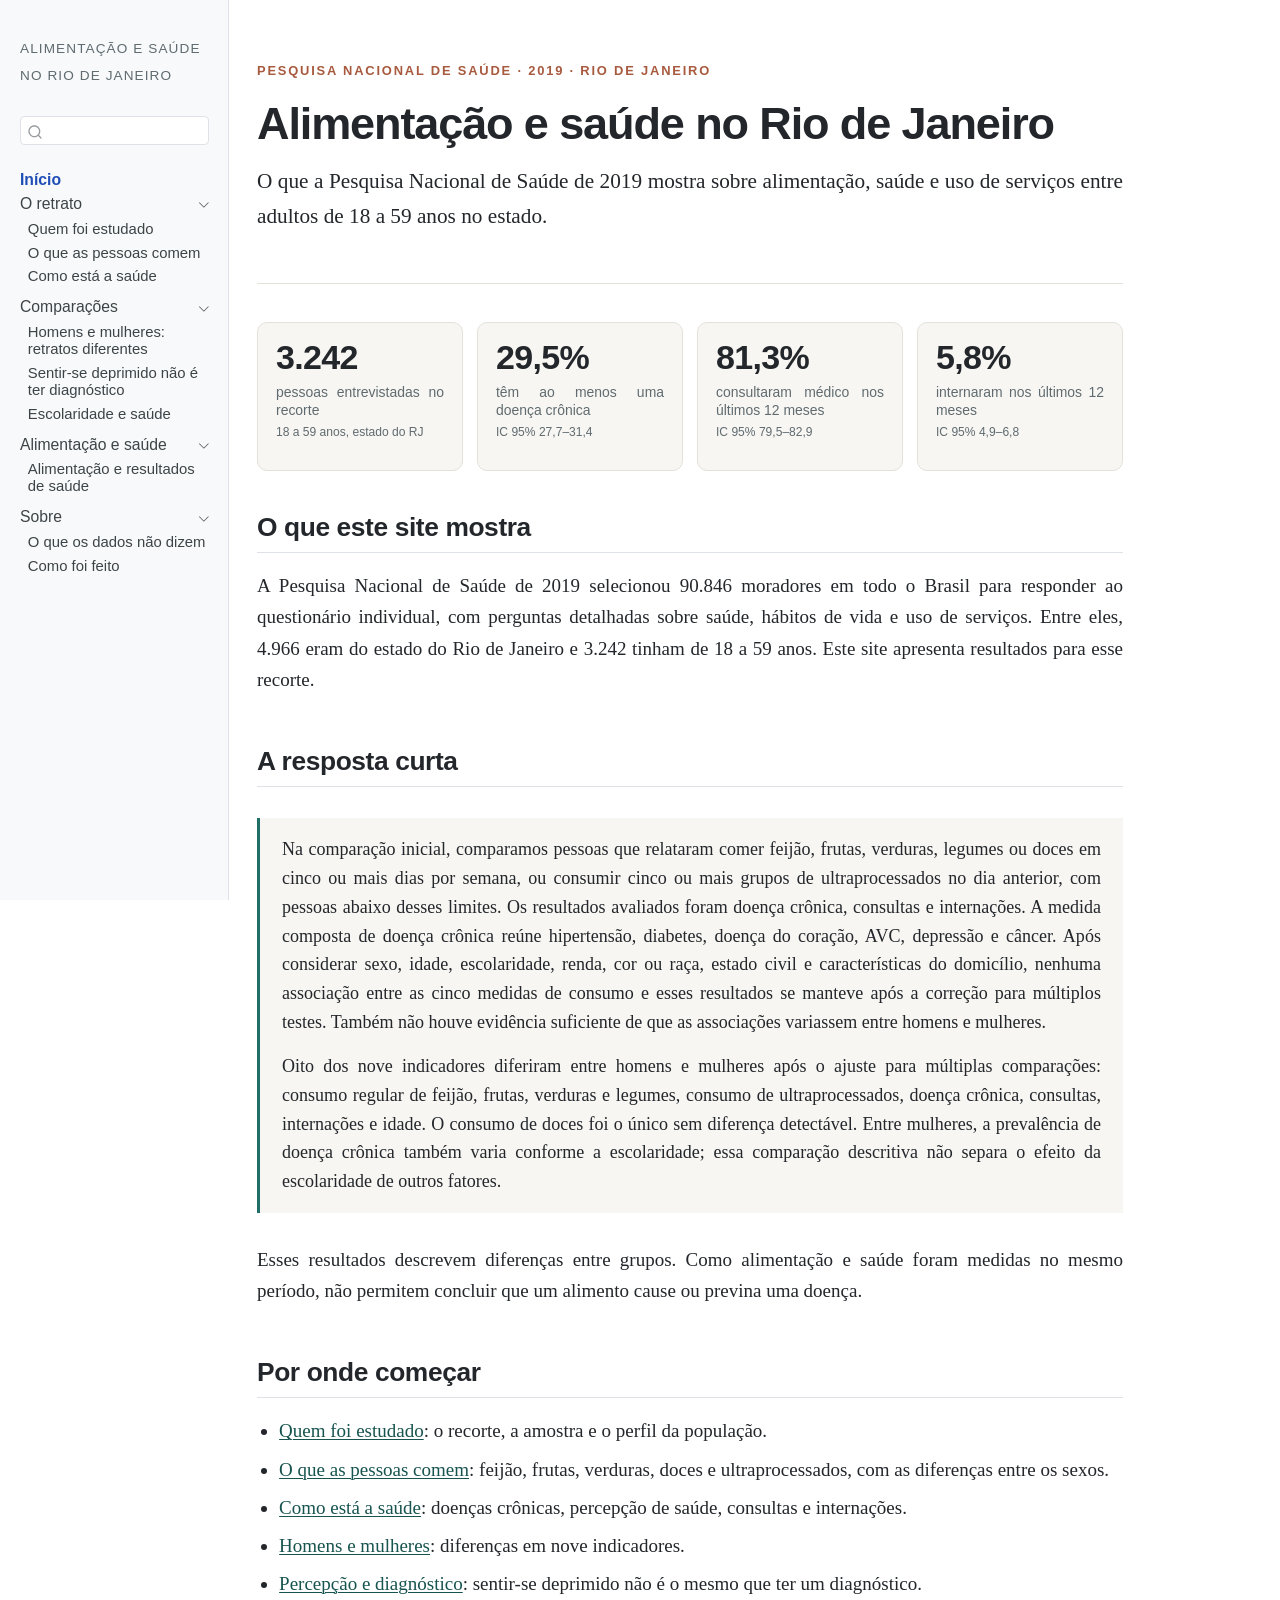
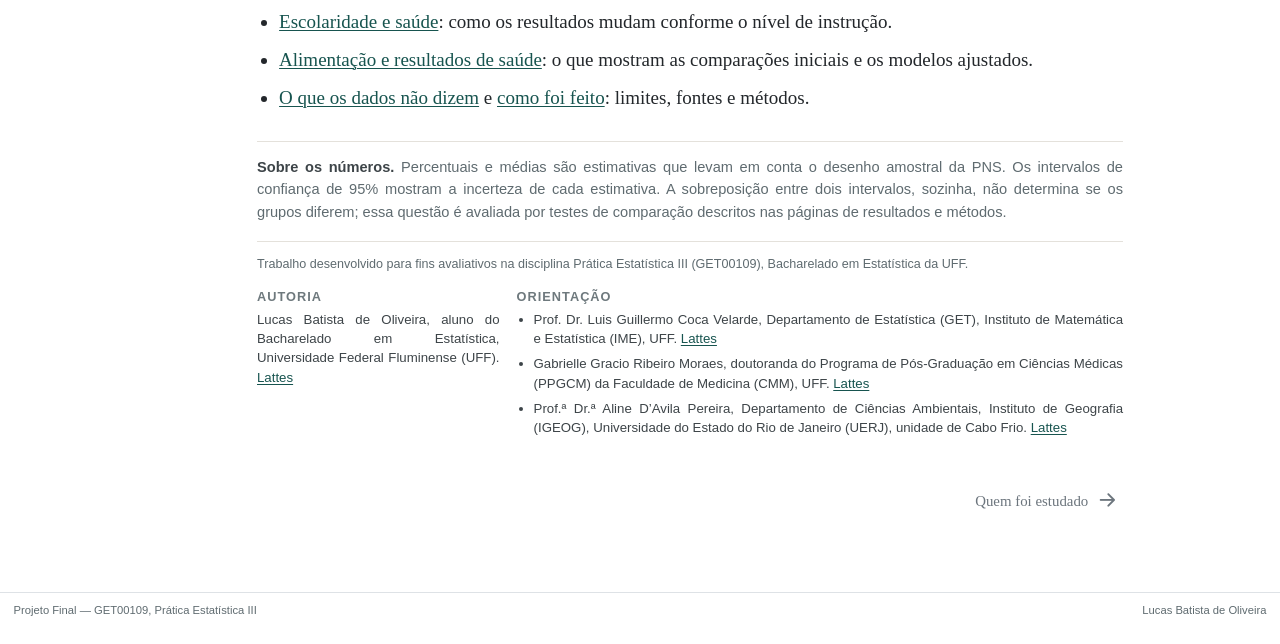
<file: index.html>
<!DOCTYPE html>
<html xmlns="http://www.w3.org/1999/xhtml" lang="pt-BR" xml:lang="pt-BR"><head>

<meta charset="utf-8">
<meta name="generator" content="quarto-1.10.18">

<meta name="viewport" content="width=device-width, initial-scale=1.0, user-scalable=yes">


<title>Alimentação e saúde no Rio de Janeiro</title>
<style>
/* Default styles provided by pandoc.
** See https://pandoc.org/MANUAL.html#variables-for-html for config info.
*/
span.smallcaps{font-variant: small-caps;}
div.columns{display: flex; gap: 1.5em;}
div.column{flex: auto;}
@media screen {
div.columns{gap: min(4vw, 1.5em);}
div.column{overflow-x: auto;}
}
div.hanging-indent{margin-left: 1.5em; text-indent: -1.5em;}
ul.task-list{list-style: none;}
ul.task-list li input[type="checkbox"] {
  width: 0.8em;
  margin: 0 0.8em 0.2em -1em; /* quarto-specific, see https://github.com/quarto-dev/quarto-cli/issues/4556 */
  vertical-align: middle;
}
</style>


<script src="site_libs/quarto-nav/quarto-nav.js"></script>
<script src="site_libs/quarto-nav/headroom.min.js"></script>
<script src="site_libs/clipboard/clipboard.min.js"></script>
<script src="site_libs/quarto-search/autocomplete.umd.js"></script>
<script src="site_libs/quarto-search/fuse.min.js"></script>
<script src="site_libs/quarto-search/quarto-search.js"></script>
<meta name="quarto:offset" content="./">
<link href="./quem-foi-estudado.html" rel="next">
<script src="site_libs/quarto-html/quarto.js" type="module"></script>
<script src="site_libs/quarto-html/tabsets/tabsets.js" type="module"></script>
<script src="site_libs/quarto-html/popper.min.js"></script>
<script src="site_libs/quarto-html/tippy.umd.min.js"></script>
<script src="site_libs/quarto-html/anchor.min.js"></script>
<link href="site_libs/quarto-html/tippy.css" rel="stylesheet">
<link href="site_libs/quarto-html/quarto-syntax-highlighting-64a204ab8560d761af7679ceaba22944.css" rel="stylesheet" id="quarto-text-highlighting-styles">
<script src="site_libs/bootstrap/bootstrap.min.js"></script>
<link href="site_libs/bootstrap/bootstrap-icons.css" rel="stylesheet">
<link href="site_libs/bootstrap/bootstrap-2c353fb1ee9795f3e46801e7bd733d82.min.css" rel="stylesheet" append-hash="true" id="quarto-bootstrap" data-mode="light">
<script id="quarto-search-options" type="application/json">{
  "location": "sidebar",
  "copy-button": false,
  "collapse-after": 3,
  "panel-placement": "start",
  "type": "textbox",
  "limit": 50,
  "keyboard-shortcut": [
    "f",
    "/",
    "s"
  ],
  "show-item-context": false,
  "language": {
    "search-no-results-text": "Nenhum resultado",
    "search-matching-documents-text": "documentos correspondentes",
    "search-copy-link-title": "Copiar link para a busca",
    "search-hide-matches-text": "Esconder correspondências adicionais",
    "search-more-match-text": "mais correspondência neste documento",
    "search-more-matches-text": "mais correspondências neste documento",
    "search-clear-button-title": "Limpar",
    "search-text-placeholder": "",
    "search-detached-cancel-button-title": "Cancelar",
    "search-submit-button-title": "Enviar",
    "search-label": "Procurar"
  }
}</script>
<style>html{ scroll-behavior: smooth; }</style>
<style>#title-block-header { display: none; }</style>
<meta name="description" content="Resultados da PNS 2019 para adultos de 18 a 59 anos no Rio de Janeiro, em linguagem acessível.">
<meta property="og:title" content="Alimentação e saúde no Rio de Janeiro">
<meta property="og:description" content="O que a Pesquisa Nacional de Saúde de 2019 mostra sobre alimentação, doenças e uso de serviços entre adultos de 18 a 59 anos no estado do Rio de Janeiro.">
<meta property="og:type" content="website">
<meta property="og:url" content="https://grugg8.github.io/saude-e-alimentacao-rj/">


<link rel="stylesheet" href="styles.css">
</head>

<body class="nav-sidebar docked fullcontent quarto-light">

<div id="quarto-search-results"></div>
  <header id="quarto-header" class="headroom fixed-top">
  <nav class="quarto-secondary-nav">
    <div class="container-fluid d-flex">
      <button type="button" class="quarto-btn-toggle btn" data-bs-toggle="collapse" role="button" data-bs-target=".quarto-sidebar-collapse-item" aria-controls="quarto-sidebar" aria-expanded="false" aria-label="Alternar barra lateral" onclick="if (window.quartoToggleHeadroom) { window.quartoToggleHeadroom(); }">
        <i class="bi bi-layout-text-sidebar-reverse"></i>
      </button>
        <a class="flex-grow-1 no-decor" role="navigation" data-bs-toggle="collapse" data-bs-target=".quarto-sidebar-collapse-item" aria-controls="quarto-sidebar" aria-expanded="false" aria-label="Alternar barra lateral" onclick="if (window.quartoToggleHeadroom) { window.quartoToggleHeadroom(); }">
          <h1 class="quarto-secondary-nav-title">Alimentação e saúde no Rio de Janeiro</h1>
        </a>
      <button type="button" class="btn quarto-search-button" aria-label="Procurar" onclick="window.quartoOpenSearch();">
        <i class="bi bi-search"></i>
      </button>
    </div>
  </nav>
</header>
<!-- content -->
<div id="quarto-content" class="quarto-container page-columns page-rows-contents page-layout-article">
<!-- sidebar -->
  <nav id="quarto-sidebar" class="sidebar collapse collapse-horizontal quarto-sidebar-collapse-item sidebar-navigation docked overflow-auto">
    <div class="pt-lg-2 mt-2 text-left sidebar-header">
    <div class="sidebar-title mb-0 py-0">
      <a href="./">Alimentação e saúde no Rio de Janeiro</a>
    </div>
      </div>
        <div class="mt-2 flex-shrink-0 align-items-center">
        <div class="sidebar-search">
        <div id="quarto-search" class="" title="Procurar"></div>
        </div>
        </div>
    <div class="sidebar-menu-container">
    <ul class="list-unstyled mt-1">
        <li class="sidebar-item">
  <div class="sidebar-item-container">
  <a href="./index.html" class="sidebar-item-text sidebar-link active">
 <span class="menu-text">Início</span></a>
  </div>
</li>
        <li class="sidebar-item sidebar-item-section">
      <div class="sidebar-item-container">
            <a class="sidebar-item-text sidebar-link text-start" data-bs-toggle="collapse" data-bs-target="#quarto-sidebar-section-1" role="navigation" aria-expanded="true">
 <span class="menu-text">O retrato</span></a>
          <a class="sidebar-item-toggle text-start" data-bs-toggle="collapse" data-bs-target="#quarto-sidebar-section-1" role="navigation" aria-expanded="true" aria-label="Alternar seção">
            <i class="bi bi-chevron-right ms-2"></i>
          </a>
      </div>
      <ul id="quarto-sidebar-section-1" class="collapse list-unstyled sidebar-section depth1 show">
          <li class="sidebar-item">
  <div class="sidebar-item-container">
  <a href="./quem-foi-estudado.html" class="sidebar-item-text sidebar-link">
 <span class="menu-text">Quem foi estudado</span></a>
  </div>
</li>
          <li class="sidebar-item">
  <div class="sidebar-item-container">
  <a href="./alimentacao.html" class="sidebar-item-text sidebar-link">
 <span class="menu-text">O que as pessoas comem</span></a>
  </div>
</li>
          <li class="sidebar-item">
  <div class="sidebar-item-container">
  <a href="./saude.html" class="sidebar-item-text sidebar-link">
 <span class="menu-text">Como está a saúde</span></a>
  </div>
</li>
      </ul>
  </li>
        <li class="sidebar-item sidebar-item-section">
      <div class="sidebar-item-container">
            <a class="sidebar-item-text sidebar-link text-start" data-bs-toggle="collapse" data-bs-target="#quarto-sidebar-section-2" role="navigation" aria-expanded="true">
 <span class="menu-text">Comparações</span></a>
          <a class="sidebar-item-toggle text-start" data-bs-toggle="collapse" data-bs-target="#quarto-sidebar-section-2" role="navigation" aria-expanded="true" aria-label="Alternar seção">
            <i class="bi bi-chevron-right ms-2"></i>
          </a>
      </div>
      <ul id="quarto-sidebar-section-2" class="collapse list-unstyled sidebar-section depth1 show">
          <li class="sidebar-item">
  <div class="sidebar-item-container">
  <a href="./homens-mulheres.html" class="sidebar-item-text sidebar-link">
 <span class="menu-text">Homens e mulheres: retratos diferentes</span></a>
  </div>
</li>
          <li class="sidebar-item">
  <div class="sidebar-item-container">
  <a href="./percepcao.html" class="sidebar-item-text sidebar-link">
 <span class="menu-text">Sentir-se deprimido não é ter diagnóstico</span></a>
  </div>
</li>
          <li class="sidebar-item">
  <div class="sidebar-item-container">
  <a href="./desigualdade.html" class="sidebar-item-text sidebar-link">
 <span class="menu-text">Escolaridade e saúde</span></a>
  </div>
</li>
      </ul>
  </li>
        <li class="sidebar-item sidebar-item-section">
      <div class="sidebar-item-container">
            <a class="sidebar-item-text sidebar-link text-start" data-bs-toggle="collapse" data-bs-target="#quarto-sidebar-section-3" role="navigation" aria-expanded="true">
 <span class="menu-text">Alimentação e saúde</span></a>
          <a class="sidebar-item-toggle text-start" data-bs-toggle="collapse" data-bs-target="#quarto-sidebar-section-3" role="navigation" aria-expanded="true" aria-label="Alternar seção">
            <i class="bi bi-chevron-right ms-2"></i>
          </a>
      </div>
      <ul id="quarto-sidebar-section-3" class="collapse list-unstyled sidebar-section depth1 show">
          <li class="sidebar-item">
  <div class="sidebar-item-container">
  <a href="./alimentacao-e-saude.html" class="sidebar-item-text sidebar-link">
 <span class="menu-text">Alimentação e resultados de saúde</span></a>
  </div>
</li>
      </ul>
  </li>
        <li class="sidebar-item sidebar-item-section">
      <div class="sidebar-item-container">
            <a class="sidebar-item-text sidebar-link text-start" data-bs-toggle="collapse" data-bs-target="#quarto-sidebar-section-4" role="navigation" aria-expanded="true">
 <span class="menu-text">Sobre</span></a>
          <a class="sidebar-item-toggle text-start" data-bs-toggle="collapse" data-bs-target="#quarto-sidebar-section-4" role="navigation" aria-expanded="true" aria-label="Alternar seção">
            <i class="bi bi-chevron-right ms-2"></i>
          </a>
      </div>
      <ul id="quarto-sidebar-section-4" class="collapse list-unstyled sidebar-section depth1 show">
          <li class="sidebar-item">
  <div class="sidebar-item-container">
  <a href="./limites.html" class="sidebar-item-text sidebar-link">
 <span class="menu-text">O que os dados não dizem</span></a>
  </div>
</li>
          <li class="sidebar-item">
  <div class="sidebar-item-container">
  <a href="./metodos.html" class="sidebar-item-text sidebar-link">
 <span class="menu-text">Como foi feito</span></a>
  </div>
</li>
      </ul>
  </li>
    </ul>
    </div>
</nav>
<div id="quarto-sidebar-glass" class="quarto-sidebar-collapse-item" data-bs-toggle="collapse" data-bs-target=".quarto-sidebar-collapse-item"></div>
<!-- margin-sidebar -->

<!-- main -->
<main class="content" id="quarto-document-content">

<header id="title-block-header" class="quarto-title-block default">
<div class="quarto-title">
<h1 class="title d-none d-lg-block">Alimentação e saúde no Rio de Janeiro</h1>
</div>



<div class="quarto-title-meta">




  </div>



</header>


<div class="hero">
<p><span class="kicker">Pesquisa Nacional de Saúde · 2019 · Rio de Janeiro</span></p>
<section id="alimentação-e-saúde-no-rio-de-janeiro" class="level1">
<h1>Alimentação e saúde no Rio de Janeiro</h1>
<p><span class="lead">O que a Pesquisa Nacional de Saúde de 2019 mostra sobre alimentação, saúde e uso de serviços entre adultos de 18 a 59 anos no estado.</span></p>
</section>
</div>
<div class="cartoes">
<div class="cartao">
<p><span class="valor">3.242</span> <span class="rotulo">pessoas entrevistadas no recorte</span> <span class="fonte">18 a 59 anos, estado do RJ</span></p>
</div>
<div class="cartao">
<p><span class="valor">29,5%</span> <span class="rotulo">têm ao menos uma doença crônica</span> <span class="fonte">IC 95% 27,7–31,4</span></p>
</div>
<div class="cartao">
<p><span class="valor">81,3%</span> <span class="rotulo">consultaram médico nos últimos 12 meses</span> <span class="fonte">IC 95% 79,5–82,9</span></p>
</div>
<div class="cartao">
<p><span class="valor">5,8%</span> <span class="rotulo">internaram nos últimos 12 meses</span> <span class="fonte">IC 95% 4,9–6,8</span></p>
</div>
</div>
<section id="o-que-este-site-mostra" class="level2">
<h2 class="anchored" data-anchor-id="o-que-este-site-mostra">O que este site mostra</h2>
<p>A Pesquisa Nacional de Saúde de 2019 selecionou 90.846 moradores em todo o Brasil para responder ao questionário individual, com perguntas detalhadas sobre saúde, hábitos de vida e uso de serviços. Entre eles, 4.966 eram do estado do Rio de Janeiro e 3.242 tinham de 18 a 59 anos. Este site apresenta resultados para esse recorte.</p>
</section>
<section id="a-resposta-curta" class="level2">
<h2 class="anchored" data-anchor-id="a-resposta-curta">A resposta curta</h2>
<div class="destaque">
<p>Na comparação inicial, comparamos pessoas que relataram comer feijão, frutas, verduras, legumes ou doces em cinco ou mais dias por semana, ou consumir cinco ou mais grupos de ultraprocessados no dia anterior, com pessoas abaixo desses limites. Os resultados avaliados foram doença crônica, consultas e internações. A medida composta de doença crônica reúne hipertensão, diabetes, doença do coração, AVC, depressão e câncer. Após considerar sexo, idade, escolaridade, renda, cor ou raça, estado civil e características do domicílio, nenhuma associação entre as cinco medidas de consumo e esses resultados se manteve após a correção para múltiplos testes. Também não houve evidência suficiente de que as associações variassem entre homens e mulheres.</p>
<p>Oito dos nove indicadores diferiram entre homens e mulheres após o ajuste para múltiplas comparações: consumo regular de feijão, frutas, verduras e legumes, consumo de ultraprocessados, doença crônica, consultas, internações e idade. O consumo de doces foi o único sem diferença detectável. Entre mulheres, a prevalência de doença crônica também varia conforme a escolaridade; essa comparação descritiva não separa o efeito da escolaridade de outros fatores.</p>
</div>
<p>Esses resultados descrevem diferenças entre grupos. Como alimentação e saúde foram medidas no mesmo período, não permitem concluir que um alimento cause ou previna uma doença.</p>
</section>
<section id="por-onde-começar" class="level2">
<h2 class="anchored" data-anchor-id="por-onde-começar">Por onde começar</h2>
<ul>
<li><strong><a href="./quem-foi-estudado.html">Quem foi estudado</a></strong>: o recorte, a amostra e o perfil da população.</li>
<li><strong><a href="./alimentacao.html">O que as pessoas comem</a></strong>: feijão, frutas, verduras, doces e ultraprocessados, com as diferenças entre os sexos.</li>
<li><strong><a href="./saude.html">Como está a saúde</a></strong>: doenças crônicas, percepção de saúde, consultas e internações.</li>
<li><strong><a href="./homens-mulheres.html">Homens e mulheres</a></strong>: diferenças em nove indicadores.</li>
<li><strong><a href="./percepcao.html">Percepção e diagnóstico</a></strong>: sentir-se deprimido não é o mesmo que ter um diagnóstico.</li>
<li><strong><a href="./desigualdade.html">Escolaridade e saúde</a></strong>: como os resultados mudam conforme o nível de instrução.</li>
<li><strong><a href="./alimentacao-e-saude.html">Alimentação e resultados de saúde</a></strong>: o que mostram as comparações iniciais e os modelos ajustados.</li>
<li><strong><a href="./limites.html">O que os dados não dizem</a></strong> e <strong><a href="./metodos.html">como foi feito</a></strong>: limites, fontes e métodos.</li>
</ul>
<div class="nota">
<p><strong>Sobre os números.</strong> Percentuais e médias são estimativas que levam em conta o desenho amostral da PNS. Os intervalos de confiança de 95% mostram a incerteza de cada estimativa. A sobreposição entre dois intervalos, sozinha, não determina se os grupos diferem; essa questão é avaliada por testes de comparação descritos nas páginas de resultados e métodos.</p>
</div>
<div class="creditos-home">
<p><span class="creditos-curso">Trabalho desenvolvido para fins avaliativos na disciplina Prática Estatística III (GET00109), Bacharelado em Estatística da UFF.</span></p>
<div class="creditos-grid">
<section id="autoria" class="level3 creditos-grupo">
<h3 class="anchored" data-anchor-id="autoria">Autoria</h3>
<p>Lucas Batista de Oliveira, aluno do Bacharelado em Estatística, Universidade Federal Fluminense (UFF). <a href="http://lattes.cnpq.br/7212382087349916" aria-label="Currículo Lattes de Lucas Batista de Oliveira">Lattes</a></p>
</section>
<section id="orientação" class="level3 creditos-grupo">
<h3 class="anchored" data-anchor-id="orientação">Orientação</h3>
<ul>
<li>Prof.&nbsp;Dr.&nbsp;Luis Guillermo Coca Velarde, Departamento de Estatística (GET), Instituto de Matemática e Estatística (IME), UFF. <a href="http://lattes.cnpq.br/5087016670022826" aria-label="Currículo Lattes de Luis Guillermo Coca Velarde">Lattes</a></li>
<li>Gabrielle Gracio Ribeiro Moraes, doutoranda do Programa de Pós-Graduação em Ciências Médicas (PPGCM) da Faculdade de Medicina (CMM), UFF. <a href="http://lattes.cnpq.br/1610152976166476" aria-label="Currículo Lattes de Gabrielle Gracio Ribeiro Moraes">Lattes</a></li>
<li>Prof.ª Dr.ª Aline D’Avila Pereira, Departamento de Ciências Ambientais, Instituto de Geografia (IGEOG), Universidade do Estado do Rio de Janeiro (UERJ), unidade de Cabo Frio. <a href="http://lattes.cnpq.br/5764527420063027" aria-label="Currículo Lattes de Aline D’Avila Pereira">Lattes</a></li>
</ul>
</section>
</div>
</div>


</section>

</main> <!-- /main -->
<script id="quarto-html-after-body" type="application/javascript">
  window.document.addEventListener("DOMContentLoaded", function (event) {
    const icon = "";
    const anchorJS = new window.AnchorJS();
    anchorJS.options = {
      placement: 'right',
      icon: icon
    };
    anchorJS.add('.anchored');
    const isCodeAnnotation = (el) => {
      for (const clz of el.classList) {
        if (clz.startsWith('code-annotation-')) {
          return true;
        }
      }
      return false;
    }
    const onCopySuccess = function(e) {
      // button target
      const button = e.trigger;
      // don't keep focus
      button.blur();
      // flash "checked"
      button.classList.add('code-copy-button-checked');
      var currentTitle = button.getAttribute("title");
      button.setAttribute("title", "Copiada");
      let tooltip;
      if (window.bootstrap) {
        button.setAttribute("data-bs-toggle", "tooltip");
        button.setAttribute("data-bs-placement", "left");
        button.setAttribute("data-bs-title", "Copiada");
        tooltip = new bootstrap.Tooltip(button,
          { trigger: "manual",
            customClass: "code-copy-button-tooltip",
            offset: [0, -8]});
        tooltip.show();
      }
      setTimeout(function() {
        if (tooltip) {
          tooltip.hide();
          button.removeAttribute("data-bs-title");
          button.removeAttribute("data-bs-toggle");
          button.removeAttribute("data-bs-placement");
        }
        button.setAttribute("title", currentTitle);
        button.classList.remove('code-copy-button-checked');
      }, 1000);
      // clear code selection
      e.clearSelection();
    }
    const getTextToCopy = function(trigger) {
      const outerScaffold = trigger.parentElement.cloneNode(true);
      const codeEl = outerScaffold.querySelector('code');
      for (const childEl of codeEl.children) {
        if (isCodeAnnotation(childEl)) {
          childEl.remove();
        }
      }
      return codeEl.innerText;
    }
    const clipboard = new window.ClipboardJS('.code-copy-button:not([data-in-quarto-modal])', {
      text: getTextToCopy
    });
    clipboard.on('success', onCopySuccess);
    if (window.document.getElementById('quarto-embedded-source-code-modal')) {
      const clipboardModal = new window.ClipboardJS('.code-copy-button[data-in-quarto-modal]', {
        text: getTextToCopy,
        container: window.document.getElementById('quarto-embedded-source-code-modal')
      });
      clipboardModal.on('success', onCopySuccess);
    }
      var localhostRegex = new RegExp(/^(?:http|https):\/\/localhost\:?[0-9]*\//);
      var mailtoRegex = new RegExp(/^mailto:/);
        var filterRegex = new RegExp("https:\/\/grugg8\.github\.io\/saude-e-alimentacao-rj\/");
      var isInternal = (href) => {
          return filterRegex.test(href) || localhostRegex.test(href) || mailtoRegex.test(href);
      }
      // Inspect non-navigation links and adorn them if external
     var links = window.document.querySelectorAll('a[href]:not(.nav-link):not(.navbar-brand):not(.toc-action):not(.sidebar-link):not(.sidebar-item-toggle):not(.pagination-link):not(.no-external):not([aria-hidden]):not(.dropdown-item):not(.quarto-navigation-tool):not(.about-link)');
      for (var i=0; i<links.length; i++) {
        const link = links[i];
        if (!isInternal(link.href)) {
          // undo the damage that might have been done by quarto-nav.js in the case of
          // links that we want to consider external
          if (link.dataset.originalHref !== undefined) {
            link.href = link.dataset.originalHref;
          }
            // target, if specified
            link.setAttribute("target", "_blank");
            if (link.getAttribute("rel") === null) {
              link.setAttribute("rel", "noopener");
            }
        }
      }
    function tippyHover(el, contentFn, onTriggerFn, onUntriggerFn) {
      const config = {
        allowHTML: true,
        maxWidth: 500,
        delay: 100,
        arrow: false,
        appendTo: function(el) {
            return el.parentElement;
        },
        interactive: true,
        interactiveBorder: 10,
        theme: 'quarto',
        placement: 'bottom-start',
      };
      if (contentFn) {
        config.content = contentFn;
      }
      if (onTriggerFn) {
        config.onTrigger = onTriggerFn;
      }
      if (onUntriggerFn) {
        config.onUntrigger = onUntriggerFn;
      }
      window.tippy(el, config);
    }
    const noterefs = window.document.querySelectorAll('a[role="doc-noteref"]');
    for (var i=0; i<noterefs.length; i++) {
      const ref = noterefs[i];
      tippyHover(ref, function() {
        // use id or data attribute instead here
        let href = ref.getAttribute('data-footnote-href') || ref.getAttribute('href');
        try { href = new URL(href).hash; } catch {}
        const id = href.replace(/^#\/?/, "");
        const note = window.document.getElementById(id);
        if (note) {
          return note.innerHTML;
        } else {
          return "";
        }
      });
    }
    const xrefs = window.document.querySelectorAll('a.quarto-xref');
    const processXRef = (id, note) => {
      // Strip column container classes
      const stripColumnClz = (el) => {
        el.classList.remove("page-full", "page-columns");
        if (el.children) {
          for (const child of el.children) {
            stripColumnClz(child);
          }
        }
      }
      stripColumnClz(note)
      if (id === null || id.startsWith('sec-')) {
        // Special case sections, only their first couple elements
        const container = document.createElement("div");
        if (note.children && note.children.length > 2) {
          container.appendChild(note.children[0].cloneNode(true));
          for (let i = 1; i < note.children.length; i++) {
            const child = note.children[i];
            if (child.tagName === "P" && child.innerText === "") {
              continue;
            } else {
              container.appendChild(child.cloneNode(true));
              break;
            }
          }
          if (window.Quarto?.typesetMath) {
            window.Quarto.typesetMath(container);
          }
          return container.innerHTML
        } else {
          if (window.Quarto?.typesetMath) {
            window.Quarto.typesetMath(note);
          }
          return note.innerHTML;
        }
      } else {
        // Remove any anchor links if they are present
        const anchorLink = note.querySelector('a.anchorjs-link');
        if (anchorLink) {
          anchorLink.remove();
        }
        if (window.Quarto?.typesetMath) {
          window.Quarto.typesetMath(note);
        }
        if (note.classList.contains("callout")) {
          return note.outerHTML;
        } else {
          return note.innerHTML;
        }
      }
    }
    for (var i=0; i<xrefs.length; i++) {
      const xref = xrefs[i];
      tippyHover(xref, undefined, function(instance) {
        instance.disable();
        let url = xref.getAttribute('href');
        let hash = undefined;
        if (url.startsWith('#')) {
          hash = url;
        } else {
          try { hash = new URL(url).hash; } catch {}
        }
        if (hash) {
          const id = hash.replace(/^#\/?/, "");
          const note = window.document.getElementById(id);
          if (note !== null) {
            try {
              const html = processXRef(id, note.cloneNode(true));
              instance.setContent(html);
            } finally {
              instance.enable();
              instance.show();
            }
          } else {
            // See if we can fetch this
            fetch(url.split('#')[0])
            .then(res => res.text())
            .then(html => {
              const parser = new DOMParser();
              const htmlDoc = parser.parseFromString(html, "text/html");
              const note = htmlDoc.getElementById(id);
              if (note !== null) {
                const html = processXRef(id, note);
                instance.setContent(html);
              }
            }).finally(() => {
              instance.enable();
              instance.show();
            });
          }
        } else {
          // See if we can fetch a full url (with no hash to target)
          // This is a special case and we should probably do some content thinning / targeting
          fetch(url)
          .then(res => res.text())
          .then(html => {
            const parser = new DOMParser();
            const htmlDoc = parser.parseFromString(html, "text/html");
            const note = htmlDoc.querySelector('main.content');
            if (note !== null) {
              // This should only happen for chapter cross references
              // (since there is no id in the URL)
              // remove the first header
              if (note.children.length > 0 && note.children[0].tagName === "HEADER") {
                note.children[0].remove();
              }
              const html = processXRef(null, note);
              instance.setContent(html);
            }
          }).finally(() => {
            instance.enable();
            instance.show();
          });
        }
      }, function(instance) {
      });
    }
        let selectedAnnoteEl;
        const selectorForAnnotation = ( cell, annotation) => {
          let cellAttr = 'data-code-cell="' + cell + '"';
          let lineAttr = 'data-code-annotation="' +  annotation + '"';
          const selector = 'span[' + cellAttr + '][' + lineAttr + ']';
          return selector;
        }
        const selectCodeLines = (annoteEl) => {
          const doc = window.document;
          const targetCell = annoteEl.getAttribute("data-target-cell");
          const targetAnnotation = annoteEl.getAttribute("data-target-annotation");
          const annoteSpan = window.document.querySelector(selectorForAnnotation(targetCell, targetAnnotation));
          const lines = annoteSpan.getAttribute("data-code-lines").split(",");
          const lineIds = lines.map((line) => {
            return targetCell + "-" + line;
          })
          let top = null;
          let height = null;
          let parent = null;
          if (lineIds.length > 0) {
              //compute the position of the single el (top and bottom and make a div)
              const el = window.document.getElementById(lineIds[0]);
              top = el.offsetTop;
              height = el.offsetHeight;
              parent = el.parentElement.parentElement;
            if (lineIds.length > 1) {
              const lastEl = window.document.getElementById(lineIds[lineIds.length - 1]);
              const bottom = lastEl.offsetTop + lastEl.offsetHeight;
              height = bottom - top;
            }
            if (top !== null && height !== null && parent !== null) {
              // cook up a div (if necessary) and position it
              let div = window.document.getElementById("code-annotation-line-highlight");
              if (div === null) {
                div = window.document.createElement("div");
                div.setAttribute("id", "code-annotation-line-highlight");
                div.style.position = 'absolute';
                parent.appendChild(div);
              }
              div.style.top = top - 2 + "px";
              div.style.height = height + 4 + "px";
              div.style.left = 0;
              let gutterDiv = window.document.getElementById("code-annotation-line-highlight-gutter");
              if (gutterDiv === null) {
                gutterDiv = window.document.createElement("div");
                gutterDiv.setAttribute("id", "code-annotation-line-highlight-gutter");
                gutterDiv.style.position = 'absolute';
                const codeCell = window.document.getElementById(targetCell);
                const gutter = codeCell.querySelector('.code-annotation-gutter');
                gutter.appendChild(gutterDiv);
              }
              gutterDiv.style.top = top - 2 + "px";
              gutterDiv.style.height = height + 4 + "px";
            }
            selectedAnnoteEl = annoteEl;
          }
        };
        const unselectCodeLines = () => {
          const elementsIds = ["code-annotation-line-highlight", "code-annotation-line-highlight-gutter"];
          elementsIds.forEach((elId) => {
            const div = window.document.getElementById(elId);
            if (div) {
              div.remove();
            }
          });
          selectedAnnoteEl = undefined;
        };
          // Handle positioning of the toggle
      window.addEventListener(
        "resize",
        throttle(() => {
          elRect = undefined;
          if (selectedAnnoteEl) {
            selectCodeLines(selectedAnnoteEl);
          }
        }, 10)
      );
      function throttle(fn, ms) {
      let throttle = false;
      let timer;
        return (...args) => {
          if(!throttle) { // first call gets through
              fn.apply(this, args);
              throttle = true;
          } else { // all the others get throttled
              if(timer) clearTimeout(timer); // cancel #2
              timer = setTimeout(() => {
                fn.apply(this, args);
                timer = throttle = false;
              }, ms);
          }
        };
      }
        // Attach click handler to the DT
        const annoteDls = window.document.querySelectorAll('dt[data-target-cell]');
        for (const annoteDlNode of annoteDls) {
          annoteDlNode.addEventListener('click', (event) => {
            const clickedEl = event.target;
            if (clickedEl !== selectedAnnoteEl) {
              unselectCodeLines();
              const activeEl = window.document.querySelector('dt[data-target-cell].code-annotation-active');
              if (activeEl) {
                activeEl.classList.remove('code-annotation-active');
              }
              selectCodeLines(clickedEl);
              clickedEl.classList.add('code-annotation-active');
            } else {
              // Unselect the line
              unselectCodeLines();
              clickedEl.classList.remove('code-annotation-active');
            }
          });
        }
    const findCites = (el) => {
      const parentEl = el.parentElement;
      if (parentEl) {
        const cites = parentEl.dataset.cites;
        if (cites) {
          return {
            el,
            cites: cites.split(' ')
          };
        } else {
          return findCites(el.parentElement)
        }
      } else {
        return undefined;
      }
    };
    var bibliorefs = window.document.querySelectorAll('a[role="doc-biblioref"]');
    for (var i=0; i<bibliorefs.length; i++) {
      const ref = bibliorefs[i];
      const citeInfo = findCites(ref);
      if (citeInfo) {
        tippyHover(citeInfo.el, function() {
          var popup = window.document.createElement('div');
          citeInfo.cites.forEach(function(cite) {
            var citeDiv = window.document.createElement('div');
            citeDiv.classList.add('hanging-indent');
            citeDiv.classList.add('csl-entry');
            var biblioDiv = window.document.getElementById('ref-' + cite);
            if (biblioDiv) {
              citeDiv.innerHTML = biblioDiv.innerHTML;
            }
            popup.appendChild(citeDiv);
          });
          return popup.innerHTML;
        });
      }
    }
  });
  </script>
<nav class="page-navigation">
  <div class="nav-page nav-page-previous">
  </div>
  <div class="nav-page nav-page-next">
      <a href="./quem-foi-estudado.html" class="pagination-link" aria-label="Quem foi estudado">
        <span class="nav-page-text">Quem foi estudado</span> <i class="bi bi-arrow-right-short"></i>
      </a>
  </div>
</nav>
</div> <!-- /content -->
<footer class="footer">
  <div class="nav-footer">
    <div class="nav-footer-left">
<p>Projeto Final — GET00109, Prática Estatística III</p>
</div>
    <div class="nav-footer-center">
      &nbsp;
    </div>
    <div class="nav-footer-right">
<p>Lucas Batista de Oliveira</p>
</div>
  </div>
</footer>
<script src="assets/tabelas.js"></script>




<script src="site_libs/quarto-html/zenscroll-min.js"></script>
</body></html>
</file>
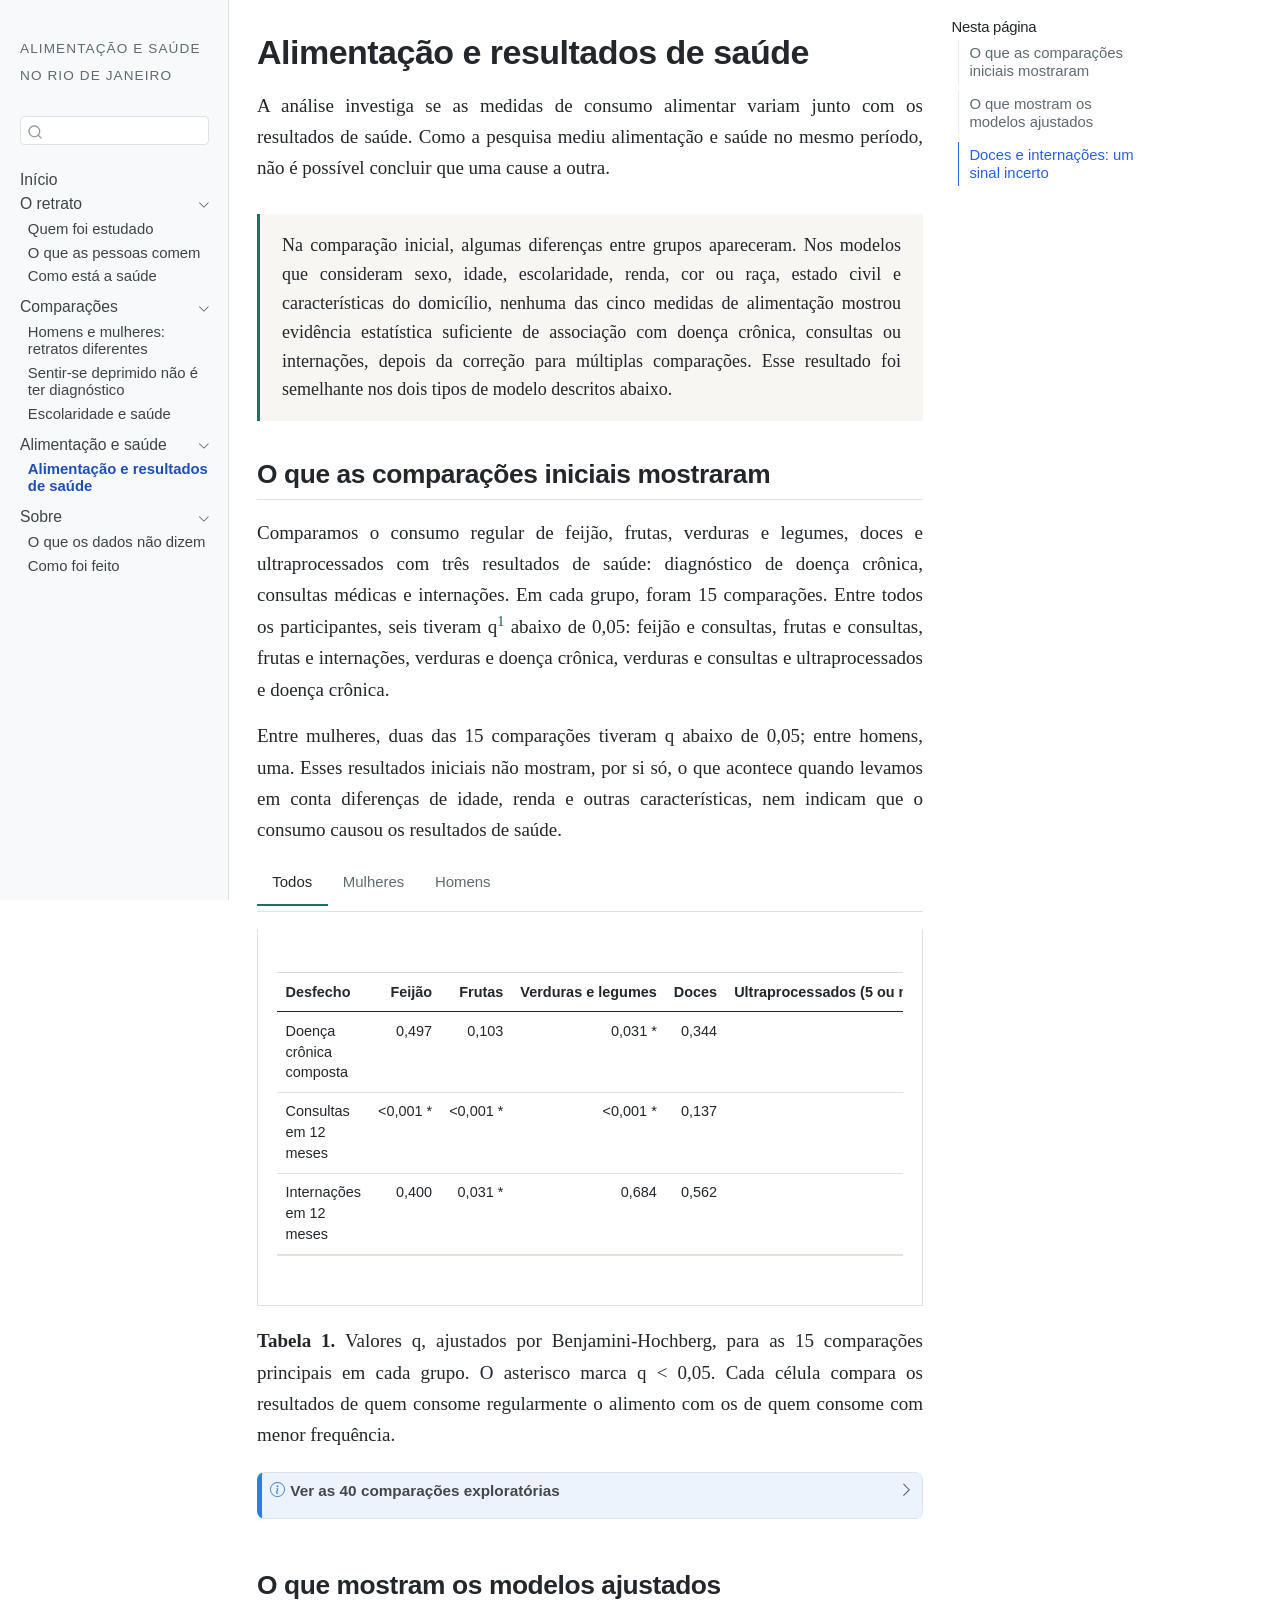
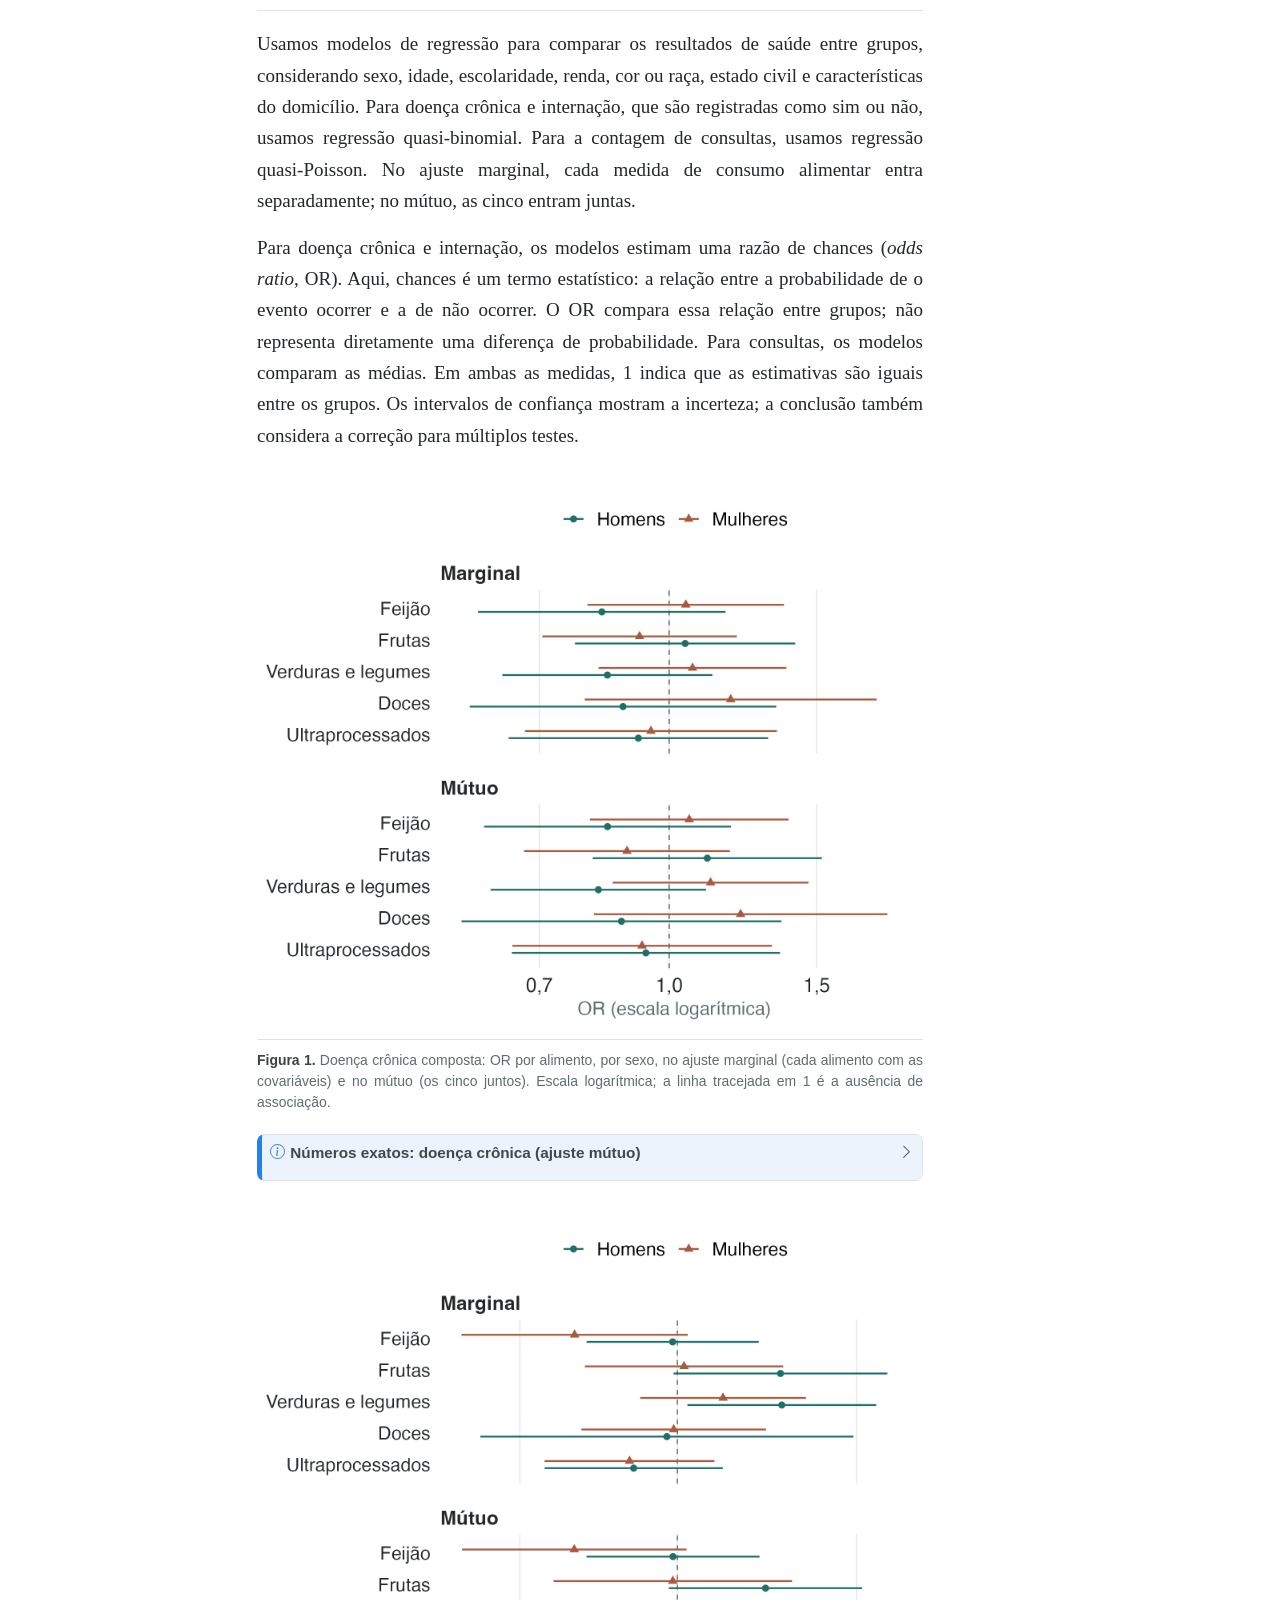
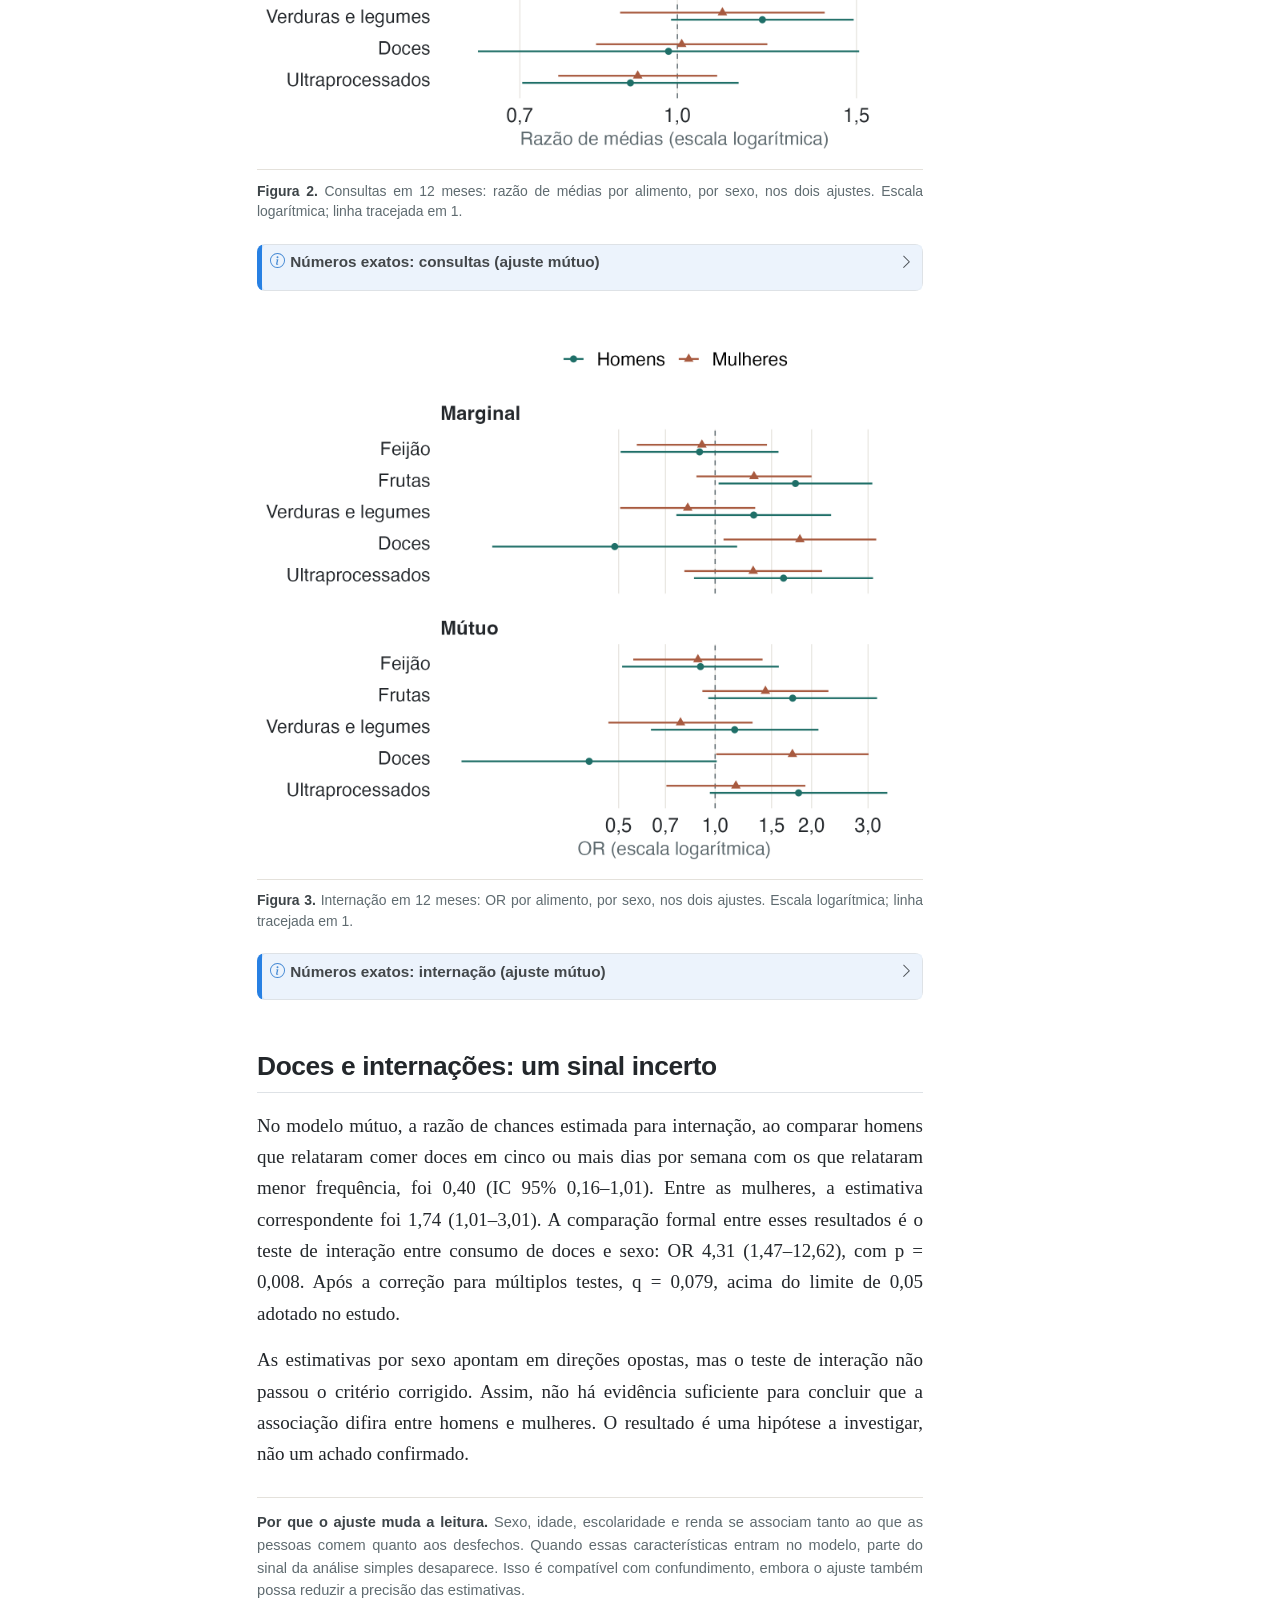
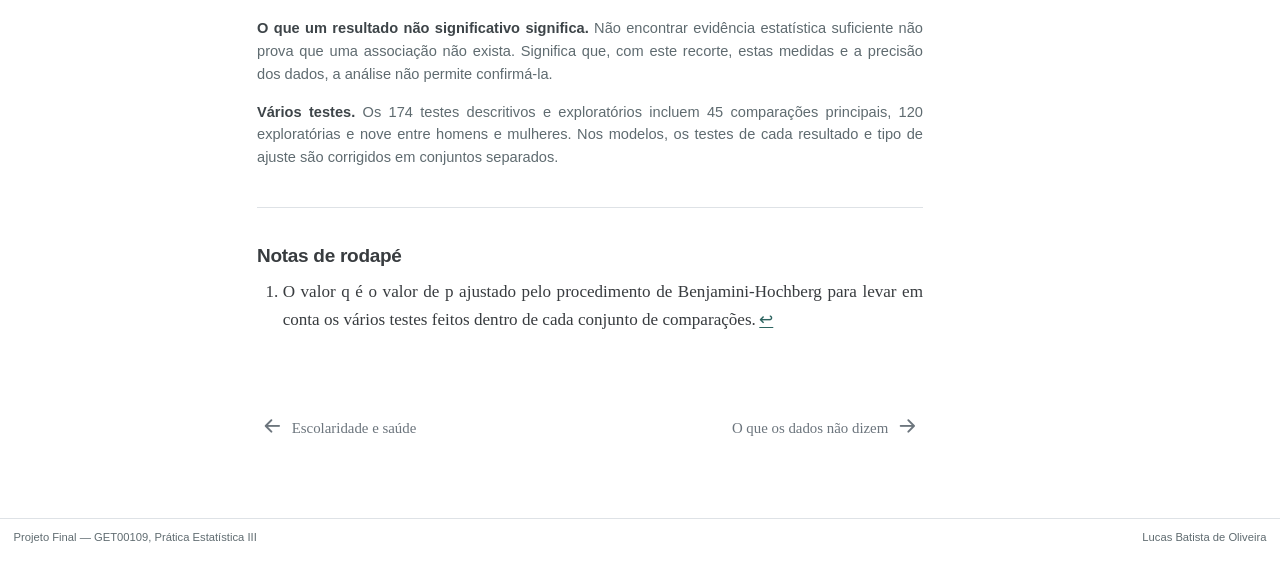
<file: alimentacao-e-saude.html>
<!DOCTYPE html>
<html xmlns="http://www.w3.org/1999/xhtml" lang="pt-BR" xml:lang="pt-BR"><head>

<meta charset="utf-8">
<meta name="generator" content="quarto-1.10.18">

<meta name="viewport" content="width=device-width, initial-scale=1.0, user-scalable=yes">


<title>Alimentação e resultados de saúde – Alimentação e saúde no Rio de Janeiro</title>
<style>
/* Default styles provided by pandoc.
** See https://pandoc.org/MANUAL.html#variables-for-html for config info.
*/
span.smallcaps{font-variant: small-caps;}
div.columns{display: flex; gap: 1.5em;}
div.column{flex: auto;}
@media screen {
div.columns{gap: min(4vw, 1.5em);}
div.column{overflow-x: auto;}
}
div.hanging-indent{margin-left: 1.5em; text-indent: -1.5em;}
ul.task-list{list-style: none;}
ul.task-list li input[type="checkbox"] {
  width: 0.8em;
  margin: 0 0.8em 0.2em -1em; /* quarto-specific, see https://github.com/quarto-dev/quarto-cli/issues/4556 */
  vertical-align: middle;
}
</style>


<script src="site_libs/quarto-nav/quarto-nav.js"></script>
<script src="site_libs/quarto-nav/headroom.min.js"></script>
<script src="site_libs/clipboard/clipboard.min.js"></script>
<script src="site_libs/quarto-search/autocomplete.umd.js"></script>
<script src="site_libs/quarto-search/fuse.min.js"></script>
<script src="site_libs/quarto-search/quarto-search.js"></script>
<meta name="quarto:offset" content="./">
<link href="./limites.html" rel="next">
<link href="./desigualdade.html" rel="prev">
<script src="site_libs/quarto-html/quarto.js" type="module"></script>
<script src="site_libs/quarto-html/tabsets/tabsets.js" type="module"></script>
<script src="site_libs/quarto-html/popper.min.js"></script>
<script src="site_libs/quarto-html/tippy.umd.min.js"></script>
<script src="site_libs/quarto-html/anchor.min.js"></script>
<link href="site_libs/quarto-html/tippy.css" rel="stylesheet">
<link href="site_libs/quarto-html/quarto-syntax-highlighting-64a204ab8560d761af7679ceaba22944.css" rel="stylesheet" id="quarto-text-highlighting-styles">
<script src="site_libs/bootstrap/bootstrap.min.js"></script>
<link href="site_libs/bootstrap/bootstrap-icons.css" rel="stylesheet">
<link href="site_libs/bootstrap/bootstrap-2c353fb1ee9795f3e46801e7bd733d82.min.css" rel="stylesheet" append-hash="true" id="quarto-bootstrap" data-mode="light">
<script id="quarto-search-options" type="application/json">{
  "location": "sidebar",
  "copy-button": false,
  "collapse-after": 3,
  "panel-placement": "start",
  "type": "textbox",
  "limit": 50,
  "keyboard-shortcut": [
    "f",
    "/",
    "s"
  ],
  "show-item-context": false,
  "language": {
    "search-no-results-text": "Nenhum resultado",
    "search-matching-documents-text": "documentos correspondentes",
    "search-copy-link-title": "Copiar link para a busca",
    "search-hide-matches-text": "Esconder correspondências adicionais",
    "search-more-match-text": "mais correspondência neste documento",
    "search-more-matches-text": "mais correspondências neste documento",
    "search-clear-button-title": "Limpar",
    "search-text-placeholder": "",
    "search-detached-cancel-button-title": "Cancelar",
    "search-submit-button-title": "Enviar",
    "search-label": "Procurar"
  }
}</script>
<style>html{ scroll-behavior: smooth; }</style>
<meta name="description" content="Resultados da PNS 2019 para adultos de 18 a 59 anos no Rio de Janeiro, em linguagem acessível.">
<meta property="og:title" content="Alimentação e resultados de saúde – Alimentação e saúde no Rio de Janeiro">
<meta property="og:description" content="O que a Pesquisa Nacional de Saúde de 2019 mostra sobre alimentação, doenças e uso de serviços entre adultos de 18 a 59 anos no estado do Rio de Janeiro.">
<meta property="og:type" content="website">


<link rel="stylesheet" href="styles.css">
</head>

<body class="nav-sidebar docked quarto-light">

<div id="quarto-search-results"></div>
  <header id="quarto-header" class="headroom fixed-top">
  <nav class="quarto-secondary-nav">
    <div class="container-fluid d-flex">
      <button type="button" class="quarto-btn-toggle btn" data-bs-toggle="collapse" role="button" data-bs-target=".quarto-sidebar-collapse-item" aria-controls="quarto-sidebar" aria-expanded="false" aria-label="Alternar barra lateral" onclick="if (window.quartoToggleHeadroom) { window.quartoToggleHeadroom(); }">
        <i class="bi bi-layout-text-sidebar-reverse"></i>
      </button>
        <a class="flex-grow-1 no-decor" role="navigation" data-bs-toggle="collapse" data-bs-target=".quarto-sidebar-collapse-item" aria-controls="quarto-sidebar" aria-expanded="false" aria-label="Alternar barra lateral" onclick="if (window.quartoToggleHeadroom) { window.quartoToggleHeadroom(); }">
          <h1 class="quarto-secondary-nav-title">Alimentação e resultados de saúde</h1>
        </a>
      <button type="button" class="btn quarto-search-button" aria-label="Procurar" onclick="window.quartoOpenSearch();">
        <i class="bi bi-search"></i>
      </button>
    </div>
  </nav>
</header>
<!-- content -->
<div id="quarto-content" class="quarto-container page-columns page-rows-contents page-layout-article">
<!-- sidebar -->
  <nav id="quarto-sidebar" class="sidebar collapse collapse-horizontal quarto-sidebar-collapse-item sidebar-navigation docked overflow-auto">
    <div class="pt-lg-2 mt-2 text-left sidebar-header">
    <div class="sidebar-title mb-0 py-0">
      <a href="./">Alimentação e saúde no Rio de Janeiro</a>
    </div>
      </div>
        <div class="mt-2 flex-shrink-0 align-items-center">
        <div class="sidebar-search">
        <div id="quarto-search" class="" title="Procurar"></div>
        </div>
        </div>
    <div class="sidebar-menu-container">
    <ul class="list-unstyled mt-1">
        <li class="sidebar-item">
  <div class="sidebar-item-container">
  <a href="./index.html" class="sidebar-item-text sidebar-link">
 <span class="menu-text">Início</span></a>
  </div>
</li>
        <li class="sidebar-item sidebar-item-section">
      <div class="sidebar-item-container">
            <a class="sidebar-item-text sidebar-link text-start" data-bs-toggle="collapse" data-bs-target="#quarto-sidebar-section-1" role="navigation" aria-expanded="true">
 <span class="menu-text">O retrato</span></a>
          <a class="sidebar-item-toggle text-start" data-bs-toggle="collapse" data-bs-target="#quarto-sidebar-section-1" role="navigation" aria-expanded="true" aria-label="Alternar seção">
            <i class="bi bi-chevron-right ms-2"></i>
          </a>
      </div>
      <ul id="quarto-sidebar-section-1" class="collapse list-unstyled sidebar-section depth1 show">
          <li class="sidebar-item">
  <div class="sidebar-item-container">
  <a href="./quem-foi-estudado.html" class="sidebar-item-text sidebar-link">
 <span class="menu-text">Quem foi estudado</span></a>
  </div>
</li>
          <li class="sidebar-item">
  <div class="sidebar-item-container">
  <a href="./alimentacao.html" class="sidebar-item-text sidebar-link">
 <span class="menu-text">O que as pessoas comem</span></a>
  </div>
</li>
          <li class="sidebar-item">
  <div class="sidebar-item-container">
  <a href="./saude.html" class="sidebar-item-text sidebar-link">
 <span class="menu-text">Como está a saúde</span></a>
  </div>
</li>
      </ul>
  </li>
        <li class="sidebar-item sidebar-item-section">
      <div class="sidebar-item-container">
            <a class="sidebar-item-text sidebar-link text-start" data-bs-toggle="collapse" data-bs-target="#quarto-sidebar-section-2" role="navigation" aria-expanded="true">
 <span class="menu-text">Comparações</span></a>
          <a class="sidebar-item-toggle text-start" data-bs-toggle="collapse" data-bs-target="#quarto-sidebar-section-2" role="navigation" aria-expanded="true" aria-label="Alternar seção">
            <i class="bi bi-chevron-right ms-2"></i>
          </a>
      </div>
      <ul id="quarto-sidebar-section-2" class="collapse list-unstyled sidebar-section depth1 show">
          <li class="sidebar-item">
  <div class="sidebar-item-container">
  <a href="./homens-mulheres.html" class="sidebar-item-text sidebar-link">
 <span class="menu-text">Homens e mulheres: retratos diferentes</span></a>
  </div>
</li>
          <li class="sidebar-item">
  <div class="sidebar-item-container">
  <a href="./percepcao.html" class="sidebar-item-text sidebar-link">
 <span class="menu-text">Sentir-se deprimido não é ter diagnóstico</span></a>
  </div>
</li>
          <li class="sidebar-item">
  <div class="sidebar-item-container">
  <a href="./desigualdade.html" class="sidebar-item-text sidebar-link">
 <span class="menu-text">Escolaridade e saúde</span></a>
  </div>
</li>
      </ul>
  </li>
        <li class="sidebar-item sidebar-item-section">
      <div class="sidebar-item-container">
            <a class="sidebar-item-text sidebar-link text-start" data-bs-toggle="collapse" data-bs-target="#quarto-sidebar-section-3" role="navigation" aria-expanded="true">
 <span class="menu-text">Alimentação e saúde</span></a>
          <a class="sidebar-item-toggle text-start" data-bs-toggle="collapse" data-bs-target="#quarto-sidebar-section-3" role="navigation" aria-expanded="true" aria-label="Alternar seção">
            <i class="bi bi-chevron-right ms-2"></i>
          </a>
      </div>
      <ul id="quarto-sidebar-section-3" class="collapse list-unstyled sidebar-section depth1 show">
          <li class="sidebar-item">
  <div class="sidebar-item-container">
  <a href="./alimentacao-e-saude.html" class="sidebar-item-text sidebar-link active">
 <span class="menu-text">Alimentação e resultados de saúde</span></a>
  </div>
</li>
      </ul>
  </li>
        <li class="sidebar-item sidebar-item-section">
      <div class="sidebar-item-container">
            <a class="sidebar-item-text sidebar-link text-start" data-bs-toggle="collapse" data-bs-target="#quarto-sidebar-section-4" role="navigation" aria-expanded="true">
 <span class="menu-text">Sobre</span></a>
          <a class="sidebar-item-toggle text-start" data-bs-toggle="collapse" data-bs-target="#quarto-sidebar-section-4" role="navigation" aria-expanded="true" aria-label="Alternar seção">
            <i class="bi bi-chevron-right ms-2"></i>
          </a>
      </div>
      <ul id="quarto-sidebar-section-4" class="collapse list-unstyled sidebar-section depth1 show">
          <li class="sidebar-item">
  <div class="sidebar-item-container">
  <a href="./limites.html" class="sidebar-item-text sidebar-link">
 <span class="menu-text">O que os dados não dizem</span></a>
  </div>
</li>
          <li class="sidebar-item">
  <div class="sidebar-item-container">
  <a href="./metodos.html" class="sidebar-item-text sidebar-link">
 <span class="menu-text">Como foi feito</span></a>
  </div>
</li>
      </ul>
  </li>
    </ul>
    </div>
</nav>
<div id="quarto-sidebar-glass" class="quarto-sidebar-collapse-item" data-bs-toggle="collapse" data-bs-target=".quarto-sidebar-collapse-item"></div>
<!-- margin-sidebar -->
    <div id="quarto-margin-sidebar" class="sidebar margin-sidebar">
        <nav id="TOC" role="doc-toc" class="toc-active">
    <h2 id="toc-title">Nesta página</h2>

  <ul class="collapse">
  <li><a href="#o-que-as-comparações-iniciais-mostraram" id="toc-o-que-as-comparações-iniciais-mostraram" class="nav-link active" data-scroll-target="#o-que-as-comparações-iniciais-mostraram">O que as comparações iniciais mostraram</a></li>
  <li><a href="#o-que-mostram-os-modelos-ajustados" id="toc-o-que-mostram-os-modelos-ajustados" class="nav-link" data-scroll-target="#o-que-mostram-os-modelos-ajustados">O que mostram os modelos ajustados</a></li>
  <li><a href="#doces-e-internações-um-sinal-incerto" id="toc-doces-e-internações-um-sinal-incerto" class="nav-link" data-scroll-target="#doces-e-internações-um-sinal-incerto">Doces e internações: um sinal incerto</a></li>
  </ul>
</nav>
    </div>
<!-- main -->
<main class="content" id="quarto-document-content">

<header id="title-block-header" class="quarto-title-block default">
<div class="quarto-title">
<h1 class="title d-none d-lg-block">Alimentação e resultados de saúde</h1>
</div>



<div class="quarto-title-meta">




  </div>



</header>


<p>A análise investiga se as medidas de consumo alimentar variam junto com os resultados de saúde. Como a pesquisa mediu alimentação e saúde no mesmo período, não é possível concluir que uma cause a outra.</p>
<div class="destaque">
<p>Na comparação inicial, algumas diferenças entre grupos apareceram. Nos modelos que consideram sexo, idade, escolaridade, renda, cor ou raça, estado civil e características do domicílio, nenhuma das cinco medidas de alimentação mostrou evidência estatística suficiente de associação com doença crônica, consultas ou internações, depois da correção para múltiplas comparações. Esse resultado foi semelhante nos dois tipos de modelo descritos abaixo.</p>
</div>
<section id="o-que-as-comparações-iniciais-mostraram" class="level2">
<h2 class="anchored" data-anchor-id="o-que-as-comparações-iniciais-mostraram">O que as comparações iniciais mostraram</h2>
<p>Comparamos o consumo regular de feijão, frutas, verduras e legumes, doces e ultraprocessados com três resultados de saúde: diagnóstico de doença crônica, consultas médicas e internações. Em cada grupo, foram 15 comparações. Entre todos os participantes, seis tiveram q<a href="#fn1" class="footnote-ref" id="fnref1" role="doc-noteref"><sup>1</sup></a> abaixo de 0,05: feijão e consultas, frutas e consultas, frutas e internações, verduras e doença crônica, verduras e consultas e ultraprocessados e doença crônica.</p>
<p>Entre mulheres, duas das 15 comparações tiveram q abaixo de 0,05; entre homens, uma. Esses resultados iniciais não mostram, por si só, o que acontece quando levamos em conta diferenças de idade, renda e outras características, nem indicam que o consumo causou os resultados de saúde.</p>
<div class="tabset-margin-container"></div><div class="panel-tabset">
<ul class="nav nav-tabs" role="tablist"><li class="nav-item" role="presentation"><a class="nav-link active" id="tabset-1-1-tab" data-bs-toggle="tab" data-bs-target="#tabset-1-1" role="tab" aria-controls="tabset-1-1" aria-selected="true" href="">Todos</a></li><li class="nav-item" role="presentation"><a class="nav-link" id="tabset-1-2-tab" data-bs-toggle="tab" data-bs-target="#tabset-1-2" role="tab" aria-controls="tabset-1-2" aria-selected="false" href="">Mulheres</a></li><li class="nav-item" role="presentation"><a class="nav-link" id="tabset-1-3-tab" data-bs-toggle="tab" data-bs-target="#tabset-1-3" role="tab" aria-controls="tabset-1-3" aria-selected="false" href="">Homens</a></li></ul>
<div class="tab-content">
<div id="tabset-1-1" class="tab-pane active" role="tabpanel" aria-labelledby="tabset-1-1-tab">
<table class="table">
<colgroup>
<col style="width: 25%">
<col style="width: 9%">
<col style="width: 9%">
<col style="width: 20%">
<col style="width: 6%">
<col style="width: 29%">
</colgroup>
<thead>
<tr class="header">
<th style="text-align: left;">Desfecho</th>
<th style="text-align: right;">Feijão</th>
<th style="text-align: right;">Frutas</th>
<th style="text-align: right;">Verduras e legumes</th>
<th style="text-align: right;">Doces</th>
<th style="text-align: right;">Ultraprocessados (5 ou mais dos 10 grupos)</th>
</tr>
</thead>
<tbody>
<tr class="odd">
<td style="text-align: left;">Doença crônica composta</td>
<td style="text-align: right;">0,497</td>
<td style="text-align: right;">0,103</td>
<td style="text-align: right;">0,031 *</td>
<td style="text-align: right;">0,344</td>
<td style="text-align: right;">0,031 *</td>
</tr>
<tr class="even">
<td style="text-align: left;">Consultas em 12 meses</td>
<td style="text-align: right;">&lt;0,001 *</td>
<td style="text-align: right;">&lt;0,001 *</td>
<td style="text-align: right;">&lt;0,001 *</td>
<td style="text-align: right;">0,137</td>
<td style="text-align: right;">0,217</td>
</tr>
<tr class="odd">
<td style="text-align: left;">Internações em 12 meses</td>
<td style="text-align: right;">0,400</td>
<td style="text-align: right;">0,031 *</td>
<td style="text-align: right;">0,684</td>
<td style="text-align: right;">0,562</td>
<td style="text-align: right;">0,344</td>
</tr>
</tbody>
</table>
</div>
<div id="tabset-1-2" class="tab-pane" role="tabpanel" aria-labelledby="tabset-1-2-tab">
<table class="table">
<colgroup>
<col style="width: 26%">
<col style="width: 7%">
<col style="width: 8%">
<col style="width: 20%">
<col style="width: 6%">
<col style="width: 30%">
</colgroup>
<thead>
<tr class="header">
<th style="text-align: left;">Desfecho</th>
<th style="text-align: right;">Feijão</th>
<th style="text-align: right;">Frutas</th>
<th style="text-align: right;">Verduras e legumes</th>
<th style="text-align: right;">Doces</th>
<th style="text-align: right;">Ultraprocessados (5 ou mais dos 10 grupos)</th>
</tr>
</thead>
<tbody>
<tr class="odd">
<td style="text-align: left;">Doença crônica composta</td>
<td style="text-align: right;">0,714</td>
<td style="text-align: right;">0,498</td>
<td style="text-align: right;">0,094</td>
<td style="text-align: right;">0,729</td>
<td style="text-align: right;">0,132</td>
</tr>
<tr class="even">
<td style="text-align: left;">Consultas em 12 meses</td>
<td style="text-align: right;">0,132</td>
<td style="text-align: right;">0,028 *</td>
<td style="text-align: right;">0,047 *</td>
<td style="text-align: right;">0,877</td>
<td style="text-align: right;">0,377</td>
</tr>
<tr class="odd">
<td style="text-align: left;">Internações em 12 meses</td>
<td style="text-align: right;">0,714</td>
<td style="text-align: right;">0,279</td>
<td style="text-align: right;">0,714</td>
<td style="text-align: right;">0,188</td>
<td style="text-align: right;">0,714</td>
</tr>
</tbody>
</table>
</div>
<div id="tabset-1-3" class="tab-pane" role="tabpanel" aria-labelledby="tabset-1-3-tab">
<table class="table">
<colgroup>
<col style="width: 26%">
<col style="width: 7%">
<col style="width: 8%">
<col style="width: 20%">
<col style="width: 6%">
<col style="width: 30%">
</colgroup>
<thead>
<tr class="header">
<th style="text-align: left;">Desfecho</th>
<th style="text-align: right;">Feijão</th>
<th style="text-align: right;">Frutas</th>
<th style="text-align: right;">Verduras e legumes</th>
<th style="text-align: right;">Doces</th>
<th style="text-align: right;">Ultraprocessados (5 ou mais dos 10 grupos)</th>
</tr>
</thead>
<tbody>
<tr class="odd">
<td style="text-align: left;">Doença crônica composta</td>
<td style="text-align: right;">0,335</td>
<td style="text-align: right;">0,335</td>
<td style="text-align: right;">0,490</td>
<td style="text-align: right;">0,335</td>
<td style="text-align: right;">0,335</td>
</tr>
<tr class="even">
<td style="text-align: left;">Consultas em 12 meses</td>
<td style="text-align: right;">0,323</td>
<td style="text-align: right;">0,004 *</td>
<td style="text-align: right;">0,141</td>
<td style="text-align: right;">0,074</td>
<td style="text-align: right;">0,705</td>
</tr>
<tr class="odd">
<td style="text-align: left;">Internações em 12 meses</td>
<td style="text-align: right;">0,592</td>
<td style="text-align: right;">0,179</td>
<td style="text-align: right;">0,335</td>
<td style="text-align: right;">0,123</td>
<td style="text-align: right;">0,335</td>
</tr>
</tbody>
</table>
</div>
</div>
</div>
<p><strong>Tabela 1.</strong> Valores q, ajustados por Benjamini-Hochberg, para as 15 comparações principais em cada grupo. O asterisco marca q &lt; 0,05. Cada célula compara os resultados de quem consome regularmente o alimento com os de quem consome com menor frequência.</p>
<div class="callout callout-style-default callout-note callout-titled">
<div class="callout-header d-flex align-content-center collapsed" data-bs-toggle="collapse" data-bs-target=".callout-1-contents" aria-controls="callout-1" aria-expanded="false" aria-label="Toggle callout">
<div class="callout-icon-container">
<i class="callout-icon"></i>
</div>
<div class="callout-title-container flex-fill">
<span class="screen-reader-only">Nota</span>Ver as 40 comparações exploratórias
</div>
<div class="callout-btn-toggle d-inline-block border-0 py-1 ps-1 pe-0 float-end"><i class="callout-toggle"></i></div>
</div>
<div id="callout-1" class="callout-1-contents callout-collapse collapse">
<div class="callout-body-container callout-body">
<p>A análise exploratória compara cinco medidas de consumo alimentar com oito resultados de saúde: hipertensão, diabetes, doença do coração, AVC, depressão, câncer, indisposição frequente e sentir-se deprimido com frequência. Na vista direta, 5 das 40 comparações tinham q &lt; 0,05; dentro de cada sexo, nenhuma.</p>
<div class="tabset-margin-container"></div><div class="panel-tabset">
<ul class="nav nav-tabs" role="tablist"><li class="nav-item" role="presentation"><a class="nav-link active" id="tabset-2-1-tab" data-bs-toggle="tab" data-bs-target="#tabset-2-1" role="tab" aria-controls="tabset-2-1" aria-selected="true" href="">Todos</a></li><li class="nav-item" role="presentation"><a class="nav-link" id="tabset-2-2-tab" data-bs-toggle="tab" data-bs-target="#tabset-2-2" role="tab" aria-controls="tabset-2-2" aria-selected="false" href="">Mulheres</a></li><li class="nav-item" role="presentation"><a class="nav-link" id="tabset-2-3-tab" data-bs-toggle="tab" data-bs-target="#tabset-2-3" role="tab" aria-controls="tabset-2-3" aria-selected="false" href="">Homens</a></li></ul>
<div class="tab-content">
<div id="tabset-2-1" class="tab-pane active" role="tabpanel" aria-labelledby="tabset-2-1-tab">
<table class="table">
<colgroup>
<col style="width: 29%">
<col style="width: 7%">
<col style="width: 7%">
<col style="width: 18%">
<col style="width: 8%">
<col style="width: 27%">
</colgroup>
<thead>
<tr class="header">
<th style="text-align: left;">Desfecho</th>
<th style="text-align: right;">Feijão</th>
<th style="text-align: right;">Frutas</th>
<th style="text-align: right;">Verduras e legumes</th>
<th style="text-align: right;">Doces</th>
<th style="text-align: right;">Ultraprocessados (5 ou mais dos 10 grupos)</th>
</tr>
</thead>
<tbody>
<tr class="odd">
<td style="text-align: left;">Hipertensão</td>
<td style="text-align: right;">0,330</td>
<td style="text-align: right;">0,337</td>
<td style="text-align: right;">0,031 *</td>
<td style="text-align: right;">0,088</td>
<td style="text-align: right;">0,031 *</td>
</tr>
<tr class="even">
<td style="text-align: left;">Diabetes</td>
<td style="text-align: right;">0,277</td>
<td style="text-align: right;">0,038 *</td>
<td style="text-align: right;">0,828</td>
<td style="text-align: right;">&lt;0,001 *</td>
<td style="text-align: right;">0,054</td>
</tr>
<tr class="odd">
<td style="text-align: left;">Doença do coração</td>
<td style="text-align: right;">0,507</td>
<td style="text-align: right;">0,354</td>
<td style="text-align: right;">0,629</td>
<td style="text-align: right;">0,924</td>
<td style="text-align: right;">0,330</td>
</tr>
<tr class="even">
<td style="text-align: left;">AVC ou derrame</td>
<td style="text-align: right;">0,277</td>
<td style="text-align: right;">0,277</td>
<td style="text-align: right;">0,833</td>
<td style="text-align: right;">0,828</td>
<td style="text-align: right;">0,511</td>
</tr>
<tr class="odd">
<td style="text-align: left;">Depressão (diagnóstico)</td>
<td style="text-align: right;">0,025 *</td>
<td style="text-align: right;">0,814</td>
<td style="text-align: right;">0,787</td>
<td style="text-align: right;">0,277</td>
<td style="text-align: right;">0,338</td>
</tr>
<tr class="even">
<td style="text-align: left;">Câncer</td>
<td style="text-align: right;">0,540</td>
<td style="text-align: right;">0,540</td>
<td style="text-align: right;">0,277</td>
<td style="text-align: right;">0,712</td>
<td style="text-align: right;">0,932</td>
</tr>
<tr class="odd">
<td style="text-align: left;">Indisposição frequente</td>
<td style="text-align: right;">0,054</td>
<td style="text-align: right;">0,330</td>
<td style="text-align: right;">0,277</td>
<td style="text-align: right;">0,277</td>
<td style="text-align: right;">0,814</td>
</tr>
<tr class="even">
<td style="text-align: left;">Sentir-se deprimido frequente</td>
<td style="text-align: right;">0,540</td>
<td style="text-align: right;">0,074</td>
<td style="text-align: right;">0,178</td>
<td style="text-align: right;">0,833</td>
<td style="text-align: right;">0,873</td>
</tr>
</tbody>
</table>
</div>
<div id="tabset-2-2" class="tab-pane" role="tabpanel" aria-labelledby="tabset-2-2-tab">
<table class="table">
<colgroup>
<col style="width: 30%">
<col style="width: 7%">
<col style="width: 7%">
<col style="width: 19%">
<col style="width: 6%">
<col style="width: 28%">
</colgroup>
<thead>
<tr class="header">
<th style="text-align: left;">Desfecho</th>
<th style="text-align: right;">Feijão</th>
<th style="text-align: right;">Frutas</th>
<th style="text-align: right;">Verduras e legumes</th>
<th style="text-align: right;">Doces</th>
<th style="text-align: right;">Ultraprocessados (5 ou mais dos 10 grupos)</th>
</tr>
</thead>
<tbody>
<tr class="odd">
<td style="text-align: left;">Hipertensão</td>
<td style="text-align: right;">0,089</td>
<td style="text-align: right;">0,546</td>
<td style="text-align: right;">0,062</td>
<td style="text-align: right;">0,124</td>
<td style="text-align: right;">0,062</td>
</tr>
<tr class="even">
<td style="text-align: left;">Diabetes</td>
<td style="text-align: right;">0,076</td>
<td style="text-align: right;">0,076</td>
<td style="text-align: right;">0,957</td>
<td style="text-align: right;">0,062</td>
<td style="text-align: right;">0,386</td>
</tr>
<tr class="odd">
<td style="text-align: left;">Doença do coração</td>
<td style="text-align: right;">0,957</td>
<td style="text-align: right;">0,193</td>
<td style="text-align: right;">0,980</td>
<td style="text-align: right;">0,705</td>
<td style="text-align: right;">0,681</td>
</tr>
<tr class="even">
<td style="text-align: left;">AVC ou derrame</td>
<td style="text-align: right;">0,193</td>
<td style="text-align: right;">0,193</td>
<td style="text-align: right;">0,980</td>
<td style="text-align: right;">0,681</td>
<td style="text-align: right;">0,836</td>
</tr>
<tr class="odd">
<td style="text-align: left;">Depressão (diagnóstico)</td>
<td style="text-align: right;">0,124</td>
<td style="text-align: right;">0,957</td>
<td style="text-align: right;">0,591</td>
<td style="text-align: right;">0,156</td>
<td style="text-align: right;">0,699</td>
</tr>
<tr class="even">
<td style="text-align: left;">Câncer</td>
<td style="text-align: right;">0,705</td>
<td style="text-align: right;">0,699</td>
<td style="text-align: right;">0,119</td>
<td style="text-align: right;">0,546</td>
<td style="text-align: right;">0,957</td>
</tr>
<tr class="odd">
<td style="text-align: left;">Indisposição frequente</td>
<td style="text-align: right;">0,546</td>
<td style="text-align: right;">0,681</td>
<td style="text-align: right;">0,591</td>
<td style="text-align: right;">0,524</td>
<td style="text-align: right;">0,957</td>
</tr>
<tr class="even">
<td style="text-align: left;">Sentir-se deprimido frequente</td>
<td style="text-align: right;">0,957</td>
<td style="text-align: right;">0,193</td>
<td style="text-align: right;">0,193</td>
<td style="text-align: right;">0,773</td>
<td style="text-align: right;">0,732</td>
</tr>
</tbody>
</table>
</div>
<div id="tabset-2-3" class="tab-pane" role="tabpanel" aria-labelledby="tabset-2-3-tab">
<table class="table">
<colgroup>
<col style="width: 30%">
<col style="width: 7%">
<col style="width: 7%">
<col style="width: 19%">
<col style="width: 6%">
<col style="width: 28%">
</colgroup>
<thead>
<tr class="header">
<th style="text-align: left;">Desfecho</th>
<th style="text-align: right;">Feijão</th>
<th style="text-align: right;">Frutas</th>
<th style="text-align: right;">Verduras e legumes</th>
<th style="text-align: right;">Doces</th>
<th style="text-align: right;">Ultraprocessados (5 ou mais dos 10 grupos)</th>
</tr>
</thead>
<tbody>
<tr class="odd">
<td style="text-align: left;">Hipertensão</td>
<td style="text-align: right;">0,947</td>
<td style="text-align: right;">0,968</td>
<td style="text-align: right;">0,725</td>
<td style="text-align: right;">0,725</td>
<td style="text-align: right;">0,725</td>
</tr>
<tr class="even">
<td style="text-align: left;">Diabetes</td>
<td style="text-align: right;">0,947</td>
<td style="text-align: right;">0,725</td>
<td style="text-align: right;">0,947</td>
<td style="text-align: right;">0,097</td>
<td style="text-align: right;">0,330</td>
</tr>
<tr class="odd">
<td style="text-align: left;">Doença do coração</td>
<td style="text-align: right;">0,707</td>
<td style="text-align: right;">0,707</td>
<td style="text-align: right;">0,707</td>
<td style="text-align: right;">0,725</td>
<td style="text-align: right;">0,707</td>
</tr>
<tr class="even">
<td style="text-align: left;">AVC ou derrame</td>
<td style="text-align: right;">0,941</td>
<td style="text-align: right;">0,727</td>
<td style="text-align: right;">0,941</td>
<td style="text-align: right;">0,996</td>
<td style="text-align: right;">0,697</td>
</tr>
<tr class="odd">
<td style="text-align: left;">Depressão (diagnóstico)</td>
<td style="text-align: right;">0,697</td>
<td style="text-align: right;">0,968</td>
<td style="text-align: right;">0,697</td>
<td style="text-align: right;">0,968</td>
<td style="text-align: right;">0,725</td>
</tr>
<tr class="even">
<td style="text-align: left;">Câncer</td>
<td style="text-align: right;">0,697</td>
<td style="text-align: right;">0,968</td>
<td style="text-align: right;">0,947</td>
<td style="text-align: right;">0,941</td>
<td style="text-align: right;">0,968</td>
</tr>
<tr class="odd">
<td style="text-align: left;">Indisposição frequente</td>
<td style="text-align: right;">0,330</td>
<td style="text-align: right;">0,941</td>
<td style="text-align: right;">0,651</td>
<td style="text-align: right;">0,697</td>
<td style="text-align: right;">0,968</td>
</tr>
<tr class="even">
<td style="text-align: left;">Sentir-se deprimido frequente</td>
<td style="text-align: right;">0,947</td>
<td style="text-align: right;">0,330</td>
<td style="text-align: right;">0,697</td>
<td style="text-align: right;">0,996</td>
<td style="text-align: right;">0,725</td>
</tr>
</tbody>
</table>
</div>
</div>
</div>
</div>
</div>
</div>
</section>
<section id="o-que-mostram-os-modelos-ajustados" class="level2">
<h2 class="anchored" data-anchor-id="o-que-mostram-os-modelos-ajustados">O que mostram os modelos ajustados</h2>
<p>Usamos modelos de regressão para comparar os resultados de saúde entre grupos, considerando sexo, idade, escolaridade, renda, cor ou raça, estado civil e características do domicílio. Para doença crônica e internação, que são registradas como sim ou não, usamos regressão quasi-binomial. Para a contagem de consultas, usamos regressão quasi-Poisson. No ajuste marginal, cada medida de consumo alimentar entra separadamente; no mútuo, as cinco entram juntas.</p>
<p>Para doença crônica e internação, os modelos estimam uma razão de chances (<em>odds ratio</em>, OR). Aqui, chances é um termo estatístico: a relação entre a probabilidade de o evento ocorrer e a de não ocorrer. O OR compara essa relação entre grupos; não representa diretamente uma diferença de probabilidade. Para consultas, os modelos comparam as médias. Em ambas as medidas, 1 indica que as estimativas são iguais entre os grupos. Os intervalos de confiança mostram a incerteza; a conclusão também considera a correção para múltiplos testes.</p>
<div class="quarto-figure quarto-figure-center">
<figure class="figure">
<p><img src="figuras/fig_modelo_composta.png" class="img-fluid figure-img" alt="Estimativas de OR e intervalos de confiança para cada alimento, separadas por sexo e tipo de ajuste. Todos os intervalos incluem 1, valor que representa ausência de diferença."></p>
<figcaption><strong>Figura 1.</strong> Doença crônica composta: OR por alimento, por sexo, no ajuste marginal (cada alimento com as covariáveis) e no mútuo (os cinco juntos). Escala logarítmica; a linha tracejada em 1 é a ausência de associação.</figcaption>
</figure>
</div>
<div class="callout callout-style-default callout-note callout-titled">
<div class="callout-header d-flex align-content-center collapsed" data-bs-toggle="collapse" data-bs-target=".callout-2-contents" aria-controls="callout-2" aria-expanded="false" aria-label="Toggle callout">
<div class="callout-icon-container">
<i class="callout-icon"></i>
</div>
<div class="callout-title-container flex-fill">
<span class="screen-reader-only">Nota</span>Números exatos: doença crônica (ajuste mútuo)
</div>
<div class="callout-btn-toggle d-inline-block border-0 py-1 ps-1 pe-0 float-end"><i class="callout-toggle"></i></div>
</div>
<div id="callout-2" class="callout-2-contents callout-collapse collapse">
<div class="callout-body-container callout-body">
<table class="table">
<colgroup>
<col style="width: 45%">
<col style="width: 27%">
<col style="width: 27%">
</colgroup>
<thead>
<tr class="header">
<th style="text-align: left;">Exposição</th>
<th style="text-align: right;">Homens</th>
<th style="text-align: right;">Mulheres</th>
</tr>
</thead>
<tbody>
<tr class="odd">
<td style="text-align: left;">Feijão</td>
<td style="text-align: right;">0,84 (0,60–1,18)</td>
<td style="text-align: right;">1,06 (0,80–1,39)</td>
</tr>
<tr class="even">
<td style="text-align: left;">Frutas</td>
<td style="text-align: right;">1,11 (0,81–1,52)</td>
<td style="text-align: right;">0,89 (0,67–1,18)</td>
</tr>
<tr class="odd">
<td style="text-align: left;">Verduras e legumes</td>
<td style="text-align: right;">0,82 (0,61–1,11)</td>
<td style="text-align: right;">1,12 (0,86–1,47)</td>
</tr>
<tr class="even">
<td style="text-align: left;">Doces</td>
<td style="text-align: right;">0,88 (0,57–1,36)</td>
<td style="text-align: right;">1,22 (0,81–1,82)</td>
</tr>
<tr class="odd">
<td style="text-align: left;">Ultraprocessados (5 ou mais dos 10 grupos)</td>
<td style="text-align: right;">0,94 (0,65–1,36)</td>
<td style="text-align: right;">0,93 (0,65–1,33)</td>
</tr>
</tbody>
</table>
</div>
</div>
</div>
<div class="quarto-figure quarto-figure-center">
<figure class="figure">
<p><img src="figuras/fig_modelo_consultas.png" class="img-fluid figure-img" alt="Estimativas da razão de médias de consultas e intervalos de confiança por alimento, sexo e tipo de ajuste. No modelo marginal, a estimativa para verduras entre homens é maior que 1 e o intervalo não inclui 1; no modelo mútuo, o intervalo inclui 1. Após a correção para múltiplas comparações, nenhum resultado dos modelos teve q abaixo de 0,05."></p>
<figcaption><strong>Figura 2.</strong> Consultas em 12 meses: razão de médias por alimento, por sexo, nos dois ajustes. Escala logarítmica; linha tracejada em 1.</figcaption>
</figure>
</div>
<div class="callout callout-style-default callout-note callout-titled">
<div class="callout-header d-flex align-content-center collapsed" data-bs-toggle="collapse" data-bs-target=".callout-3-contents" aria-controls="callout-3" aria-expanded="false" aria-label="Toggle callout">
<div class="callout-icon-container">
<i class="callout-icon"></i>
</div>
<div class="callout-title-container flex-fill">
<span class="screen-reader-only">Nota</span>Números exatos: consultas (ajuste mútuo)
</div>
<div class="callout-btn-toggle d-inline-block border-0 py-1 ps-1 pe-0 float-end"><i class="callout-toggle"></i></div>
</div>
<div id="callout-3" class="callout-3-contents callout-collapse collapse">
<div class="callout-body-container callout-body">
<table class="table">
<colgroup>
<col style="width: 45%">
<col style="width: 27%">
<col style="width: 27%">
</colgroup>
<thead>
<tr class="header">
<th style="text-align: left;">Exposição</th>
<th style="text-align: right;">Homens</th>
<th style="text-align: right;">Mulheres</th>
</tr>
</thead>
<tbody>
<tr class="odd">
<td style="text-align: left;">Feijão</td>
<td style="text-align: right;">0,99 (0,81–1,20)</td>
<td style="text-align: right;">0,79 (0,61–1,02)</td>
</tr>
<tr class="even">
<td style="text-align: left;">Frutas</td>
<td style="text-align: right;">1,22 (0,98–1,52)</td>
<td style="text-align: right;">0,99 (0,76–1,30)</td>
</tr>
<tr class="odd">
<td style="text-align: left;">Verduras e legumes</td>
<td style="text-align: right;">1,21 (0,99–1,49)</td>
<td style="text-align: right;">1,11 (0,88–1,40)</td>
</tr>
<tr class="even">
<td style="text-align: left;">Doces</td>
<td style="text-align: right;">0,98 (0,64–1,51)</td>
<td style="text-align: right;">1,01 (0,83–1,23)</td>
</tr>
<tr class="odd">
<td style="text-align: left;">Ultraprocessados (5 ou mais dos 10 grupos)</td>
<td style="text-align: right;">0,90 (0,70–1,15)</td>
<td style="text-align: right;">0,91 (0,76–1,09)</td>
</tr>
</tbody>
</table>
</div>
</div>
</div>
<div class="quarto-figure quarto-figure-center">
<figure class="figure">
<p><img src="figuras/fig_modelo_internacao.png" class="img-fluid figure-img" alt="Estimativas de OR e intervalos de confiança para internação por alimento, separadas por sexo e tipo de ajuste. A maioria dos intervalos inclui 1. Para doces entre mulheres, a estimativa é maior que 1, mas o teste de interação não permanece significativo após a correção para múltiplas comparações."></p>
<figcaption><strong>Figura 3.</strong> Internação em 12 meses: OR por alimento, por sexo, nos dois ajustes. Escala logarítmica; linha tracejada em 1.</figcaption>
</figure>
</div>
<div class="callout callout-style-default callout-note callout-titled">
<div class="callout-header d-flex align-content-center collapsed" data-bs-toggle="collapse" data-bs-target=".callout-4-contents" aria-controls="callout-4" aria-expanded="false" aria-label="Toggle callout">
<div class="callout-icon-container">
<i class="callout-icon"></i>
</div>
<div class="callout-title-container flex-fill">
<span class="screen-reader-only">Nota</span>Números exatos: internação (ajuste mútuo)
</div>
<div class="callout-btn-toggle d-inline-block border-0 py-1 ps-1 pe-0 float-end"><i class="callout-toggle"></i></div>
</div>
<div id="callout-4" class="callout-4-contents callout-collapse collapse">
<div class="callout-body-container callout-body">
<table class="table">
<colgroup>
<col style="width: 45%">
<col style="width: 27%">
<col style="width: 27%">
</colgroup>
<thead>
<tr class="header">
<th style="text-align: left;">Exposição</th>
<th style="text-align: right;">Homens</th>
<th style="text-align: right;">Mulheres</th>
</tr>
</thead>
<tbody>
<tr class="odd">
<td style="text-align: left;">Feijão</td>
<td style="text-align: right;">0,90 (0,51–1,58)</td>
<td style="text-align: right;">0,88 (0,56–1,41)</td>
</tr>
<tr class="even">
<td style="text-align: left;">Frutas</td>
<td style="text-align: right;">1,75 (0,95–3,20)</td>
<td style="text-align: right;">1,44 (0,91–2,26)</td>
</tr>
<tr class="odd">
<td style="text-align: left;">Verduras e legumes</td>
<td style="text-align: right;">1,15 (0,63–2,10)</td>
<td style="text-align: right;">0,78 (0,46–1,31)</td>
</tr>
<tr class="even">
<td style="text-align: left;">Doces</td>
<td style="text-align: right;">0,40 (0,16–1,01)</td>
<td style="text-align: right;">1,74 (1,01–3,01)</td>
</tr>
<tr class="odd">
<td style="text-align: left;">Ultraprocessados (5 ou mais dos 10 grupos)</td>
<td style="text-align: right;">1,82 (0,96–3,45)</td>
<td style="text-align: right;">1,16 (0,70–1,91)</td>
</tr>
</tbody>
</table>
</div>
</div>
</div>
</section>
<section id="doces-e-internações-um-sinal-incerto" class="level2">
<h2 class="anchored" data-anchor-id="doces-e-internações-um-sinal-incerto">Doces e internações: um sinal incerto</h2>
<p>No modelo mútuo, a razão de chances estimada para internação, ao comparar homens que relataram comer doces em cinco ou mais dias por semana com os que relataram menor frequência, foi 0,40 (IC 95% 0,16–1,01). Entre as mulheres, a estimativa correspondente foi 1,74 (1,01–3,01). A comparação formal entre esses resultados é o teste de interação entre consumo de doces e sexo: OR 4,31 (1,47–12,62), com p = 0,008. Após a correção para múltiplos testes, q = 0,079, acima do limite de 0,05 adotado no estudo.</p>
<p>As estimativas por sexo apontam em direções opostas, mas o teste de interação não passou o critério corrigido. Assim, não há evidência suficiente para concluir que a associação difira entre homens e mulheres. O resultado é uma hipótese a investigar, não um achado confirmado.</p>
<div class="nota">
<p><strong>Por que o ajuste muda a leitura.</strong> Sexo, idade, escolaridade e renda se associam tanto ao que as pessoas comem quanto aos desfechos. Quando essas características entram no modelo, parte do sinal da análise simples desaparece. Isso é compatível com confundimento, embora o ajuste também possa reduzir a precisão das estimativas.</p>
<p><strong>O que um resultado não significativo significa.</strong> Não encontrar evidência estatística suficiente não prova que uma associação não exista. Significa que, com este recorte, estas medidas e a precisão dos dados, a análise não permite confirmá-la.</p>
<p><strong>Vários testes.</strong> Os 174 testes descritivos e exploratórios incluem 45 comparações principais, 120 exploratórias e nove entre homens e mulheres. Nos modelos, os testes de cada resultado e tipo de ajuste são corrigidos em conjuntos separados.</p>
</div>


</section>


<div id="quarto-appendix" class="default"><section id="footnotes" class="footnotes footnotes-end-of-document" role="doc-endnotes"><h2 class="anchored quarto-appendix-heading">Notas de rodapé</h2>

<ol>
<li id="fn1"><p>O valor q é o valor de p ajustado pelo procedimento de Benjamini-Hochberg para levar em conta os vários testes feitos dentro de cada conjunto de comparações.<a href="#fnref1" class="footnote-back" role="doc-backlink">↩︎</a></p></li>
</ol>
</section></div></main> <!-- /main -->
<script id="quarto-html-after-body" type="application/javascript">
  window.document.addEventListener("DOMContentLoaded", function (event) {
    const icon = "";
    const anchorJS = new window.AnchorJS();
    anchorJS.options = {
      placement: 'right',
      icon: icon
    };
    anchorJS.add('.anchored');
    const isCodeAnnotation = (el) => {
      for (const clz of el.classList) {
        if (clz.startsWith('code-annotation-')) {
          return true;
        }
      }
      return false;
    }
    const onCopySuccess = function(e) {
      // button target
      const button = e.trigger;
      // don't keep focus
      button.blur();
      // flash "checked"
      button.classList.add('code-copy-button-checked');
      var currentTitle = button.getAttribute("title");
      button.setAttribute("title", "Copiada");
      let tooltip;
      if (window.bootstrap) {
        button.setAttribute("data-bs-toggle", "tooltip");
        button.setAttribute("data-bs-placement", "left");
        button.setAttribute("data-bs-title", "Copiada");
        tooltip = new bootstrap.Tooltip(button,
          { trigger: "manual",
            customClass: "code-copy-button-tooltip",
            offset: [0, -8]});
        tooltip.show();
      }
      setTimeout(function() {
        if (tooltip) {
          tooltip.hide();
          button.removeAttribute("data-bs-title");
          button.removeAttribute("data-bs-toggle");
          button.removeAttribute("data-bs-placement");
        }
        button.setAttribute("title", currentTitle);
        button.classList.remove('code-copy-button-checked');
      }, 1000);
      // clear code selection
      e.clearSelection();
    }
    const getTextToCopy = function(trigger) {
      const outerScaffold = trigger.parentElement.cloneNode(true);
      const codeEl = outerScaffold.querySelector('code');
      for (const childEl of codeEl.children) {
        if (isCodeAnnotation(childEl)) {
          childEl.remove();
        }
      }
      return codeEl.innerText;
    }
    const clipboard = new window.ClipboardJS('.code-copy-button:not([data-in-quarto-modal])', {
      text: getTextToCopy
    });
    clipboard.on('success', onCopySuccess);
    if (window.document.getElementById('quarto-embedded-source-code-modal')) {
      const clipboardModal = new window.ClipboardJS('.code-copy-button[data-in-quarto-modal]', {
        text: getTextToCopy,
        container: window.document.getElementById('quarto-embedded-source-code-modal')
      });
      clipboardModal.on('success', onCopySuccess);
    }
      var localhostRegex = new RegExp(/^(?:http|https):\/\/localhost\:?[0-9]*\//);
      var mailtoRegex = new RegExp(/^mailto:/);
        var filterRegex = new RegExp("https:\/\/grugg8\.github\.io\/saude-e-alimentacao-rj\/");
      var isInternal = (href) => {
          return filterRegex.test(href) || localhostRegex.test(href) || mailtoRegex.test(href);
      }
      // Inspect non-navigation links and adorn them if external
     var links = window.document.querySelectorAll('a[href]:not(.nav-link):not(.navbar-brand):not(.toc-action):not(.sidebar-link):not(.sidebar-item-toggle):not(.pagination-link):not(.no-external):not([aria-hidden]):not(.dropdown-item):not(.quarto-navigation-tool):not(.about-link)');
      for (var i=0; i<links.length; i++) {
        const link = links[i];
        if (!isInternal(link.href)) {
          // undo the damage that might have been done by quarto-nav.js in the case of
          // links that we want to consider external
          if (link.dataset.originalHref !== undefined) {
            link.href = link.dataset.originalHref;
          }
            // target, if specified
            link.setAttribute("target", "_blank");
            if (link.getAttribute("rel") === null) {
              link.setAttribute("rel", "noopener");
            }
        }
      }
    function tippyHover(el, contentFn, onTriggerFn, onUntriggerFn) {
      const config = {
        allowHTML: true,
        maxWidth: 500,
        delay: 100,
        arrow: false,
        appendTo: function(el) {
            return el.parentElement;
        },
        interactive: true,
        interactiveBorder: 10,
        theme: 'quarto',
        placement: 'bottom-start',
      };
      if (contentFn) {
        config.content = contentFn;
      }
      if (onTriggerFn) {
        config.onTrigger = onTriggerFn;
      }
      if (onUntriggerFn) {
        config.onUntrigger = onUntriggerFn;
      }
      window.tippy(el, config);
    }
    const noterefs = window.document.querySelectorAll('a[role="doc-noteref"]');
    for (var i=0; i<noterefs.length; i++) {
      const ref = noterefs[i];
      tippyHover(ref, function() {
        // use id or data attribute instead here
        let href = ref.getAttribute('data-footnote-href') || ref.getAttribute('href');
        try { href = new URL(href).hash; } catch {}
        const id = href.replace(/^#\/?/, "");
        const note = window.document.getElementById(id);
        if (note) {
          return note.innerHTML;
        } else {
          return "";
        }
      });
    }
    const xrefs = window.document.querySelectorAll('a.quarto-xref');
    const processXRef = (id, note) => {
      // Strip column container classes
      const stripColumnClz = (el) => {
        el.classList.remove("page-full", "page-columns");
        if (el.children) {
          for (const child of el.children) {
            stripColumnClz(child);
          }
        }
      }
      stripColumnClz(note)
      if (id === null || id.startsWith('sec-')) {
        // Special case sections, only their first couple elements
        const container = document.createElement("div");
        if (note.children && note.children.length > 2) {
          container.appendChild(note.children[0].cloneNode(true));
          for (let i = 1; i < note.children.length; i++) {
            const child = note.children[i];
            if (child.tagName === "P" && child.innerText === "") {
              continue;
            } else {
              container.appendChild(child.cloneNode(true));
              break;
            }
          }
          if (window.Quarto?.typesetMath) {
            window.Quarto.typesetMath(container);
          }
          return container.innerHTML
        } else {
          if (window.Quarto?.typesetMath) {
            window.Quarto.typesetMath(note);
          }
          return note.innerHTML;
        }
      } else {
        // Remove any anchor links if they are present
        const anchorLink = note.querySelector('a.anchorjs-link');
        if (anchorLink) {
          anchorLink.remove();
        }
        if (window.Quarto?.typesetMath) {
          window.Quarto.typesetMath(note);
        }
        if (note.classList.contains("callout")) {
          return note.outerHTML;
        } else {
          return note.innerHTML;
        }
      }
    }
    for (var i=0; i<xrefs.length; i++) {
      const xref = xrefs[i];
      tippyHover(xref, undefined, function(instance) {
        instance.disable();
        let url = xref.getAttribute('href');
        let hash = undefined;
        if (url.startsWith('#')) {
          hash = url;
        } else {
          try { hash = new URL(url).hash; } catch {}
        }
        if (hash) {
          const id = hash.replace(/^#\/?/, "");
          const note = window.document.getElementById(id);
          if (note !== null) {
            try {
              const html = processXRef(id, note.cloneNode(true));
              instance.setContent(html);
            } finally {
              instance.enable();
              instance.show();
            }
          } else {
            // See if we can fetch this
            fetch(url.split('#')[0])
            .then(res => res.text())
            .then(html => {
              const parser = new DOMParser();
              const htmlDoc = parser.parseFromString(html, "text/html");
              const note = htmlDoc.getElementById(id);
              if (note !== null) {
                const html = processXRef(id, note);
                instance.setContent(html);
              }
            }).finally(() => {
              instance.enable();
              instance.show();
            });
          }
        } else {
          // See if we can fetch a full url (with no hash to target)
          // This is a special case and we should probably do some content thinning / targeting
          fetch(url)
          .then(res => res.text())
          .then(html => {
            const parser = new DOMParser();
            const htmlDoc = parser.parseFromString(html, "text/html");
            const note = htmlDoc.querySelector('main.content');
            if (note !== null) {
              // This should only happen for chapter cross references
              // (since there is no id in the URL)
              // remove the first header
              if (note.children.length > 0 && note.children[0].tagName === "HEADER") {
                note.children[0].remove();
              }
              const html = processXRef(null, note);
              instance.setContent(html);
            }
          }).finally(() => {
            instance.enable();
            instance.show();
          });
        }
      }, function(instance) {
      });
    }
        let selectedAnnoteEl;
        const selectorForAnnotation = ( cell, annotation) => {
          let cellAttr = 'data-code-cell="' + cell + '"';
          let lineAttr = 'data-code-annotation="' +  annotation + '"';
          const selector = 'span[' + cellAttr + '][' + lineAttr + ']';
          return selector;
        }
        const selectCodeLines = (annoteEl) => {
          const doc = window.document;
          const targetCell = annoteEl.getAttribute("data-target-cell");
          const targetAnnotation = annoteEl.getAttribute("data-target-annotation");
          const annoteSpan = window.document.querySelector(selectorForAnnotation(targetCell, targetAnnotation));
          const lines = annoteSpan.getAttribute("data-code-lines").split(",");
          const lineIds = lines.map((line) => {
            return targetCell + "-" + line;
          })
          let top = null;
          let height = null;
          let parent = null;
          if (lineIds.length > 0) {
              //compute the position of the single el (top and bottom and make a div)
              const el = window.document.getElementById(lineIds[0]);
              top = el.offsetTop;
              height = el.offsetHeight;
              parent = el.parentElement.parentElement;
            if (lineIds.length > 1) {
              const lastEl = window.document.getElementById(lineIds[lineIds.length - 1]);
              const bottom = lastEl.offsetTop + lastEl.offsetHeight;
              height = bottom - top;
            }
            if (top !== null && height !== null && parent !== null) {
              // cook up a div (if necessary) and position it
              let div = window.document.getElementById("code-annotation-line-highlight");
              if (div === null) {
                div = window.document.createElement("div");
                div.setAttribute("id", "code-annotation-line-highlight");
                div.style.position = 'absolute';
                parent.appendChild(div);
              }
              div.style.top = top - 2 + "px";
              div.style.height = height + 4 + "px";
              div.style.left = 0;
              let gutterDiv = window.document.getElementById("code-annotation-line-highlight-gutter");
              if (gutterDiv === null) {
                gutterDiv = window.document.createElement("div");
                gutterDiv.setAttribute("id", "code-annotation-line-highlight-gutter");
                gutterDiv.style.position = 'absolute';
                const codeCell = window.document.getElementById(targetCell);
                const gutter = codeCell.querySelector('.code-annotation-gutter');
                gutter.appendChild(gutterDiv);
              }
              gutterDiv.style.top = top - 2 + "px";
              gutterDiv.style.height = height + 4 + "px";
            }
            selectedAnnoteEl = annoteEl;
          }
        };
        const unselectCodeLines = () => {
          const elementsIds = ["code-annotation-line-highlight", "code-annotation-line-highlight-gutter"];
          elementsIds.forEach((elId) => {
            const div = window.document.getElementById(elId);
            if (div) {
              div.remove();
            }
          });
          selectedAnnoteEl = undefined;
        };
          // Handle positioning of the toggle
      window.addEventListener(
        "resize",
        throttle(() => {
          elRect = undefined;
          if (selectedAnnoteEl) {
            selectCodeLines(selectedAnnoteEl);
          }
        }, 10)
      );
      function throttle(fn, ms) {
      let throttle = false;
      let timer;
        return (...args) => {
          if(!throttle) { // first call gets through
              fn.apply(this, args);
              throttle = true;
          } else { // all the others get throttled
              if(timer) clearTimeout(timer); // cancel #2
              timer = setTimeout(() => {
                fn.apply(this, args);
                timer = throttle = false;
              }, ms);
          }
        };
      }
        // Attach click handler to the DT
        const annoteDls = window.document.querySelectorAll('dt[data-target-cell]');
        for (const annoteDlNode of annoteDls) {
          annoteDlNode.addEventListener('click', (event) => {
            const clickedEl = event.target;
            if (clickedEl !== selectedAnnoteEl) {
              unselectCodeLines();
              const activeEl = window.document.querySelector('dt[data-target-cell].code-annotation-active');
              if (activeEl) {
                activeEl.classList.remove('code-annotation-active');
              }
              selectCodeLines(clickedEl);
              clickedEl.classList.add('code-annotation-active');
            } else {
              // Unselect the line
              unselectCodeLines();
              clickedEl.classList.remove('code-annotation-active');
            }
          });
        }
    const findCites = (el) => {
      const parentEl = el.parentElement;
      if (parentEl) {
        const cites = parentEl.dataset.cites;
        if (cites) {
          return {
            el,
            cites: cites.split(' ')
          };
        } else {
          return findCites(el.parentElement)
        }
      } else {
        return undefined;
      }
    };
    var bibliorefs = window.document.querySelectorAll('a[role="doc-biblioref"]');
    for (var i=0; i<bibliorefs.length; i++) {
      const ref = bibliorefs[i];
      const citeInfo = findCites(ref);
      if (citeInfo) {
        tippyHover(citeInfo.el, function() {
          var popup = window.document.createElement('div');
          citeInfo.cites.forEach(function(cite) {
            var citeDiv = window.document.createElement('div');
            citeDiv.classList.add('hanging-indent');
            citeDiv.classList.add('csl-entry');
            var biblioDiv = window.document.getElementById('ref-' + cite);
            if (biblioDiv) {
              citeDiv.innerHTML = biblioDiv.innerHTML;
            }
            popup.appendChild(citeDiv);
          });
          return popup.innerHTML;
        });
      }
    }
  });
  </script>
<nav class="page-navigation">
  <div class="nav-page nav-page-previous">
      <a href="./desigualdade.html" class="pagination-link" aria-label="Escolaridade e saúde">
        <i class="bi bi-arrow-left-short"></i> <span class="nav-page-text">Escolaridade e saúde</span>
      </a>
  </div>
  <div class="nav-page nav-page-next">
      <a href="./limites.html" class="pagination-link" aria-label="O que os dados não dizem">
        <span class="nav-page-text">O que os dados não dizem</span> <i class="bi bi-arrow-right-short"></i>
      </a>
  </div>
</nav>
</div> <!-- /content -->
<footer class="footer">
  <div class="nav-footer">
    <div class="nav-footer-left">
<p>Projeto Final — GET00109, Prática Estatística III</p>
</div>
    <div class="nav-footer-center">
      &nbsp;
    </div>
    <div class="nav-footer-right">
<p>Lucas Batista de Oliveira</p>
</div>
  </div>
</footer>
<script src="assets/tabelas.js"></script>




<script src="site_libs/quarto-html/zenscroll-min.js"></script>
</body></html>
</file>
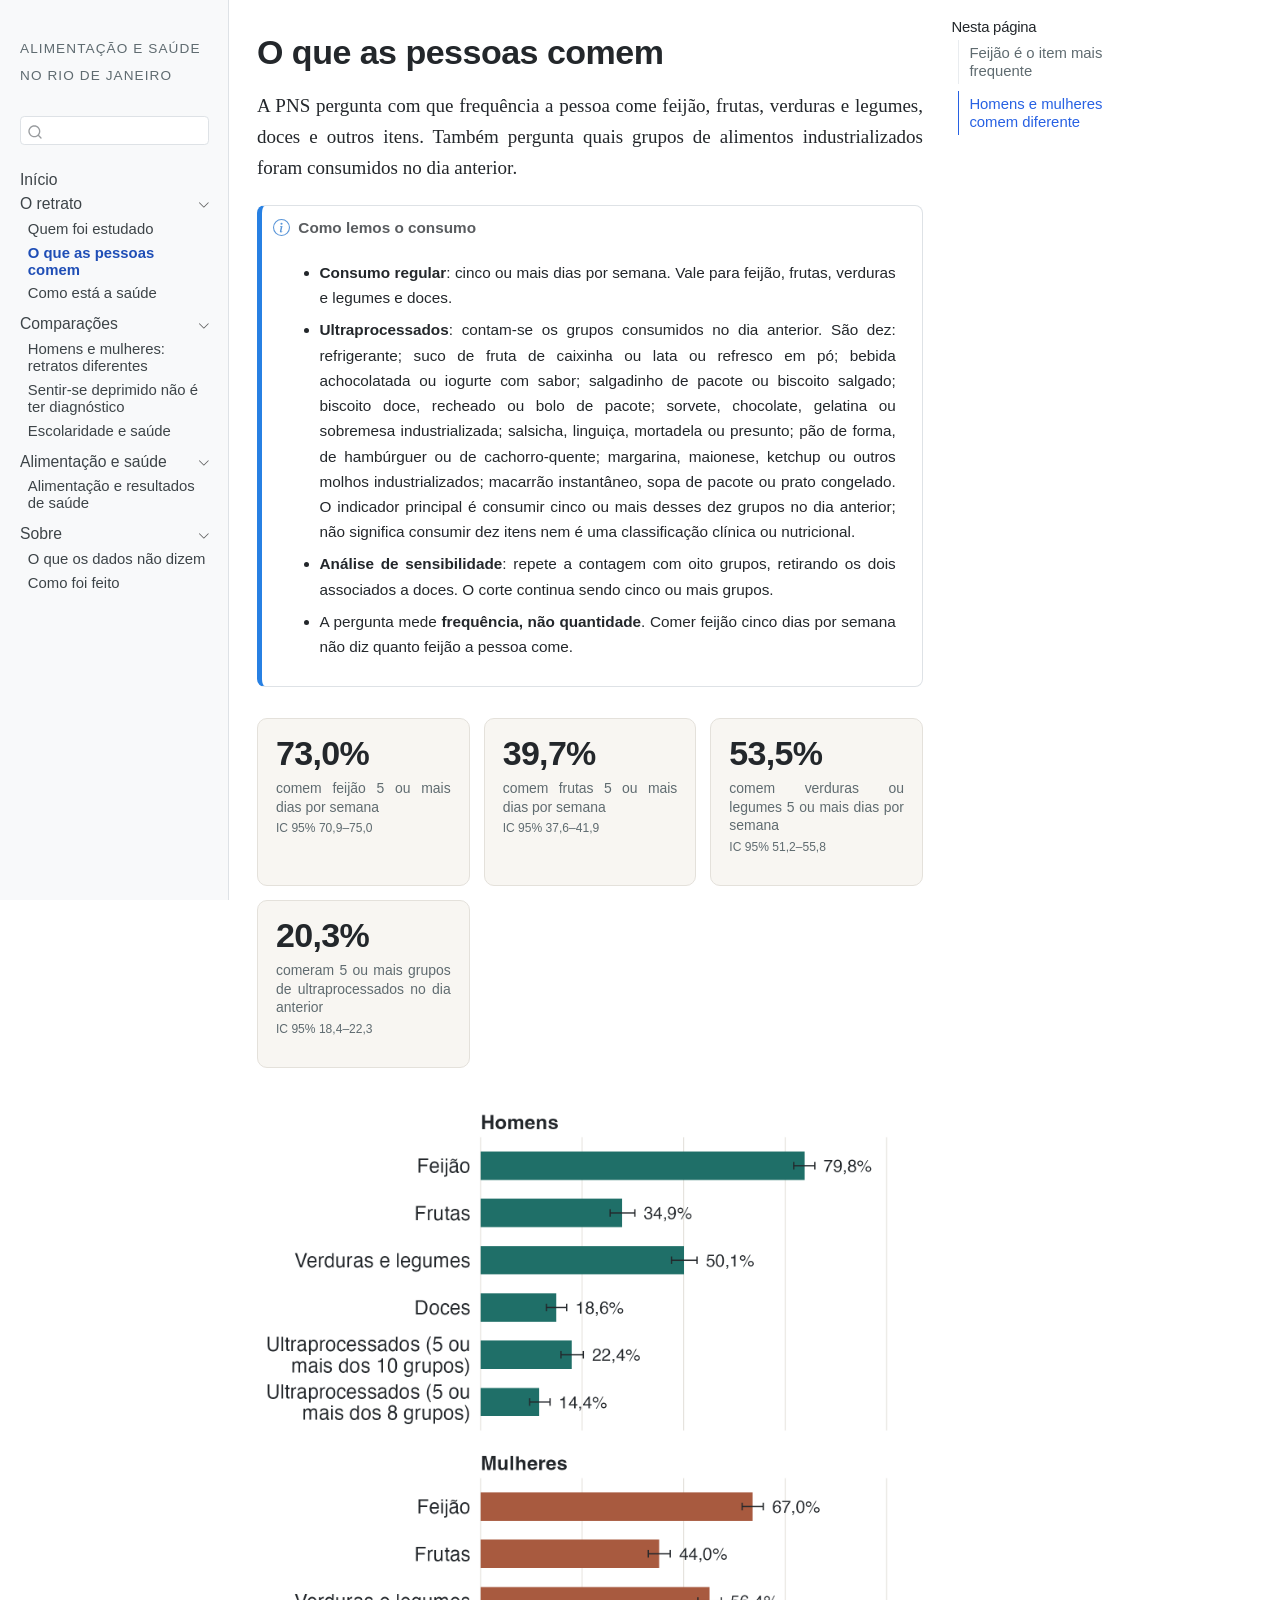
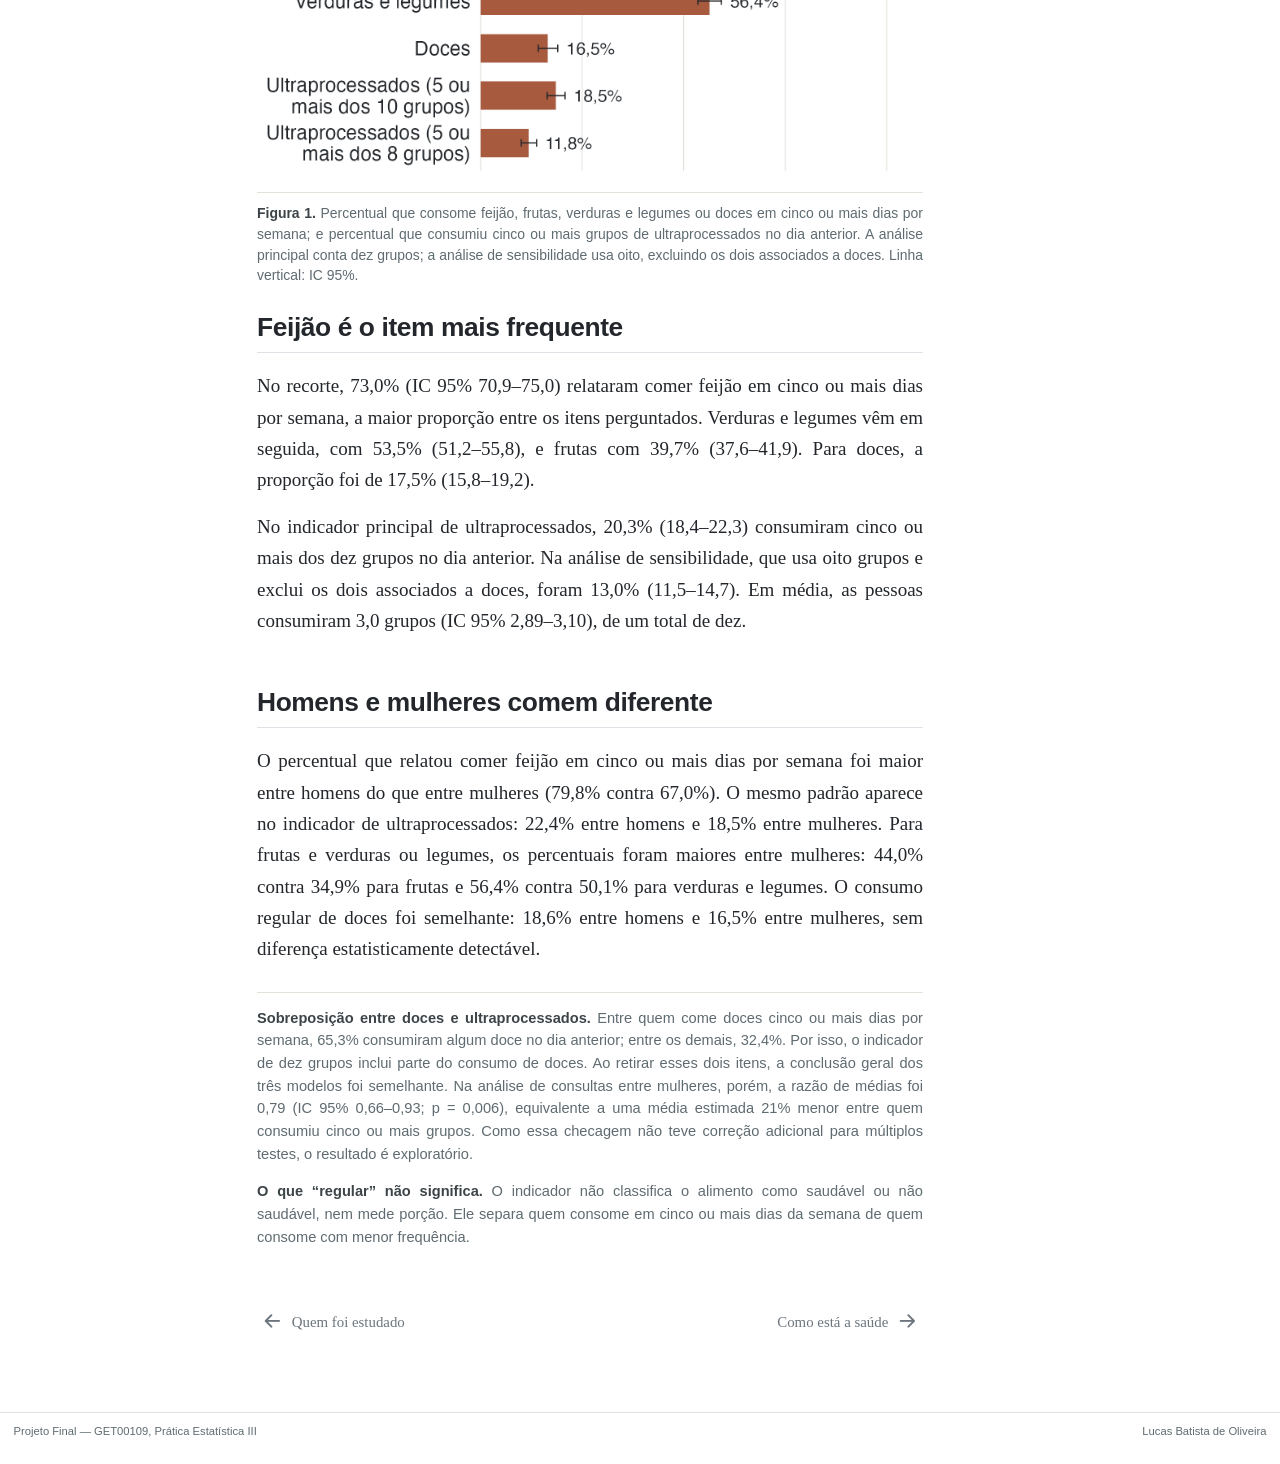
<file: alimentacao.html>
<!DOCTYPE html>
<html xmlns="http://www.w3.org/1999/xhtml" lang="pt-BR" xml:lang="pt-BR"><head>

<meta charset="utf-8">
<meta name="generator" content="quarto-1.10.18">

<meta name="viewport" content="width=device-width, initial-scale=1.0, user-scalable=yes">


<title>O que as pessoas comem – Alimentação e saúde no Rio de Janeiro</title>
<style>
/* Default styles provided by pandoc.
** See https://pandoc.org/MANUAL.html#variables-for-html for config info.
*/
span.smallcaps{font-variant: small-caps;}
div.columns{display: flex; gap: 1.5em;}
div.column{flex: auto;}
@media screen {
div.columns{gap: min(4vw, 1.5em);}
div.column{overflow-x: auto;}
}
div.hanging-indent{margin-left: 1.5em; text-indent: -1.5em;}
ul.task-list{list-style: none;}
ul.task-list li input[type="checkbox"] {
  width: 0.8em;
  margin: 0 0.8em 0.2em -1em; /* quarto-specific, see https://github.com/quarto-dev/quarto-cli/issues/4556 */
  vertical-align: middle;
}
</style>


<script src="site_libs/quarto-nav/quarto-nav.js"></script>
<script src="site_libs/quarto-nav/headroom.min.js"></script>
<script src="site_libs/clipboard/clipboard.min.js"></script>
<script src="site_libs/quarto-search/autocomplete.umd.js"></script>
<script src="site_libs/quarto-search/fuse.min.js"></script>
<script src="site_libs/quarto-search/quarto-search.js"></script>
<meta name="quarto:offset" content="./">
<link href="./saude.html" rel="next">
<link href="./quem-foi-estudado.html" rel="prev">
<script src="site_libs/quarto-html/quarto.js" type="module"></script>
<script src="site_libs/quarto-html/tabsets/tabsets.js" type="module"></script>
<script src="site_libs/quarto-html/popper.min.js"></script>
<script src="site_libs/quarto-html/tippy.umd.min.js"></script>
<script src="site_libs/quarto-html/anchor.min.js"></script>
<link href="site_libs/quarto-html/tippy.css" rel="stylesheet">
<link href="site_libs/quarto-html/quarto-syntax-highlighting-64a204ab8560d761af7679ceaba22944.css" rel="stylesheet" id="quarto-text-highlighting-styles">
<script src="site_libs/bootstrap/bootstrap.min.js"></script>
<link href="site_libs/bootstrap/bootstrap-icons.css" rel="stylesheet">
<link href="site_libs/bootstrap/bootstrap-2c353fb1ee9795f3e46801e7bd733d82.min.css" rel="stylesheet" append-hash="true" id="quarto-bootstrap" data-mode="light">
<script id="quarto-search-options" type="application/json">{
  "location": "sidebar",
  "copy-button": false,
  "collapse-after": 3,
  "panel-placement": "start",
  "type": "textbox",
  "limit": 50,
  "keyboard-shortcut": [
    "f",
    "/",
    "s"
  ],
  "show-item-context": false,
  "language": {
    "search-no-results-text": "Nenhum resultado",
    "search-matching-documents-text": "documentos correspondentes",
    "search-copy-link-title": "Copiar link para a busca",
    "search-hide-matches-text": "Esconder correspondências adicionais",
    "search-more-match-text": "mais correspondência neste documento",
    "search-more-matches-text": "mais correspondências neste documento",
    "search-clear-button-title": "Limpar",
    "search-text-placeholder": "",
    "search-detached-cancel-button-title": "Cancelar",
    "search-submit-button-title": "Enviar",
    "search-label": "Procurar"
  }
}</script>
<style>html{ scroll-behavior: smooth; }</style>
<meta name="description" content="Resultados da PNS 2019 para adultos de 18 a 59 anos no Rio de Janeiro, em linguagem acessível.">
<meta property="og:title" content="O que as pessoas comem – Alimentação e saúde no Rio de Janeiro">
<meta property="og:description" content="O que a Pesquisa Nacional de Saúde de 2019 mostra sobre alimentação, doenças e uso de serviços entre adultos de 18 a 59 anos no estado do Rio de Janeiro.">
<meta property="og:type" content="website">


<link rel="stylesheet" href="styles.css">
</head>

<body class="nav-sidebar docked quarto-light">

<div id="quarto-search-results"></div>
  <header id="quarto-header" class="headroom fixed-top">
  <nav class="quarto-secondary-nav">
    <div class="container-fluid d-flex">
      <button type="button" class="quarto-btn-toggle btn" data-bs-toggle="collapse" role="button" data-bs-target=".quarto-sidebar-collapse-item" aria-controls="quarto-sidebar" aria-expanded="false" aria-label="Alternar barra lateral" onclick="if (window.quartoToggleHeadroom) { window.quartoToggleHeadroom(); }">
        <i class="bi bi-layout-text-sidebar-reverse"></i>
      </button>
        <a class="flex-grow-1 no-decor" role="navigation" data-bs-toggle="collapse" data-bs-target=".quarto-sidebar-collapse-item" aria-controls="quarto-sidebar" aria-expanded="false" aria-label="Alternar barra lateral" onclick="if (window.quartoToggleHeadroom) { window.quartoToggleHeadroom(); }">
          <h1 class="quarto-secondary-nav-title">O que as pessoas comem</h1>
        </a>
      <button type="button" class="btn quarto-search-button" aria-label="Procurar" onclick="window.quartoOpenSearch();">
        <i class="bi bi-search"></i>
      </button>
    </div>
  </nav>
</header>
<!-- content -->
<div id="quarto-content" class="quarto-container page-columns page-rows-contents page-layout-article">
<!-- sidebar -->
  <nav id="quarto-sidebar" class="sidebar collapse collapse-horizontal quarto-sidebar-collapse-item sidebar-navigation docked overflow-auto">
    <div class="pt-lg-2 mt-2 text-left sidebar-header">
    <div class="sidebar-title mb-0 py-0">
      <a href="./">Alimentação e saúde no Rio de Janeiro</a>
    </div>
      </div>
        <div class="mt-2 flex-shrink-0 align-items-center">
        <div class="sidebar-search">
        <div id="quarto-search" class="" title="Procurar"></div>
        </div>
        </div>
    <div class="sidebar-menu-container">
    <ul class="list-unstyled mt-1">
        <li class="sidebar-item">
  <div class="sidebar-item-container">
  <a href="./index.html" class="sidebar-item-text sidebar-link">
 <span class="menu-text">Início</span></a>
  </div>
</li>
        <li class="sidebar-item sidebar-item-section">
      <div class="sidebar-item-container">
            <a class="sidebar-item-text sidebar-link text-start" data-bs-toggle="collapse" data-bs-target="#quarto-sidebar-section-1" role="navigation" aria-expanded="true">
 <span class="menu-text">O retrato</span></a>
          <a class="sidebar-item-toggle text-start" data-bs-toggle="collapse" data-bs-target="#quarto-sidebar-section-1" role="navigation" aria-expanded="true" aria-label="Alternar seção">
            <i class="bi bi-chevron-right ms-2"></i>
          </a>
      </div>
      <ul id="quarto-sidebar-section-1" class="collapse list-unstyled sidebar-section depth1 show">
          <li class="sidebar-item">
  <div class="sidebar-item-container">
  <a href="./quem-foi-estudado.html" class="sidebar-item-text sidebar-link">
 <span class="menu-text">Quem foi estudado</span></a>
  </div>
</li>
          <li class="sidebar-item">
  <div class="sidebar-item-container">
  <a href="./alimentacao.html" class="sidebar-item-text sidebar-link active">
 <span class="menu-text">O que as pessoas comem</span></a>
  </div>
</li>
          <li class="sidebar-item">
  <div class="sidebar-item-container">
  <a href="./saude.html" class="sidebar-item-text sidebar-link">
 <span class="menu-text">Como está a saúde</span></a>
  </div>
</li>
      </ul>
  </li>
        <li class="sidebar-item sidebar-item-section">
      <div class="sidebar-item-container">
            <a class="sidebar-item-text sidebar-link text-start" data-bs-toggle="collapse" data-bs-target="#quarto-sidebar-section-2" role="navigation" aria-expanded="true">
 <span class="menu-text">Comparações</span></a>
          <a class="sidebar-item-toggle text-start" data-bs-toggle="collapse" data-bs-target="#quarto-sidebar-section-2" role="navigation" aria-expanded="true" aria-label="Alternar seção">
            <i class="bi bi-chevron-right ms-2"></i>
          </a>
      </div>
      <ul id="quarto-sidebar-section-2" class="collapse list-unstyled sidebar-section depth1 show">
          <li class="sidebar-item">
  <div class="sidebar-item-container">
  <a href="./homens-mulheres.html" class="sidebar-item-text sidebar-link">
 <span class="menu-text">Homens e mulheres: retratos diferentes</span></a>
  </div>
</li>
          <li class="sidebar-item">
  <div class="sidebar-item-container">
  <a href="./percepcao.html" class="sidebar-item-text sidebar-link">
 <span class="menu-text">Sentir-se deprimido não é ter diagnóstico</span></a>
  </div>
</li>
          <li class="sidebar-item">
  <div class="sidebar-item-container">
  <a href="./desigualdade.html" class="sidebar-item-text sidebar-link">
 <span class="menu-text">Escolaridade e saúde</span></a>
  </div>
</li>
      </ul>
  </li>
        <li class="sidebar-item sidebar-item-section">
      <div class="sidebar-item-container">
            <a class="sidebar-item-text sidebar-link text-start" data-bs-toggle="collapse" data-bs-target="#quarto-sidebar-section-3" role="navigation" aria-expanded="true">
 <span class="menu-text">Alimentação e saúde</span></a>
          <a class="sidebar-item-toggle text-start" data-bs-toggle="collapse" data-bs-target="#quarto-sidebar-section-3" role="navigation" aria-expanded="true" aria-label="Alternar seção">
            <i class="bi bi-chevron-right ms-2"></i>
          </a>
      </div>
      <ul id="quarto-sidebar-section-3" class="collapse list-unstyled sidebar-section depth1 show">
          <li class="sidebar-item">
  <div class="sidebar-item-container">
  <a href="./alimentacao-e-saude.html" class="sidebar-item-text sidebar-link">
 <span class="menu-text">Alimentação e resultados de saúde</span></a>
  </div>
</li>
      </ul>
  </li>
        <li class="sidebar-item sidebar-item-section">
      <div class="sidebar-item-container">
            <a class="sidebar-item-text sidebar-link text-start" data-bs-toggle="collapse" data-bs-target="#quarto-sidebar-section-4" role="navigation" aria-expanded="true">
 <span class="menu-text">Sobre</span></a>
          <a class="sidebar-item-toggle text-start" data-bs-toggle="collapse" data-bs-target="#quarto-sidebar-section-4" role="navigation" aria-expanded="true" aria-label="Alternar seção">
            <i class="bi bi-chevron-right ms-2"></i>
          </a>
      </div>
      <ul id="quarto-sidebar-section-4" class="collapse list-unstyled sidebar-section depth1 show">
          <li class="sidebar-item">
  <div class="sidebar-item-container">
  <a href="./limites.html" class="sidebar-item-text sidebar-link">
 <span class="menu-text">O que os dados não dizem</span></a>
  </div>
</li>
          <li class="sidebar-item">
  <div class="sidebar-item-container">
  <a href="./metodos.html" class="sidebar-item-text sidebar-link">
 <span class="menu-text">Como foi feito</span></a>
  </div>
</li>
      </ul>
  </li>
    </ul>
    </div>
</nav>
<div id="quarto-sidebar-glass" class="quarto-sidebar-collapse-item" data-bs-toggle="collapse" data-bs-target=".quarto-sidebar-collapse-item"></div>
<!-- margin-sidebar -->
    <div id="quarto-margin-sidebar" class="sidebar margin-sidebar">
        <nav id="TOC" role="doc-toc" class="toc-active">
    <h2 id="toc-title">Nesta página</h2>

  <ul class="collapse">
  <li><a href="#feijão-é-o-item-mais-frequente" id="toc-feijão-é-o-item-mais-frequente" class="nav-link active" data-scroll-target="#feijão-é-o-item-mais-frequente">Feijão é o item mais frequente</a></li>
  <li><a href="#homens-e-mulheres-comem-diferente" id="toc-homens-e-mulheres-comem-diferente" class="nav-link" data-scroll-target="#homens-e-mulheres-comem-diferente">Homens e mulheres comem diferente</a></li>
  </ul>
</nav>
    </div>
<!-- main -->
<main class="content" id="quarto-document-content">

<header id="title-block-header" class="quarto-title-block default">
<div class="quarto-title">
<h1 class="title d-none d-lg-block">O que as pessoas comem</h1>
</div>



<div class="quarto-title-meta">




  </div>



</header>


<p>A PNS pergunta com que frequência a pessoa come feijão, frutas, verduras e legumes, doces e outros itens. Também pergunta quais grupos de alimentos industrializados foram consumidos no dia anterior.</p>
<div class="callout callout-style-simple callout-note callout-titled">
<div class="callout-header d-flex align-content-center">
<div class="callout-icon-container">
<i class="callout-icon"></i>
</div>
<div class="callout-title-container flex-fill">
<span class="screen-reader-only">Nota</span>Como lemos o consumo
</div>
</div>
<div class="callout-body-container callout-body">
<ul>
<li><strong>Consumo regular</strong>: cinco ou mais dias por semana. Vale para feijão, frutas, verduras e legumes e doces.</li>
<li><strong>Ultraprocessados</strong>: contam-se os grupos consumidos no dia anterior. São dez: refrigerante; suco de fruta de caixinha ou lata ou refresco em pó; bebida achocolatada ou iogurte com sabor; salgadinho de pacote ou biscoito salgado; biscoito doce, recheado ou bolo de pacote; sorvete, chocolate, gelatina ou sobremesa industrializada; salsicha, linguiça, mortadela ou presunto; pão de forma, de hambúrguer ou de cachorro-quente; margarina, maionese, ketchup ou outros molhos industrializados; macarrão instantâneo, sopa de pacote ou prato congelado. O indicador principal é consumir cinco ou mais desses dez grupos no dia anterior; não significa consumir dez itens nem é uma classificação clínica ou nutricional.</li>
<li><strong>Análise de sensibilidade</strong>: repete a contagem com oito grupos, retirando os dois associados a doces. O corte continua sendo cinco ou mais grupos.</li>
<li>A pergunta mede <strong>frequência, não quantidade</strong>. Comer feijão cinco dias por semana não diz quanto feijão a pessoa come.</li>
</ul>
</div>
</div>
<div class="cartoes">
<div class="cartao">
<p><span class="valor">73,0%</span> <span class="rotulo">comem feijão 5 ou mais dias por semana</span> <span class="fonte">IC 95% 70,9–75,0</span></p>
</div>
<div class="cartao">
<p><span class="valor">39,7%</span> <span class="rotulo">comem frutas 5 ou mais dias por semana</span> <span class="fonte">IC 95% 37,6–41,9</span></p>
</div>
<div class="cartao">
<p><span class="valor">53,5%</span> <span class="rotulo">comem verduras ou legumes 5 ou mais dias por semana</span> <span class="fonte">IC 95% 51,2–55,8</span></p>
</div>
<div class="cartao">
<p><span class="valor">20,3%</span> <span class="rotulo">comeram 5 ou mais grupos de ultraprocessados no dia anterior</span> <span class="fonte">IC 95% 18,4–22,3</span></p>
</div>
</div>
<div class="quarto-figure quarto-figure-center">
<figure class="figure">
<p><img src="figuras/fig_exposicoes.png" class="img-fluid figure-img" alt="Barras horizontais por sexo. Para feijão, frutas, verduras e legumes e doces, o indicador é consumo em cinco ou mais dias por semana. Para ultraprocessados, são cinco ou mais grupos consumidos no dia anterior, usando listas de dez grupos e, na análise de sensibilidade, oito grupos."></p>
<figcaption><strong>Figura 1.</strong> Percentual que consome feijão, frutas, verduras e legumes ou doces em cinco ou mais dias por semana; e percentual que consumiu cinco ou mais grupos de ultraprocessados no dia anterior. A análise principal conta dez grupos; a análise de sensibilidade usa oito, excluindo os dois associados a doces. Linha vertical: IC 95%.</figcaption>
</figure>
</div>
<section id="feijão-é-o-item-mais-frequente" class="level2">
<h2 class="anchored" data-anchor-id="feijão-é-o-item-mais-frequente">Feijão é o item mais frequente</h2>
<p>No recorte, 73,0% (IC 95% 70,9–75,0) relataram comer feijão em cinco ou mais dias por semana, a maior proporção entre os itens perguntados. Verduras e legumes vêm em seguida, com 53,5% (51,2–55,8), e frutas com 39,7% (37,6–41,9). Para doces, a proporção foi de 17,5% (15,8–19,2).</p>
<p>No indicador principal de ultraprocessados, 20,3% (18,4–22,3) consumiram cinco ou mais dos dez grupos no dia anterior. Na análise de sensibilidade, que usa oito grupos e exclui os dois associados a doces, foram 13,0% (11,5–14,7). Em média, as pessoas consumiram 3,0 grupos (IC 95% 2,89–3,10), de um total de dez.</p>
</section>
<section id="homens-e-mulheres-comem-diferente" class="level2">
<h2 class="anchored" data-anchor-id="homens-e-mulheres-comem-diferente">Homens e mulheres comem diferente</h2>
<p>O percentual que relatou comer feijão em cinco ou mais dias por semana foi maior entre homens do que entre mulheres (79,8% contra 67,0%). O mesmo padrão aparece no indicador de ultraprocessados: 22,4% entre homens e 18,5% entre mulheres. Para frutas e verduras ou legumes, os percentuais foram maiores entre mulheres: 44,0% contra 34,9% para frutas e 56,4% contra 50,1% para verduras e legumes. O consumo regular de doces foi semelhante: 18,6% entre homens e 16,5% entre mulheres, sem diferença estatisticamente detectável.</p>
<div class="nota">
<p><strong>Sobreposição entre doces e ultraprocessados.</strong> Entre quem come doces cinco ou mais dias por semana, 65,3% consumiram algum doce no dia anterior; entre os demais, 32,4%. Por isso, o indicador de dez grupos inclui parte do consumo de doces. Ao retirar esses dois itens, a conclusão geral dos três modelos foi semelhante. Na análise de consultas entre mulheres, porém, a razão de médias foi 0,79 (IC 95% 0,66–0,93; p = 0,006), equivalente a uma média estimada 21% menor entre quem consumiu cinco ou mais grupos. Como essa checagem não teve correção adicional para múltiplos testes, o resultado é exploratório.</p>
<p><strong>O que “regular” não significa.</strong> O indicador não classifica o alimento como saudável ou não saudável, nem mede porção. Ele separa quem consome em cinco ou mais dias da semana de quem consome com menor frequência.</p>
</div>


</section>

</main> <!-- /main -->
<script id="quarto-html-after-body" type="application/javascript">
  window.document.addEventListener("DOMContentLoaded", function (event) {
    const icon = "";
    const anchorJS = new window.AnchorJS();
    anchorJS.options = {
      placement: 'right',
      icon: icon
    };
    anchorJS.add('.anchored');
    const isCodeAnnotation = (el) => {
      for (const clz of el.classList) {
        if (clz.startsWith('code-annotation-')) {
          return true;
        }
      }
      return false;
    }
    const onCopySuccess = function(e) {
      // button target
      const button = e.trigger;
      // don't keep focus
      button.blur();
      // flash "checked"
      button.classList.add('code-copy-button-checked');
      var currentTitle = button.getAttribute("title");
      button.setAttribute("title", "Copiada");
      let tooltip;
      if (window.bootstrap) {
        button.setAttribute("data-bs-toggle", "tooltip");
        button.setAttribute("data-bs-placement", "left");
        button.setAttribute("data-bs-title", "Copiada");
        tooltip = new bootstrap.Tooltip(button,
          { trigger: "manual",
            customClass: "code-copy-button-tooltip",
            offset: [0, -8]});
        tooltip.show();
      }
      setTimeout(function() {
        if (tooltip) {
          tooltip.hide();
          button.removeAttribute("data-bs-title");
          button.removeAttribute("data-bs-toggle");
          button.removeAttribute("data-bs-placement");
        }
        button.setAttribute("title", currentTitle);
        button.classList.remove('code-copy-button-checked');
      }, 1000);
      // clear code selection
      e.clearSelection();
    }
    const getTextToCopy = function(trigger) {
      const outerScaffold = trigger.parentElement.cloneNode(true);
      const codeEl = outerScaffold.querySelector('code');
      for (const childEl of codeEl.children) {
        if (isCodeAnnotation(childEl)) {
          childEl.remove();
        }
      }
      return codeEl.innerText;
    }
    const clipboard = new window.ClipboardJS('.code-copy-button:not([data-in-quarto-modal])', {
      text: getTextToCopy
    });
    clipboard.on('success', onCopySuccess);
    if (window.document.getElementById('quarto-embedded-source-code-modal')) {
      const clipboardModal = new window.ClipboardJS('.code-copy-button[data-in-quarto-modal]', {
        text: getTextToCopy,
        container: window.document.getElementById('quarto-embedded-source-code-modal')
      });
      clipboardModal.on('success', onCopySuccess);
    }
      var localhostRegex = new RegExp(/^(?:http|https):\/\/localhost\:?[0-9]*\//);
      var mailtoRegex = new RegExp(/^mailto:/);
        var filterRegex = new RegExp("https:\/\/grugg8\.github\.io\/saude-e-alimentacao-rj\/");
      var isInternal = (href) => {
          return filterRegex.test(href) || localhostRegex.test(href) || mailtoRegex.test(href);
      }
      // Inspect non-navigation links and adorn them if external
     var links = window.document.querySelectorAll('a[href]:not(.nav-link):not(.navbar-brand):not(.toc-action):not(.sidebar-link):not(.sidebar-item-toggle):not(.pagination-link):not(.no-external):not([aria-hidden]):not(.dropdown-item):not(.quarto-navigation-tool):not(.about-link)');
      for (var i=0; i<links.length; i++) {
        const link = links[i];
        if (!isInternal(link.href)) {
          // undo the damage that might have been done by quarto-nav.js in the case of
          // links that we want to consider external
          if (link.dataset.originalHref !== undefined) {
            link.href = link.dataset.originalHref;
          }
            // target, if specified
            link.setAttribute("target", "_blank");
            if (link.getAttribute("rel") === null) {
              link.setAttribute("rel", "noopener");
            }
        }
      }
    function tippyHover(el, contentFn, onTriggerFn, onUntriggerFn) {
      const config = {
        allowHTML: true,
        maxWidth: 500,
        delay: 100,
        arrow: false,
        appendTo: function(el) {
            return el.parentElement;
        },
        interactive: true,
        interactiveBorder: 10,
        theme: 'quarto',
        placement: 'bottom-start',
      };
      if (contentFn) {
        config.content = contentFn;
      }
      if (onTriggerFn) {
        config.onTrigger = onTriggerFn;
      }
      if (onUntriggerFn) {
        config.onUntrigger = onUntriggerFn;
      }
      window.tippy(el, config);
    }
    const noterefs = window.document.querySelectorAll('a[role="doc-noteref"]');
    for (var i=0; i<noterefs.length; i++) {
      const ref = noterefs[i];
      tippyHover(ref, function() {
        // use id or data attribute instead here
        let href = ref.getAttribute('data-footnote-href') || ref.getAttribute('href');
        try { href = new URL(href).hash; } catch {}
        const id = href.replace(/^#\/?/, "");
        const note = window.document.getElementById(id);
        if (note) {
          return note.innerHTML;
        } else {
          return "";
        }
      });
    }
    const xrefs = window.document.querySelectorAll('a.quarto-xref');
    const processXRef = (id, note) => {
      // Strip column container classes
      const stripColumnClz = (el) => {
        el.classList.remove("page-full", "page-columns");
        if (el.children) {
          for (const child of el.children) {
            stripColumnClz(child);
          }
        }
      }
      stripColumnClz(note)
      if (id === null || id.startsWith('sec-')) {
        // Special case sections, only their first couple elements
        const container = document.createElement("div");
        if (note.children && note.children.length > 2) {
          container.appendChild(note.children[0].cloneNode(true));
          for (let i = 1; i < note.children.length; i++) {
            const child = note.children[i];
            if (child.tagName === "P" && child.innerText === "") {
              continue;
            } else {
              container.appendChild(child.cloneNode(true));
              break;
            }
          }
          if (window.Quarto?.typesetMath) {
            window.Quarto.typesetMath(container);
          }
          return container.innerHTML
        } else {
          if (window.Quarto?.typesetMath) {
            window.Quarto.typesetMath(note);
          }
          return note.innerHTML;
        }
      } else {
        // Remove any anchor links if they are present
        const anchorLink = note.querySelector('a.anchorjs-link');
        if (anchorLink) {
          anchorLink.remove();
        }
        if (window.Quarto?.typesetMath) {
          window.Quarto.typesetMath(note);
        }
        if (note.classList.contains("callout")) {
          return note.outerHTML;
        } else {
          return note.innerHTML;
        }
      }
    }
    for (var i=0; i<xrefs.length; i++) {
      const xref = xrefs[i];
      tippyHover(xref, undefined, function(instance) {
        instance.disable();
        let url = xref.getAttribute('href');
        let hash = undefined;
        if (url.startsWith('#')) {
          hash = url;
        } else {
          try { hash = new URL(url).hash; } catch {}
        }
        if (hash) {
          const id = hash.replace(/^#\/?/, "");
          const note = window.document.getElementById(id);
          if (note !== null) {
            try {
              const html = processXRef(id, note.cloneNode(true));
              instance.setContent(html);
            } finally {
              instance.enable();
              instance.show();
            }
          } else {
            // See if we can fetch this
            fetch(url.split('#')[0])
            .then(res => res.text())
            .then(html => {
              const parser = new DOMParser();
              const htmlDoc = parser.parseFromString(html, "text/html");
              const note = htmlDoc.getElementById(id);
              if (note !== null) {
                const html = processXRef(id, note);
                instance.setContent(html);
              }
            }).finally(() => {
              instance.enable();
              instance.show();
            });
          }
        } else {
          // See if we can fetch a full url (with no hash to target)
          // This is a special case and we should probably do some content thinning / targeting
          fetch(url)
          .then(res => res.text())
          .then(html => {
            const parser = new DOMParser();
            const htmlDoc = parser.parseFromString(html, "text/html");
            const note = htmlDoc.querySelector('main.content');
            if (note !== null) {
              // This should only happen for chapter cross references
              // (since there is no id in the URL)
              // remove the first header
              if (note.children.length > 0 && note.children[0].tagName === "HEADER") {
                note.children[0].remove();
              }
              const html = processXRef(null, note);
              instance.setContent(html);
            }
          }).finally(() => {
            instance.enable();
            instance.show();
          });
        }
      }, function(instance) {
      });
    }
        let selectedAnnoteEl;
        const selectorForAnnotation = ( cell, annotation) => {
          let cellAttr = 'data-code-cell="' + cell + '"';
          let lineAttr = 'data-code-annotation="' +  annotation + '"';
          const selector = 'span[' + cellAttr + '][' + lineAttr + ']';
          return selector;
        }
        const selectCodeLines = (annoteEl) => {
          const doc = window.document;
          const targetCell = annoteEl.getAttribute("data-target-cell");
          const targetAnnotation = annoteEl.getAttribute("data-target-annotation");
          const annoteSpan = window.document.querySelector(selectorForAnnotation(targetCell, targetAnnotation));
          const lines = annoteSpan.getAttribute("data-code-lines").split(",");
          const lineIds = lines.map((line) => {
            return targetCell + "-" + line;
          })
          let top = null;
          let height = null;
          let parent = null;
          if (lineIds.length > 0) {
              //compute the position of the single el (top and bottom and make a div)
              const el = window.document.getElementById(lineIds[0]);
              top = el.offsetTop;
              height = el.offsetHeight;
              parent = el.parentElement.parentElement;
            if (lineIds.length > 1) {
              const lastEl = window.document.getElementById(lineIds[lineIds.length - 1]);
              const bottom = lastEl.offsetTop + lastEl.offsetHeight;
              height = bottom - top;
            }
            if (top !== null && height !== null && parent !== null) {
              // cook up a div (if necessary) and position it
              let div = window.document.getElementById("code-annotation-line-highlight");
              if (div === null) {
                div = window.document.createElement("div");
                div.setAttribute("id", "code-annotation-line-highlight");
                div.style.position = 'absolute';
                parent.appendChild(div);
              }
              div.style.top = top - 2 + "px";
              div.style.height = height + 4 + "px";
              div.style.left = 0;
              let gutterDiv = window.document.getElementById("code-annotation-line-highlight-gutter");
              if (gutterDiv === null) {
                gutterDiv = window.document.createElement("div");
                gutterDiv.setAttribute("id", "code-annotation-line-highlight-gutter");
                gutterDiv.style.position = 'absolute';
                const codeCell = window.document.getElementById(targetCell);
                const gutter = codeCell.querySelector('.code-annotation-gutter');
                gutter.appendChild(gutterDiv);
              }
              gutterDiv.style.top = top - 2 + "px";
              gutterDiv.style.height = height + 4 + "px";
            }
            selectedAnnoteEl = annoteEl;
          }
        };
        const unselectCodeLines = () => {
          const elementsIds = ["code-annotation-line-highlight", "code-annotation-line-highlight-gutter"];
          elementsIds.forEach((elId) => {
            const div = window.document.getElementById(elId);
            if (div) {
              div.remove();
            }
          });
          selectedAnnoteEl = undefined;
        };
          // Handle positioning of the toggle
      window.addEventListener(
        "resize",
        throttle(() => {
          elRect = undefined;
          if (selectedAnnoteEl) {
            selectCodeLines(selectedAnnoteEl);
          }
        }, 10)
      );
      function throttle(fn, ms) {
      let throttle = false;
      let timer;
        return (...args) => {
          if(!throttle) { // first call gets through
              fn.apply(this, args);
              throttle = true;
          } else { // all the others get throttled
              if(timer) clearTimeout(timer); // cancel #2
              timer = setTimeout(() => {
                fn.apply(this, args);
                timer = throttle = false;
              }, ms);
          }
        };
      }
        // Attach click handler to the DT
        const annoteDls = window.document.querySelectorAll('dt[data-target-cell]');
        for (const annoteDlNode of annoteDls) {
          annoteDlNode.addEventListener('click', (event) => {
            const clickedEl = event.target;
            if (clickedEl !== selectedAnnoteEl) {
              unselectCodeLines();
              const activeEl = window.document.querySelector('dt[data-target-cell].code-annotation-active');
              if (activeEl) {
                activeEl.classList.remove('code-annotation-active');
              }
              selectCodeLines(clickedEl);
              clickedEl.classList.add('code-annotation-active');
            } else {
              // Unselect the line
              unselectCodeLines();
              clickedEl.classList.remove('code-annotation-active');
            }
          });
        }
    const findCites = (el) => {
      const parentEl = el.parentElement;
      if (parentEl) {
        const cites = parentEl.dataset.cites;
        if (cites) {
          return {
            el,
            cites: cites.split(' ')
          };
        } else {
          return findCites(el.parentElement)
        }
      } else {
        return undefined;
      }
    };
    var bibliorefs = window.document.querySelectorAll('a[role="doc-biblioref"]');
    for (var i=0; i<bibliorefs.length; i++) {
      const ref = bibliorefs[i];
      const citeInfo = findCites(ref);
      if (citeInfo) {
        tippyHover(citeInfo.el, function() {
          var popup = window.document.createElement('div');
          citeInfo.cites.forEach(function(cite) {
            var citeDiv = window.document.createElement('div');
            citeDiv.classList.add('hanging-indent');
            citeDiv.classList.add('csl-entry');
            var biblioDiv = window.document.getElementById('ref-' + cite);
            if (biblioDiv) {
              citeDiv.innerHTML = biblioDiv.innerHTML;
            }
            popup.appendChild(citeDiv);
          });
          return popup.innerHTML;
        });
      }
    }
  });
  </script>
<nav class="page-navigation">
  <div class="nav-page nav-page-previous">
      <a href="./quem-foi-estudado.html" class="pagination-link" aria-label="Quem foi estudado">
        <i class="bi bi-arrow-left-short"></i> <span class="nav-page-text">Quem foi estudado</span>
      </a>
  </div>
  <div class="nav-page nav-page-next">
      <a href="./saude.html" class="pagination-link" aria-label="Como está a saúde">
        <span class="nav-page-text">Como está a saúde</span> <i class="bi bi-arrow-right-short"></i>
      </a>
  </div>
</nav>
</div> <!-- /content -->
<footer class="footer">
  <div class="nav-footer">
    <div class="nav-footer-left">
<p>Projeto Final — GET00109, Prática Estatística III</p>
</div>
    <div class="nav-footer-center">
      &nbsp;
    </div>
    <div class="nav-footer-right">
<p>Lucas Batista de Oliveira</p>
</div>
  </div>
</footer>
<script src="assets/tabelas.js"></script>




<script src="site_libs/quarto-html/zenscroll-min.js"></script>
</body></html>
</file>
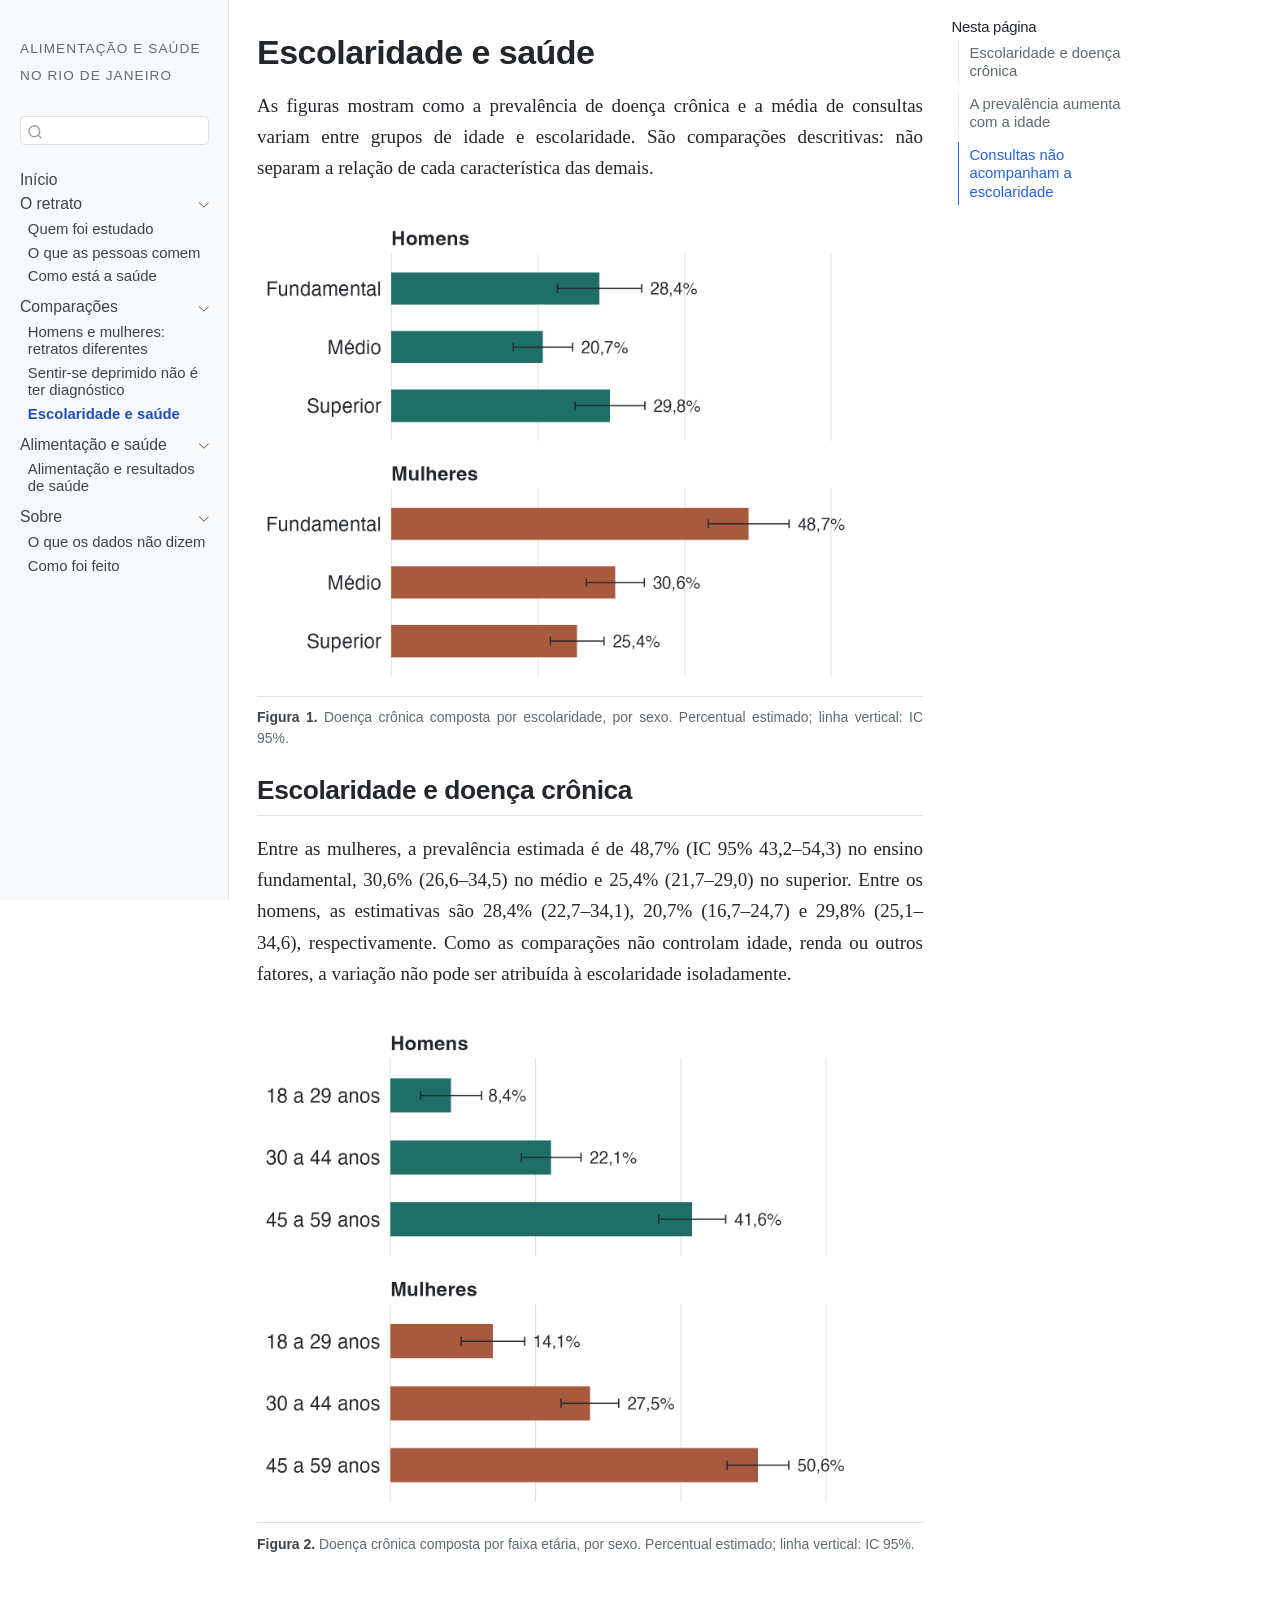
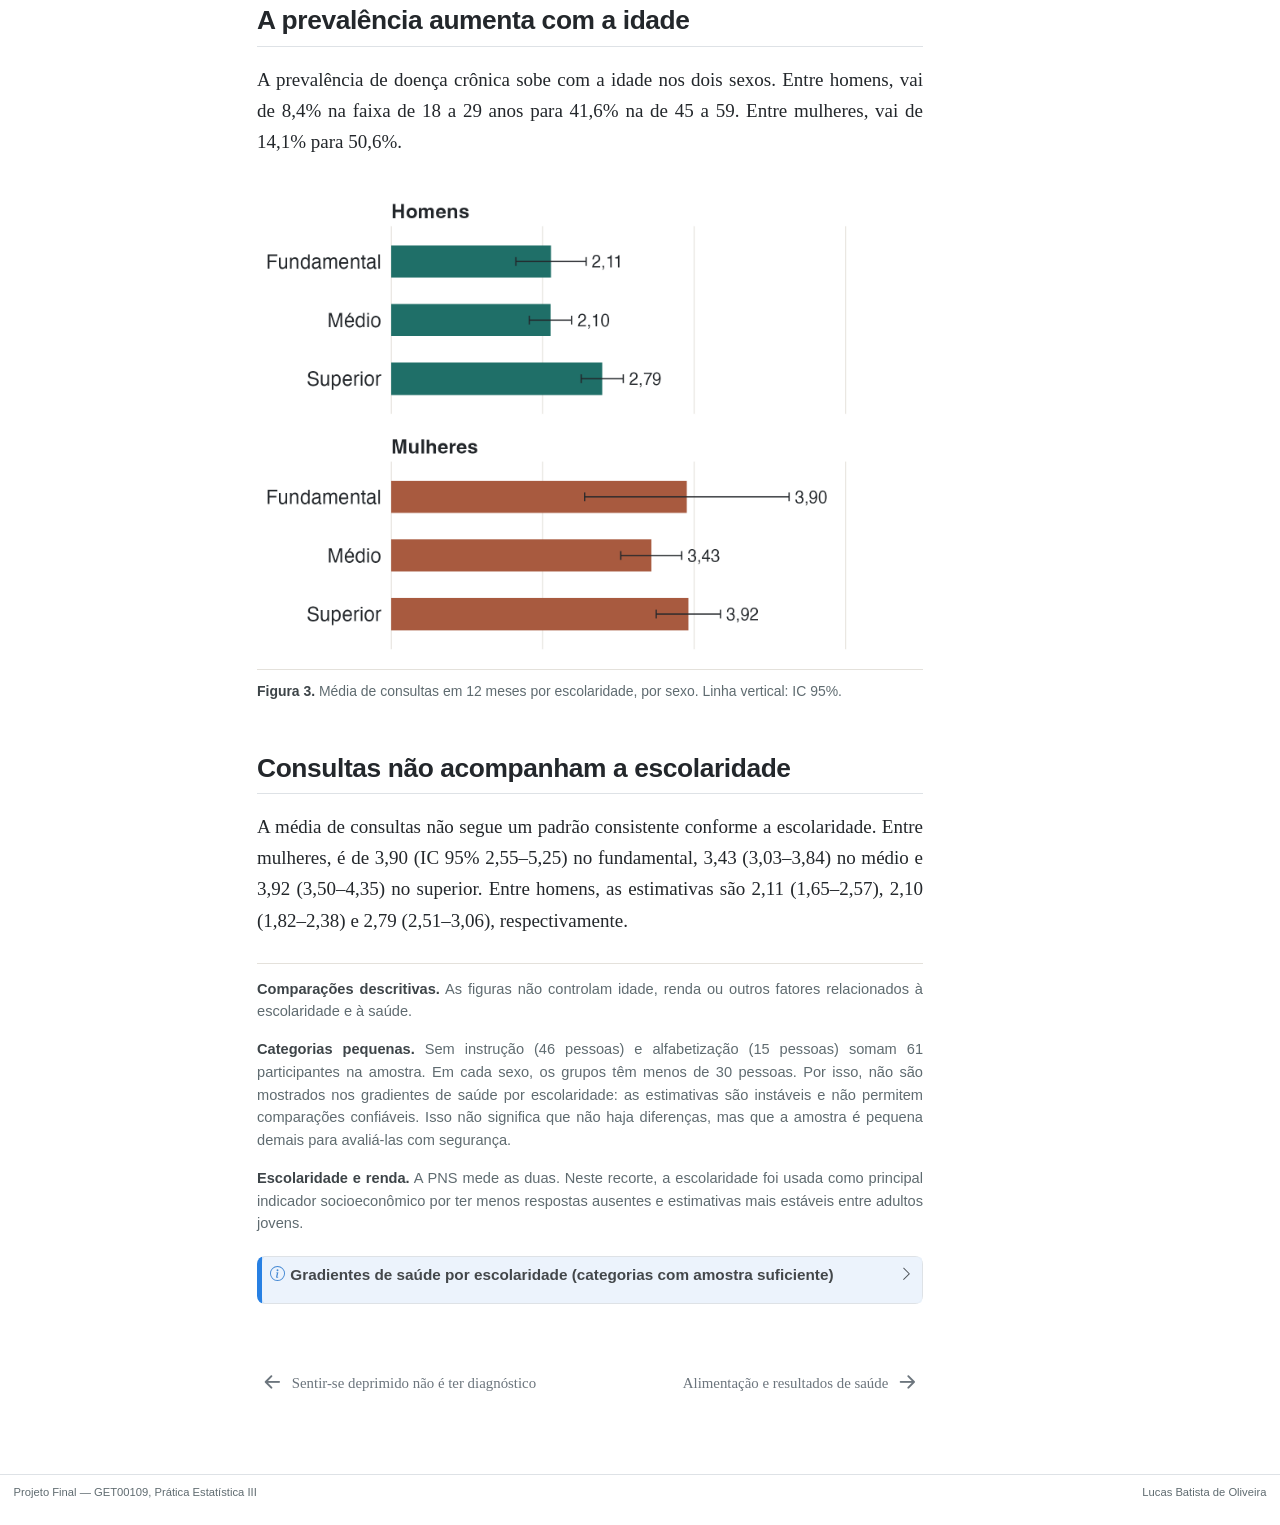
<file: desigualdade.html>
<!DOCTYPE html>
<html xmlns="http://www.w3.org/1999/xhtml" lang="pt-BR" xml:lang="pt-BR"><head>

<meta charset="utf-8">
<meta name="generator" content="quarto-1.10.18">

<meta name="viewport" content="width=device-width, initial-scale=1.0, user-scalable=yes">


<title>Escolaridade e saúde – Alimentação e saúde no Rio de Janeiro</title>
<style>
/* Default styles provided by pandoc.
** See https://pandoc.org/MANUAL.html#variables-for-html for config info.
*/
span.smallcaps{font-variant: small-caps;}
div.columns{display: flex; gap: 1.5em;}
div.column{flex: auto;}
@media screen {
div.columns{gap: min(4vw, 1.5em);}
div.column{overflow-x: auto;}
}
div.hanging-indent{margin-left: 1.5em; text-indent: -1.5em;}
ul.task-list{list-style: none;}
ul.task-list li input[type="checkbox"] {
  width: 0.8em;
  margin: 0 0.8em 0.2em -1em; /* quarto-specific, see https://github.com/quarto-dev/quarto-cli/issues/4556 */
  vertical-align: middle;
}
</style>


<script src="site_libs/quarto-nav/quarto-nav.js"></script>
<script src="site_libs/quarto-nav/headroom.min.js"></script>
<script src="site_libs/clipboard/clipboard.min.js"></script>
<script src="site_libs/quarto-search/autocomplete.umd.js"></script>
<script src="site_libs/quarto-search/fuse.min.js"></script>
<script src="site_libs/quarto-search/quarto-search.js"></script>
<meta name="quarto:offset" content="./">
<link href="./alimentacao-e-saude.html" rel="next">
<link href="./percepcao.html" rel="prev">
<script src="site_libs/quarto-html/quarto.js" type="module"></script>
<script src="site_libs/quarto-html/tabsets/tabsets.js" type="module"></script>
<script src="site_libs/quarto-html/popper.min.js"></script>
<script src="site_libs/quarto-html/tippy.umd.min.js"></script>
<script src="site_libs/quarto-html/anchor.min.js"></script>
<link href="site_libs/quarto-html/tippy.css" rel="stylesheet">
<link href="site_libs/quarto-html/quarto-syntax-highlighting-64a204ab8560d761af7679ceaba22944.css" rel="stylesheet" id="quarto-text-highlighting-styles">
<script src="site_libs/bootstrap/bootstrap.min.js"></script>
<link href="site_libs/bootstrap/bootstrap-icons.css" rel="stylesheet">
<link href="site_libs/bootstrap/bootstrap-2c353fb1ee9795f3e46801e7bd733d82.min.css" rel="stylesheet" append-hash="true" id="quarto-bootstrap" data-mode="light">
<script id="quarto-search-options" type="application/json">{
  "location": "sidebar",
  "copy-button": false,
  "collapse-after": 3,
  "panel-placement": "start",
  "type": "textbox",
  "limit": 50,
  "keyboard-shortcut": [
    "f",
    "/",
    "s"
  ],
  "show-item-context": false,
  "language": {
    "search-no-results-text": "Nenhum resultado",
    "search-matching-documents-text": "documentos correspondentes",
    "search-copy-link-title": "Copiar link para a busca",
    "search-hide-matches-text": "Esconder correspondências adicionais",
    "search-more-match-text": "mais correspondência neste documento",
    "search-more-matches-text": "mais correspondências neste documento",
    "search-clear-button-title": "Limpar",
    "search-text-placeholder": "",
    "search-detached-cancel-button-title": "Cancelar",
    "search-submit-button-title": "Enviar",
    "search-label": "Procurar"
  }
}</script>
<style>html{ scroll-behavior: smooth; }</style>
<meta name="description" content="Resultados da PNS 2019 para adultos de 18 a 59 anos no Rio de Janeiro, em linguagem acessível.">
<meta property="og:title" content="Escolaridade e saúde – Alimentação e saúde no Rio de Janeiro">
<meta property="og:description" content="O que a Pesquisa Nacional de Saúde de 2019 mostra sobre alimentação, doenças e uso de serviços entre adultos de 18 a 59 anos no estado do Rio de Janeiro.">
<meta property="og:type" content="website">


<link rel="stylesheet" href="styles.css">
</head>

<body class="nav-sidebar docked quarto-light">

<div id="quarto-search-results"></div>
  <header id="quarto-header" class="headroom fixed-top">
  <nav class="quarto-secondary-nav">
    <div class="container-fluid d-flex">
      <button type="button" class="quarto-btn-toggle btn" data-bs-toggle="collapse" role="button" data-bs-target=".quarto-sidebar-collapse-item" aria-controls="quarto-sidebar" aria-expanded="false" aria-label="Alternar barra lateral" onclick="if (window.quartoToggleHeadroom) { window.quartoToggleHeadroom(); }">
        <i class="bi bi-layout-text-sidebar-reverse"></i>
      </button>
        <a class="flex-grow-1 no-decor" role="navigation" data-bs-toggle="collapse" data-bs-target=".quarto-sidebar-collapse-item" aria-controls="quarto-sidebar" aria-expanded="false" aria-label="Alternar barra lateral" onclick="if (window.quartoToggleHeadroom) { window.quartoToggleHeadroom(); }">
          <h1 class="quarto-secondary-nav-title">Escolaridade e saúde</h1>
        </a>
      <button type="button" class="btn quarto-search-button" aria-label="Procurar" onclick="window.quartoOpenSearch();">
        <i class="bi bi-search"></i>
      </button>
    </div>
  </nav>
</header>
<!-- content -->
<div id="quarto-content" class="quarto-container page-columns page-rows-contents page-layout-article">
<!-- sidebar -->
  <nav id="quarto-sidebar" class="sidebar collapse collapse-horizontal quarto-sidebar-collapse-item sidebar-navigation docked overflow-auto">
    <div class="pt-lg-2 mt-2 text-left sidebar-header">
    <div class="sidebar-title mb-0 py-0">
      <a href="./">Alimentação e saúde no Rio de Janeiro</a>
    </div>
      </div>
        <div class="mt-2 flex-shrink-0 align-items-center">
        <div class="sidebar-search">
        <div id="quarto-search" class="" title="Procurar"></div>
        </div>
        </div>
    <div class="sidebar-menu-container">
    <ul class="list-unstyled mt-1">
        <li class="sidebar-item">
  <div class="sidebar-item-container">
  <a href="./index.html" class="sidebar-item-text sidebar-link">
 <span class="menu-text">Início</span></a>
  </div>
</li>
        <li class="sidebar-item sidebar-item-section">
      <div class="sidebar-item-container">
            <a class="sidebar-item-text sidebar-link text-start" data-bs-toggle="collapse" data-bs-target="#quarto-sidebar-section-1" role="navigation" aria-expanded="true">
 <span class="menu-text">O retrato</span></a>
          <a class="sidebar-item-toggle text-start" data-bs-toggle="collapse" data-bs-target="#quarto-sidebar-section-1" role="navigation" aria-expanded="true" aria-label="Alternar seção">
            <i class="bi bi-chevron-right ms-2"></i>
          </a>
      </div>
      <ul id="quarto-sidebar-section-1" class="collapse list-unstyled sidebar-section depth1 show">
          <li class="sidebar-item">
  <div class="sidebar-item-container">
  <a href="./quem-foi-estudado.html" class="sidebar-item-text sidebar-link">
 <span class="menu-text">Quem foi estudado</span></a>
  </div>
</li>
          <li class="sidebar-item">
  <div class="sidebar-item-container">
  <a href="./alimentacao.html" class="sidebar-item-text sidebar-link">
 <span class="menu-text">O que as pessoas comem</span></a>
  </div>
</li>
          <li class="sidebar-item">
  <div class="sidebar-item-container">
  <a href="./saude.html" class="sidebar-item-text sidebar-link">
 <span class="menu-text">Como está a saúde</span></a>
  </div>
</li>
      </ul>
  </li>
        <li class="sidebar-item sidebar-item-section">
      <div class="sidebar-item-container">
            <a class="sidebar-item-text sidebar-link text-start" data-bs-toggle="collapse" data-bs-target="#quarto-sidebar-section-2" role="navigation" aria-expanded="true">
 <span class="menu-text">Comparações</span></a>
          <a class="sidebar-item-toggle text-start" data-bs-toggle="collapse" data-bs-target="#quarto-sidebar-section-2" role="navigation" aria-expanded="true" aria-label="Alternar seção">
            <i class="bi bi-chevron-right ms-2"></i>
          </a>
      </div>
      <ul id="quarto-sidebar-section-2" class="collapse list-unstyled sidebar-section depth1 show">
          <li class="sidebar-item">
  <div class="sidebar-item-container">
  <a href="./homens-mulheres.html" class="sidebar-item-text sidebar-link">
 <span class="menu-text">Homens e mulheres: retratos diferentes</span></a>
  </div>
</li>
          <li class="sidebar-item">
  <div class="sidebar-item-container">
  <a href="./percepcao.html" class="sidebar-item-text sidebar-link">
 <span class="menu-text">Sentir-se deprimido não é ter diagnóstico</span></a>
  </div>
</li>
          <li class="sidebar-item">
  <div class="sidebar-item-container">
  <a href="./desigualdade.html" class="sidebar-item-text sidebar-link active">
 <span class="menu-text">Escolaridade e saúde</span></a>
  </div>
</li>
      </ul>
  </li>
        <li class="sidebar-item sidebar-item-section">
      <div class="sidebar-item-container">
            <a class="sidebar-item-text sidebar-link text-start" data-bs-toggle="collapse" data-bs-target="#quarto-sidebar-section-3" role="navigation" aria-expanded="true">
 <span class="menu-text">Alimentação e saúde</span></a>
          <a class="sidebar-item-toggle text-start" data-bs-toggle="collapse" data-bs-target="#quarto-sidebar-section-3" role="navigation" aria-expanded="true" aria-label="Alternar seção">
            <i class="bi bi-chevron-right ms-2"></i>
          </a>
      </div>
      <ul id="quarto-sidebar-section-3" class="collapse list-unstyled sidebar-section depth1 show">
          <li class="sidebar-item">
  <div class="sidebar-item-container">
  <a href="./alimentacao-e-saude.html" class="sidebar-item-text sidebar-link">
 <span class="menu-text">Alimentação e resultados de saúde</span></a>
  </div>
</li>
      </ul>
  </li>
        <li class="sidebar-item sidebar-item-section">
      <div class="sidebar-item-container">
            <a class="sidebar-item-text sidebar-link text-start" data-bs-toggle="collapse" data-bs-target="#quarto-sidebar-section-4" role="navigation" aria-expanded="true">
 <span class="menu-text">Sobre</span></a>
          <a class="sidebar-item-toggle text-start" data-bs-toggle="collapse" data-bs-target="#quarto-sidebar-section-4" role="navigation" aria-expanded="true" aria-label="Alternar seção">
            <i class="bi bi-chevron-right ms-2"></i>
          </a>
      </div>
      <ul id="quarto-sidebar-section-4" class="collapse list-unstyled sidebar-section depth1 show">
          <li class="sidebar-item">
  <div class="sidebar-item-container">
  <a href="./limites.html" class="sidebar-item-text sidebar-link">
 <span class="menu-text">O que os dados não dizem</span></a>
  </div>
</li>
          <li class="sidebar-item">
  <div class="sidebar-item-container">
  <a href="./metodos.html" class="sidebar-item-text sidebar-link">
 <span class="menu-text">Como foi feito</span></a>
  </div>
</li>
      </ul>
  </li>
    </ul>
    </div>
</nav>
<div id="quarto-sidebar-glass" class="quarto-sidebar-collapse-item" data-bs-toggle="collapse" data-bs-target=".quarto-sidebar-collapse-item"></div>
<!-- margin-sidebar -->
    <div id="quarto-margin-sidebar" class="sidebar margin-sidebar">
        <nav id="TOC" role="doc-toc" class="toc-active">
    <h2 id="toc-title">Nesta página</h2>

  <ul class="collapse">
  <li><a href="#escolaridade-e-doença-crônica" id="toc-escolaridade-e-doença-crônica" class="nav-link active" data-scroll-target="#escolaridade-e-doença-crônica">Escolaridade e doença crônica</a></li>
  <li><a href="#a-prevalência-aumenta-com-a-idade" id="toc-a-prevalência-aumenta-com-a-idade" class="nav-link" data-scroll-target="#a-prevalência-aumenta-com-a-idade">A prevalência aumenta com a idade</a></li>
  <li><a href="#consultas-não-acompanham-a-escolaridade" id="toc-consultas-não-acompanham-a-escolaridade" class="nav-link" data-scroll-target="#consultas-não-acompanham-a-escolaridade">Consultas não acompanham a escolaridade</a></li>
  </ul>
</nav>
    </div>
<!-- main -->
<main class="content" id="quarto-document-content">

<header id="title-block-header" class="quarto-title-block default">
<div class="quarto-title">
<h1 class="title d-none d-lg-block">Escolaridade e saúde</h1>
</div>



<div class="quarto-title-meta">




  </div>



</header>


<p>As figuras mostram como a prevalência de doença crônica e a média de consultas variam entre grupos de idade e escolaridade. São comparações descritivas: não separam a relação de cada característica das demais.</p>
<div class="quarto-figure quarto-figure-center">
<figure class="figure">
<p><img src="figuras/fig_grad_escolaridade.png" class="img-fluid figure-img" alt="Barras horizontais com a prevalência de doença crônica por escolaridade, em painéis de homens e mulheres. Entre mulheres, a prevalência é maior no ensino fundamental do que no médio e superior; entre homens, os valores não seguem essa ordem."></p>
<figcaption><strong>Figura 1.</strong> Doença crônica composta por escolaridade, por sexo. Percentual estimado; linha vertical: IC 95%.</figcaption>
</figure>
</div>
<section id="escolaridade-e-doença-crônica" class="level2">
<h2 class="anchored" data-anchor-id="escolaridade-e-doença-crônica">Escolaridade e doença crônica</h2>
<p>Entre as mulheres, a prevalência estimada é de 48,7% (IC 95% 43,2–54,3) no ensino fundamental, 30,6% (26,6–34,5) no médio e 25,4% (21,7–29,0) no superior. Entre os homens, as estimativas são 28,4% (22,7–34,1), 20,7% (16,7–24,7) e 29,8% (25,1–34,6), respectivamente. Como as comparações não controlam idade, renda ou outros fatores, a variação não pode ser atribuída à escolaridade isoladamente.</p>
<div class="quarto-figure quarto-figure-center">
<figure class="figure">
<p><img src="figuras/fig_grad_idade.png" class="img-fluid figure-img" alt="Barras horizontais com a prevalência de doença crônica por faixa etária, em painéis de homens e mulheres, aumentando nas faixas mais velhas."></p>
<figcaption><strong>Figura 2.</strong> Doença crônica composta por faixa etária, por sexo. Percentual estimado; linha vertical: IC 95%.</figcaption>
</figure>
</div>
</section>
<section id="a-prevalência-aumenta-com-a-idade" class="level2">
<h2 class="anchored" data-anchor-id="a-prevalência-aumenta-com-a-idade">A prevalência aumenta com a idade</h2>
<p>A prevalência de doença crônica sobe com a idade nos dois sexos. Entre homens, vai de 8,4% na faixa de 18 a 29 anos para 41,6% na de 45 a 59. Entre mulheres, vai de 14,1% para 50,6%.</p>
<div class="quarto-figure quarto-figure-center">
<figure class="figure">
<p><img src="figuras/fig_grad_consultas.png" class="img-fluid figure-img" alt="Barras horizontais com a média de consultas em 12 meses por escolaridade, em painéis de homens e mulheres. As médias não seguem um gradiente claro."></p>
<figcaption><strong>Figura 3.</strong> Média de consultas em 12 meses por escolaridade, por sexo. Linha vertical: IC 95%.</figcaption>
</figure>
</div>
</section>
<section id="consultas-não-acompanham-a-escolaridade" class="level2">
<h2 class="anchored" data-anchor-id="consultas-não-acompanham-a-escolaridade">Consultas não acompanham a escolaridade</h2>
<p>A média de consultas não segue um padrão consistente conforme a escolaridade. Entre mulheres, é de 3,90 (IC 95% 2,55–5,25) no fundamental, 3,43 (3,03–3,84) no médio e 3,92 (3,50–4,35) no superior. Entre homens, as estimativas são 2,11 (1,65–2,57), 2,10 (1,82–2,38) e 2,79 (2,51–3,06), respectivamente.</p>
<div class="nota">
<p><strong>Comparações descritivas.</strong> As figuras não controlam idade, renda ou outros fatores relacionados à escolaridade e à saúde.</p>
<p><strong>Categorias pequenas.</strong> Sem instrução (46 pessoas) e alfabetização (15 pessoas) somam 61 participantes na amostra. Em cada sexo, os grupos têm menos de 30 pessoas. Por isso, não são mostrados nos gradientes de saúde por escolaridade: as estimativas são instáveis e não permitem comparações confiáveis. Isso não significa que não haja diferenças, mas que a amostra é pequena demais para avaliá-las com segurança.</p>
<p><strong>Escolaridade e renda.</strong> A PNS mede as duas. Neste recorte, a escolaridade foi usada como principal indicador socioeconômico por ter menos respostas ausentes e estimativas mais estáveis entre adultos jovens.</p>
</div>
<div class="callout callout-style-default callout-note callout-titled">
<div class="callout-header d-flex align-content-center collapsed" data-bs-toggle="collapse" data-bs-target=".callout-1-contents" aria-controls="callout-1" aria-expanded="false" aria-label="Toggle callout">
<div class="callout-icon-container">
<i class="callout-icon"></i>
</div>
<div class="callout-title-container flex-fill">
<span class="screen-reader-only">Nota</span>Gradientes de saúde por escolaridade (categorias com amostra suficiente)
</div>
<div class="callout-btn-toggle d-inline-block border-0 py-1 ps-1 pe-0 float-end"><i class="callout-toggle"></i></div>
</div>
<div id="callout-1" class="callout-1-contents callout-collapse collapse">
<div class="callout-body-container callout-body">
<table class="table">
<colgroup>
<col style="width: 34%">
<col style="width: 12%">
<col style="width: 18%">
<col style="width: 28%">
<col style="width: 5%">
</colgroup>
<thead>
<tr class="header">
<th style="text-align: left;">Desfecho</th>
<th style="text-align: left;">Sexo</th>
<th style="text-align: left;">Escolaridade</th>
<th style="text-align: right;">Estimativa (IC 95%)</th>
<th style="text-align: right;">n</th>
</tr>
</thead>
<tbody>
<tr class="odd">
<td style="text-align: left;">Doença crônica composta</td>
<td style="text-align: left;">Homens</td>
<td style="text-align: left;">Fundamental</td>
<td style="text-align: right;">28,4% (22,7–34,1)</td>
<td style="text-align: right;">348</td>
</tr>
<tr class="even">
<td style="text-align: left;">Doença crônica composta</td>
<td style="text-align: left;">Homens</td>
<td style="text-align: left;">Médio</td>
<td style="text-align: right;">20,7% (16,7–24,7)</td>
<td style="text-align: right;">595</td>
</tr>
<tr class="odd">
<td style="text-align: left;">Doença crônica composta</td>
<td style="text-align: left;">Homens</td>
<td style="text-align: left;">Superior</td>
<td style="text-align: right;">29,8% (25,1–34,6)</td>
<td style="text-align: right;">426</td>
</tr>
<tr class="even">
<td style="text-align: left;">Doença crônica composta</td>
<td style="text-align: left;">Mulheres</td>
<td style="text-align: left;">Fundamental</td>
<td style="text-align: right;">48,7% (43,2–54,3)</td>
<td style="text-align: right;">391</td>
</tr>
<tr class="odd">
<td style="text-align: left;">Doença crônica composta</td>
<td style="text-align: left;">Mulheres</td>
<td style="text-align: left;">Médio</td>
<td style="text-align: right;">30,6% (26,6–34,5)</td>
<td style="text-align: right;">703</td>
</tr>
<tr class="even">
<td style="text-align: left;">Doença crônica composta</td>
<td style="text-align: left;">Mulheres</td>
<td style="text-align: left;">Superior</td>
<td style="text-align: right;">25,4% (21,7–29,0)</td>
<td style="text-align: right;">566</td>
</tr>
<tr class="odd">
<td style="text-align: left;">Consultas em 12 meses</td>
<td style="text-align: left;">Homens</td>
<td style="text-align: left;">Fundamental</td>
<td style="text-align: right;">2,11 (1,65–2,57)</td>
<td style="text-align: right;">388</td>
</tr>
<tr class="even">
<td style="text-align: left;">Consultas em 12 meses</td>
<td style="text-align: left;">Homens</td>
<td style="text-align: left;">Médio</td>
<td style="text-align: right;">2,10 (1,82–2,38)</td>
<td style="text-align: right;">638</td>
</tr>
<tr class="odd">
<td style="text-align: left;">Consultas em 12 meses</td>
<td style="text-align: left;">Homens</td>
<td style="text-align: left;">Superior</td>
<td style="text-align: right;">2,79 (2,51–3,06)</td>
<td style="text-align: right;">435</td>
</tr>
<tr class="even">
<td style="text-align: left;">Consultas em 12 meses</td>
<td style="text-align: left;">Mulheres</td>
<td style="text-align: left;">Fundamental</td>
<td style="text-align: right;">3,90 (2,55–5,25)</td>
<td style="text-align: right;">413</td>
</tr>
<tr class="odd">
<td style="text-align: left;">Consultas em 12 meses</td>
<td style="text-align: left;">Mulheres</td>
<td style="text-align: left;">Médio</td>
<td style="text-align: right;">3,43 (3,03–3,84)</td>
<td style="text-align: right;">732</td>
</tr>
<tr class="even">
<td style="text-align: left;">Consultas em 12 meses</td>
<td style="text-align: left;">Mulheres</td>
<td style="text-align: left;">Superior</td>
<td style="text-align: right;">3,92 (3,50–4,35)</td>
<td style="text-align: right;">575</td>
</tr>
<tr class="odd">
<td style="text-align: left;">Internação em 12 meses</td>
<td style="text-align: left;">Homens</td>
<td style="text-align: left;">Fundamental</td>
<td style="text-align: right;">4,8% (2,4–7,1)</td>
<td style="text-align: right;">388</td>
</tr>
<tr class="even">
<td style="text-align: left;">Internação em 12 meses</td>
<td style="text-align: left;">Homens</td>
<td style="text-align: left;">Médio</td>
<td style="text-align: right;">4,4% (2,5–6,3)</td>
<td style="text-align: right;">638</td>
</tr>
<tr class="odd">
<td style="text-align: left;">Internação em 12 meses</td>
<td style="text-align: left;">Homens</td>
<td style="text-align: left;">Superior</td>
<td style="text-align: right;">4,9% (2,9–6,9)</td>
<td style="text-align: right;">435</td>
</tr>
<tr class="even">
<td style="text-align: left;">Internação em 12 meses</td>
<td style="text-align: left;">Mulheres</td>
<td style="text-align: left;">Fundamental</td>
<td style="text-align: right;">4,7% (2,5–7,0)</td>
<td style="text-align: right;">413</td>
</tr>
<tr class="odd">
<td style="text-align: left;">Internação em 12 meses</td>
<td style="text-align: left;">Mulheres</td>
<td style="text-align: left;">Médio</td>
<td style="text-align: right;">7,7% (5,3–10,0)</td>
<td style="text-align: right;">732</td>
</tr>
<tr class="even">
<td style="text-align: left;">Internação em 12 meses</td>
<td style="text-align: left;">Mulheres</td>
<td style="text-align: left;">Superior</td>
<td style="text-align: right;">6,6% (4,3–8,9)</td>
<td style="text-align: right;">575</td>
</tr>
</tbody>
</table>
</div>
</div>
</div>


</section>

</main> <!-- /main -->
<script id="quarto-html-after-body" type="application/javascript">
  window.document.addEventListener("DOMContentLoaded", function (event) {
    const icon = "";
    const anchorJS = new window.AnchorJS();
    anchorJS.options = {
      placement: 'right',
      icon: icon
    };
    anchorJS.add('.anchored');
    const isCodeAnnotation = (el) => {
      for (const clz of el.classList) {
        if (clz.startsWith('code-annotation-')) {
          return true;
        }
      }
      return false;
    }
    const onCopySuccess = function(e) {
      // button target
      const button = e.trigger;
      // don't keep focus
      button.blur();
      // flash "checked"
      button.classList.add('code-copy-button-checked');
      var currentTitle = button.getAttribute("title");
      button.setAttribute("title", "Copiada");
      let tooltip;
      if (window.bootstrap) {
        button.setAttribute("data-bs-toggle", "tooltip");
        button.setAttribute("data-bs-placement", "left");
        button.setAttribute("data-bs-title", "Copiada");
        tooltip = new bootstrap.Tooltip(button,
          { trigger: "manual",
            customClass: "code-copy-button-tooltip",
            offset: [0, -8]});
        tooltip.show();
      }
      setTimeout(function() {
        if (tooltip) {
          tooltip.hide();
          button.removeAttribute("data-bs-title");
          button.removeAttribute("data-bs-toggle");
          button.removeAttribute("data-bs-placement");
        }
        button.setAttribute("title", currentTitle);
        button.classList.remove('code-copy-button-checked');
      }, 1000);
      // clear code selection
      e.clearSelection();
    }
    const getTextToCopy = function(trigger) {
      const outerScaffold = trigger.parentElement.cloneNode(true);
      const codeEl = outerScaffold.querySelector('code');
      for (const childEl of codeEl.children) {
        if (isCodeAnnotation(childEl)) {
          childEl.remove();
        }
      }
      return codeEl.innerText;
    }
    const clipboard = new window.ClipboardJS('.code-copy-button:not([data-in-quarto-modal])', {
      text: getTextToCopy
    });
    clipboard.on('success', onCopySuccess);
    if (window.document.getElementById('quarto-embedded-source-code-modal')) {
      const clipboardModal = new window.ClipboardJS('.code-copy-button[data-in-quarto-modal]', {
        text: getTextToCopy,
        container: window.document.getElementById('quarto-embedded-source-code-modal')
      });
      clipboardModal.on('success', onCopySuccess);
    }
      var localhostRegex = new RegExp(/^(?:http|https):\/\/localhost\:?[0-9]*\//);
      var mailtoRegex = new RegExp(/^mailto:/);
        var filterRegex = new RegExp("https:\/\/grugg8\.github\.io\/saude-e-alimentacao-rj\/");
      var isInternal = (href) => {
          return filterRegex.test(href) || localhostRegex.test(href) || mailtoRegex.test(href);
      }
      // Inspect non-navigation links and adorn them if external
     var links = window.document.querySelectorAll('a[href]:not(.nav-link):not(.navbar-brand):not(.toc-action):not(.sidebar-link):not(.sidebar-item-toggle):not(.pagination-link):not(.no-external):not([aria-hidden]):not(.dropdown-item):not(.quarto-navigation-tool):not(.about-link)');
      for (var i=0; i<links.length; i++) {
        const link = links[i];
        if (!isInternal(link.href)) {
          // undo the damage that might have been done by quarto-nav.js in the case of
          // links that we want to consider external
          if (link.dataset.originalHref !== undefined) {
            link.href = link.dataset.originalHref;
          }
            // target, if specified
            link.setAttribute("target", "_blank");
            if (link.getAttribute("rel") === null) {
              link.setAttribute("rel", "noopener");
            }
        }
      }
    function tippyHover(el, contentFn, onTriggerFn, onUntriggerFn) {
      const config = {
        allowHTML: true,
        maxWidth: 500,
        delay: 100,
        arrow: false,
        appendTo: function(el) {
            return el.parentElement;
        },
        interactive: true,
        interactiveBorder: 10,
        theme: 'quarto',
        placement: 'bottom-start',
      };
      if (contentFn) {
        config.content = contentFn;
      }
      if (onTriggerFn) {
        config.onTrigger = onTriggerFn;
      }
      if (onUntriggerFn) {
        config.onUntrigger = onUntriggerFn;
      }
      window.tippy(el, config);
    }
    const noterefs = window.document.querySelectorAll('a[role="doc-noteref"]');
    for (var i=0; i<noterefs.length; i++) {
      const ref = noterefs[i];
      tippyHover(ref, function() {
        // use id or data attribute instead here
        let href = ref.getAttribute('data-footnote-href') || ref.getAttribute('href');
        try { href = new URL(href).hash; } catch {}
        const id = href.replace(/^#\/?/, "");
        const note = window.document.getElementById(id);
        if (note) {
          return note.innerHTML;
        } else {
          return "";
        }
      });
    }
    const xrefs = window.document.querySelectorAll('a.quarto-xref');
    const processXRef = (id, note) => {
      // Strip column container classes
      const stripColumnClz = (el) => {
        el.classList.remove("page-full", "page-columns");
        if (el.children) {
          for (const child of el.children) {
            stripColumnClz(child);
          }
        }
      }
      stripColumnClz(note)
      if (id === null || id.startsWith('sec-')) {
        // Special case sections, only their first couple elements
        const container = document.createElement("div");
        if (note.children && note.children.length > 2) {
          container.appendChild(note.children[0].cloneNode(true));
          for (let i = 1; i < note.children.length; i++) {
            const child = note.children[i];
            if (child.tagName === "P" && child.innerText === "") {
              continue;
            } else {
              container.appendChild(child.cloneNode(true));
              break;
            }
          }
          if (window.Quarto?.typesetMath) {
            window.Quarto.typesetMath(container);
          }
          return container.innerHTML
        } else {
          if (window.Quarto?.typesetMath) {
            window.Quarto.typesetMath(note);
          }
          return note.innerHTML;
        }
      } else {
        // Remove any anchor links if they are present
        const anchorLink = note.querySelector('a.anchorjs-link');
        if (anchorLink) {
          anchorLink.remove();
        }
        if (window.Quarto?.typesetMath) {
          window.Quarto.typesetMath(note);
        }
        if (note.classList.contains("callout")) {
          return note.outerHTML;
        } else {
          return note.innerHTML;
        }
      }
    }
    for (var i=0; i<xrefs.length; i++) {
      const xref = xrefs[i];
      tippyHover(xref, undefined, function(instance) {
        instance.disable();
        let url = xref.getAttribute('href');
        let hash = undefined;
        if (url.startsWith('#')) {
          hash = url;
        } else {
          try { hash = new URL(url).hash; } catch {}
        }
        if (hash) {
          const id = hash.replace(/^#\/?/, "");
          const note = window.document.getElementById(id);
          if (note !== null) {
            try {
              const html = processXRef(id, note.cloneNode(true));
              instance.setContent(html);
            } finally {
              instance.enable();
              instance.show();
            }
          } else {
            // See if we can fetch this
            fetch(url.split('#')[0])
            .then(res => res.text())
            .then(html => {
              const parser = new DOMParser();
              const htmlDoc = parser.parseFromString(html, "text/html");
              const note = htmlDoc.getElementById(id);
              if (note !== null) {
                const html = processXRef(id, note);
                instance.setContent(html);
              }
            }).finally(() => {
              instance.enable();
              instance.show();
            });
          }
        } else {
          // See if we can fetch a full url (with no hash to target)
          // This is a special case and we should probably do some content thinning / targeting
          fetch(url)
          .then(res => res.text())
          .then(html => {
            const parser = new DOMParser();
            const htmlDoc = parser.parseFromString(html, "text/html");
            const note = htmlDoc.querySelector('main.content');
            if (note !== null) {
              // This should only happen for chapter cross references
              // (since there is no id in the URL)
              // remove the first header
              if (note.children.length > 0 && note.children[0].tagName === "HEADER") {
                note.children[0].remove();
              }
              const html = processXRef(null, note);
              instance.setContent(html);
            }
          }).finally(() => {
            instance.enable();
            instance.show();
          });
        }
      }, function(instance) {
      });
    }
        let selectedAnnoteEl;
        const selectorForAnnotation = ( cell, annotation) => {
          let cellAttr = 'data-code-cell="' + cell + '"';
          let lineAttr = 'data-code-annotation="' +  annotation + '"';
          const selector = 'span[' + cellAttr + '][' + lineAttr + ']';
          return selector;
        }
        const selectCodeLines = (annoteEl) => {
          const doc = window.document;
          const targetCell = annoteEl.getAttribute("data-target-cell");
          const targetAnnotation = annoteEl.getAttribute("data-target-annotation");
          const annoteSpan = window.document.querySelector(selectorForAnnotation(targetCell, targetAnnotation));
          const lines = annoteSpan.getAttribute("data-code-lines").split(",");
          const lineIds = lines.map((line) => {
            return targetCell + "-" + line;
          })
          let top = null;
          let height = null;
          let parent = null;
          if (lineIds.length > 0) {
              //compute the position of the single el (top and bottom and make a div)
              const el = window.document.getElementById(lineIds[0]);
              top = el.offsetTop;
              height = el.offsetHeight;
              parent = el.parentElement.parentElement;
            if (lineIds.length > 1) {
              const lastEl = window.document.getElementById(lineIds[lineIds.length - 1]);
              const bottom = lastEl.offsetTop + lastEl.offsetHeight;
              height = bottom - top;
            }
            if (top !== null && height !== null && parent !== null) {
              // cook up a div (if necessary) and position it
              let div = window.document.getElementById("code-annotation-line-highlight");
              if (div === null) {
                div = window.document.createElement("div");
                div.setAttribute("id", "code-annotation-line-highlight");
                div.style.position = 'absolute';
                parent.appendChild(div);
              }
              div.style.top = top - 2 + "px";
              div.style.height = height + 4 + "px";
              div.style.left = 0;
              let gutterDiv = window.document.getElementById("code-annotation-line-highlight-gutter");
              if (gutterDiv === null) {
                gutterDiv = window.document.createElement("div");
                gutterDiv.setAttribute("id", "code-annotation-line-highlight-gutter");
                gutterDiv.style.position = 'absolute';
                const codeCell = window.document.getElementById(targetCell);
                const gutter = codeCell.querySelector('.code-annotation-gutter');
                gutter.appendChild(gutterDiv);
              }
              gutterDiv.style.top = top - 2 + "px";
              gutterDiv.style.height = height + 4 + "px";
            }
            selectedAnnoteEl = annoteEl;
          }
        };
        const unselectCodeLines = () => {
          const elementsIds = ["code-annotation-line-highlight", "code-annotation-line-highlight-gutter"];
          elementsIds.forEach((elId) => {
            const div = window.document.getElementById(elId);
            if (div) {
              div.remove();
            }
          });
          selectedAnnoteEl = undefined;
        };
          // Handle positioning of the toggle
      window.addEventListener(
        "resize",
        throttle(() => {
          elRect = undefined;
          if (selectedAnnoteEl) {
            selectCodeLines(selectedAnnoteEl);
          }
        }, 10)
      );
      function throttle(fn, ms) {
      let throttle = false;
      let timer;
        return (...args) => {
          if(!throttle) { // first call gets through
              fn.apply(this, args);
              throttle = true;
          } else { // all the others get throttled
              if(timer) clearTimeout(timer); // cancel #2
              timer = setTimeout(() => {
                fn.apply(this, args);
                timer = throttle = false;
              }, ms);
          }
        };
      }
        // Attach click handler to the DT
        const annoteDls = window.document.querySelectorAll('dt[data-target-cell]');
        for (const annoteDlNode of annoteDls) {
          annoteDlNode.addEventListener('click', (event) => {
            const clickedEl = event.target;
            if (clickedEl !== selectedAnnoteEl) {
              unselectCodeLines();
              const activeEl = window.document.querySelector('dt[data-target-cell].code-annotation-active');
              if (activeEl) {
                activeEl.classList.remove('code-annotation-active');
              }
              selectCodeLines(clickedEl);
              clickedEl.classList.add('code-annotation-active');
            } else {
              // Unselect the line
              unselectCodeLines();
              clickedEl.classList.remove('code-annotation-active');
            }
          });
        }
    const findCites = (el) => {
      const parentEl = el.parentElement;
      if (parentEl) {
        const cites = parentEl.dataset.cites;
        if (cites) {
          return {
            el,
            cites: cites.split(' ')
          };
        } else {
          return findCites(el.parentElement)
        }
      } else {
        return undefined;
      }
    };
    var bibliorefs = window.document.querySelectorAll('a[role="doc-biblioref"]');
    for (var i=0; i<bibliorefs.length; i++) {
      const ref = bibliorefs[i];
      const citeInfo = findCites(ref);
      if (citeInfo) {
        tippyHover(citeInfo.el, function() {
          var popup = window.document.createElement('div');
          citeInfo.cites.forEach(function(cite) {
            var citeDiv = window.document.createElement('div');
            citeDiv.classList.add('hanging-indent');
            citeDiv.classList.add('csl-entry');
            var biblioDiv = window.document.getElementById('ref-' + cite);
            if (biblioDiv) {
              citeDiv.innerHTML = biblioDiv.innerHTML;
            }
            popup.appendChild(citeDiv);
          });
          return popup.innerHTML;
        });
      }
    }
  });
  </script>
<nav class="page-navigation">
  <div class="nav-page nav-page-previous">
      <a href="./percepcao.html" class="pagination-link" aria-label="Sentir-se deprimido não é ter diagnóstico">
        <i class="bi bi-arrow-left-short"></i> <span class="nav-page-text">Sentir-se deprimido não é ter diagnóstico</span>
      </a>
  </div>
  <div class="nav-page nav-page-next">
      <a href="./alimentacao-e-saude.html" class="pagination-link" aria-label="Alimentação e resultados de saúde">
        <span class="nav-page-text">Alimentação e resultados de saúde</span> <i class="bi bi-arrow-right-short"></i>
      </a>
  </div>
</nav>
</div> <!-- /content -->
<footer class="footer">
  <div class="nav-footer">
    <div class="nav-footer-left">
<p>Projeto Final — GET00109, Prática Estatística III</p>
</div>
    <div class="nav-footer-center">
      &nbsp;
    </div>
    <div class="nav-footer-right">
<p>Lucas Batista de Oliveira</p>
</div>
  </div>
</footer>
<script src="assets/tabelas.js"></script>




<script src="site_libs/quarto-html/zenscroll-min.js"></script>
</body></html>
</file>
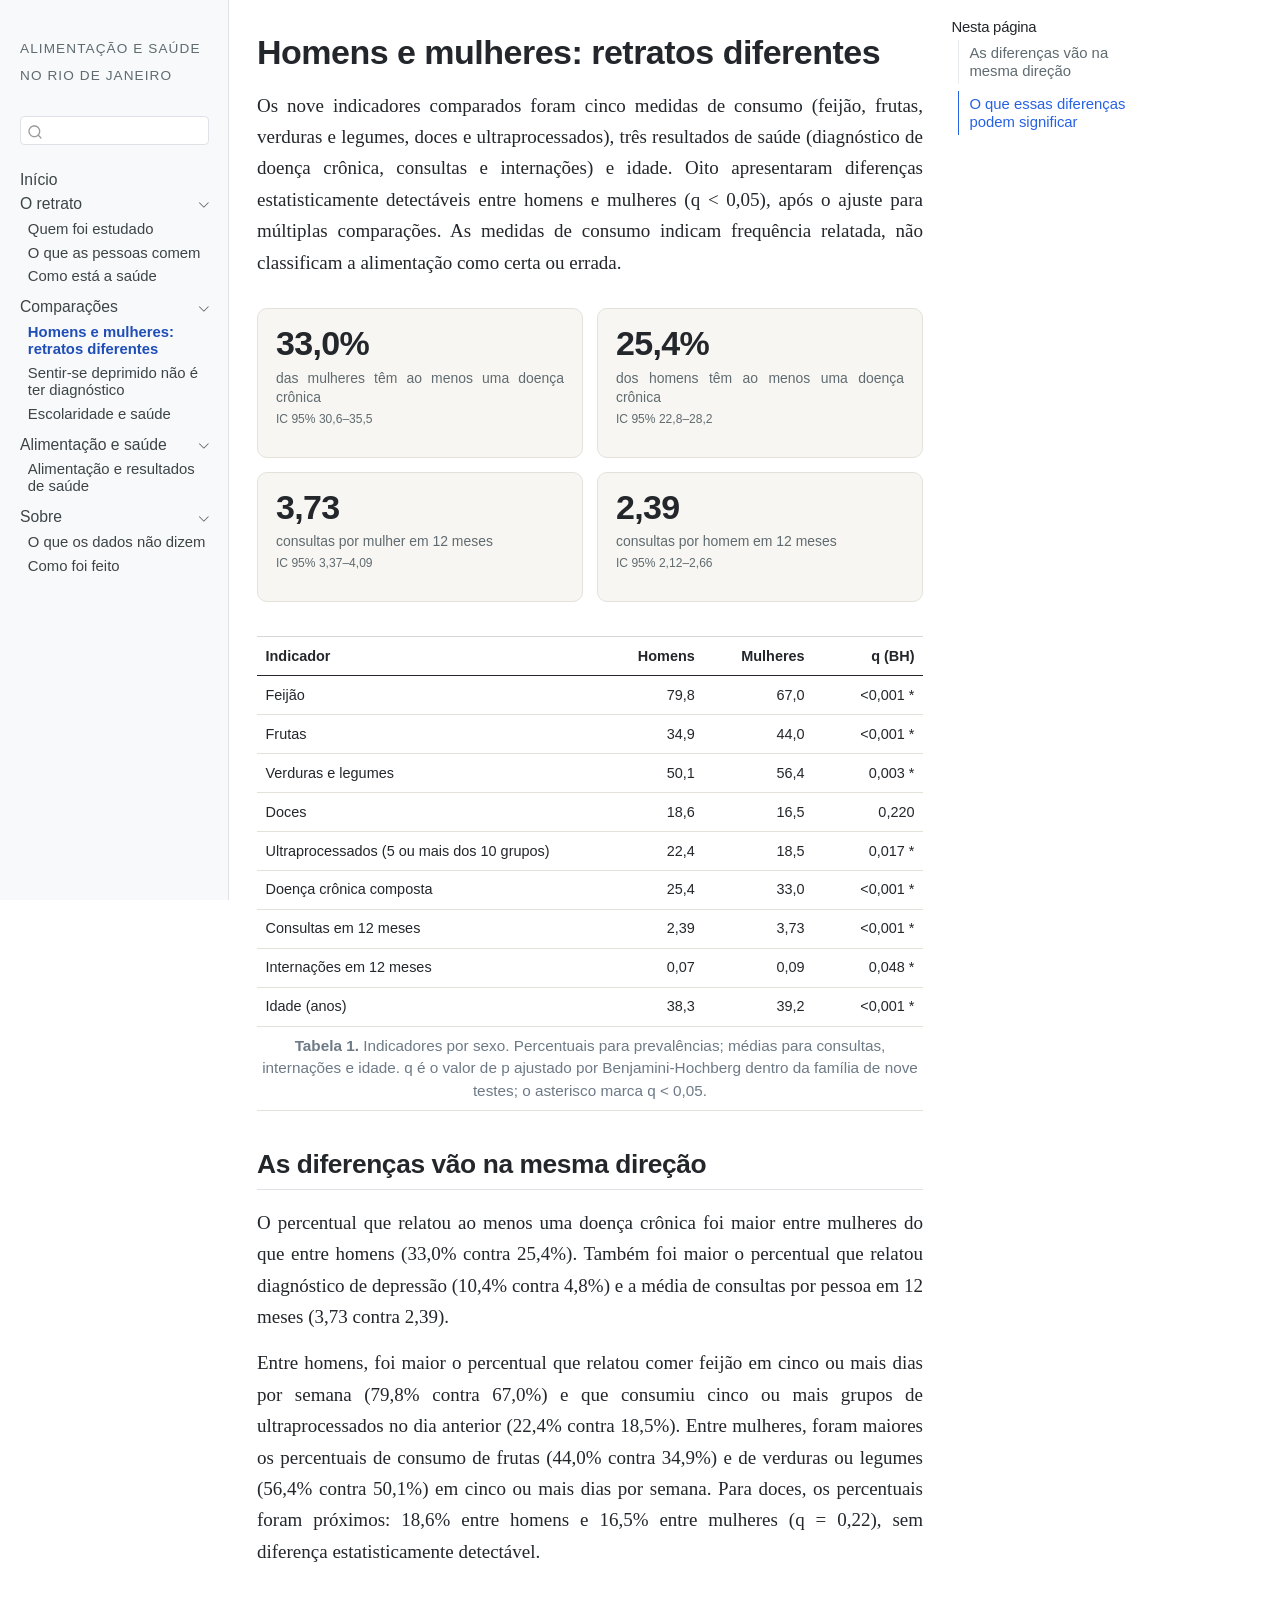
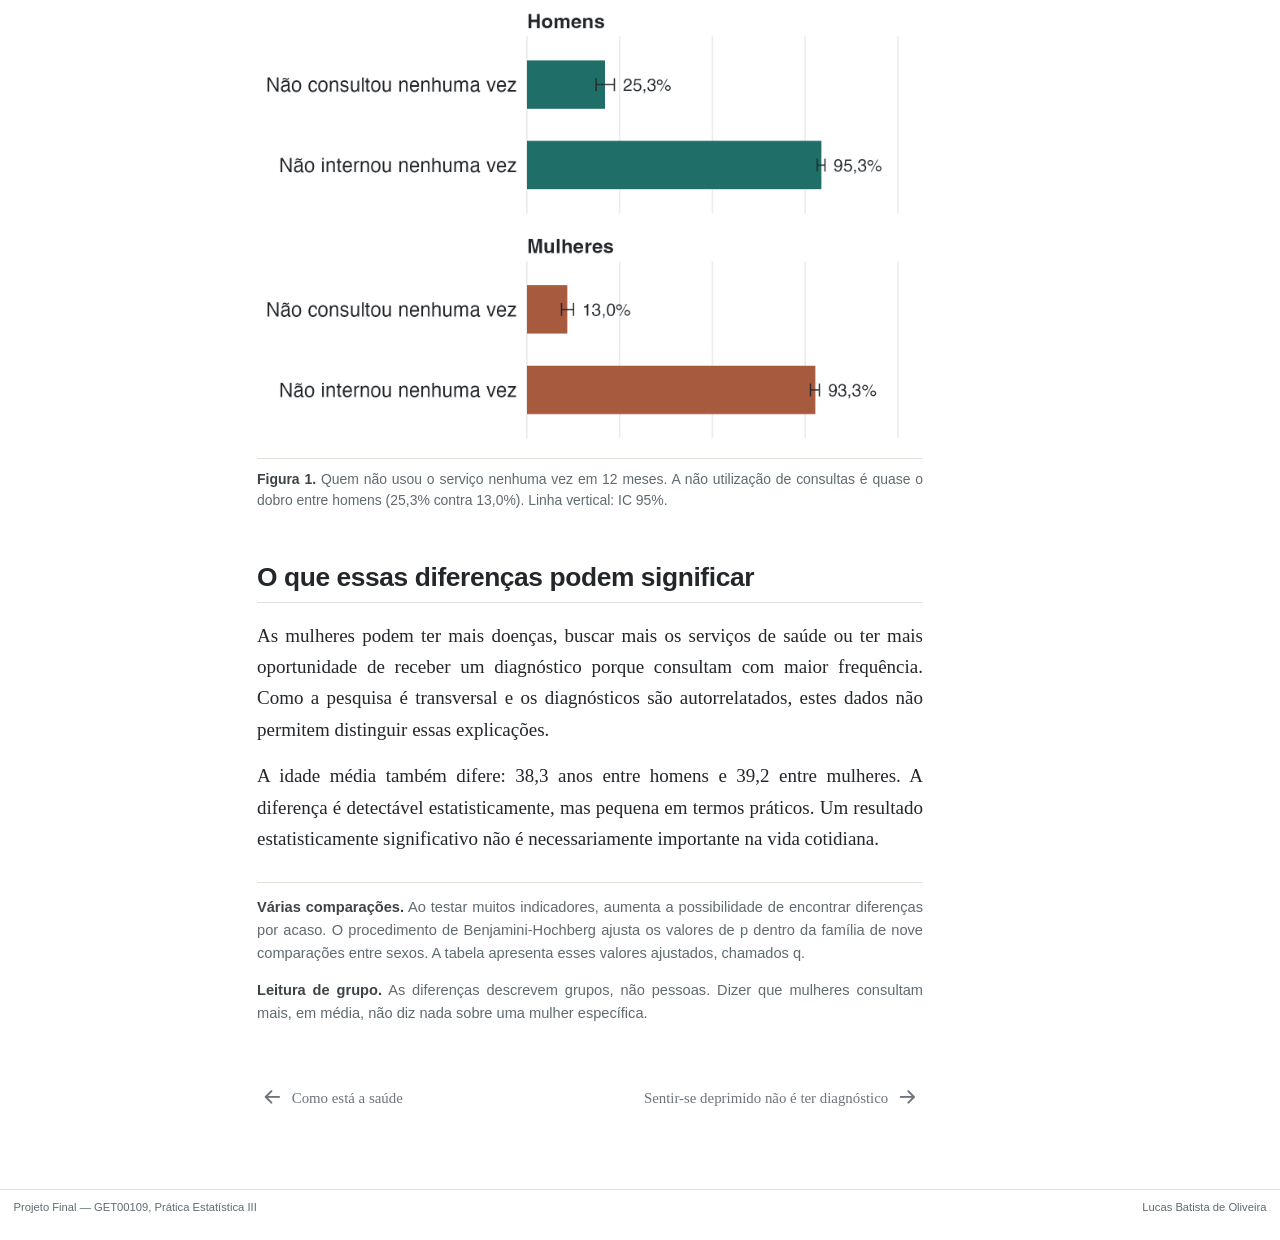
<file: homens-mulheres.html>
<!DOCTYPE html>
<html xmlns="http://www.w3.org/1999/xhtml" lang="pt-BR" xml:lang="pt-BR"><head>

<meta charset="utf-8">
<meta name="generator" content="quarto-1.10.18">

<meta name="viewport" content="width=device-width, initial-scale=1.0, user-scalable=yes">


<title>Homens e mulheres: retratos diferentes – Alimentação e saúde no Rio de Janeiro</title>
<style>
/* Default styles provided by pandoc.
** See https://pandoc.org/MANUAL.html#variables-for-html for config info.
*/
span.smallcaps{font-variant: small-caps;}
div.columns{display: flex; gap: 1.5em;}
div.column{flex: auto;}
@media screen {
div.columns{gap: min(4vw, 1.5em);}
div.column{overflow-x: auto;}
}
div.hanging-indent{margin-left: 1.5em; text-indent: -1.5em;}
ul.task-list{list-style: none;}
ul.task-list li input[type="checkbox"] {
  width: 0.8em;
  margin: 0 0.8em 0.2em -1em; /* quarto-specific, see https://github.com/quarto-dev/quarto-cli/issues/4556 */
  vertical-align: middle;
}
</style>


<script src="site_libs/quarto-nav/quarto-nav.js"></script>
<script src="site_libs/quarto-nav/headroom.min.js"></script>
<script src="site_libs/clipboard/clipboard.min.js"></script>
<script src="site_libs/quarto-search/autocomplete.umd.js"></script>
<script src="site_libs/quarto-search/fuse.min.js"></script>
<script src="site_libs/quarto-search/quarto-search.js"></script>
<meta name="quarto:offset" content="./">
<link href="./percepcao.html" rel="next">
<link href="./saude.html" rel="prev">
<script src="site_libs/quarto-html/quarto.js" type="module"></script>
<script src="site_libs/quarto-html/tabsets/tabsets.js" type="module"></script>
<script src="site_libs/quarto-html/popper.min.js"></script>
<script src="site_libs/quarto-html/tippy.umd.min.js"></script>
<script src="site_libs/quarto-html/anchor.min.js"></script>
<link href="site_libs/quarto-html/tippy.css" rel="stylesheet">
<link href="site_libs/quarto-html/quarto-syntax-highlighting-64a204ab8560d761af7679ceaba22944.css" rel="stylesheet" id="quarto-text-highlighting-styles">
<script src="site_libs/bootstrap/bootstrap.min.js"></script>
<link href="site_libs/bootstrap/bootstrap-icons.css" rel="stylesheet">
<link href="site_libs/bootstrap/bootstrap-2c353fb1ee9795f3e46801e7bd733d82.min.css" rel="stylesheet" append-hash="true" id="quarto-bootstrap" data-mode="light">
<script id="quarto-search-options" type="application/json">{
  "location": "sidebar",
  "copy-button": false,
  "collapse-after": 3,
  "panel-placement": "start",
  "type": "textbox",
  "limit": 50,
  "keyboard-shortcut": [
    "f",
    "/",
    "s"
  ],
  "show-item-context": false,
  "language": {
    "search-no-results-text": "Nenhum resultado",
    "search-matching-documents-text": "documentos correspondentes",
    "search-copy-link-title": "Copiar link para a busca",
    "search-hide-matches-text": "Esconder correspondências adicionais",
    "search-more-match-text": "mais correspondência neste documento",
    "search-more-matches-text": "mais correspondências neste documento",
    "search-clear-button-title": "Limpar",
    "search-text-placeholder": "",
    "search-detached-cancel-button-title": "Cancelar",
    "search-submit-button-title": "Enviar",
    "search-label": "Procurar"
  }
}</script>
<style>html{ scroll-behavior: smooth; }</style>
<meta name="description" content="Resultados da PNS 2019 para adultos de 18 a 59 anos no Rio de Janeiro, em linguagem acessível.">
<meta property="og:title" content="Homens e mulheres: retratos diferentes – Alimentação e saúde no Rio de Janeiro">
<meta property="og:description" content="O que a Pesquisa Nacional de Saúde de 2019 mostra sobre alimentação, doenças e uso de serviços entre adultos de 18 a 59 anos no estado do Rio de Janeiro.">
<meta property="og:type" content="website">


<link rel="stylesheet" href="styles.css">
</head>

<body class="nav-sidebar docked quarto-light">

<div id="quarto-search-results"></div>
  <header id="quarto-header" class="headroom fixed-top">
  <nav class="quarto-secondary-nav">
    <div class="container-fluid d-flex">
      <button type="button" class="quarto-btn-toggle btn" data-bs-toggle="collapse" role="button" data-bs-target=".quarto-sidebar-collapse-item" aria-controls="quarto-sidebar" aria-expanded="false" aria-label="Alternar barra lateral" onclick="if (window.quartoToggleHeadroom) { window.quartoToggleHeadroom(); }">
        <i class="bi bi-layout-text-sidebar-reverse"></i>
      </button>
        <a class="flex-grow-1 no-decor" role="navigation" data-bs-toggle="collapse" data-bs-target=".quarto-sidebar-collapse-item" aria-controls="quarto-sidebar" aria-expanded="false" aria-label="Alternar barra lateral" onclick="if (window.quartoToggleHeadroom) { window.quartoToggleHeadroom(); }">
          <h1 class="quarto-secondary-nav-title">Homens e mulheres: retratos diferentes</h1>
        </a>
      <button type="button" class="btn quarto-search-button" aria-label="Procurar" onclick="window.quartoOpenSearch();">
        <i class="bi bi-search"></i>
      </button>
    </div>
  </nav>
</header>
<!-- content -->
<div id="quarto-content" class="quarto-container page-columns page-rows-contents page-layout-article">
<!-- sidebar -->
  <nav id="quarto-sidebar" class="sidebar collapse collapse-horizontal quarto-sidebar-collapse-item sidebar-navigation docked overflow-auto">
    <div class="pt-lg-2 mt-2 text-left sidebar-header">
    <div class="sidebar-title mb-0 py-0">
      <a href="./">Alimentação e saúde no Rio de Janeiro</a>
    </div>
      </div>
        <div class="mt-2 flex-shrink-0 align-items-center">
        <div class="sidebar-search">
        <div id="quarto-search" class="" title="Procurar"></div>
        </div>
        </div>
    <div class="sidebar-menu-container">
    <ul class="list-unstyled mt-1">
        <li class="sidebar-item">
  <div class="sidebar-item-container">
  <a href="./index.html" class="sidebar-item-text sidebar-link">
 <span class="menu-text">Início</span></a>
  </div>
</li>
        <li class="sidebar-item sidebar-item-section">
      <div class="sidebar-item-container">
            <a class="sidebar-item-text sidebar-link text-start" data-bs-toggle="collapse" data-bs-target="#quarto-sidebar-section-1" role="navigation" aria-expanded="true">
 <span class="menu-text">O retrato</span></a>
          <a class="sidebar-item-toggle text-start" data-bs-toggle="collapse" data-bs-target="#quarto-sidebar-section-1" role="navigation" aria-expanded="true" aria-label="Alternar seção">
            <i class="bi bi-chevron-right ms-2"></i>
          </a>
      </div>
      <ul id="quarto-sidebar-section-1" class="collapse list-unstyled sidebar-section depth1 show">
          <li class="sidebar-item">
  <div class="sidebar-item-container">
  <a href="./quem-foi-estudado.html" class="sidebar-item-text sidebar-link">
 <span class="menu-text">Quem foi estudado</span></a>
  </div>
</li>
          <li class="sidebar-item">
  <div class="sidebar-item-container">
  <a href="./alimentacao.html" class="sidebar-item-text sidebar-link">
 <span class="menu-text">O que as pessoas comem</span></a>
  </div>
</li>
          <li class="sidebar-item">
  <div class="sidebar-item-container">
  <a href="./saude.html" class="sidebar-item-text sidebar-link">
 <span class="menu-text">Como está a saúde</span></a>
  </div>
</li>
      </ul>
  </li>
        <li class="sidebar-item sidebar-item-section">
      <div class="sidebar-item-container">
            <a class="sidebar-item-text sidebar-link text-start" data-bs-toggle="collapse" data-bs-target="#quarto-sidebar-section-2" role="navigation" aria-expanded="true">
 <span class="menu-text">Comparações</span></a>
          <a class="sidebar-item-toggle text-start" data-bs-toggle="collapse" data-bs-target="#quarto-sidebar-section-2" role="navigation" aria-expanded="true" aria-label="Alternar seção">
            <i class="bi bi-chevron-right ms-2"></i>
          </a>
      </div>
      <ul id="quarto-sidebar-section-2" class="collapse list-unstyled sidebar-section depth1 show">
          <li class="sidebar-item">
  <div class="sidebar-item-container">
  <a href="./homens-mulheres.html" class="sidebar-item-text sidebar-link active">
 <span class="menu-text">Homens e mulheres: retratos diferentes</span></a>
  </div>
</li>
          <li class="sidebar-item">
  <div class="sidebar-item-container">
  <a href="./percepcao.html" class="sidebar-item-text sidebar-link">
 <span class="menu-text">Sentir-se deprimido não é ter diagnóstico</span></a>
  </div>
</li>
          <li class="sidebar-item">
  <div class="sidebar-item-container">
  <a href="./desigualdade.html" class="sidebar-item-text sidebar-link">
 <span class="menu-text">Escolaridade e saúde</span></a>
  </div>
</li>
      </ul>
  </li>
        <li class="sidebar-item sidebar-item-section">
      <div class="sidebar-item-container">
            <a class="sidebar-item-text sidebar-link text-start" data-bs-toggle="collapse" data-bs-target="#quarto-sidebar-section-3" role="navigation" aria-expanded="true">
 <span class="menu-text">Alimentação e saúde</span></a>
          <a class="sidebar-item-toggle text-start" data-bs-toggle="collapse" data-bs-target="#quarto-sidebar-section-3" role="navigation" aria-expanded="true" aria-label="Alternar seção">
            <i class="bi bi-chevron-right ms-2"></i>
          </a>
      </div>
      <ul id="quarto-sidebar-section-3" class="collapse list-unstyled sidebar-section depth1 show">
          <li class="sidebar-item">
  <div class="sidebar-item-container">
  <a href="./alimentacao-e-saude.html" class="sidebar-item-text sidebar-link">
 <span class="menu-text">Alimentação e resultados de saúde</span></a>
  </div>
</li>
      </ul>
  </li>
        <li class="sidebar-item sidebar-item-section">
      <div class="sidebar-item-container">
            <a class="sidebar-item-text sidebar-link text-start" data-bs-toggle="collapse" data-bs-target="#quarto-sidebar-section-4" role="navigation" aria-expanded="true">
 <span class="menu-text">Sobre</span></a>
          <a class="sidebar-item-toggle text-start" data-bs-toggle="collapse" data-bs-target="#quarto-sidebar-section-4" role="navigation" aria-expanded="true" aria-label="Alternar seção">
            <i class="bi bi-chevron-right ms-2"></i>
          </a>
      </div>
      <ul id="quarto-sidebar-section-4" class="collapse list-unstyled sidebar-section depth1 show">
          <li class="sidebar-item">
  <div class="sidebar-item-container">
  <a href="./limites.html" class="sidebar-item-text sidebar-link">
 <span class="menu-text">O que os dados não dizem</span></a>
  </div>
</li>
          <li class="sidebar-item">
  <div class="sidebar-item-container">
  <a href="./metodos.html" class="sidebar-item-text sidebar-link">
 <span class="menu-text">Como foi feito</span></a>
  </div>
</li>
      </ul>
  </li>
    </ul>
    </div>
</nav>
<div id="quarto-sidebar-glass" class="quarto-sidebar-collapse-item" data-bs-toggle="collapse" data-bs-target=".quarto-sidebar-collapse-item"></div>
<!-- margin-sidebar -->
    <div id="quarto-margin-sidebar" class="sidebar margin-sidebar">
        <nav id="TOC" role="doc-toc" class="toc-active">
    <h2 id="toc-title">Nesta página</h2>

  <ul class="collapse">
  <li><a href="#as-diferenças-vão-na-mesma-direção" id="toc-as-diferenças-vão-na-mesma-direção" class="nav-link active" data-scroll-target="#as-diferenças-vão-na-mesma-direção">As diferenças vão na mesma direção</a></li>
  <li><a href="#o-que-essas-diferenças-podem-significar" id="toc-o-que-essas-diferenças-podem-significar" class="nav-link" data-scroll-target="#o-que-essas-diferenças-podem-significar">O que essas diferenças podem significar</a></li>
  </ul>
</nav>
    </div>
<!-- main -->
<main class="content" id="quarto-document-content">

<header id="title-block-header" class="quarto-title-block default">
<div class="quarto-title">
<h1 class="title d-none d-lg-block">Homens e mulheres: retratos diferentes</h1>
</div>



<div class="quarto-title-meta">




  </div>



</header>


<p>Os nove indicadores comparados foram cinco medidas de consumo (feijão, frutas, verduras e legumes, doces e ultraprocessados), três resultados de saúde (diagnóstico de doença crônica, consultas e internações) e idade. Oito apresentaram diferenças estatisticamente detectáveis entre homens e mulheres (q &lt; 0,05), após o ajuste para múltiplas comparações. As medidas de consumo indicam frequência relatada, não classificam a alimentação como certa ou errada.</p>
<div class="cartoes-sexo">
<div class="cartoes">
<div class="cartao">
<p><span class="valor">33,0%</span> <span class="rotulo">das mulheres têm ao menos uma doença crônica</span> <span class="fonte">IC 95% 30,6–35,5</span></p>
</div>
<div class="cartao">
<p><span class="valor">25,4%</span> <span class="rotulo">dos homens têm ao menos uma doença crônica</span> <span class="fonte">IC 95% 22,8–28,2</span></p>
</div>
<div class="cartao">
<p><span class="valor">3,73</span> <span class="rotulo">consultas por mulher em 12 meses</span> <span class="fonte">IC 95% 3,37–4,09</span></p>
</div>
<div class="cartao">
<p><span class="valor">2,39</span> <span class="rotulo">consultas por homem em 12 meses</span> <span class="fonte">IC 95% 2,12–2,66</span></p>
</div>
</div>
</div>
<table class="table">
<caption><strong>Tabela 1.</strong> Indicadores por sexo. Percentuais para prevalências; médias para consultas, internações e idade. q é o valor de p ajustado por Benjamini-Hochberg dentro da família de nove testes; o asterisco marca q &lt; 0,05.</caption>
<colgroup>
<col style="width: 52%">
<col style="width: 13%">
<col style="width: 16%">
<col style="width: 16%">
</colgroup>
<thead>
<tr class="header">
<th style="text-align: left;">Indicador</th>
<th style="text-align: right;">Homens</th>
<th style="text-align: right;">Mulheres</th>
<th style="text-align: right;">q (BH)</th>
</tr>
</thead>
<tbody>
<tr class="odd">
<td style="text-align: left;">Feijão</td>
<td style="text-align: right;">79,8</td>
<td style="text-align: right;">67,0</td>
<td style="text-align: right;">&lt;0,001 *</td>
</tr>
<tr class="even">
<td style="text-align: left;">Frutas</td>
<td style="text-align: right;">34,9</td>
<td style="text-align: right;">44,0</td>
<td style="text-align: right;">&lt;0,001 *</td>
</tr>
<tr class="odd">
<td style="text-align: left;">Verduras e legumes</td>
<td style="text-align: right;">50,1</td>
<td style="text-align: right;">56,4</td>
<td style="text-align: right;">0,003 *</td>
</tr>
<tr class="even">
<td style="text-align: left;">Doces</td>
<td style="text-align: right;">18,6</td>
<td style="text-align: right;">16,5</td>
<td style="text-align: right;">0,220</td>
</tr>
<tr class="odd">
<td style="text-align: left;">Ultraprocessados (5 ou mais dos 10 grupos)</td>
<td style="text-align: right;">22,4</td>
<td style="text-align: right;">18,5</td>
<td style="text-align: right;">0,017 *</td>
</tr>
<tr class="even">
<td style="text-align: left;">Doença crônica composta</td>
<td style="text-align: right;">25,4</td>
<td style="text-align: right;">33,0</td>
<td style="text-align: right;">&lt;0,001 *</td>
</tr>
<tr class="odd">
<td style="text-align: left;">Consultas em 12 meses</td>
<td style="text-align: right;">2,39</td>
<td style="text-align: right;">3,73</td>
<td style="text-align: right;">&lt;0,001 *</td>
</tr>
<tr class="even">
<td style="text-align: left;">Internações em 12 meses</td>
<td style="text-align: right;">0,07</td>
<td style="text-align: right;">0,09</td>
<td style="text-align: right;">0,048 *</td>
</tr>
<tr class="odd">
<td style="text-align: left;">Idade (anos)</td>
<td style="text-align: right;">38,3</td>
<td style="text-align: right;">39,2</td>
<td style="text-align: right;">&lt;0,001 *</td>
</tr>
</tbody>
</table>
<section id="as-diferenças-vão-na-mesma-direção" class="level2">
<h2 class="anchored" data-anchor-id="as-diferenças-vão-na-mesma-direção">As diferenças vão na mesma direção</h2>
<p>O percentual que relatou ao menos uma doença crônica foi maior entre mulheres do que entre homens (33,0% contra 25,4%). Também foi maior o percentual que relatou diagnóstico de depressão (10,4% contra 4,8%) e a média de consultas por pessoa em 12 meses (3,73 contra 2,39).</p>
<p>Entre homens, foi maior o percentual que relatou comer feijão em cinco ou mais dias por semana (79,8% contra 67,0%) e que consumiu cinco ou mais grupos de ultraprocessados no dia anterior (22,4% contra 18,5%). Entre mulheres, foram maiores os percentuais de consumo de frutas (44,0% contra 34,9%) e de verduras ou legumes (56,4% contra 50,1%) em cinco ou mais dias por semana. Para doces, os percentuais foram próximos: 18,6% entre homens e 16,5% entre mulheres (q = 0,22), sem diferença estatisticamente detectável.</p>
<div class="quarto-figure quarto-figure-center">
<figure class="figure">
<p><img src="figuras/fig_zeros.png" class="img-fluid figure-img" alt="Barras horizontais com o percentual de pessoas que não consultaram e que não internaram nenhuma vez em 12 meses, mostrando que a não utilização é mais comum entre homens."></p>
<figcaption><strong>Figura 1.</strong> Quem não usou o serviço nenhuma vez em 12 meses. A não utilização de consultas é quase o dobro entre homens (25,3% contra 13,0%). Linha vertical: IC 95%.</figcaption>
</figure>
</div>
</section>
<section id="o-que-essas-diferenças-podem-significar" class="level2">
<h2 class="anchored" data-anchor-id="o-que-essas-diferenças-podem-significar">O que essas diferenças podem significar</h2>
<p>As mulheres podem ter mais doenças, buscar mais os serviços de saúde ou ter mais oportunidade de receber um diagnóstico porque consultam com maior frequência. Como a pesquisa é transversal e os diagnósticos são autorrelatados, estes dados não permitem distinguir essas explicações.</p>
<p>A idade média também difere: 38,3 anos entre homens e 39,2 entre mulheres. A diferença é detectável estatisticamente, mas pequena em termos práticos. Um resultado estatisticamente significativo não é necessariamente importante na vida cotidiana.</p>
<div class="nota">
<p><strong>Várias comparações.</strong> Ao testar muitos indicadores, aumenta a possibilidade de encontrar diferenças por acaso. O procedimento de Benjamini-Hochberg ajusta os valores de p dentro da família de nove comparações entre sexos. A tabela apresenta esses valores ajustados, chamados q.</p>
<p><strong>Leitura de grupo.</strong> As diferenças descrevem grupos, não pessoas. Dizer que mulheres consultam mais, em média, não diz nada sobre uma mulher específica.</p>
</div>


</section>

</main> <!-- /main -->
<script id="quarto-html-after-body" type="application/javascript">
  window.document.addEventListener("DOMContentLoaded", function (event) {
    const icon = "";
    const anchorJS = new window.AnchorJS();
    anchorJS.options = {
      placement: 'right',
      icon: icon
    };
    anchorJS.add('.anchored');
    const isCodeAnnotation = (el) => {
      for (const clz of el.classList) {
        if (clz.startsWith('code-annotation-')) {
          return true;
        }
      }
      return false;
    }
    const onCopySuccess = function(e) {
      // button target
      const button = e.trigger;
      // don't keep focus
      button.blur();
      // flash "checked"
      button.classList.add('code-copy-button-checked');
      var currentTitle = button.getAttribute("title");
      button.setAttribute("title", "Copiada");
      let tooltip;
      if (window.bootstrap) {
        button.setAttribute("data-bs-toggle", "tooltip");
        button.setAttribute("data-bs-placement", "left");
        button.setAttribute("data-bs-title", "Copiada");
        tooltip = new bootstrap.Tooltip(button,
          { trigger: "manual",
            customClass: "code-copy-button-tooltip",
            offset: [0, -8]});
        tooltip.show();
      }
      setTimeout(function() {
        if (tooltip) {
          tooltip.hide();
          button.removeAttribute("data-bs-title");
          button.removeAttribute("data-bs-toggle");
          button.removeAttribute("data-bs-placement");
        }
        button.setAttribute("title", currentTitle);
        button.classList.remove('code-copy-button-checked');
      }, 1000);
      // clear code selection
      e.clearSelection();
    }
    const getTextToCopy = function(trigger) {
      const outerScaffold = trigger.parentElement.cloneNode(true);
      const codeEl = outerScaffold.querySelector('code');
      for (const childEl of codeEl.children) {
        if (isCodeAnnotation(childEl)) {
          childEl.remove();
        }
      }
      return codeEl.innerText;
    }
    const clipboard = new window.ClipboardJS('.code-copy-button:not([data-in-quarto-modal])', {
      text: getTextToCopy
    });
    clipboard.on('success', onCopySuccess);
    if (window.document.getElementById('quarto-embedded-source-code-modal')) {
      const clipboardModal = new window.ClipboardJS('.code-copy-button[data-in-quarto-modal]', {
        text: getTextToCopy,
        container: window.document.getElementById('quarto-embedded-source-code-modal')
      });
      clipboardModal.on('success', onCopySuccess);
    }
      var localhostRegex = new RegExp(/^(?:http|https):\/\/localhost\:?[0-9]*\//);
      var mailtoRegex = new RegExp(/^mailto:/);
        var filterRegex = new RegExp("https:\/\/grugg8\.github\.io\/saude-e-alimentacao-rj\/");
      var isInternal = (href) => {
          return filterRegex.test(href) || localhostRegex.test(href) || mailtoRegex.test(href);
      }
      // Inspect non-navigation links and adorn them if external
     var links = window.document.querySelectorAll('a[href]:not(.nav-link):not(.navbar-brand):not(.toc-action):not(.sidebar-link):not(.sidebar-item-toggle):not(.pagination-link):not(.no-external):not([aria-hidden]):not(.dropdown-item):not(.quarto-navigation-tool):not(.about-link)');
      for (var i=0; i<links.length; i++) {
        const link = links[i];
        if (!isInternal(link.href)) {
          // undo the damage that might have been done by quarto-nav.js in the case of
          // links that we want to consider external
          if (link.dataset.originalHref !== undefined) {
            link.href = link.dataset.originalHref;
          }
            // target, if specified
            link.setAttribute("target", "_blank");
            if (link.getAttribute("rel") === null) {
              link.setAttribute("rel", "noopener");
            }
        }
      }
    function tippyHover(el, contentFn, onTriggerFn, onUntriggerFn) {
      const config = {
        allowHTML: true,
        maxWidth: 500,
        delay: 100,
        arrow: false,
        appendTo: function(el) {
            return el.parentElement;
        },
        interactive: true,
        interactiveBorder: 10,
        theme: 'quarto',
        placement: 'bottom-start',
      };
      if (contentFn) {
        config.content = contentFn;
      }
      if (onTriggerFn) {
        config.onTrigger = onTriggerFn;
      }
      if (onUntriggerFn) {
        config.onUntrigger = onUntriggerFn;
      }
      window.tippy(el, config);
    }
    const noterefs = window.document.querySelectorAll('a[role="doc-noteref"]');
    for (var i=0; i<noterefs.length; i++) {
      const ref = noterefs[i];
      tippyHover(ref, function() {
        // use id or data attribute instead here
        let href = ref.getAttribute('data-footnote-href') || ref.getAttribute('href');
        try { href = new URL(href).hash; } catch {}
        const id = href.replace(/^#\/?/, "");
        const note = window.document.getElementById(id);
        if (note) {
          return note.innerHTML;
        } else {
          return "";
        }
      });
    }
    const xrefs = window.document.querySelectorAll('a.quarto-xref');
    const processXRef = (id, note) => {
      // Strip column container classes
      const stripColumnClz = (el) => {
        el.classList.remove("page-full", "page-columns");
        if (el.children) {
          for (const child of el.children) {
            stripColumnClz(child);
          }
        }
      }
      stripColumnClz(note)
      if (id === null || id.startsWith('sec-')) {
        // Special case sections, only their first couple elements
        const container = document.createElement("div");
        if (note.children && note.children.length > 2) {
          container.appendChild(note.children[0].cloneNode(true));
          for (let i = 1; i < note.children.length; i++) {
            const child = note.children[i];
            if (child.tagName === "P" && child.innerText === "") {
              continue;
            } else {
              container.appendChild(child.cloneNode(true));
              break;
            }
          }
          if (window.Quarto?.typesetMath) {
            window.Quarto.typesetMath(container);
          }
          return container.innerHTML
        } else {
          if (window.Quarto?.typesetMath) {
            window.Quarto.typesetMath(note);
          }
          return note.innerHTML;
        }
      } else {
        // Remove any anchor links if they are present
        const anchorLink = note.querySelector('a.anchorjs-link');
        if (anchorLink) {
          anchorLink.remove();
        }
        if (window.Quarto?.typesetMath) {
          window.Quarto.typesetMath(note);
        }
        if (note.classList.contains("callout")) {
          return note.outerHTML;
        } else {
          return note.innerHTML;
        }
      }
    }
    for (var i=0; i<xrefs.length; i++) {
      const xref = xrefs[i];
      tippyHover(xref, undefined, function(instance) {
        instance.disable();
        let url = xref.getAttribute('href');
        let hash = undefined;
        if (url.startsWith('#')) {
          hash = url;
        } else {
          try { hash = new URL(url).hash; } catch {}
        }
        if (hash) {
          const id = hash.replace(/^#\/?/, "");
          const note = window.document.getElementById(id);
          if (note !== null) {
            try {
              const html = processXRef(id, note.cloneNode(true));
              instance.setContent(html);
            } finally {
              instance.enable();
              instance.show();
            }
          } else {
            // See if we can fetch this
            fetch(url.split('#')[0])
            .then(res => res.text())
            .then(html => {
              const parser = new DOMParser();
              const htmlDoc = parser.parseFromString(html, "text/html");
              const note = htmlDoc.getElementById(id);
              if (note !== null) {
                const html = processXRef(id, note);
                instance.setContent(html);
              }
            }).finally(() => {
              instance.enable();
              instance.show();
            });
          }
        } else {
          // See if we can fetch a full url (with no hash to target)
          // This is a special case and we should probably do some content thinning / targeting
          fetch(url)
          .then(res => res.text())
          .then(html => {
            const parser = new DOMParser();
            const htmlDoc = parser.parseFromString(html, "text/html");
            const note = htmlDoc.querySelector('main.content');
            if (note !== null) {
              // This should only happen for chapter cross references
              // (since there is no id in the URL)
              // remove the first header
              if (note.children.length > 0 && note.children[0].tagName === "HEADER") {
                note.children[0].remove();
              }
              const html = processXRef(null, note);
              instance.setContent(html);
            }
          }).finally(() => {
            instance.enable();
            instance.show();
          });
        }
      }, function(instance) {
      });
    }
        let selectedAnnoteEl;
        const selectorForAnnotation = ( cell, annotation) => {
          let cellAttr = 'data-code-cell="' + cell + '"';
          let lineAttr = 'data-code-annotation="' +  annotation + '"';
          const selector = 'span[' + cellAttr + '][' + lineAttr + ']';
          return selector;
        }
        const selectCodeLines = (annoteEl) => {
          const doc = window.document;
          const targetCell = annoteEl.getAttribute("data-target-cell");
          const targetAnnotation = annoteEl.getAttribute("data-target-annotation");
          const annoteSpan = window.document.querySelector(selectorForAnnotation(targetCell, targetAnnotation));
          const lines = annoteSpan.getAttribute("data-code-lines").split(",");
          const lineIds = lines.map((line) => {
            return targetCell + "-" + line;
          })
          let top = null;
          let height = null;
          let parent = null;
          if (lineIds.length > 0) {
              //compute the position of the single el (top and bottom and make a div)
              const el = window.document.getElementById(lineIds[0]);
              top = el.offsetTop;
              height = el.offsetHeight;
              parent = el.parentElement.parentElement;
            if (lineIds.length > 1) {
              const lastEl = window.document.getElementById(lineIds[lineIds.length - 1]);
              const bottom = lastEl.offsetTop + lastEl.offsetHeight;
              height = bottom - top;
            }
            if (top !== null && height !== null && parent !== null) {
              // cook up a div (if necessary) and position it
              let div = window.document.getElementById("code-annotation-line-highlight");
              if (div === null) {
                div = window.document.createElement("div");
                div.setAttribute("id", "code-annotation-line-highlight");
                div.style.position = 'absolute';
                parent.appendChild(div);
              }
              div.style.top = top - 2 + "px";
              div.style.height = height + 4 + "px";
              div.style.left = 0;
              let gutterDiv = window.document.getElementById("code-annotation-line-highlight-gutter");
              if (gutterDiv === null) {
                gutterDiv = window.document.createElement("div");
                gutterDiv.setAttribute("id", "code-annotation-line-highlight-gutter");
                gutterDiv.style.position = 'absolute';
                const codeCell = window.document.getElementById(targetCell);
                const gutter = codeCell.querySelector('.code-annotation-gutter');
                gutter.appendChild(gutterDiv);
              }
              gutterDiv.style.top = top - 2 + "px";
              gutterDiv.style.height = height + 4 + "px";
            }
            selectedAnnoteEl = annoteEl;
          }
        };
        const unselectCodeLines = () => {
          const elementsIds = ["code-annotation-line-highlight", "code-annotation-line-highlight-gutter"];
          elementsIds.forEach((elId) => {
            const div = window.document.getElementById(elId);
            if (div) {
              div.remove();
            }
          });
          selectedAnnoteEl = undefined;
        };
          // Handle positioning of the toggle
      window.addEventListener(
        "resize",
        throttle(() => {
          elRect = undefined;
          if (selectedAnnoteEl) {
            selectCodeLines(selectedAnnoteEl);
          }
        }, 10)
      );
      function throttle(fn, ms) {
      let throttle = false;
      let timer;
        return (...args) => {
          if(!throttle) { // first call gets through
              fn.apply(this, args);
              throttle = true;
          } else { // all the others get throttled
              if(timer) clearTimeout(timer); // cancel #2
              timer = setTimeout(() => {
                fn.apply(this, args);
                timer = throttle = false;
              }, ms);
          }
        };
      }
        // Attach click handler to the DT
        const annoteDls = window.document.querySelectorAll('dt[data-target-cell]');
        for (const annoteDlNode of annoteDls) {
          annoteDlNode.addEventListener('click', (event) => {
            const clickedEl = event.target;
            if (clickedEl !== selectedAnnoteEl) {
              unselectCodeLines();
              const activeEl = window.document.querySelector('dt[data-target-cell].code-annotation-active');
              if (activeEl) {
                activeEl.classList.remove('code-annotation-active');
              }
              selectCodeLines(clickedEl);
              clickedEl.classList.add('code-annotation-active');
            } else {
              // Unselect the line
              unselectCodeLines();
              clickedEl.classList.remove('code-annotation-active');
            }
          });
        }
    const findCites = (el) => {
      const parentEl = el.parentElement;
      if (parentEl) {
        const cites = parentEl.dataset.cites;
        if (cites) {
          return {
            el,
            cites: cites.split(' ')
          };
        } else {
          return findCites(el.parentElement)
        }
      } else {
        return undefined;
      }
    };
    var bibliorefs = window.document.querySelectorAll('a[role="doc-biblioref"]');
    for (var i=0; i<bibliorefs.length; i++) {
      const ref = bibliorefs[i];
      const citeInfo = findCites(ref);
      if (citeInfo) {
        tippyHover(citeInfo.el, function() {
          var popup = window.document.createElement('div');
          citeInfo.cites.forEach(function(cite) {
            var citeDiv = window.document.createElement('div');
            citeDiv.classList.add('hanging-indent');
            citeDiv.classList.add('csl-entry');
            var biblioDiv = window.document.getElementById('ref-' + cite);
            if (biblioDiv) {
              citeDiv.innerHTML = biblioDiv.innerHTML;
            }
            popup.appendChild(citeDiv);
          });
          return popup.innerHTML;
        });
      }
    }
  });
  </script>
<nav class="page-navigation">
  <div class="nav-page nav-page-previous">
      <a href="./saude.html" class="pagination-link" aria-label="Como está a saúde">
        <i class="bi bi-arrow-left-short"></i> <span class="nav-page-text">Como está a saúde</span>
      </a>
  </div>
  <div class="nav-page nav-page-next">
      <a href="./percepcao.html" class="pagination-link" aria-label="Sentir-se deprimido não é ter diagnóstico">
        <span class="nav-page-text">Sentir-se deprimido não é ter diagnóstico</span> <i class="bi bi-arrow-right-short"></i>
      </a>
  </div>
</nav>
</div> <!-- /content -->
<footer class="footer">
  <div class="nav-footer">
    <div class="nav-footer-left">
<p>Projeto Final — GET00109, Prática Estatística III</p>
</div>
    <div class="nav-footer-center">
      &nbsp;
    </div>
    <div class="nav-footer-right">
<p>Lucas Batista de Oliveira</p>
</div>
  </div>
</footer>
<script src="assets/tabelas.js"></script>




<script src="site_libs/quarto-html/zenscroll-min.js"></script>
</body></html>
</file>
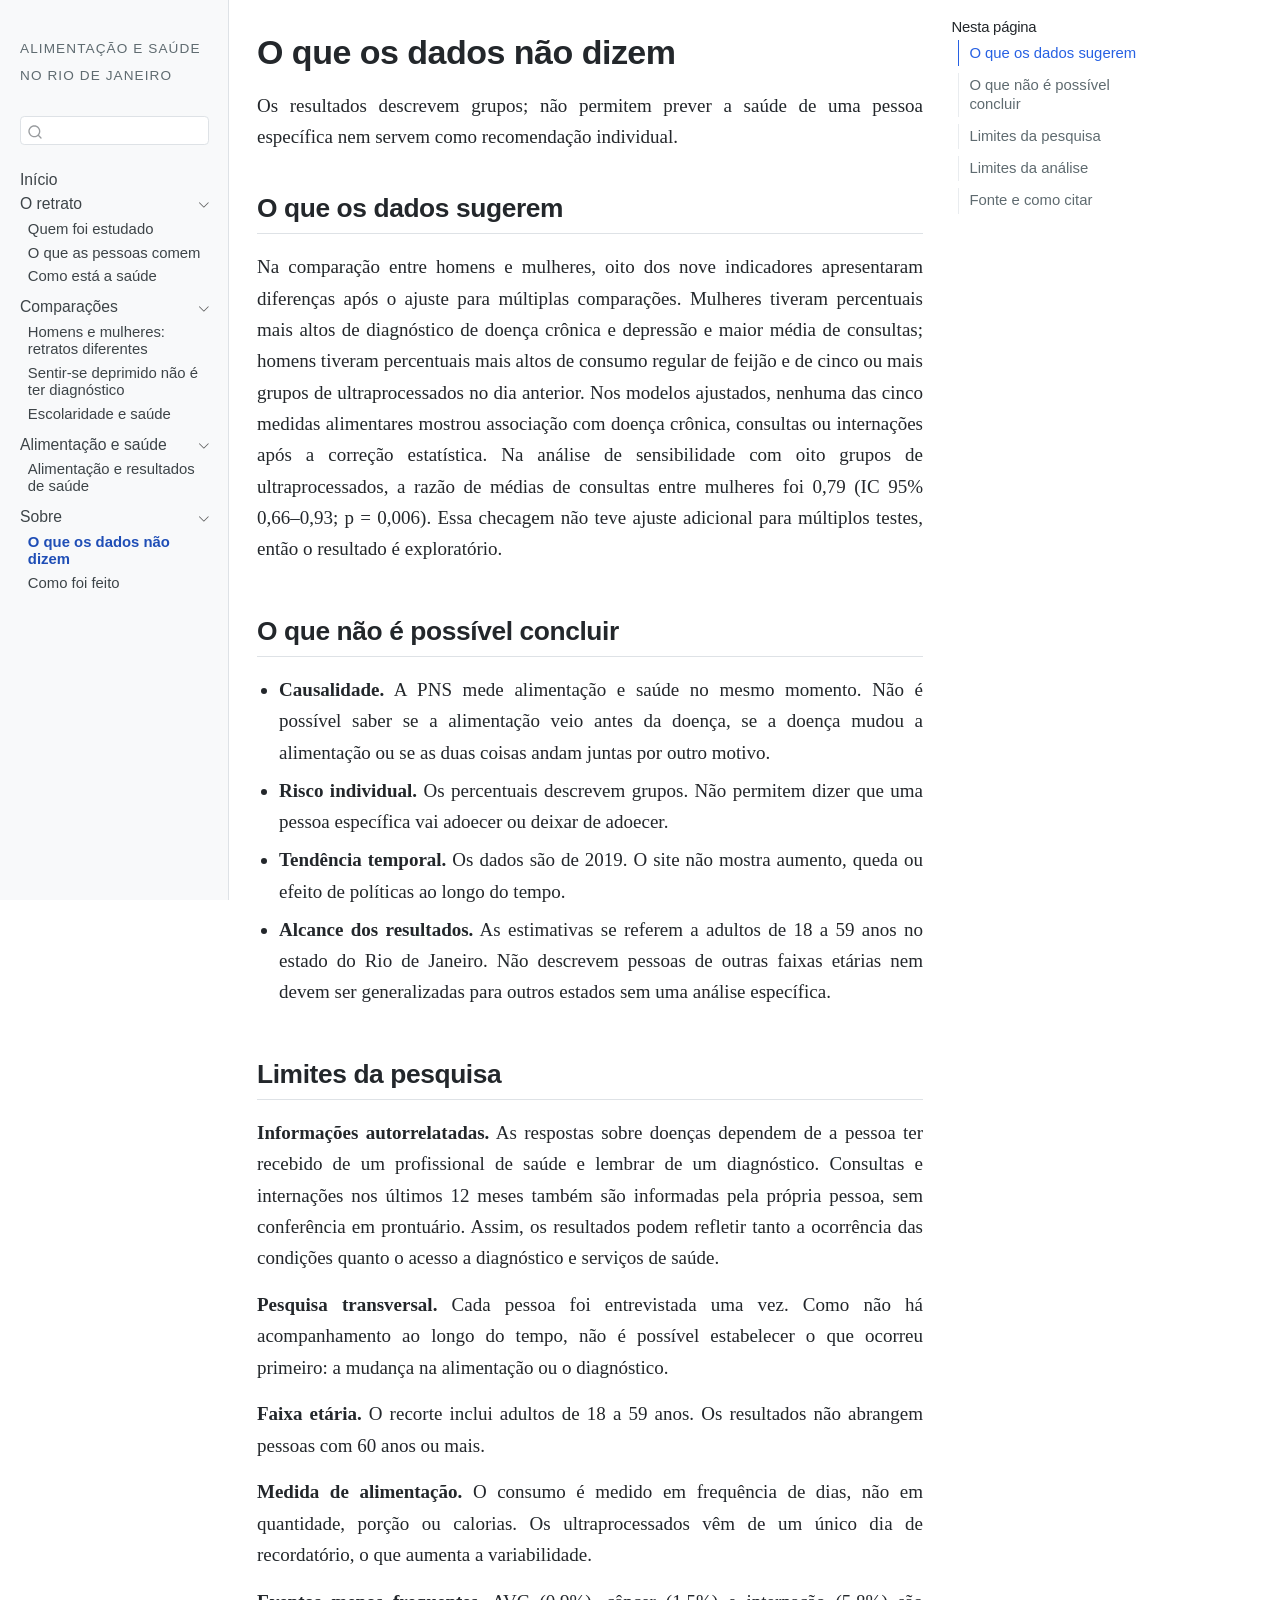
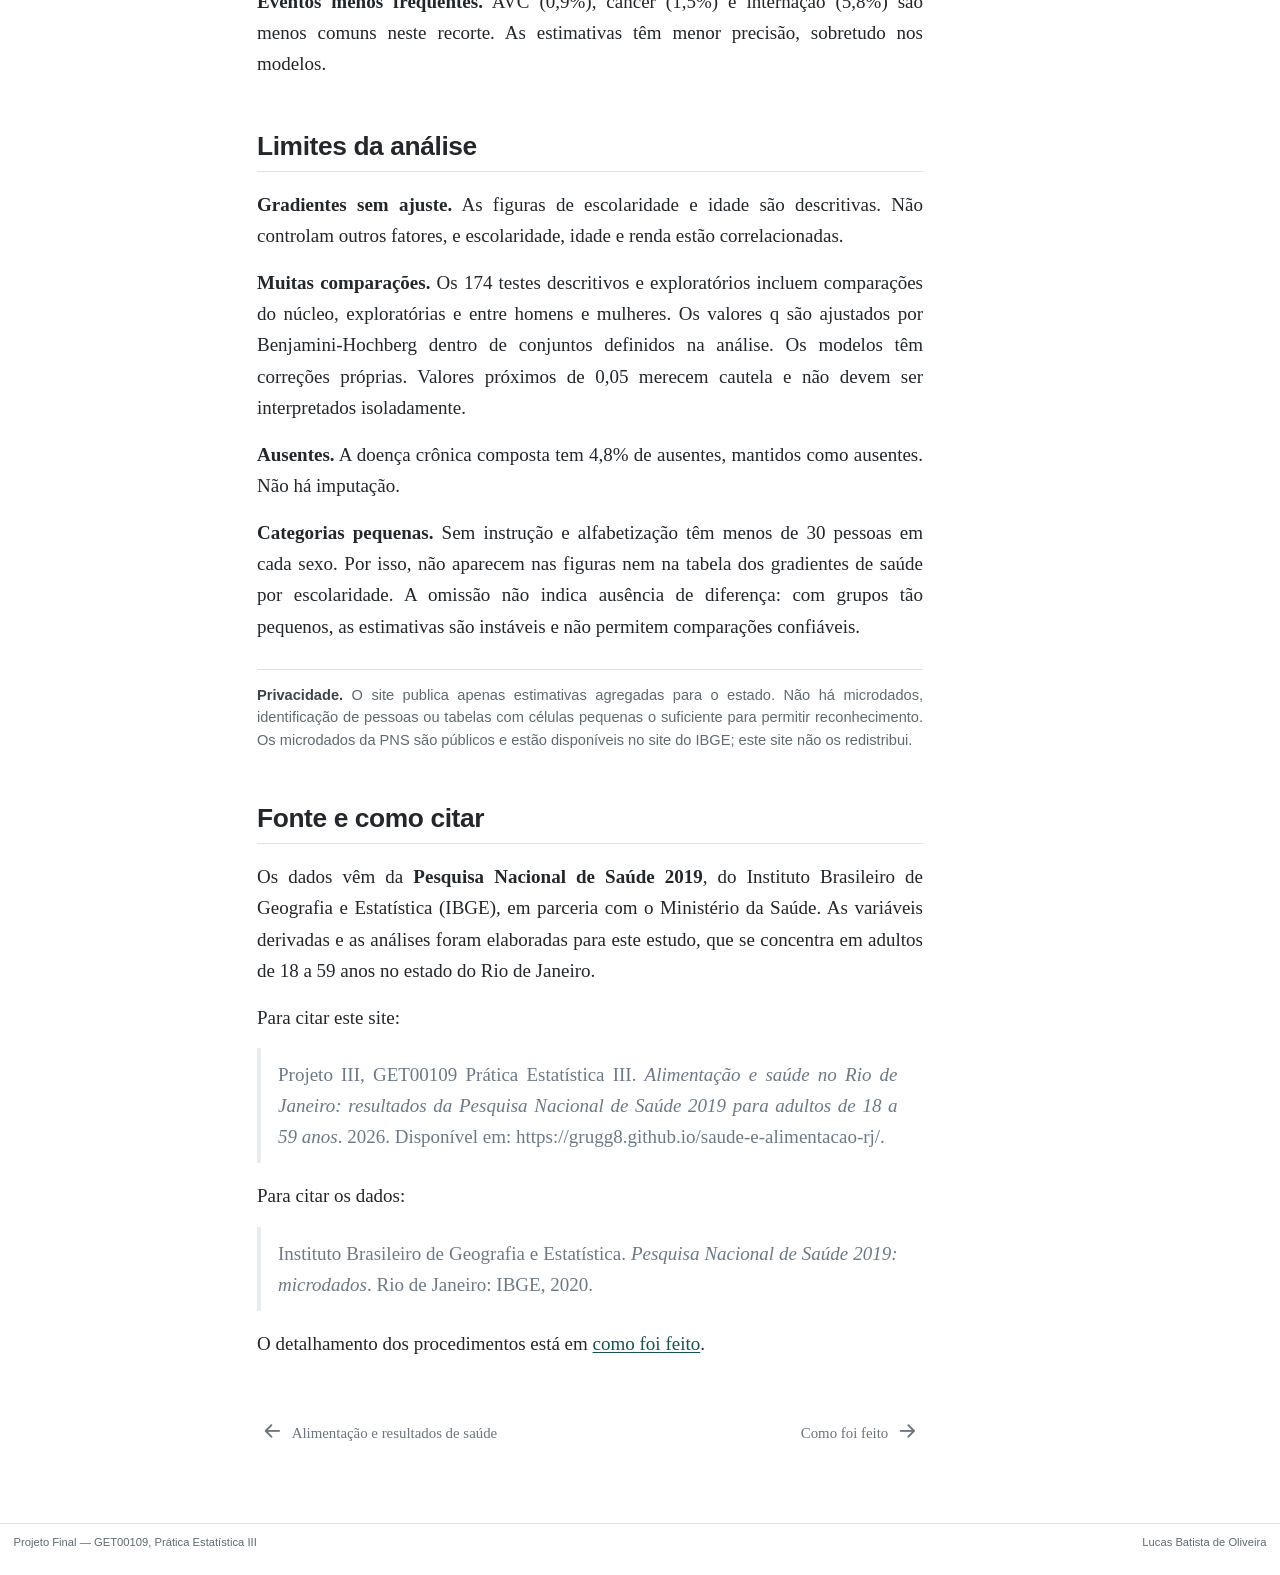
<file: limites.html>
<!DOCTYPE html>
<html xmlns="http://www.w3.org/1999/xhtml" lang="pt-BR" xml:lang="pt-BR"><head>

<meta charset="utf-8">
<meta name="generator" content="quarto-1.10.18">

<meta name="viewport" content="width=device-width, initial-scale=1.0, user-scalable=yes">


<title>O que os dados não dizem – Alimentação e saúde no Rio de Janeiro</title>
<style>
/* Default styles provided by pandoc.
** See https://pandoc.org/MANUAL.html#variables-for-html for config info.
*/
span.smallcaps{font-variant: small-caps;}
div.columns{display: flex; gap: 1.5em;}
div.column{flex: auto;}
@media screen {
div.columns{gap: min(4vw, 1.5em);}
div.column{overflow-x: auto;}
}
div.hanging-indent{margin-left: 1.5em; text-indent: -1.5em;}
ul.task-list{list-style: none;}
ul.task-list li input[type="checkbox"] {
  width: 0.8em;
  margin: 0 0.8em 0.2em -1em; /* quarto-specific, see https://github.com/quarto-dev/quarto-cli/issues/4556 */
  vertical-align: middle;
}
</style>


<script src="site_libs/quarto-nav/quarto-nav.js"></script>
<script src="site_libs/quarto-nav/headroom.min.js"></script>
<script src="site_libs/clipboard/clipboard.min.js"></script>
<script src="site_libs/quarto-search/autocomplete.umd.js"></script>
<script src="site_libs/quarto-search/fuse.min.js"></script>
<script src="site_libs/quarto-search/quarto-search.js"></script>
<meta name="quarto:offset" content="./">
<link href="./metodos.html" rel="next">
<link href="./alimentacao-e-saude.html" rel="prev">
<script src="site_libs/quarto-html/quarto.js" type="module"></script>
<script src="site_libs/quarto-html/tabsets/tabsets.js" type="module"></script>
<script src="site_libs/quarto-html/popper.min.js"></script>
<script src="site_libs/quarto-html/tippy.umd.min.js"></script>
<script src="site_libs/quarto-html/anchor.min.js"></script>
<link href="site_libs/quarto-html/tippy.css" rel="stylesheet">
<link href="site_libs/quarto-html/quarto-syntax-highlighting-64a204ab8560d761af7679ceaba22944.css" rel="stylesheet" id="quarto-text-highlighting-styles">
<script src="site_libs/bootstrap/bootstrap.min.js"></script>
<link href="site_libs/bootstrap/bootstrap-icons.css" rel="stylesheet">
<link href="site_libs/bootstrap/bootstrap-2c353fb1ee9795f3e46801e7bd733d82.min.css" rel="stylesheet" append-hash="true" id="quarto-bootstrap" data-mode="light">
<script id="quarto-search-options" type="application/json">{
  "location": "sidebar",
  "copy-button": false,
  "collapse-after": 3,
  "panel-placement": "start",
  "type": "textbox",
  "limit": 50,
  "keyboard-shortcut": [
    "f",
    "/",
    "s"
  ],
  "show-item-context": false,
  "language": {
    "search-no-results-text": "Nenhum resultado",
    "search-matching-documents-text": "documentos correspondentes",
    "search-copy-link-title": "Copiar link para a busca",
    "search-hide-matches-text": "Esconder correspondências adicionais",
    "search-more-match-text": "mais correspondência neste documento",
    "search-more-matches-text": "mais correspondências neste documento",
    "search-clear-button-title": "Limpar",
    "search-text-placeholder": "",
    "search-detached-cancel-button-title": "Cancelar",
    "search-submit-button-title": "Enviar",
    "search-label": "Procurar"
  }
}</script>
<style>html{ scroll-behavior: smooth; }</style>
<meta name="description" content="Resultados da PNS 2019 para adultos de 18 a 59 anos no Rio de Janeiro, em linguagem acessível.">
<meta property="og:title" content="O que os dados não dizem – Alimentação e saúde no Rio de Janeiro">
<meta property="og:description" content="O que a Pesquisa Nacional de Saúde de 2019 mostra sobre alimentação, doenças e uso de serviços entre adultos de 18 a 59 anos no estado do Rio de Janeiro.">
<meta property="og:type" content="website">


<link rel="stylesheet" href="styles.css">
</head>

<body class="nav-sidebar docked quarto-light">

<div id="quarto-search-results"></div>
  <header id="quarto-header" class="headroom fixed-top">
  <nav class="quarto-secondary-nav">
    <div class="container-fluid d-flex">
      <button type="button" class="quarto-btn-toggle btn" data-bs-toggle="collapse" role="button" data-bs-target=".quarto-sidebar-collapse-item" aria-controls="quarto-sidebar" aria-expanded="false" aria-label="Alternar barra lateral" onclick="if (window.quartoToggleHeadroom) { window.quartoToggleHeadroom(); }">
        <i class="bi bi-layout-text-sidebar-reverse"></i>
      </button>
        <a class="flex-grow-1 no-decor" role="navigation" data-bs-toggle="collapse" data-bs-target=".quarto-sidebar-collapse-item" aria-controls="quarto-sidebar" aria-expanded="false" aria-label="Alternar barra lateral" onclick="if (window.quartoToggleHeadroom) { window.quartoToggleHeadroom(); }">
          <h1 class="quarto-secondary-nav-title">O que os dados não dizem</h1>
        </a>
      <button type="button" class="btn quarto-search-button" aria-label="Procurar" onclick="window.quartoOpenSearch();">
        <i class="bi bi-search"></i>
      </button>
    </div>
  </nav>
</header>
<!-- content -->
<div id="quarto-content" class="quarto-container page-columns page-rows-contents page-layout-article">
<!-- sidebar -->
  <nav id="quarto-sidebar" class="sidebar collapse collapse-horizontal quarto-sidebar-collapse-item sidebar-navigation docked overflow-auto">
    <div class="pt-lg-2 mt-2 text-left sidebar-header">
    <div class="sidebar-title mb-0 py-0">
      <a href="./">Alimentação e saúde no Rio de Janeiro</a>
    </div>
      </div>
        <div class="mt-2 flex-shrink-0 align-items-center">
        <div class="sidebar-search">
        <div id="quarto-search" class="" title="Procurar"></div>
        </div>
        </div>
    <div class="sidebar-menu-container">
    <ul class="list-unstyled mt-1">
        <li class="sidebar-item">
  <div class="sidebar-item-container">
  <a href="./index.html" class="sidebar-item-text sidebar-link">
 <span class="menu-text">Início</span></a>
  </div>
</li>
        <li class="sidebar-item sidebar-item-section">
      <div class="sidebar-item-container">
            <a class="sidebar-item-text sidebar-link text-start" data-bs-toggle="collapse" data-bs-target="#quarto-sidebar-section-1" role="navigation" aria-expanded="true">
 <span class="menu-text">O retrato</span></a>
          <a class="sidebar-item-toggle text-start" data-bs-toggle="collapse" data-bs-target="#quarto-sidebar-section-1" role="navigation" aria-expanded="true" aria-label="Alternar seção">
            <i class="bi bi-chevron-right ms-2"></i>
          </a>
      </div>
      <ul id="quarto-sidebar-section-1" class="collapse list-unstyled sidebar-section depth1 show">
          <li class="sidebar-item">
  <div class="sidebar-item-container">
  <a href="./quem-foi-estudado.html" class="sidebar-item-text sidebar-link">
 <span class="menu-text">Quem foi estudado</span></a>
  </div>
</li>
          <li class="sidebar-item">
  <div class="sidebar-item-container">
  <a href="./alimentacao.html" class="sidebar-item-text sidebar-link">
 <span class="menu-text">O que as pessoas comem</span></a>
  </div>
</li>
          <li class="sidebar-item">
  <div class="sidebar-item-container">
  <a href="./saude.html" class="sidebar-item-text sidebar-link">
 <span class="menu-text">Como está a saúde</span></a>
  </div>
</li>
      </ul>
  </li>
        <li class="sidebar-item sidebar-item-section">
      <div class="sidebar-item-container">
            <a class="sidebar-item-text sidebar-link text-start" data-bs-toggle="collapse" data-bs-target="#quarto-sidebar-section-2" role="navigation" aria-expanded="true">
 <span class="menu-text">Comparações</span></a>
          <a class="sidebar-item-toggle text-start" data-bs-toggle="collapse" data-bs-target="#quarto-sidebar-section-2" role="navigation" aria-expanded="true" aria-label="Alternar seção">
            <i class="bi bi-chevron-right ms-2"></i>
          </a>
      </div>
      <ul id="quarto-sidebar-section-2" class="collapse list-unstyled sidebar-section depth1 show">
          <li class="sidebar-item">
  <div class="sidebar-item-container">
  <a href="./homens-mulheres.html" class="sidebar-item-text sidebar-link">
 <span class="menu-text">Homens e mulheres: retratos diferentes</span></a>
  </div>
</li>
          <li class="sidebar-item">
  <div class="sidebar-item-container">
  <a href="./percepcao.html" class="sidebar-item-text sidebar-link">
 <span class="menu-text">Sentir-se deprimido não é ter diagnóstico</span></a>
  </div>
</li>
          <li class="sidebar-item">
  <div class="sidebar-item-container">
  <a href="./desigualdade.html" class="sidebar-item-text sidebar-link">
 <span class="menu-text">Escolaridade e saúde</span></a>
  </div>
</li>
      </ul>
  </li>
        <li class="sidebar-item sidebar-item-section">
      <div class="sidebar-item-container">
            <a class="sidebar-item-text sidebar-link text-start" data-bs-toggle="collapse" data-bs-target="#quarto-sidebar-section-3" role="navigation" aria-expanded="true">
 <span class="menu-text">Alimentação e saúde</span></a>
          <a class="sidebar-item-toggle text-start" data-bs-toggle="collapse" data-bs-target="#quarto-sidebar-section-3" role="navigation" aria-expanded="true" aria-label="Alternar seção">
            <i class="bi bi-chevron-right ms-2"></i>
          </a>
      </div>
      <ul id="quarto-sidebar-section-3" class="collapse list-unstyled sidebar-section depth1 show">
          <li class="sidebar-item">
  <div class="sidebar-item-container">
  <a href="./alimentacao-e-saude.html" class="sidebar-item-text sidebar-link">
 <span class="menu-text">Alimentação e resultados de saúde</span></a>
  </div>
</li>
      </ul>
  </li>
        <li class="sidebar-item sidebar-item-section">
      <div class="sidebar-item-container">
            <a class="sidebar-item-text sidebar-link text-start" data-bs-toggle="collapse" data-bs-target="#quarto-sidebar-section-4" role="navigation" aria-expanded="true">
 <span class="menu-text">Sobre</span></a>
          <a class="sidebar-item-toggle text-start" data-bs-toggle="collapse" data-bs-target="#quarto-sidebar-section-4" role="navigation" aria-expanded="true" aria-label="Alternar seção">
            <i class="bi bi-chevron-right ms-2"></i>
          </a>
      </div>
      <ul id="quarto-sidebar-section-4" class="collapse list-unstyled sidebar-section depth1 show">
          <li class="sidebar-item">
  <div class="sidebar-item-container">
  <a href="./limites.html" class="sidebar-item-text sidebar-link active">
 <span class="menu-text">O que os dados não dizem</span></a>
  </div>
</li>
          <li class="sidebar-item">
  <div class="sidebar-item-container">
  <a href="./metodos.html" class="sidebar-item-text sidebar-link">
 <span class="menu-text">Como foi feito</span></a>
  </div>
</li>
      </ul>
  </li>
    </ul>
    </div>
</nav>
<div id="quarto-sidebar-glass" class="quarto-sidebar-collapse-item" data-bs-toggle="collapse" data-bs-target=".quarto-sidebar-collapse-item"></div>
<!-- margin-sidebar -->
    <div id="quarto-margin-sidebar" class="sidebar margin-sidebar">
        <nav id="TOC" role="doc-toc" class="toc-active">
    <h2 id="toc-title">Nesta página</h2>

  <ul class="collapse">
  <li><a href="#o-que-os-dados-sugerem" id="toc-o-que-os-dados-sugerem" class="nav-link active" data-scroll-target="#o-que-os-dados-sugerem">O que os dados sugerem</a></li>
  <li><a href="#o-que-não-é-possível-concluir" id="toc-o-que-não-é-possível-concluir" class="nav-link" data-scroll-target="#o-que-não-é-possível-concluir">O que não é possível concluir</a></li>
  <li><a href="#limites-da-pesquisa" id="toc-limites-da-pesquisa" class="nav-link" data-scroll-target="#limites-da-pesquisa">Limites da pesquisa</a></li>
  <li><a href="#limites-da-análise" id="toc-limites-da-análise" class="nav-link" data-scroll-target="#limites-da-análise">Limites da análise</a></li>
  <li><a href="#fonte-e-como-citar" id="toc-fonte-e-como-citar" class="nav-link" data-scroll-target="#fonte-e-como-citar">Fonte e como citar</a></li>
  </ul>
</nav>
    </div>
<!-- main -->
<main class="content" id="quarto-document-content">

<header id="title-block-header" class="quarto-title-block default">
<div class="quarto-title">
<h1 class="title d-none d-lg-block">O que os dados não dizem</h1>
</div>



<div class="quarto-title-meta">




  </div>



</header>


<p>Os resultados descrevem grupos; não permitem prever a saúde de uma pessoa específica nem servem como recomendação individual.</p>
<section id="o-que-os-dados-sugerem" class="level2">
<h2 class="anchored" data-anchor-id="o-que-os-dados-sugerem">O que os dados sugerem</h2>
<p>Na comparação entre homens e mulheres, oito dos nove indicadores apresentaram diferenças após o ajuste para múltiplas comparações. Mulheres tiveram percentuais mais altos de diagnóstico de doença crônica e depressão e maior média de consultas; homens tiveram percentuais mais altos de consumo regular de feijão e de cinco ou mais grupos de ultraprocessados no dia anterior. Nos modelos ajustados, nenhuma das cinco medidas alimentares mostrou associação com doença crônica, consultas ou internações após a correção estatística. Na análise de sensibilidade com oito grupos de ultraprocessados, a razão de médias de consultas entre mulheres foi 0,79 (IC 95% 0,66–0,93; p = 0,006). Essa checagem não teve ajuste adicional para múltiplos testes, então o resultado é exploratório.</p>
</section>
<section id="o-que-não-é-possível-concluir" class="level2">
<h2 class="anchored" data-anchor-id="o-que-não-é-possível-concluir">O que não é possível concluir</h2>
<ul>
<li><strong>Causalidade.</strong> A PNS mede alimentação e saúde no mesmo momento. Não é possível saber se a alimentação veio antes da doença, se a doença mudou a alimentação ou se as duas coisas andam juntas por outro motivo.</li>
<li><strong>Risco individual.</strong> Os percentuais descrevem grupos. Não permitem dizer que uma pessoa específica vai adoecer ou deixar de adoecer.</li>
<li><strong>Tendência temporal.</strong> Os dados são de 2019. O site não mostra aumento, queda ou efeito de políticas ao longo do tempo.</li>
<li><strong>Alcance dos resultados.</strong> As estimativas se referem a adultos de 18 a 59 anos no estado do Rio de Janeiro. Não descrevem pessoas de outras faixas etárias nem devem ser generalizadas para outros estados sem uma análise específica.</li>
</ul>
</section>
<section id="limites-da-pesquisa" class="level2">
<h2 class="anchored" data-anchor-id="limites-da-pesquisa">Limites da pesquisa</h2>
<p><strong>Informações autorrelatadas.</strong> As respostas sobre doenças dependem de a pessoa ter recebido de um profissional de saúde e lembrar de um diagnóstico. Consultas e internações nos últimos 12 meses também são informadas pela própria pessoa, sem conferência em prontuário. Assim, os resultados podem refletir tanto a ocorrência das condições quanto o acesso a diagnóstico e serviços de saúde.</p>
<p><strong>Pesquisa transversal.</strong> Cada pessoa foi entrevistada uma vez. Como não há acompanhamento ao longo do tempo, não é possível estabelecer o que ocorreu primeiro: a mudança na alimentação ou o diagnóstico.</p>
<p><strong>Faixa etária.</strong> O recorte inclui adultos de 18 a 59 anos. Os resultados não abrangem pessoas com 60 anos ou mais.</p>
<p><strong>Medida de alimentação.</strong> O consumo é medido em frequência de dias, não em quantidade, porção ou calorias. Os ultraprocessados vêm de um único dia de recordatório, o que aumenta a variabilidade.</p>
<p><strong>Eventos menos frequentes.</strong> AVC (0,9%), câncer (1,5%) e internação (5,8%) são menos comuns neste recorte. As estimativas têm menor precisão, sobretudo nos modelos.</p>
</section>
<section id="limites-da-análise" class="level2">
<h2 class="anchored" data-anchor-id="limites-da-análise">Limites da análise</h2>
<p><strong>Gradientes sem ajuste.</strong> As figuras de escolaridade e idade são descritivas. Não controlam outros fatores, e escolaridade, idade e renda estão correlacionadas.</p>
<p><strong>Muitas comparações.</strong> Os 174 testes descritivos e exploratórios incluem comparações do núcleo, exploratórias e entre homens e mulheres. Os valores q são ajustados por Benjamini-Hochberg dentro de conjuntos definidos na análise. Os modelos têm correções próprias. Valores próximos de 0,05 merecem cautela e não devem ser interpretados isoladamente.</p>
<p><strong>Ausentes.</strong> A doença crônica composta tem 4,8% de ausentes, mantidos como ausentes. Não há imputação.</p>
<p><strong>Categorias pequenas.</strong> Sem instrução e alfabetização têm menos de 30 pessoas em cada sexo. Por isso, não aparecem nas figuras nem na tabela dos gradientes de saúde por escolaridade. A omissão não indica ausência de diferença: com grupos tão pequenos, as estimativas são instáveis e não permitem comparações confiáveis.</p>
<div class="nota">
<p><strong>Privacidade.</strong> O site publica apenas estimativas agregadas para o estado. Não há microdados, identificação de pessoas ou tabelas com células pequenas o suficiente para permitir reconhecimento. Os microdados da PNS são públicos e estão disponíveis no site do IBGE; este site não os redistribui.</p>
</div>
</section>
<section id="fonte-e-como-citar" class="level2">
<h2 class="anchored" data-anchor-id="fonte-e-como-citar">Fonte e como citar</h2>
<p>Os dados vêm da <strong>Pesquisa Nacional de Saúde 2019</strong>, do Instituto Brasileiro de Geografia e Estatística (IBGE), em parceria com o Ministério da Saúde. As variáveis derivadas e as análises foram elaboradas para este estudo, que se concentra em adultos de 18 a 59 anos no estado do Rio de Janeiro.</p>
<p>Para citar este site:</p>
<blockquote class="blockquote">
<p>Projeto III, GET00109 Prática Estatística III. <em>Alimentação e saúde no Rio de Janeiro: resultados da Pesquisa Nacional de Saúde 2019 para adultos de 18 a 59 anos</em>. 2026. Disponível em: https://grugg8.github.io/saude-e-alimentacao-rj/.</p>
</blockquote>
<p>Para citar os dados:</p>
<blockquote class="blockquote">
<p>Instituto Brasileiro de Geografia e Estatística. <em>Pesquisa Nacional de Saúde 2019: microdados</em>. Rio de Janeiro: IBGE, 2020.</p>
</blockquote>
<p>O detalhamento dos procedimentos está em <a href="./metodos.html">como foi feito</a>.</p>


</section>

</main> <!-- /main -->
<script id="quarto-html-after-body" type="application/javascript">
  window.document.addEventListener("DOMContentLoaded", function (event) {
    const icon = "";
    const anchorJS = new window.AnchorJS();
    anchorJS.options = {
      placement: 'right',
      icon: icon
    };
    anchorJS.add('.anchored');
    const isCodeAnnotation = (el) => {
      for (const clz of el.classList) {
        if (clz.startsWith('code-annotation-')) {
          return true;
        }
      }
      return false;
    }
    const onCopySuccess = function(e) {
      // button target
      const button = e.trigger;
      // don't keep focus
      button.blur();
      // flash "checked"
      button.classList.add('code-copy-button-checked');
      var currentTitle = button.getAttribute("title");
      button.setAttribute("title", "Copiada");
      let tooltip;
      if (window.bootstrap) {
        button.setAttribute("data-bs-toggle", "tooltip");
        button.setAttribute("data-bs-placement", "left");
        button.setAttribute("data-bs-title", "Copiada");
        tooltip = new bootstrap.Tooltip(button,
          { trigger: "manual",
            customClass: "code-copy-button-tooltip",
            offset: [0, -8]});
        tooltip.show();
      }
      setTimeout(function() {
        if (tooltip) {
          tooltip.hide();
          button.removeAttribute("data-bs-title");
          button.removeAttribute("data-bs-toggle");
          button.removeAttribute("data-bs-placement");
        }
        button.setAttribute("title", currentTitle);
        button.classList.remove('code-copy-button-checked');
      }, 1000);
      // clear code selection
      e.clearSelection();
    }
    const getTextToCopy = function(trigger) {
      const outerScaffold = trigger.parentElement.cloneNode(true);
      const codeEl = outerScaffold.querySelector('code');
      for (const childEl of codeEl.children) {
        if (isCodeAnnotation(childEl)) {
          childEl.remove();
        }
      }
      return codeEl.innerText;
    }
    const clipboard = new window.ClipboardJS('.code-copy-button:not([data-in-quarto-modal])', {
      text: getTextToCopy
    });
    clipboard.on('success', onCopySuccess);
    if (window.document.getElementById('quarto-embedded-source-code-modal')) {
      const clipboardModal = new window.ClipboardJS('.code-copy-button[data-in-quarto-modal]', {
        text: getTextToCopy,
        container: window.document.getElementById('quarto-embedded-source-code-modal')
      });
      clipboardModal.on('success', onCopySuccess);
    }
      var localhostRegex = new RegExp(/^(?:http|https):\/\/localhost\:?[0-9]*\//);
      var mailtoRegex = new RegExp(/^mailto:/);
        var filterRegex = new RegExp("https:\/\/grugg8\.github\.io\/saude-e-alimentacao-rj\/");
      var isInternal = (href) => {
          return filterRegex.test(href) || localhostRegex.test(href) || mailtoRegex.test(href);
      }
      // Inspect non-navigation links and adorn them if external
     var links = window.document.querySelectorAll('a[href]:not(.nav-link):not(.navbar-brand):not(.toc-action):not(.sidebar-link):not(.sidebar-item-toggle):not(.pagination-link):not(.no-external):not([aria-hidden]):not(.dropdown-item):not(.quarto-navigation-tool):not(.about-link)');
      for (var i=0; i<links.length; i++) {
        const link = links[i];
        if (!isInternal(link.href)) {
          // undo the damage that might have been done by quarto-nav.js in the case of
          // links that we want to consider external
          if (link.dataset.originalHref !== undefined) {
            link.href = link.dataset.originalHref;
          }
            // target, if specified
            link.setAttribute("target", "_blank");
            if (link.getAttribute("rel") === null) {
              link.setAttribute("rel", "noopener");
            }
        }
      }
    function tippyHover(el, contentFn, onTriggerFn, onUntriggerFn) {
      const config = {
        allowHTML: true,
        maxWidth: 500,
        delay: 100,
        arrow: false,
        appendTo: function(el) {
            return el.parentElement;
        },
        interactive: true,
        interactiveBorder: 10,
        theme: 'quarto',
        placement: 'bottom-start',
      };
      if (contentFn) {
        config.content = contentFn;
      }
      if (onTriggerFn) {
        config.onTrigger = onTriggerFn;
      }
      if (onUntriggerFn) {
        config.onUntrigger = onUntriggerFn;
      }
      window.tippy(el, config);
    }
    const noterefs = window.document.querySelectorAll('a[role="doc-noteref"]');
    for (var i=0; i<noterefs.length; i++) {
      const ref = noterefs[i];
      tippyHover(ref, function() {
        // use id or data attribute instead here
        let href = ref.getAttribute('data-footnote-href') || ref.getAttribute('href');
        try { href = new URL(href).hash; } catch {}
        const id = href.replace(/^#\/?/, "");
        const note = window.document.getElementById(id);
        if (note) {
          return note.innerHTML;
        } else {
          return "";
        }
      });
    }
    const xrefs = window.document.querySelectorAll('a.quarto-xref');
    const processXRef = (id, note) => {
      // Strip column container classes
      const stripColumnClz = (el) => {
        el.classList.remove("page-full", "page-columns");
        if (el.children) {
          for (const child of el.children) {
            stripColumnClz(child);
          }
        }
      }
      stripColumnClz(note)
      if (id === null || id.startsWith('sec-')) {
        // Special case sections, only their first couple elements
        const container = document.createElement("div");
        if (note.children && note.children.length > 2) {
          container.appendChild(note.children[0].cloneNode(true));
          for (let i = 1; i < note.children.length; i++) {
            const child = note.children[i];
            if (child.tagName === "P" && child.innerText === "") {
              continue;
            } else {
              container.appendChild(child.cloneNode(true));
              break;
            }
          }
          if (window.Quarto?.typesetMath) {
            window.Quarto.typesetMath(container);
          }
          return container.innerHTML
        } else {
          if (window.Quarto?.typesetMath) {
            window.Quarto.typesetMath(note);
          }
          return note.innerHTML;
        }
      } else {
        // Remove any anchor links if they are present
        const anchorLink = note.querySelector('a.anchorjs-link');
        if (anchorLink) {
          anchorLink.remove();
        }
        if (window.Quarto?.typesetMath) {
          window.Quarto.typesetMath(note);
        }
        if (note.classList.contains("callout")) {
          return note.outerHTML;
        } else {
          return note.innerHTML;
        }
      }
    }
    for (var i=0; i<xrefs.length; i++) {
      const xref = xrefs[i];
      tippyHover(xref, undefined, function(instance) {
        instance.disable();
        let url = xref.getAttribute('href');
        let hash = undefined;
        if (url.startsWith('#')) {
          hash = url;
        } else {
          try { hash = new URL(url).hash; } catch {}
        }
        if (hash) {
          const id = hash.replace(/^#\/?/, "");
          const note = window.document.getElementById(id);
          if (note !== null) {
            try {
              const html = processXRef(id, note.cloneNode(true));
              instance.setContent(html);
            } finally {
              instance.enable();
              instance.show();
            }
          } else {
            // See if we can fetch this
            fetch(url.split('#')[0])
            .then(res => res.text())
            .then(html => {
              const parser = new DOMParser();
              const htmlDoc = parser.parseFromString(html, "text/html");
              const note = htmlDoc.getElementById(id);
              if (note !== null) {
                const html = processXRef(id, note);
                instance.setContent(html);
              }
            }).finally(() => {
              instance.enable();
              instance.show();
            });
          }
        } else {
          // See if we can fetch a full url (with no hash to target)
          // This is a special case and we should probably do some content thinning / targeting
          fetch(url)
          .then(res => res.text())
          .then(html => {
            const parser = new DOMParser();
            const htmlDoc = parser.parseFromString(html, "text/html");
            const note = htmlDoc.querySelector('main.content');
            if (note !== null) {
              // This should only happen for chapter cross references
              // (since there is no id in the URL)
              // remove the first header
              if (note.children.length > 0 && note.children[0].tagName === "HEADER") {
                note.children[0].remove();
              }
              const html = processXRef(null, note);
              instance.setContent(html);
            }
          }).finally(() => {
            instance.enable();
            instance.show();
          });
        }
      }, function(instance) {
      });
    }
        let selectedAnnoteEl;
        const selectorForAnnotation = ( cell, annotation) => {
          let cellAttr = 'data-code-cell="' + cell + '"';
          let lineAttr = 'data-code-annotation="' +  annotation + '"';
          const selector = 'span[' + cellAttr + '][' + lineAttr + ']';
          return selector;
        }
        const selectCodeLines = (annoteEl) => {
          const doc = window.document;
          const targetCell = annoteEl.getAttribute("data-target-cell");
          const targetAnnotation = annoteEl.getAttribute("data-target-annotation");
          const annoteSpan = window.document.querySelector(selectorForAnnotation(targetCell, targetAnnotation));
          const lines = annoteSpan.getAttribute("data-code-lines").split(",");
          const lineIds = lines.map((line) => {
            return targetCell + "-" + line;
          })
          let top = null;
          let height = null;
          let parent = null;
          if (lineIds.length > 0) {
              //compute the position of the single el (top and bottom and make a div)
              const el = window.document.getElementById(lineIds[0]);
              top = el.offsetTop;
              height = el.offsetHeight;
              parent = el.parentElement.parentElement;
            if (lineIds.length > 1) {
              const lastEl = window.document.getElementById(lineIds[lineIds.length - 1]);
              const bottom = lastEl.offsetTop + lastEl.offsetHeight;
              height = bottom - top;
            }
            if (top !== null && height !== null && parent !== null) {
              // cook up a div (if necessary) and position it
              let div = window.document.getElementById("code-annotation-line-highlight");
              if (div === null) {
                div = window.document.createElement("div");
                div.setAttribute("id", "code-annotation-line-highlight");
                div.style.position = 'absolute';
                parent.appendChild(div);
              }
              div.style.top = top - 2 + "px";
              div.style.height = height + 4 + "px";
              div.style.left = 0;
              let gutterDiv = window.document.getElementById("code-annotation-line-highlight-gutter");
              if (gutterDiv === null) {
                gutterDiv = window.document.createElement("div");
                gutterDiv.setAttribute("id", "code-annotation-line-highlight-gutter");
                gutterDiv.style.position = 'absolute';
                const codeCell = window.document.getElementById(targetCell);
                const gutter = codeCell.querySelector('.code-annotation-gutter');
                gutter.appendChild(gutterDiv);
              }
              gutterDiv.style.top = top - 2 + "px";
              gutterDiv.style.height = height + 4 + "px";
            }
            selectedAnnoteEl = annoteEl;
          }
        };
        const unselectCodeLines = () => {
          const elementsIds = ["code-annotation-line-highlight", "code-annotation-line-highlight-gutter"];
          elementsIds.forEach((elId) => {
            const div = window.document.getElementById(elId);
            if (div) {
              div.remove();
            }
          });
          selectedAnnoteEl = undefined;
        };
          // Handle positioning of the toggle
      window.addEventListener(
        "resize",
        throttle(() => {
          elRect = undefined;
          if (selectedAnnoteEl) {
            selectCodeLines(selectedAnnoteEl);
          }
        }, 10)
      );
      function throttle(fn, ms) {
      let throttle = false;
      let timer;
        return (...args) => {
          if(!throttle) { // first call gets through
              fn.apply(this, args);
              throttle = true;
          } else { // all the others get throttled
              if(timer) clearTimeout(timer); // cancel #2
              timer = setTimeout(() => {
                fn.apply(this, args);
                timer = throttle = false;
              }, ms);
          }
        };
      }
        // Attach click handler to the DT
        const annoteDls = window.document.querySelectorAll('dt[data-target-cell]');
        for (const annoteDlNode of annoteDls) {
          annoteDlNode.addEventListener('click', (event) => {
            const clickedEl = event.target;
            if (clickedEl !== selectedAnnoteEl) {
              unselectCodeLines();
              const activeEl = window.document.querySelector('dt[data-target-cell].code-annotation-active');
              if (activeEl) {
                activeEl.classList.remove('code-annotation-active');
              }
              selectCodeLines(clickedEl);
              clickedEl.classList.add('code-annotation-active');
            } else {
              // Unselect the line
              unselectCodeLines();
              clickedEl.classList.remove('code-annotation-active');
            }
          });
        }
    const findCites = (el) => {
      const parentEl = el.parentElement;
      if (parentEl) {
        const cites = parentEl.dataset.cites;
        if (cites) {
          return {
            el,
            cites: cites.split(' ')
          };
        } else {
          return findCites(el.parentElement)
        }
      } else {
        return undefined;
      }
    };
    var bibliorefs = window.document.querySelectorAll('a[role="doc-biblioref"]');
    for (var i=0; i<bibliorefs.length; i++) {
      const ref = bibliorefs[i];
      const citeInfo = findCites(ref);
      if (citeInfo) {
        tippyHover(citeInfo.el, function() {
          var popup = window.document.createElement('div');
          citeInfo.cites.forEach(function(cite) {
            var citeDiv = window.document.createElement('div');
            citeDiv.classList.add('hanging-indent');
            citeDiv.classList.add('csl-entry');
            var biblioDiv = window.document.getElementById('ref-' + cite);
            if (biblioDiv) {
              citeDiv.innerHTML = biblioDiv.innerHTML;
            }
            popup.appendChild(citeDiv);
          });
          return popup.innerHTML;
        });
      }
    }
  });
  </script>
<nav class="page-navigation">
  <div class="nav-page nav-page-previous">
      <a href="./alimentacao-e-saude.html" class="pagination-link" aria-label="Alimentação e resultados de saúde">
        <i class="bi bi-arrow-left-short"></i> <span class="nav-page-text">Alimentação e resultados de saúde</span>
      </a>
  </div>
  <div class="nav-page nav-page-next">
      <a href="./metodos.html" class="pagination-link" aria-label="Como foi feito">
        <span class="nav-page-text">Como foi feito</span> <i class="bi bi-arrow-right-short"></i>
      </a>
  </div>
</nav>
</div> <!-- /content -->
<footer class="footer">
  <div class="nav-footer">
    <div class="nav-footer-left">
<p>Projeto Final — GET00109, Prática Estatística III</p>
</div>
    <div class="nav-footer-center">
      &nbsp;
    </div>
    <div class="nav-footer-right">
<p>Lucas Batista de Oliveira</p>
</div>
  </div>
</footer>
<script src="assets/tabelas.js"></script>




<script src="site_libs/quarto-html/zenscroll-min.js"></script>
</body></html>
</file>
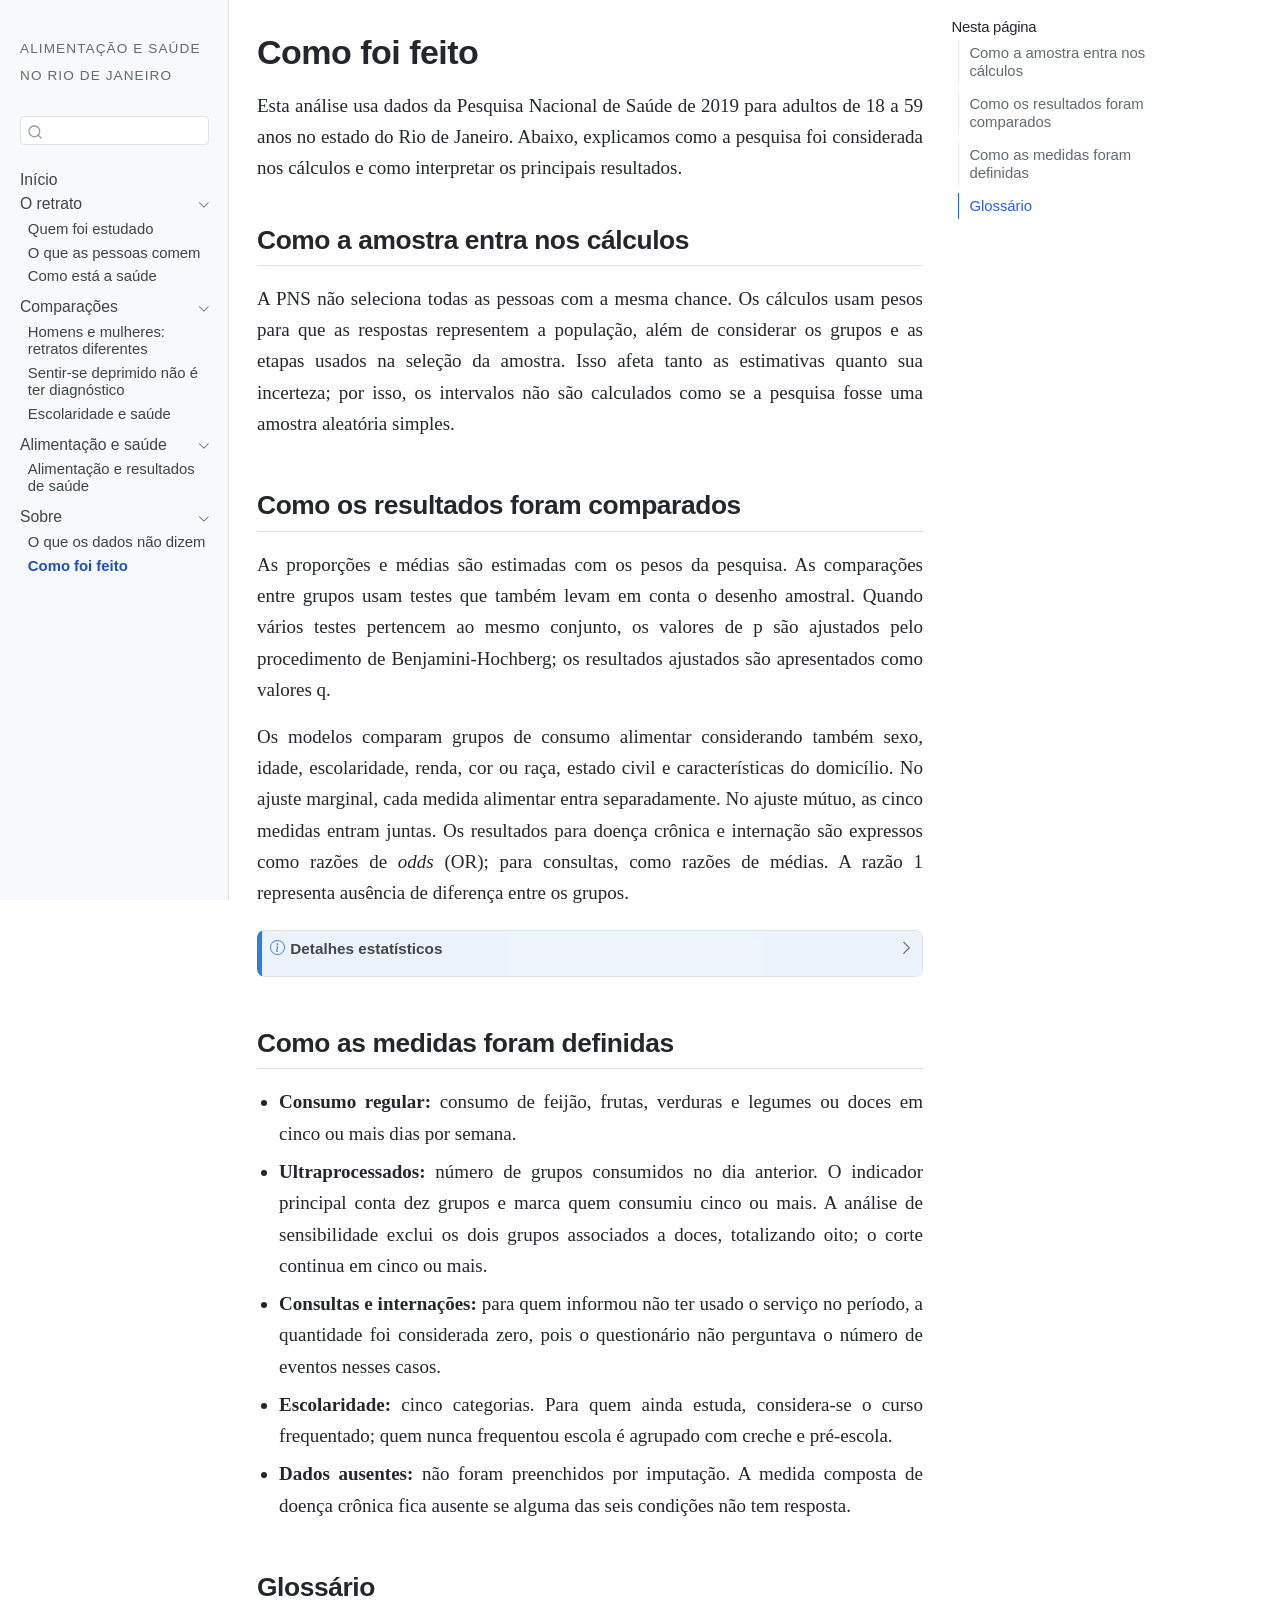
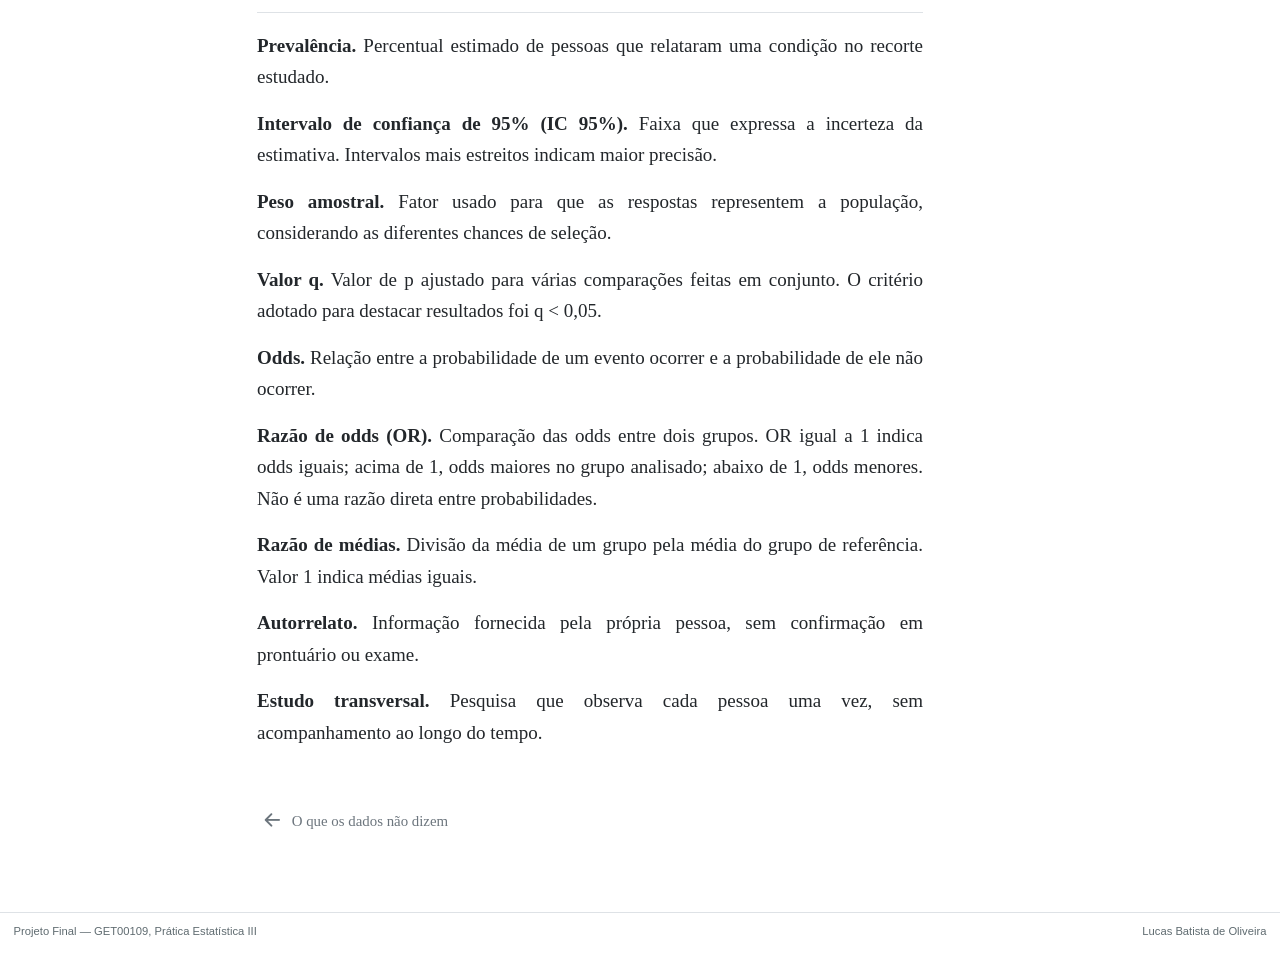
<file: metodos.html>
<!DOCTYPE html>
<html xmlns="http://www.w3.org/1999/xhtml" lang="pt-BR" xml:lang="pt-BR"><head>

<meta charset="utf-8">
<meta name="generator" content="quarto-1.10.18">

<meta name="viewport" content="width=device-width, initial-scale=1.0, user-scalable=yes">


<title>Como foi feito – Alimentação e saúde no Rio de Janeiro</title>
<style>
/* Default styles provided by pandoc.
** See https://pandoc.org/MANUAL.html#variables-for-html for config info.
*/
span.smallcaps{font-variant: small-caps;}
div.columns{display: flex; gap: 1.5em;}
div.column{flex: auto;}
@media screen {
div.columns{gap: min(4vw, 1.5em);}
div.column{overflow-x: auto;}
}
div.hanging-indent{margin-left: 1.5em; text-indent: -1.5em;}
ul.task-list{list-style: none;}
ul.task-list li input[type="checkbox"] {
  width: 0.8em;
  margin: 0 0.8em 0.2em -1em; /* quarto-specific, see https://github.com/quarto-dev/quarto-cli/issues/4556 */
  vertical-align: middle;
}
</style>


<script src="site_libs/quarto-nav/quarto-nav.js"></script>
<script src="site_libs/quarto-nav/headroom.min.js"></script>
<script src="site_libs/clipboard/clipboard.min.js"></script>
<script src="site_libs/quarto-search/autocomplete.umd.js"></script>
<script src="site_libs/quarto-search/fuse.min.js"></script>
<script src="site_libs/quarto-search/quarto-search.js"></script>
<meta name="quarto:offset" content="./">
<link href="./limites.html" rel="prev">
<script src="site_libs/quarto-html/quarto.js" type="module"></script>
<script src="site_libs/quarto-html/tabsets/tabsets.js" type="module"></script>
<script src="site_libs/quarto-html/popper.min.js"></script>
<script src="site_libs/quarto-html/tippy.umd.min.js"></script>
<script src="site_libs/quarto-html/anchor.min.js"></script>
<link href="site_libs/quarto-html/tippy.css" rel="stylesheet">
<link href="site_libs/quarto-html/quarto-syntax-highlighting-64a204ab8560d761af7679ceaba22944.css" rel="stylesheet" id="quarto-text-highlighting-styles">
<script src="site_libs/bootstrap/bootstrap.min.js"></script>
<link href="site_libs/bootstrap/bootstrap-icons.css" rel="stylesheet">
<link href="site_libs/bootstrap/bootstrap-2c353fb1ee9795f3e46801e7bd733d82.min.css" rel="stylesheet" append-hash="true" id="quarto-bootstrap" data-mode="light">
<script id="quarto-search-options" type="application/json">{
  "location": "sidebar",
  "copy-button": false,
  "collapse-after": 3,
  "panel-placement": "start",
  "type": "textbox",
  "limit": 50,
  "keyboard-shortcut": [
    "f",
    "/",
    "s"
  ],
  "show-item-context": false,
  "language": {
    "search-no-results-text": "Nenhum resultado",
    "search-matching-documents-text": "documentos correspondentes",
    "search-copy-link-title": "Copiar link para a busca",
    "search-hide-matches-text": "Esconder correspondências adicionais",
    "search-more-match-text": "mais correspondência neste documento",
    "search-more-matches-text": "mais correspondências neste documento",
    "search-clear-button-title": "Limpar",
    "search-text-placeholder": "",
    "search-detached-cancel-button-title": "Cancelar",
    "search-submit-button-title": "Enviar",
    "search-label": "Procurar"
  }
}</script>
<style>html{ scroll-behavior: smooth; }</style>
<meta name="description" content="Resultados da PNS 2019 para adultos de 18 a 59 anos no Rio de Janeiro, em linguagem acessível.">
<meta property="og:title" content="Como foi feito – Alimentação e saúde no Rio de Janeiro">
<meta property="og:description" content="O que a Pesquisa Nacional de Saúde de 2019 mostra sobre alimentação, doenças e uso de serviços entre adultos de 18 a 59 anos no estado do Rio de Janeiro.">
<meta property="og:type" content="website">


<link rel="stylesheet" href="styles.css">
</head>

<body class="nav-sidebar docked quarto-light">

<div id="quarto-search-results"></div>
  <header id="quarto-header" class="headroom fixed-top">
  <nav class="quarto-secondary-nav">
    <div class="container-fluid d-flex">
      <button type="button" class="quarto-btn-toggle btn" data-bs-toggle="collapse" role="button" data-bs-target=".quarto-sidebar-collapse-item" aria-controls="quarto-sidebar" aria-expanded="false" aria-label="Alternar barra lateral" onclick="if (window.quartoToggleHeadroom) { window.quartoToggleHeadroom(); }">
        <i class="bi bi-layout-text-sidebar-reverse"></i>
      </button>
        <a class="flex-grow-1 no-decor" role="navigation" data-bs-toggle="collapse" data-bs-target=".quarto-sidebar-collapse-item" aria-controls="quarto-sidebar" aria-expanded="false" aria-label="Alternar barra lateral" onclick="if (window.quartoToggleHeadroom) { window.quartoToggleHeadroom(); }">
          <h1 class="quarto-secondary-nav-title">Como foi feito</h1>
        </a>
      <button type="button" class="btn quarto-search-button" aria-label="Procurar" onclick="window.quartoOpenSearch();">
        <i class="bi bi-search"></i>
      </button>
    </div>
  </nav>
</header>
<!-- content -->
<div id="quarto-content" class="quarto-container page-columns page-rows-contents page-layout-article">
<!-- sidebar -->
  <nav id="quarto-sidebar" class="sidebar collapse collapse-horizontal quarto-sidebar-collapse-item sidebar-navigation docked overflow-auto">
    <div class="pt-lg-2 mt-2 text-left sidebar-header">
    <div class="sidebar-title mb-0 py-0">
      <a href="./">Alimentação e saúde no Rio de Janeiro</a>
    </div>
      </div>
        <div class="mt-2 flex-shrink-0 align-items-center">
        <div class="sidebar-search">
        <div id="quarto-search" class="" title="Procurar"></div>
        </div>
        </div>
    <div class="sidebar-menu-container">
    <ul class="list-unstyled mt-1">
        <li class="sidebar-item">
  <div class="sidebar-item-container">
  <a href="./index.html" class="sidebar-item-text sidebar-link">
 <span class="menu-text">Início</span></a>
  </div>
</li>
        <li class="sidebar-item sidebar-item-section">
      <div class="sidebar-item-container">
            <a class="sidebar-item-text sidebar-link text-start" data-bs-toggle="collapse" data-bs-target="#quarto-sidebar-section-1" role="navigation" aria-expanded="true">
 <span class="menu-text">O retrato</span></a>
          <a class="sidebar-item-toggle text-start" data-bs-toggle="collapse" data-bs-target="#quarto-sidebar-section-1" role="navigation" aria-expanded="true" aria-label="Alternar seção">
            <i class="bi bi-chevron-right ms-2"></i>
          </a>
      </div>
      <ul id="quarto-sidebar-section-1" class="collapse list-unstyled sidebar-section depth1 show">
          <li class="sidebar-item">
  <div class="sidebar-item-container">
  <a href="./quem-foi-estudado.html" class="sidebar-item-text sidebar-link">
 <span class="menu-text">Quem foi estudado</span></a>
  </div>
</li>
          <li class="sidebar-item">
  <div class="sidebar-item-container">
  <a href="./alimentacao.html" class="sidebar-item-text sidebar-link">
 <span class="menu-text">O que as pessoas comem</span></a>
  </div>
</li>
          <li class="sidebar-item">
  <div class="sidebar-item-container">
  <a href="./saude.html" class="sidebar-item-text sidebar-link">
 <span class="menu-text">Como está a saúde</span></a>
  </div>
</li>
      </ul>
  </li>
        <li class="sidebar-item sidebar-item-section">
      <div class="sidebar-item-container">
            <a class="sidebar-item-text sidebar-link text-start" data-bs-toggle="collapse" data-bs-target="#quarto-sidebar-section-2" role="navigation" aria-expanded="true">
 <span class="menu-text">Comparações</span></a>
          <a class="sidebar-item-toggle text-start" data-bs-toggle="collapse" data-bs-target="#quarto-sidebar-section-2" role="navigation" aria-expanded="true" aria-label="Alternar seção">
            <i class="bi bi-chevron-right ms-2"></i>
          </a>
      </div>
      <ul id="quarto-sidebar-section-2" class="collapse list-unstyled sidebar-section depth1 show">
          <li class="sidebar-item">
  <div class="sidebar-item-container">
  <a href="./homens-mulheres.html" class="sidebar-item-text sidebar-link">
 <span class="menu-text">Homens e mulheres: retratos diferentes</span></a>
  </div>
</li>
          <li class="sidebar-item">
  <div class="sidebar-item-container">
  <a href="./percepcao.html" class="sidebar-item-text sidebar-link">
 <span class="menu-text">Sentir-se deprimido não é ter diagnóstico</span></a>
  </div>
</li>
          <li class="sidebar-item">
  <div class="sidebar-item-container">
  <a href="./desigualdade.html" class="sidebar-item-text sidebar-link">
 <span class="menu-text">Escolaridade e saúde</span></a>
  </div>
</li>
      </ul>
  </li>
        <li class="sidebar-item sidebar-item-section">
      <div class="sidebar-item-container">
            <a class="sidebar-item-text sidebar-link text-start" data-bs-toggle="collapse" data-bs-target="#quarto-sidebar-section-3" role="navigation" aria-expanded="true">
 <span class="menu-text">Alimentação e saúde</span></a>
          <a class="sidebar-item-toggle text-start" data-bs-toggle="collapse" data-bs-target="#quarto-sidebar-section-3" role="navigation" aria-expanded="true" aria-label="Alternar seção">
            <i class="bi bi-chevron-right ms-2"></i>
          </a>
      </div>
      <ul id="quarto-sidebar-section-3" class="collapse list-unstyled sidebar-section depth1 show">
          <li class="sidebar-item">
  <div class="sidebar-item-container">
  <a href="./alimentacao-e-saude.html" class="sidebar-item-text sidebar-link">
 <span class="menu-text">Alimentação e resultados de saúde</span></a>
  </div>
</li>
      </ul>
  </li>
        <li class="sidebar-item sidebar-item-section">
      <div class="sidebar-item-container">
            <a class="sidebar-item-text sidebar-link text-start" data-bs-toggle="collapse" data-bs-target="#quarto-sidebar-section-4" role="navigation" aria-expanded="true">
 <span class="menu-text">Sobre</span></a>
          <a class="sidebar-item-toggle text-start" data-bs-toggle="collapse" data-bs-target="#quarto-sidebar-section-4" role="navigation" aria-expanded="true" aria-label="Alternar seção">
            <i class="bi bi-chevron-right ms-2"></i>
          </a>
      </div>
      <ul id="quarto-sidebar-section-4" class="collapse list-unstyled sidebar-section depth1 show">
          <li class="sidebar-item">
  <div class="sidebar-item-container">
  <a href="./limites.html" class="sidebar-item-text sidebar-link">
 <span class="menu-text">O que os dados não dizem</span></a>
  </div>
</li>
          <li class="sidebar-item">
  <div class="sidebar-item-container">
  <a href="./metodos.html" class="sidebar-item-text sidebar-link active">
 <span class="menu-text">Como foi feito</span></a>
  </div>
</li>
      </ul>
  </li>
    </ul>
    </div>
</nav>
<div id="quarto-sidebar-glass" class="quarto-sidebar-collapse-item" data-bs-toggle="collapse" data-bs-target=".quarto-sidebar-collapse-item"></div>
<!-- margin-sidebar -->
    <div id="quarto-margin-sidebar" class="sidebar margin-sidebar">
        <nav id="TOC" role="doc-toc" class="toc-active">
    <h2 id="toc-title">Nesta página</h2>

  <ul class="collapse">
  <li><a href="#como-a-amostra-entra-nos-cálculos" id="toc-como-a-amostra-entra-nos-cálculos" class="nav-link active" data-scroll-target="#como-a-amostra-entra-nos-cálculos">Como a amostra entra nos cálculos</a></li>
  <li><a href="#como-os-resultados-foram-comparados" id="toc-como-os-resultados-foram-comparados" class="nav-link" data-scroll-target="#como-os-resultados-foram-comparados">Como os resultados foram comparados</a></li>
  <li><a href="#como-as-medidas-foram-definidas" id="toc-como-as-medidas-foram-definidas" class="nav-link" data-scroll-target="#como-as-medidas-foram-definidas">Como as medidas foram definidas</a></li>
  <li><a href="#glossário" id="toc-glossário" class="nav-link" data-scroll-target="#glossário">Glossário</a></li>
  </ul>
</nav>
    </div>
<!-- main -->
<main class="content" id="quarto-document-content">

<header id="title-block-header" class="quarto-title-block default">
<div class="quarto-title">
<h1 class="title d-none d-lg-block">Como foi feito</h1>
</div>



<div class="quarto-title-meta">




  </div>



</header>


<p>Esta análise usa dados da Pesquisa Nacional de Saúde de 2019 para adultos de 18 a 59 anos no estado do Rio de Janeiro. Abaixo, explicamos como a pesquisa foi considerada nos cálculos e como interpretar os principais resultados.</p>
<section id="como-a-amostra-entra-nos-cálculos" class="level2">
<h2 class="anchored" data-anchor-id="como-a-amostra-entra-nos-cálculos">Como a amostra entra nos cálculos</h2>
<p>A PNS não seleciona todas as pessoas com a mesma chance. Os cálculos usam pesos para que as respostas representem a população, além de considerar os grupos e as etapas usados na seleção da amostra. Isso afeta tanto as estimativas quanto sua incerteza; por isso, os intervalos não são calculados como se a pesquisa fosse uma amostra aleatória simples.</p>
</section>
<section id="como-os-resultados-foram-comparados" class="level2">
<h2 class="anchored" data-anchor-id="como-os-resultados-foram-comparados">Como os resultados foram comparados</h2>
<p>As proporções e médias são estimadas com os pesos da pesquisa. As comparações entre grupos usam testes que também levam em conta o desenho amostral. Quando vários testes pertencem ao mesmo conjunto, os valores de p são ajustados pelo procedimento de Benjamini-Hochberg; os resultados ajustados são apresentados como valores q.</p>
<p>Os modelos comparam grupos de consumo alimentar considerando também sexo, idade, escolaridade, renda, cor ou raça, estado civil e características do domicílio. No ajuste marginal, cada medida alimentar entra separadamente. No ajuste mútuo, as cinco medidas entram juntas. Os resultados para doença crônica e internação são expressos como razões de <em>odds</em> (OR); para consultas, como razões de médias. A razão 1 representa ausência de diferença entre os grupos.</p>
<div class="callout callout-style-default callout-note callout-titled">
<div class="callout-header d-flex align-content-center collapsed" data-bs-toggle="collapse" data-bs-target=".callout-1-contents" aria-controls="callout-1" aria-expanded="false" aria-label="Toggle callout">
<div class="callout-icon-container">
<i class="callout-icon"></i>
</div>
<div class="callout-title-container flex-fill">
<span class="screen-reader-only">Nota</span>Detalhes estatísticos
</div>
<div class="callout-btn-toggle d-inline-block border-0 py-1 ps-1 pe-0 float-end"><i class="callout-toggle"></i></div>
</div>
<div id="callout-1" class="callout-1-contents callout-collapse collapse">
<div class="callout-body-container callout-body">
<ul>
<li>As proporções usam intervalos de confiança calculados por transformação logit, para que os limites permaneçam entre 0% e 100%.</li>
<li>As médias e medianas são ponderadas. As comparações de proporções usam o teste de Rao-Scott; as comparações de contagens usam um teste de postos ponderado.</li>
<li>O ajuste de Benjamini-Hochberg é feito por família de testes e por grupo de análise. Nos modelos, cada conjunto de testes é corrigido separadamente por desfecho e tipo de ajuste.</li>
<li>A regressão quasi-binomial é usada para doença crônica e internação. Para consultas, usa-se a regressão quasi-Poisson, que considera a dispersão elevada observada nas contagens (9,84).</li>
<li>Os modelos incluem sexo como covariável e testam sua interação com cada medida de consumo. As estimativas por sexo são calculadas a partir dos coeficientes e da covariância do modelo.</li>
<li>A avaliação de colinearidade teve VIF máximo de 2,10.</li>
<li>A amostra analítica tem 37 estratos e 512 unidades primárias de amostragem (UPAs), com 475 graus de liberdade para os intervalos de confiança.</li>
</ul>
</div>
</div>
</div>
</section>
<section id="como-as-medidas-foram-definidas" class="level2">
<h2 class="anchored" data-anchor-id="como-as-medidas-foram-definidas">Como as medidas foram definidas</h2>
<ul>
<li><strong>Consumo regular:</strong> consumo de feijão, frutas, verduras e legumes ou doces em cinco ou mais dias por semana.</li>
<li><strong>Ultraprocessados:</strong> número de grupos consumidos no dia anterior. O indicador principal conta dez grupos e marca quem consumiu cinco ou mais. A análise de sensibilidade exclui os dois grupos associados a doces, totalizando oito; o corte continua em cinco ou mais.</li>
<li><strong>Consultas e internações:</strong> para quem informou não ter usado o serviço no período, a quantidade foi considerada zero, pois o questionário não perguntava o número de eventos nesses casos.</li>
<li><strong>Escolaridade:</strong> cinco categorias. Para quem ainda estuda, considera-se o curso frequentado; quem nunca frequentou escola é agrupado com creche e pré-escola.</li>
<li><strong>Dados ausentes:</strong> não foram preenchidos por imputação. A medida composta de doença crônica fica ausente se alguma das seis condições não tem resposta.</li>
</ul>
</section>
<section id="glossário" class="level2">
<h2 class="anchored" data-anchor-id="glossário">Glossário</h2>
<p><strong>Prevalência.</strong> Percentual estimado de pessoas que relataram uma condição no recorte estudado.</p>
<p><strong>Intervalo de confiança de 95% (IC 95%).</strong> Faixa que expressa a incerteza da estimativa. Intervalos mais estreitos indicam maior precisão.</p>
<p><strong>Peso amostral.</strong> Fator usado para que as respostas representem a população, considerando as diferentes chances de seleção.</p>
<p><strong>Valor q.</strong> Valor de p ajustado para várias comparações feitas em conjunto. O critério adotado para destacar resultados foi q &lt; 0,05.</p>
<p><strong>Odds.</strong> Relação entre a probabilidade de um evento ocorrer e a probabilidade de ele não ocorrer.</p>
<p><strong>Razão de odds (OR).</strong> Comparação das odds entre dois grupos. OR igual a 1 indica odds iguais; acima de 1, odds maiores no grupo analisado; abaixo de 1, odds menores. Não é uma razão direta entre probabilidades.</p>
<p><strong>Razão de médias.</strong> Divisão da média de um grupo pela média do grupo de referência. Valor 1 indica médias iguais.</p>
<p><strong>Autorrelato.</strong> Informação fornecida pela própria pessoa, sem confirmação em prontuário ou exame.</p>
<p><strong>Estudo transversal.</strong> Pesquisa que observa cada pessoa uma vez, sem acompanhamento ao longo do tempo.</p>


</section>

</main> <!-- /main -->
<script id="quarto-html-after-body" type="application/javascript">
  window.document.addEventListener("DOMContentLoaded", function (event) {
    const icon = "";
    const anchorJS = new window.AnchorJS();
    anchorJS.options = {
      placement: 'right',
      icon: icon
    };
    anchorJS.add('.anchored');
    const isCodeAnnotation = (el) => {
      for (const clz of el.classList) {
        if (clz.startsWith('code-annotation-')) {
          return true;
        }
      }
      return false;
    }
    const onCopySuccess = function(e) {
      // button target
      const button = e.trigger;
      // don't keep focus
      button.blur();
      // flash "checked"
      button.classList.add('code-copy-button-checked');
      var currentTitle = button.getAttribute("title");
      button.setAttribute("title", "Copiada");
      let tooltip;
      if (window.bootstrap) {
        button.setAttribute("data-bs-toggle", "tooltip");
        button.setAttribute("data-bs-placement", "left");
        button.setAttribute("data-bs-title", "Copiada");
        tooltip = new bootstrap.Tooltip(button,
          { trigger: "manual",
            customClass: "code-copy-button-tooltip",
            offset: [0, -8]});
        tooltip.show();
      }
      setTimeout(function() {
        if (tooltip) {
          tooltip.hide();
          button.removeAttribute("data-bs-title");
          button.removeAttribute("data-bs-toggle");
          button.removeAttribute("data-bs-placement");
        }
        button.setAttribute("title", currentTitle);
        button.classList.remove('code-copy-button-checked');
      }, 1000);
      // clear code selection
      e.clearSelection();
    }
    const getTextToCopy = function(trigger) {
      const outerScaffold = trigger.parentElement.cloneNode(true);
      const codeEl = outerScaffold.querySelector('code');
      for (const childEl of codeEl.children) {
        if (isCodeAnnotation(childEl)) {
          childEl.remove();
        }
      }
      return codeEl.innerText;
    }
    const clipboard = new window.ClipboardJS('.code-copy-button:not([data-in-quarto-modal])', {
      text: getTextToCopy
    });
    clipboard.on('success', onCopySuccess);
    if (window.document.getElementById('quarto-embedded-source-code-modal')) {
      const clipboardModal = new window.ClipboardJS('.code-copy-button[data-in-quarto-modal]', {
        text: getTextToCopy,
        container: window.document.getElementById('quarto-embedded-source-code-modal')
      });
      clipboardModal.on('success', onCopySuccess);
    }
      var localhostRegex = new RegExp(/^(?:http|https):\/\/localhost\:?[0-9]*\//);
      var mailtoRegex = new RegExp(/^mailto:/);
        var filterRegex = new RegExp("https:\/\/grugg8\.github\.io\/saude-e-alimentacao-rj\/");
      var isInternal = (href) => {
          return filterRegex.test(href) || localhostRegex.test(href) || mailtoRegex.test(href);
      }
      // Inspect non-navigation links and adorn them if external
     var links = window.document.querySelectorAll('a[href]:not(.nav-link):not(.navbar-brand):not(.toc-action):not(.sidebar-link):not(.sidebar-item-toggle):not(.pagination-link):not(.no-external):not([aria-hidden]):not(.dropdown-item):not(.quarto-navigation-tool):not(.about-link)');
      for (var i=0; i<links.length; i++) {
        const link = links[i];
        if (!isInternal(link.href)) {
          // undo the damage that might have been done by quarto-nav.js in the case of
          // links that we want to consider external
          if (link.dataset.originalHref !== undefined) {
            link.href = link.dataset.originalHref;
          }
            // target, if specified
            link.setAttribute("target", "_blank");
            if (link.getAttribute("rel") === null) {
              link.setAttribute("rel", "noopener");
            }
        }
      }
    function tippyHover(el, contentFn, onTriggerFn, onUntriggerFn) {
      const config = {
        allowHTML: true,
        maxWidth: 500,
        delay: 100,
        arrow: false,
        appendTo: function(el) {
            return el.parentElement;
        },
        interactive: true,
        interactiveBorder: 10,
        theme: 'quarto',
        placement: 'bottom-start',
      };
      if (contentFn) {
        config.content = contentFn;
      }
      if (onTriggerFn) {
        config.onTrigger = onTriggerFn;
      }
      if (onUntriggerFn) {
        config.onUntrigger = onUntriggerFn;
      }
      window.tippy(el, config);
    }
    const noterefs = window.document.querySelectorAll('a[role="doc-noteref"]');
    for (var i=0; i<noterefs.length; i++) {
      const ref = noterefs[i];
      tippyHover(ref, function() {
        // use id or data attribute instead here
        let href = ref.getAttribute('data-footnote-href') || ref.getAttribute('href');
        try { href = new URL(href).hash; } catch {}
        const id = href.replace(/^#\/?/, "");
        const note = window.document.getElementById(id);
        if (note) {
          return note.innerHTML;
        } else {
          return "";
        }
      });
    }
    const xrefs = window.document.querySelectorAll('a.quarto-xref');
    const processXRef = (id, note) => {
      // Strip column container classes
      const stripColumnClz = (el) => {
        el.classList.remove("page-full", "page-columns");
        if (el.children) {
          for (const child of el.children) {
            stripColumnClz(child);
          }
        }
      }
      stripColumnClz(note)
      if (id === null || id.startsWith('sec-')) {
        // Special case sections, only their first couple elements
        const container = document.createElement("div");
        if (note.children && note.children.length > 2) {
          container.appendChild(note.children[0].cloneNode(true));
          for (let i = 1; i < note.children.length; i++) {
            const child = note.children[i];
            if (child.tagName === "P" && child.innerText === "") {
              continue;
            } else {
              container.appendChild(child.cloneNode(true));
              break;
            }
          }
          if (window.Quarto?.typesetMath) {
            window.Quarto.typesetMath(container);
          }
          return container.innerHTML
        } else {
          if (window.Quarto?.typesetMath) {
            window.Quarto.typesetMath(note);
          }
          return note.innerHTML;
        }
      } else {
        // Remove any anchor links if they are present
        const anchorLink = note.querySelector('a.anchorjs-link');
        if (anchorLink) {
          anchorLink.remove();
        }
        if (window.Quarto?.typesetMath) {
          window.Quarto.typesetMath(note);
        }
        if (note.classList.contains("callout")) {
          return note.outerHTML;
        } else {
          return note.innerHTML;
        }
      }
    }
    for (var i=0; i<xrefs.length; i++) {
      const xref = xrefs[i];
      tippyHover(xref, undefined, function(instance) {
        instance.disable();
        let url = xref.getAttribute('href');
        let hash = undefined;
        if (url.startsWith('#')) {
          hash = url;
        } else {
          try { hash = new URL(url).hash; } catch {}
        }
        if (hash) {
          const id = hash.replace(/^#\/?/, "");
          const note = window.document.getElementById(id);
          if (note !== null) {
            try {
              const html = processXRef(id, note.cloneNode(true));
              instance.setContent(html);
            } finally {
              instance.enable();
              instance.show();
            }
          } else {
            // See if we can fetch this
            fetch(url.split('#')[0])
            .then(res => res.text())
            .then(html => {
              const parser = new DOMParser();
              const htmlDoc = parser.parseFromString(html, "text/html");
              const note = htmlDoc.getElementById(id);
              if (note !== null) {
                const html = processXRef(id, note);
                instance.setContent(html);
              }
            }).finally(() => {
              instance.enable();
              instance.show();
            });
          }
        } else {
          // See if we can fetch a full url (with no hash to target)
          // This is a special case and we should probably do some content thinning / targeting
          fetch(url)
          .then(res => res.text())
          .then(html => {
            const parser = new DOMParser();
            const htmlDoc = parser.parseFromString(html, "text/html");
            const note = htmlDoc.querySelector('main.content');
            if (note !== null) {
              // This should only happen for chapter cross references
              // (since there is no id in the URL)
              // remove the first header
              if (note.children.length > 0 && note.children[0].tagName === "HEADER") {
                note.children[0].remove();
              }
              const html = processXRef(null, note);
              instance.setContent(html);
            }
          }).finally(() => {
            instance.enable();
            instance.show();
          });
        }
      }, function(instance) {
      });
    }
        let selectedAnnoteEl;
        const selectorForAnnotation = ( cell, annotation) => {
          let cellAttr = 'data-code-cell="' + cell + '"';
          let lineAttr = 'data-code-annotation="' +  annotation + '"';
          const selector = 'span[' + cellAttr + '][' + lineAttr + ']';
          return selector;
        }
        const selectCodeLines = (annoteEl) => {
          const doc = window.document;
          const targetCell = annoteEl.getAttribute("data-target-cell");
          const targetAnnotation = annoteEl.getAttribute("data-target-annotation");
          const annoteSpan = window.document.querySelector(selectorForAnnotation(targetCell, targetAnnotation));
          const lines = annoteSpan.getAttribute("data-code-lines").split(",");
          const lineIds = lines.map((line) => {
            return targetCell + "-" + line;
          })
          let top = null;
          let height = null;
          let parent = null;
          if (lineIds.length > 0) {
              //compute the position of the single el (top and bottom and make a div)
              const el = window.document.getElementById(lineIds[0]);
              top = el.offsetTop;
              height = el.offsetHeight;
              parent = el.parentElement.parentElement;
            if (lineIds.length > 1) {
              const lastEl = window.document.getElementById(lineIds[lineIds.length - 1]);
              const bottom = lastEl.offsetTop + lastEl.offsetHeight;
              height = bottom - top;
            }
            if (top !== null && height !== null && parent !== null) {
              // cook up a div (if necessary) and position it
              let div = window.document.getElementById("code-annotation-line-highlight");
              if (div === null) {
                div = window.document.createElement("div");
                div.setAttribute("id", "code-annotation-line-highlight");
                div.style.position = 'absolute';
                parent.appendChild(div);
              }
              div.style.top = top - 2 + "px";
              div.style.height = height + 4 + "px";
              div.style.left = 0;
              let gutterDiv = window.document.getElementById("code-annotation-line-highlight-gutter");
              if (gutterDiv === null) {
                gutterDiv = window.document.createElement("div");
                gutterDiv.setAttribute("id", "code-annotation-line-highlight-gutter");
                gutterDiv.style.position = 'absolute';
                const codeCell = window.document.getElementById(targetCell);
                const gutter = codeCell.querySelector('.code-annotation-gutter');
                gutter.appendChild(gutterDiv);
              }
              gutterDiv.style.top = top - 2 + "px";
              gutterDiv.style.height = height + 4 + "px";
            }
            selectedAnnoteEl = annoteEl;
          }
        };
        const unselectCodeLines = () => {
          const elementsIds = ["code-annotation-line-highlight", "code-annotation-line-highlight-gutter"];
          elementsIds.forEach((elId) => {
            const div = window.document.getElementById(elId);
            if (div) {
              div.remove();
            }
          });
          selectedAnnoteEl = undefined;
        };
          // Handle positioning of the toggle
      window.addEventListener(
        "resize",
        throttle(() => {
          elRect = undefined;
          if (selectedAnnoteEl) {
            selectCodeLines(selectedAnnoteEl);
          }
        }, 10)
      );
      function throttle(fn, ms) {
      let throttle = false;
      let timer;
        return (...args) => {
          if(!throttle) { // first call gets through
              fn.apply(this, args);
              throttle = true;
          } else { // all the others get throttled
              if(timer) clearTimeout(timer); // cancel #2
              timer = setTimeout(() => {
                fn.apply(this, args);
                timer = throttle = false;
              }, ms);
          }
        };
      }
        // Attach click handler to the DT
        const annoteDls = window.document.querySelectorAll('dt[data-target-cell]');
        for (const annoteDlNode of annoteDls) {
          annoteDlNode.addEventListener('click', (event) => {
            const clickedEl = event.target;
            if (clickedEl !== selectedAnnoteEl) {
              unselectCodeLines();
              const activeEl = window.document.querySelector('dt[data-target-cell].code-annotation-active');
              if (activeEl) {
                activeEl.classList.remove('code-annotation-active');
              }
              selectCodeLines(clickedEl);
              clickedEl.classList.add('code-annotation-active');
            } else {
              // Unselect the line
              unselectCodeLines();
              clickedEl.classList.remove('code-annotation-active');
            }
          });
        }
    const findCites = (el) => {
      const parentEl = el.parentElement;
      if (parentEl) {
        const cites = parentEl.dataset.cites;
        if (cites) {
          return {
            el,
            cites: cites.split(' ')
          };
        } else {
          return findCites(el.parentElement)
        }
      } else {
        return undefined;
      }
    };
    var bibliorefs = window.document.querySelectorAll('a[role="doc-biblioref"]');
    for (var i=0; i<bibliorefs.length; i++) {
      const ref = bibliorefs[i];
      const citeInfo = findCites(ref);
      if (citeInfo) {
        tippyHover(citeInfo.el, function() {
          var popup = window.document.createElement('div');
          citeInfo.cites.forEach(function(cite) {
            var citeDiv = window.document.createElement('div');
            citeDiv.classList.add('hanging-indent');
            citeDiv.classList.add('csl-entry');
            var biblioDiv = window.document.getElementById('ref-' + cite);
            if (biblioDiv) {
              citeDiv.innerHTML = biblioDiv.innerHTML;
            }
            popup.appendChild(citeDiv);
          });
          return popup.innerHTML;
        });
      }
    }
  });
  </script>
<nav class="page-navigation">
  <div class="nav-page nav-page-previous">
      <a href="./limites.html" class="pagination-link" aria-label="O que os dados não dizem">
        <i class="bi bi-arrow-left-short"></i> <span class="nav-page-text">O que os dados não dizem</span>
      </a>
  </div>
  <div class="nav-page nav-page-next">
  </div>
</nav>
</div> <!-- /content -->
<footer class="footer">
  <div class="nav-footer">
    <div class="nav-footer-left">
<p>Projeto Final — GET00109, Prática Estatística III</p>
</div>
    <div class="nav-footer-center">
      &nbsp;
    </div>
    <div class="nav-footer-right">
<p>Lucas Batista de Oliveira</p>
</div>
  </div>
</footer>
<script src="assets/tabelas.js"></script>




<script src="site_libs/quarto-html/zenscroll-min.js"></script>
</body></html>
</file>
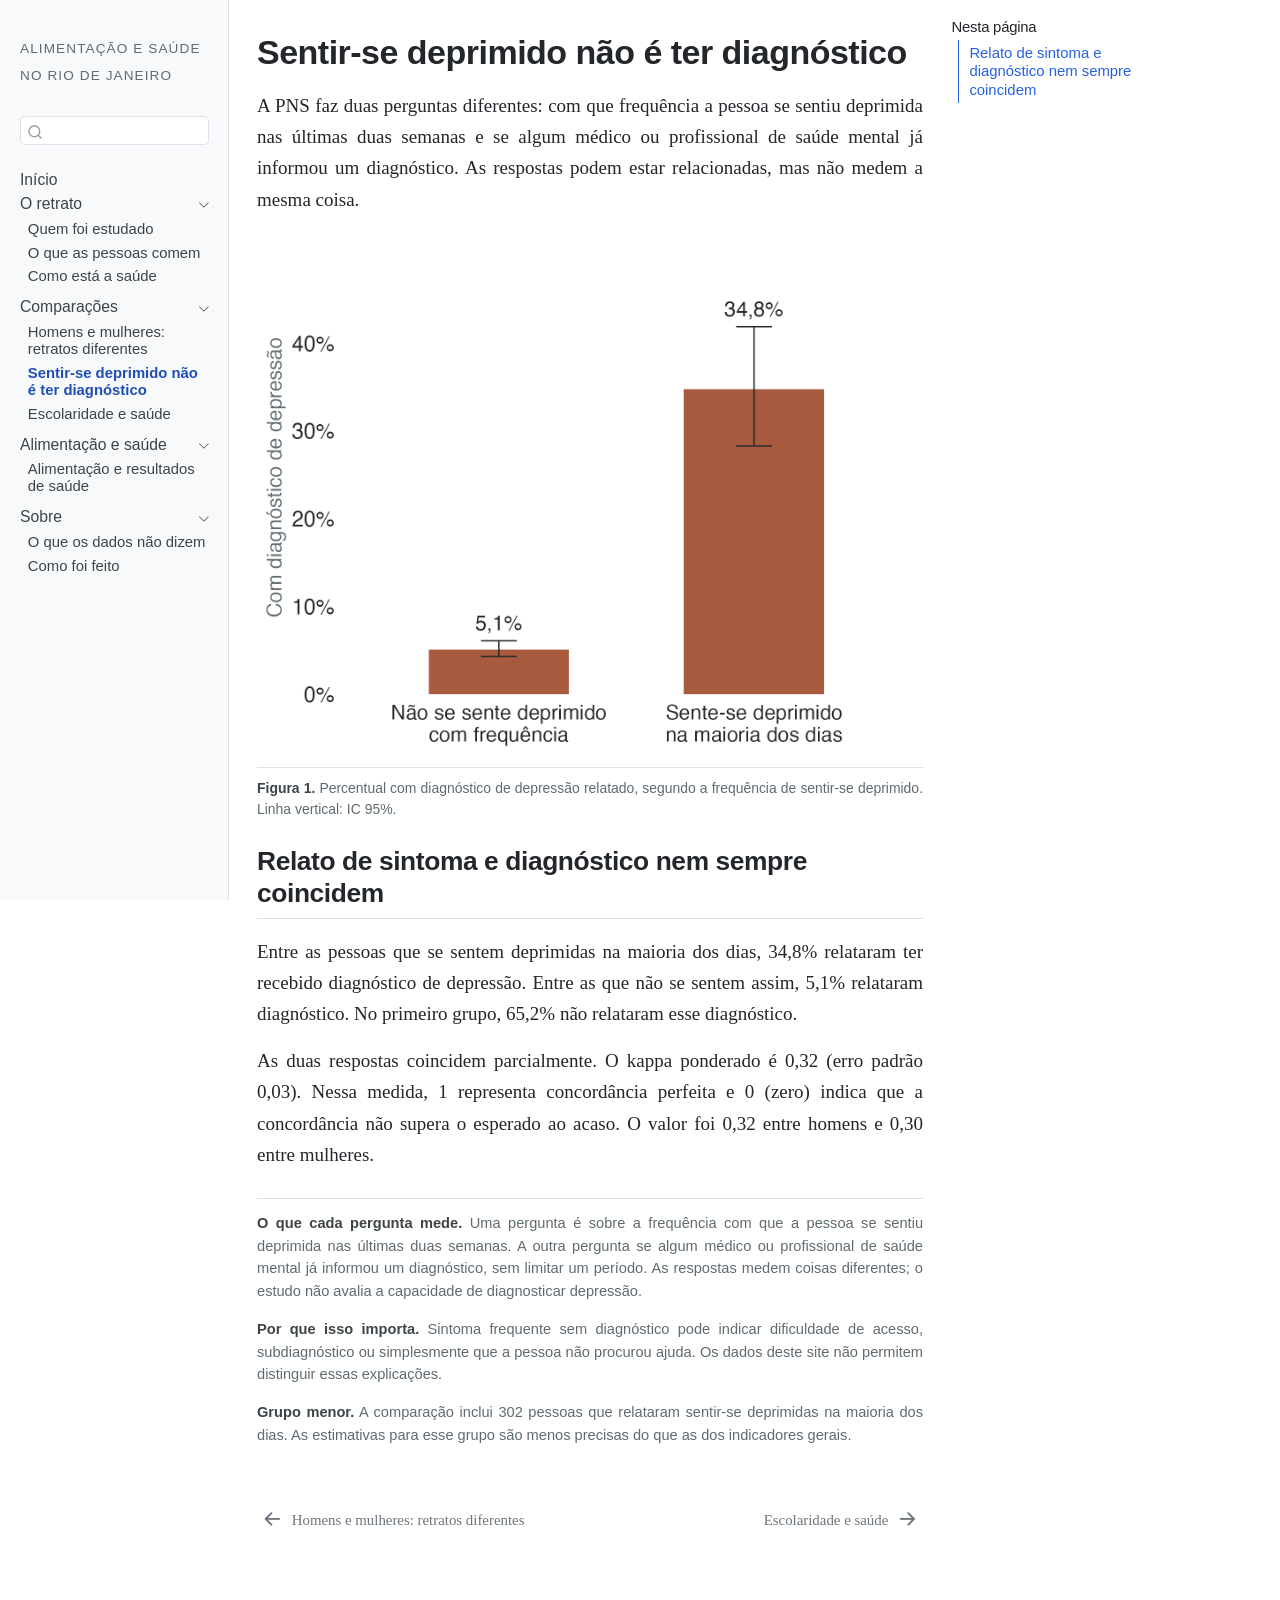
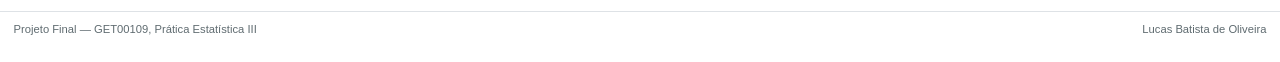
<file: percepcao.html>
<!DOCTYPE html>
<html xmlns="http://www.w3.org/1999/xhtml" lang="pt-BR" xml:lang="pt-BR"><head>

<meta charset="utf-8">
<meta name="generator" content="quarto-1.10.18">

<meta name="viewport" content="width=device-width, initial-scale=1.0, user-scalable=yes">


<title>Sentir-se deprimido não é ter diagnóstico – Alimentação e saúde no Rio de Janeiro</title>
<style>
/* Default styles provided by pandoc.
** See https://pandoc.org/MANUAL.html#variables-for-html for config info.
*/
span.smallcaps{font-variant: small-caps;}
div.columns{display: flex; gap: 1.5em;}
div.column{flex: auto;}
@media screen {
div.columns{gap: min(4vw, 1.5em);}
div.column{overflow-x: auto;}
}
div.hanging-indent{margin-left: 1.5em; text-indent: -1.5em;}
ul.task-list{list-style: none;}
ul.task-list li input[type="checkbox"] {
  width: 0.8em;
  margin: 0 0.8em 0.2em -1em; /* quarto-specific, see https://github.com/quarto-dev/quarto-cli/issues/4556 */
  vertical-align: middle;
}
</style>


<script src="site_libs/quarto-nav/quarto-nav.js"></script>
<script src="site_libs/quarto-nav/headroom.min.js"></script>
<script src="site_libs/clipboard/clipboard.min.js"></script>
<script src="site_libs/quarto-search/autocomplete.umd.js"></script>
<script src="site_libs/quarto-search/fuse.min.js"></script>
<script src="site_libs/quarto-search/quarto-search.js"></script>
<meta name="quarto:offset" content="./">
<link href="./desigualdade.html" rel="next">
<link href="./homens-mulheres.html" rel="prev">
<script src="site_libs/quarto-html/quarto.js" type="module"></script>
<script src="site_libs/quarto-html/tabsets/tabsets.js" type="module"></script>
<script src="site_libs/quarto-html/popper.min.js"></script>
<script src="site_libs/quarto-html/tippy.umd.min.js"></script>
<script src="site_libs/quarto-html/anchor.min.js"></script>
<link href="site_libs/quarto-html/tippy.css" rel="stylesheet">
<link href="site_libs/quarto-html/quarto-syntax-highlighting-64a204ab8560d761af7679ceaba22944.css" rel="stylesheet" id="quarto-text-highlighting-styles">
<script src="site_libs/bootstrap/bootstrap.min.js"></script>
<link href="site_libs/bootstrap/bootstrap-icons.css" rel="stylesheet">
<link href="site_libs/bootstrap/bootstrap-2c353fb1ee9795f3e46801e7bd733d82.min.css" rel="stylesheet" append-hash="true" id="quarto-bootstrap" data-mode="light">
<script id="quarto-search-options" type="application/json">{
  "location": "sidebar",
  "copy-button": false,
  "collapse-after": 3,
  "panel-placement": "start",
  "type": "textbox",
  "limit": 50,
  "keyboard-shortcut": [
    "f",
    "/",
    "s"
  ],
  "show-item-context": false,
  "language": {
    "search-no-results-text": "Nenhum resultado",
    "search-matching-documents-text": "documentos correspondentes",
    "search-copy-link-title": "Copiar link para a busca",
    "search-hide-matches-text": "Esconder correspondências adicionais",
    "search-more-match-text": "mais correspondência neste documento",
    "search-more-matches-text": "mais correspondências neste documento",
    "search-clear-button-title": "Limpar",
    "search-text-placeholder": "",
    "search-detached-cancel-button-title": "Cancelar",
    "search-submit-button-title": "Enviar",
    "search-label": "Procurar"
  }
}</script>
<style>html{ scroll-behavior: smooth; }</style>
<meta name="description" content="Resultados da PNS 2019 para adultos de 18 a 59 anos no Rio de Janeiro, em linguagem acessível.">
<meta property="og:title" content="Sentir-se deprimido não é ter diagnóstico – Alimentação e saúde no Rio de Janeiro">
<meta property="og:description" content="O que a Pesquisa Nacional de Saúde de 2019 mostra sobre alimentação, doenças e uso de serviços entre adultos de 18 a 59 anos no estado do Rio de Janeiro.">
<meta property="og:type" content="website">


<link rel="stylesheet" href="styles.css">
</head>

<body class="nav-sidebar docked quarto-light">

<div id="quarto-search-results"></div>
  <header id="quarto-header" class="headroom fixed-top">
  <nav class="quarto-secondary-nav">
    <div class="container-fluid d-flex">
      <button type="button" class="quarto-btn-toggle btn" data-bs-toggle="collapse" role="button" data-bs-target=".quarto-sidebar-collapse-item" aria-controls="quarto-sidebar" aria-expanded="false" aria-label="Alternar barra lateral" onclick="if (window.quartoToggleHeadroom) { window.quartoToggleHeadroom(); }">
        <i class="bi bi-layout-text-sidebar-reverse"></i>
      </button>
        <a class="flex-grow-1 no-decor" role="navigation" data-bs-toggle="collapse" data-bs-target=".quarto-sidebar-collapse-item" aria-controls="quarto-sidebar" aria-expanded="false" aria-label="Alternar barra lateral" onclick="if (window.quartoToggleHeadroom) { window.quartoToggleHeadroom(); }">
          <h1 class="quarto-secondary-nav-title">Sentir-se deprimido não é ter diagnóstico</h1>
        </a>
      <button type="button" class="btn quarto-search-button" aria-label="Procurar" onclick="window.quartoOpenSearch();">
        <i class="bi bi-search"></i>
      </button>
    </div>
  </nav>
</header>
<!-- content -->
<div id="quarto-content" class="quarto-container page-columns page-rows-contents page-layout-article">
<!-- sidebar -->
  <nav id="quarto-sidebar" class="sidebar collapse collapse-horizontal quarto-sidebar-collapse-item sidebar-navigation docked overflow-auto">
    <div class="pt-lg-2 mt-2 text-left sidebar-header">
    <div class="sidebar-title mb-0 py-0">
      <a href="./">Alimentação e saúde no Rio de Janeiro</a>
    </div>
      </div>
        <div class="mt-2 flex-shrink-0 align-items-center">
        <div class="sidebar-search">
        <div id="quarto-search" class="" title="Procurar"></div>
        </div>
        </div>
    <div class="sidebar-menu-container">
    <ul class="list-unstyled mt-1">
        <li class="sidebar-item">
  <div class="sidebar-item-container">
  <a href="./index.html" class="sidebar-item-text sidebar-link">
 <span class="menu-text">Início</span></a>
  </div>
</li>
        <li class="sidebar-item sidebar-item-section">
      <div class="sidebar-item-container">
            <a class="sidebar-item-text sidebar-link text-start" data-bs-toggle="collapse" data-bs-target="#quarto-sidebar-section-1" role="navigation" aria-expanded="true">
 <span class="menu-text">O retrato</span></a>
          <a class="sidebar-item-toggle text-start" data-bs-toggle="collapse" data-bs-target="#quarto-sidebar-section-1" role="navigation" aria-expanded="true" aria-label="Alternar seção">
            <i class="bi bi-chevron-right ms-2"></i>
          </a>
      </div>
      <ul id="quarto-sidebar-section-1" class="collapse list-unstyled sidebar-section depth1 show">
          <li class="sidebar-item">
  <div class="sidebar-item-container">
  <a href="./quem-foi-estudado.html" class="sidebar-item-text sidebar-link">
 <span class="menu-text">Quem foi estudado</span></a>
  </div>
</li>
          <li class="sidebar-item">
  <div class="sidebar-item-container">
  <a href="./alimentacao.html" class="sidebar-item-text sidebar-link">
 <span class="menu-text">O que as pessoas comem</span></a>
  </div>
</li>
          <li class="sidebar-item">
  <div class="sidebar-item-container">
  <a href="./saude.html" class="sidebar-item-text sidebar-link">
 <span class="menu-text">Como está a saúde</span></a>
  </div>
</li>
      </ul>
  </li>
        <li class="sidebar-item sidebar-item-section">
      <div class="sidebar-item-container">
            <a class="sidebar-item-text sidebar-link text-start" data-bs-toggle="collapse" data-bs-target="#quarto-sidebar-section-2" role="navigation" aria-expanded="true">
 <span class="menu-text">Comparações</span></a>
          <a class="sidebar-item-toggle text-start" data-bs-toggle="collapse" data-bs-target="#quarto-sidebar-section-2" role="navigation" aria-expanded="true" aria-label="Alternar seção">
            <i class="bi bi-chevron-right ms-2"></i>
          </a>
      </div>
      <ul id="quarto-sidebar-section-2" class="collapse list-unstyled sidebar-section depth1 show">
          <li class="sidebar-item">
  <div class="sidebar-item-container">
  <a href="./homens-mulheres.html" class="sidebar-item-text sidebar-link">
 <span class="menu-text">Homens e mulheres: retratos diferentes</span></a>
  </div>
</li>
          <li class="sidebar-item">
  <div class="sidebar-item-container">
  <a href="./percepcao.html" class="sidebar-item-text sidebar-link active">
 <span class="menu-text">Sentir-se deprimido não é ter diagnóstico</span></a>
  </div>
</li>
          <li class="sidebar-item">
  <div class="sidebar-item-container">
  <a href="./desigualdade.html" class="sidebar-item-text sidebar-link">
 <span class="menu-text">Escolaridade e saúde</span></a>
  </div>
</li>
      </ul>
  </li>
        <li class="sidebar-item sidebar-item-section">
      <div class="sidebar-item-container">
            <a class="sidebar-item-text sidebar-link text-start" data-bs-toggle="collapse" data-bs-target="#quarto-sidebar-section-3" role="navigation" aria-expanded="true">
 <span class="menu-text">Alimentação e saúde</span></a>
          <a class="sidebar-item-toggle text-start" data-bs-toggle="collapse" data-bs-target="#quarto-sidebar-section-3" role="navigation" aria-expanded="true" aria-label="Alternar seção">
            <i class="bi bi-chevron-right ms-2"></i>
          </a>
      </div>
      <ul id="quarto-sidebar-section-3" class="collapse list-unstyled sidebar-section depth1 show">
          <li class="sidebar-item">
  <div class="sidebar-item-container">
  <a href="./alimentacao-e-saude.html" class="sidebar-item-text sidebar-link">
 <span class="menu-text">Alimentação e resultados de saúde</span></a>
  </div>
</li>
      </ul>
  </li>
        <li class="sidebar-item sidebar-item-section">
      <div class="sidebar-item-container">
            <a class="sidebar-item-text sidebar-link text-start" data-bs-toggle="collapse" data-bs-target="#quarto-sidebar-section-4" role="navigation" aria-expanded="true">
 <span class="menu-text">Sobre</span></a>
          <a class="sidebar-item-toggle text-start" data-bs-toggle="collapse" data-bs-target="#quarto-sidebar-section-4" role="navigation" aria-expanded="true" aria-label="Alternar seção">
            <i class="bi bi-chevron-right ms-2"></i>
          </a>
      </div>
      <ul id="quarto-sidebar-section-4" class="collapse list-unstyled sidebar-section depth1 show">
          <li class="sidebar-item">
  <div class="sidebar-item-container">
  <a href="./limites.html" class="sidebar-item-text sidebar-link">
 <span class="menu-text">O que os dados não dizem</span></a>
  </div>
</li>
          <li class="sidebar-item">
  <div class="sidebar-item-container">
  <a href="./metodos.html" class="sidebar-item-text sidebar-link">
 <span class="menu-text">Como foi feito</span></a>
  </div>
</li>
      </ul>
  </li>
    </ul>
    </div>
</nav>
<div id="quarto-sidebar-glass" class="quarto-sidebar-collapse-item" data-bs-toggle="collapse" data-bs-target=".quarto-sidebar-collapse-item"></div>
<!-- margin-sidebar -->
    <div id="quarto-margin-sidebar" class="sidebar margin-sidebar">
        <nav id="TOC" role="doc-toc" class="toc-active">
    <h2 id="toc-title">Nesta página</h2>

  <ul class="collapse">
  <li><a href="#relato-de-sintoma-e-diagnóstico-nem-sempre-coincidem" id="toc-relato-de-sintoma-e-diagnóstico-nem-sempre-coincidem" class="nav-link active" data-scroll-target="#relato-de-sintoma-e-diagnóstico-nem-sempre-coincidem">Relato de sintoma e diagnóstico nem sempre coincidem</a></li>
  </ul>
</nav>
    </div>
<!-- main -->
<main class="content" id="quarto-document-content">

<header id="title-block-header" class="quarto-title-block default">
<div class="quarto-title">
<h1 class="title d-none d-lg-block">Sentir-se deprimido não é ter diagnóstico</h1>
</div>



<div class="quarto-title-meta">




  </div>



</header>


<p>A PNS faz duas perguntas diferentes: com que frequência a pessoa se sentiu deprimida nas últimas duas semanas e se algum médico ou profissional de saúde mental já informou um diagnóstico. As respostas podem estar relacionadas, mas não medem a mesma coisa.</p>
<div class="quarto-figure quarto-figure-center">
<figure class="figure">
<p><img src="figuras/fig_acordo.png" class="img-fluid figure-img" alt="O diagnóstico de depressão foi relatado por 5,1% das pessoas que não se sentiram deprimidas com frequência e por 34,8% das que se sentiram assim na maioria dos dias."></p>
<figcaption><strong>Figura 1.</strong> Percentual com diagnóstico de depressão relatado, segundo a frequência de sentir-se deprimido. Linha vertical: IC 95%.</figcaption>
</figure>
</div>
<section id="relato-de-sintoma-e-diagnóstico-nem-sempre-coincidem" class="level2">
<h2 class="anchored" data-anchor-id="relato-de-sintoma-e-diagnóstico-nem-sempre-coincidem">Relato de sintoma e diagnóstico nem sempre coincidem</h2>
<p>Entre as pessoas que se sentem deprimidas na maioria dos dias, 34,8% relataram ter recebido diagnóstico de depressão. Entre as que não se sentem assim, 5,1% relataram diagnóstico. No primeiro grupo, 65,2% não relataram esse diagnóstico.</p>
<p>As duas respostas coincidem parcialmente. O kappa ponderado é 0,32 (erro padrão 0,03). Nessa medida, 1 representa concordância perfeita e 0 (zero) indica que a concordância não supera o esperado ao acaso. O valor foi 0,32 entre homens e 0,30 entre mulheres.</p>
<div class="nota">
<p><strong>O que cada pergunta mede.</strong> Uma pergunta é sobre a frequência com que a pessoa se sentiu deprimida nas últimas duas semanas. A outra pergunta se algum médico ou profissional de saúde mental já informou um diagnóstico, sem limitar um período. As respostas medem coisas diferentes; o estudo não avalia a capacidade de diagnosticar depressão.</p>
<p><strong>Por que isso importa.</strong> Sintoma frequente sem diagnóstico pode indicar dificuldade de acesso, subdiagnóstico ou simplesmente que a pessoa não procurou ajuda. Os dados deste site não permitem distinguir essas explicações.</p>
<p><strong>Grupo menor.</strong> A comparação inclui 302 pessoas que relataram sentir-se deprimidas na maioria dos dias. As estimativas para esse grupo são menos precisas do que as dos indicadores gerais.</p>
</div>


</section>

</main> <!-- /main -->
<script id="quarto-html-after-body" type="application/javascript">
  window.document.addEventListener("DOMContentLoaded", function (event) {
    const icon = "";
    const anchorJS = new window.AnchorJS();
    anchorJS.options = {
      placement: 'right',
      icon: icon
    };
    anchorJS.add('.anchored');
    const isCodeAnnotation = (el) => {
      for (const clz of el.classList) {
        if (clz.startsWith('code-annotation-')) {
          return true;
        }
      }
      return false;
    }
    const onCopySuccess = function(e) {
      // button target
      const button = e.trigger;
      // don't keep focus
      button.blur();
      // flash "checked"
      button.classList.add('code-copy-button-checked');
      var currentTitle = button.getAttribute("title");
      button.setAttribute("title", "Copiada");
      let tooltip;
      if (window.bootstrap) {
        button.setAttribute("data-bs-toggle", "tooltip");
        button.setAttribute("data-bs-placement", "left");
        button.setAttribute("data-bs-title", "Copiada");
        tooltip = new bootstrap.Tooltip(button,
          { trigger: "manual",
            customClass: "code-copy-button-tooltip",
            offset: [0, -8]});
        tooltip.show();
      }
      setTimeout(function() {
        if (tooltip) {
          tooltip.hide();
          button.removeAttribute("data-bs-title");
          button.removeAttribute("data-bs-toggle");
          button.removeAttribute("data-bs-placement");
        }
        button.setAttribute("title", currentTitle);
        button.classList.remove('code-copy-button-checked');
      }, 1000);
      // clear code selection
      e.clearSelection();
    }
    const getTextToCopy = function(trigger) {
      const outerScaffold = trigger.parentElement.cloneNode(true);
      const codeEl = outerScaffold.querySelector('code');
      for (const childEl of codeEl.children) {
        if (isCodeAnnotation(childEl)) {
          childEl.remove();
        }
      }
      return codeEl.innerText;
    }
    const clipboard = new window.ClipboardJS('.code-copy-button:not([data-in-quarto-modal])', {
      text: getTextToCopy
    });
    clipboard.on('success', onCopySuccess);
    if (window.document.getElementById('quarto-embedded-source-code-modal')) {
      const clipboardModal = new window.ClipboardJS('.code-copy-button[data-in-quarto-modal]', {
        text: getTextToCopy,
        container: window.document.getElementById('quarto-embedded-source-code-modal')
      });
      clipboardModal.on('success', onCopySuccess);
    }
      var localhostRegex = new RegExp(/^(?:http|https):\/\/localhost\:?[0-9]*\//);
      var mailtoRegex = new RegExp(/^mailto:/);
        var filterRegex = new RegExp("https:\/\/grugg8\.github\.io\/saude-e-alimentacao-rj\/");
      var isInternal = (href) => {
          return filterRegex.test(href) || localhostRegex.test(href) || mailtoRegex.test(href);
      }
      // Inspect non-navigation links and adorn them if external
     var links = window.document.querySelectorAll('a[href]:not(.nav-link):not(.navbar-brand):not(.toc-action):not(.sidebar-link):not(.sidebar-item-toggle):not(.pagination-link):not(.no-external):not([aria-hidden]):not(.dropdown-item):not(.quarto-navigation-tool):not(.about-link)');
      for (var i=0; i<links.length; i++) {
        const link = links[i];
        if (!isInternal(link.href)) {
          // undo the damage that might have been done by quarto-nav.js in the case of
          // links that we want to consider external
          if (link.dataset.originalHref !== undefined) {
            link.href = link.dataset.originalHref;
          }
            // target, if specified
            link.setAttribute("target", "_blank");
            if (link.getAttribute("rel") === null) {
              link.setAttribute("rel", "noopener");
            }
        }
      }
    function tippyHover(el, contentFn, onTriggerFn, onUntriggerFn) {
      const config = {
        allowHTML: true,
        maxWidth: 500,
        delay: 100,
        arrow: false,
        appendTo: function(el) {
            return el.parentElement;
        },
        interactive: true,
        interactiveBorder: 10,
        theme: 'quarto',
        placement: 'bottom-start',
      };
      if (contentFn) {
        config.content = contentFn;
      }
      if (onTriggerFn) {
        config.onTrigger = onTriggerFn;
      }
      if (onUntriggerFn) {
        config.onUntrigger = onUntriggerFn;
      }
      window.tippy(el, config);
    }
    const noterefs = window.document.querySelectorAll('a[role="doc-noteref"]');
    for (var i=0; i<noterefs.length; i++) {
      const ref = noterefs[i];
      tippyHover(ref, function() {
        // use id or data attribute instead here
        let href = ref.getAttribute('data-footnote-href') || ref.getAttribute('href');
        try { href = new URL(href).hash; } catch {}
        const id = href.replace(/^#\/?/, "");
        const note = window.document.getElementById(id);
        if (note) {
          return note.innerHTML;
        } else {
          return "";
        }
      });
    }
    const xrefs = window.document.querySelectorAll('a.quarto-xref');
    const processXRef = (id, note) => {
      // Strip column container classes
      const stripColumnClz = (el) => {
        el.classList.remove("page-full", "page-columns");
        if (el.children) {
          for (const child of el.children) {
            stripColumnClz(child);
          }
        }
      }
      stripColumnClz(note)
      if (id === null || id.startsWith('sec-')) {
        // Special case sections, only their first couple elements
        const container = document.createElement("div");
        if (note.children && note.children.length > 2) {
          container.appendChild(note.children[0].cloneNode(true));
          for (let i = 1; i < note.children.length; i++) {
            const child = note.children[i];
            if (child.tagName === "P" && child.innerText === "") {
              continue;
            } else {
              container.appendChild(child.cloneNode(true));
              break;
            }
          }
          if (window.Quarto?.typesetMath) {
            window.Quarto.typesetMath(container);
          }
          return container.innerHTML
        } else {
          if (window.Quarto?.typesetMath) {
            window.Quarto.typesetMath(note);
          }
          return note.innerHTML;
        }
      } else {
        // Remove any anchor links if they are present
        const anchorLink = note.querySelector('a.anchorjs-link');
        if (anchorLink) {
          anchorLink.remove();
        }
        if (window.Quarto?.typesetMath) {
          window.Quarto.typesetMath(note);
        }
        if (note.classList.contains("callout")) {
          return note.outerHTML;
        } else {
          return note.innerHTML;
        }
      }
    }
    for (var i=0; i<xrefs.length; i++) {
      const xref = xrefs[i];
      tippyHover(xref, undefined, function(instance) {
        instance.disable();
        let url = xref.getAttribute('href');
        let hash = undefined;
        if (url.startsWith('#')) {
          hash = url;
        } else {
          try { hash = new URL(url).hash; } catch {}
        }
        if (hash) {
          const id = hash.replace(/^#\/?/, "");
          const note = window.document.getElementById(id);
          if (note !== null) {
            try {
              const html = processXRef(id, note.cloneNode(true));
              instance.setContent(html);
            } finally {
              instance.enable();
              instance.show();
            }
          } else {
            // See if we can fetch this
            fetch(url.split('#')[0])
            .then(res => res.text())
            .then(html => {
              const parser = new DOMParser();
              const htmlDoc = parser.parseFromString(html, "text/html");
              const note = htmlDoc.getElementById(id);
              if (note !== null) {
                const html = processXRef(id, note);
                instance.setContent(html);
              }
            }).finally(() => {
              instance.enable();
              instance.show();
            });
          }
        } else {
          // See if we can fetch a full url (with no hash to target)
          // This is a special case and we should probably do some content thinning / targeting
          fetch(url)
          .then(res => res.text())
          .then(html => {
            const parser = new DOMParser();
            const htmlDoc = parser.parseFromString(html, "text/html");
            const note = htmlDoc.querySelector('main.content');
            if (note !== null) {
              // This should only happen for chapter cross references
              // (since there is no id in the URL)
              // remove the first header
              if (note.children.length > 0 && note.children[0].tagName === "HEADER") {
                note.children[0].remove();
              }
              const html = processXRef(null, note);
              instance.setContent(html);
            }
          }).finally(() => {
            instance.enable();
            instance.show();
          });
        }
      }, function(instance) {
      });
    }
        let selectedAnnoteEl;
        const selectorForAnnotation = ( cell, annotation) => {
          let cellAttr = 'data-code-cell="' + cell + '"';
          let lineAttr = 'data-code-annotation="' +  annotation + '"';
          const selector = 'span[' + cellAttr + '][' + lineAttr + ']';
          return selector;
        }
        const selectCodeLines = (annoteEl) => {
          const doc = window.document;
          const targetCell = annoteEl.getAttribute("data-target-cell");
          const targetAnnotation = annoteEl.getAttribute("data-target-annotation");
          const annoteSpan = window.document.querySelector(selectorForAnnotation(targetCell, targetAnnotation));
          const lines = annoteSpan.getAttribute("data-code-lines").split(",");
          const lineIds = lines.map((line) => {
            return targetCell + "-" + line;
          })
          let top = null;
          let height = null;
          let parent = null;
          if (lineIds.length > 0) {
              //compute the position of the single el (top and bottom and make a div)
              const el = window.document.getElementById(lineIds[0]);
              top = el.offsetTop;
              height = el.offsetHeight;
              parent = el.parentElement.parentElement;
            if (lineIds.length > 1) {
              const lastEl = window.document.getElementById(lineIds[lineIds.length - 1]);
              const bottom = lastEl.offsetTop + lastEl.offsetHeight;
              height = bottom - top;
            }
            if (top !== null && height !== null && parent !== null) {
              // cook up a div (if necessary) and position it
              let div = window.document.getElementById("code-annotation-line-highlight");
              if (div === null) {
                div = window.document.createElement("div");
                div.setAttribute("id", "code-annotation-line-highlight");
                div.style.position = 'absolute';
                parent.appendChild(div);
              }
              div.style.top = top - 2 + "px";
              div.style.height = height + 4 + "px";
              div.style.left = 0;
              let gutterDiv = window.document.getElementById("code-annotation-line-highlight-gutter");
              if (gutterDiv === null) {
                gutterDiv = window.document.createElement("div");
                gutterDiv.setAttribute("id", "code-annotation-line-highlight-gutter");
                gutterDiv.style.position = 'absolute';
                const codeCell = window.document.getElementById(targetCell);
                const gutter = codeCell.querySelector('.code-annotation-gutter');
                gutter.appendChild(gutterDiv);
              }
              gutterDiv.style.top = top - 2 + "px";
              gutterDiv.style.height = height + 4 + "px";
            }
            selectedAnnoteEl = annoteEl;
          }
        };
        const unselectCodeLines = () => {
          const elementsIds = ["code-annotation-line-highlight", "code-annotation-line-highlight-gutter"];
          elementsIds.forEach((elId) => {
            const div = window.document.getElementById(elId);
            if (div) {
              div.remove();
            }
          });
          selectedAnnoteEl = undefined;
        };
          // Handle positioning of the toggle
      window.addEventListener(
        "resize",
        throttle(() => {
          elRect = undefined;
          if (selectedAnnoteEl) {
            selectCodeLines(selectedAnnoteEl);
          }
        }, 10)
      );
      function throttle(fn, ms) {
      let throttle = false;
      let timer;
        return (...args) => {
          if(!throttle) { // first call gets through
              fn.apply(this, args);
              throttle = true;
          } else { // all the others get throttled
              if(timer) clearTimeout(timer); // cancel #2
              timer = setTimeout(() => {
                fn.apply(this, args);
                timer = throttle = false;
              }, ms);
          }
        };
      }
        // Attach click handler to the DT
        const annoteDls = window.document.querySelectorAll('dt[data-target-cell]');
        for (const annoteDlNode of annoteDls) {
          annoteDlNode.addEventListener('click', (event) => {
            const clickedEl = event.target;
            if (clickedEl !== selectedAnnoteEl) {
              unselectCodeLines();
              const activeEl = window.document.querySelector('dt[data-target-cell].code-annotation-active');
              if (activeEl) {
                activeEl.classList.remove('code-annotation-active');
              }
              selectCodeLines(clickedEl);
              clickedEl.classList.add('code-annotation-active');
            } else {
              // Unselect the line
              unselectCodeLines();
              clickedEl.classList.remove('code-annotation-active');
            }
          });
        }
    const findCites = (el) => {
      const parentEl = el.parentElement;
      if (parentEl) {
        const cites = parentEl.dataset.cites;
        if (cites) {
          return {
            el,
            cites: cites.split(' ')
          };
        } else {
          return findCites(el.parentElement)
        }
      } else {
        return undefined;
      }
    };
    var bibliorefs = window.document.querySelectorAll('a[role="doc-biblioref"]');
    for (var i=0; i<bibliorefs.length; i++) {
      const ref = bibliorefs[i];
      const citeInfo = findCites(ref);
      if (citeInfo) {
        tippyHover(citeInfo.el, function() {
          var popup = window.document.createElement('div');
          citeInfo.cites.forEach(function(cite) {
            var citeDiv = window.document.createElement('div');
            citeDiv.classList.add('hanging-indent');
            citeDiv.classList.add('csl-entry');
            var biblioDiv = window.document.getElementById('ref-' + cite);
            if (biblioDiv) {
              citeDiv.innerHTML = biblioDiv.innerHTML;
            }
            popup.appendChild(citeDiv);
          });
          return popup.innerHTML;
        });
      }
    }
  });
  </script>
<nav class="page-navigation">
  <div class="nav-page nav-page-previous">
      <a href="./homens-mulheres.html" class="pagination-link" aria-label="Homens e mulheres: retratos diferentes">
        <i class="bi bi-arrow-left-short"></i> <span class="nav-page-text">Homens e mulheres: retratos diferentes</span>
      </a>
  </div>
  <div class="nav-page nav-page-next">
      <a href="./desigualdade.html" class="pagination-link" aria-label="Escolaridade e saúde">
        <span class="nav-page-text">Escolaridade e saúde</span> <i class="bi bi-arrow-right-short"></i>
      </a>
  </div>
</nav>
</div> <!-- /content -->
<footer class="footer">
  <div class="nav-footer">
    <div class="nav-footer-left">
<p>Projeto Final — GET00109, Prática Estatística III</p>
</div>
    <div class="nav-footer-center">
      &nbsp;
    </div>
    <div class="nav-footer-right">
<p>Lucas Batista de Oliveira</p>
</div>
  </div>
</footer>
<script src="assets/tabelas.js"></script>




<script src="site_libs/quarto-html/zenscroll-min.js"></script>
</body></html>
</file>
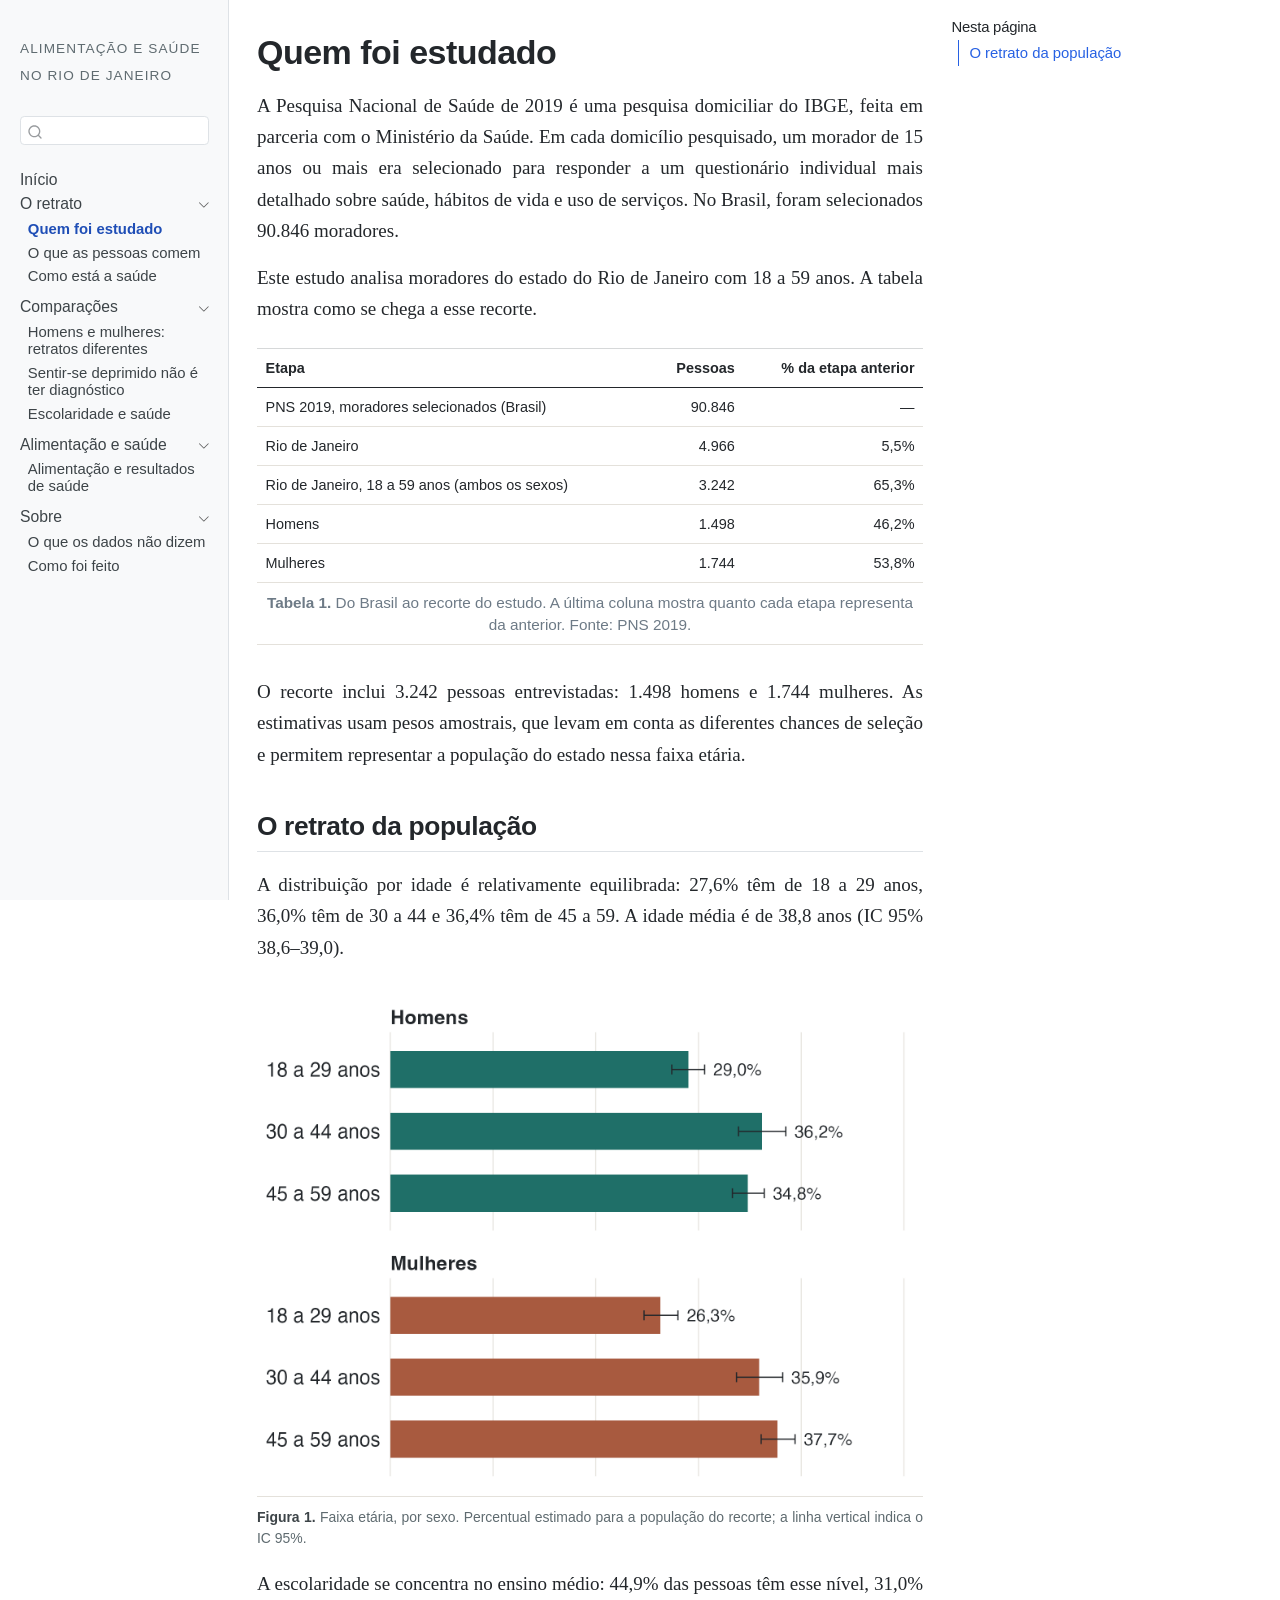
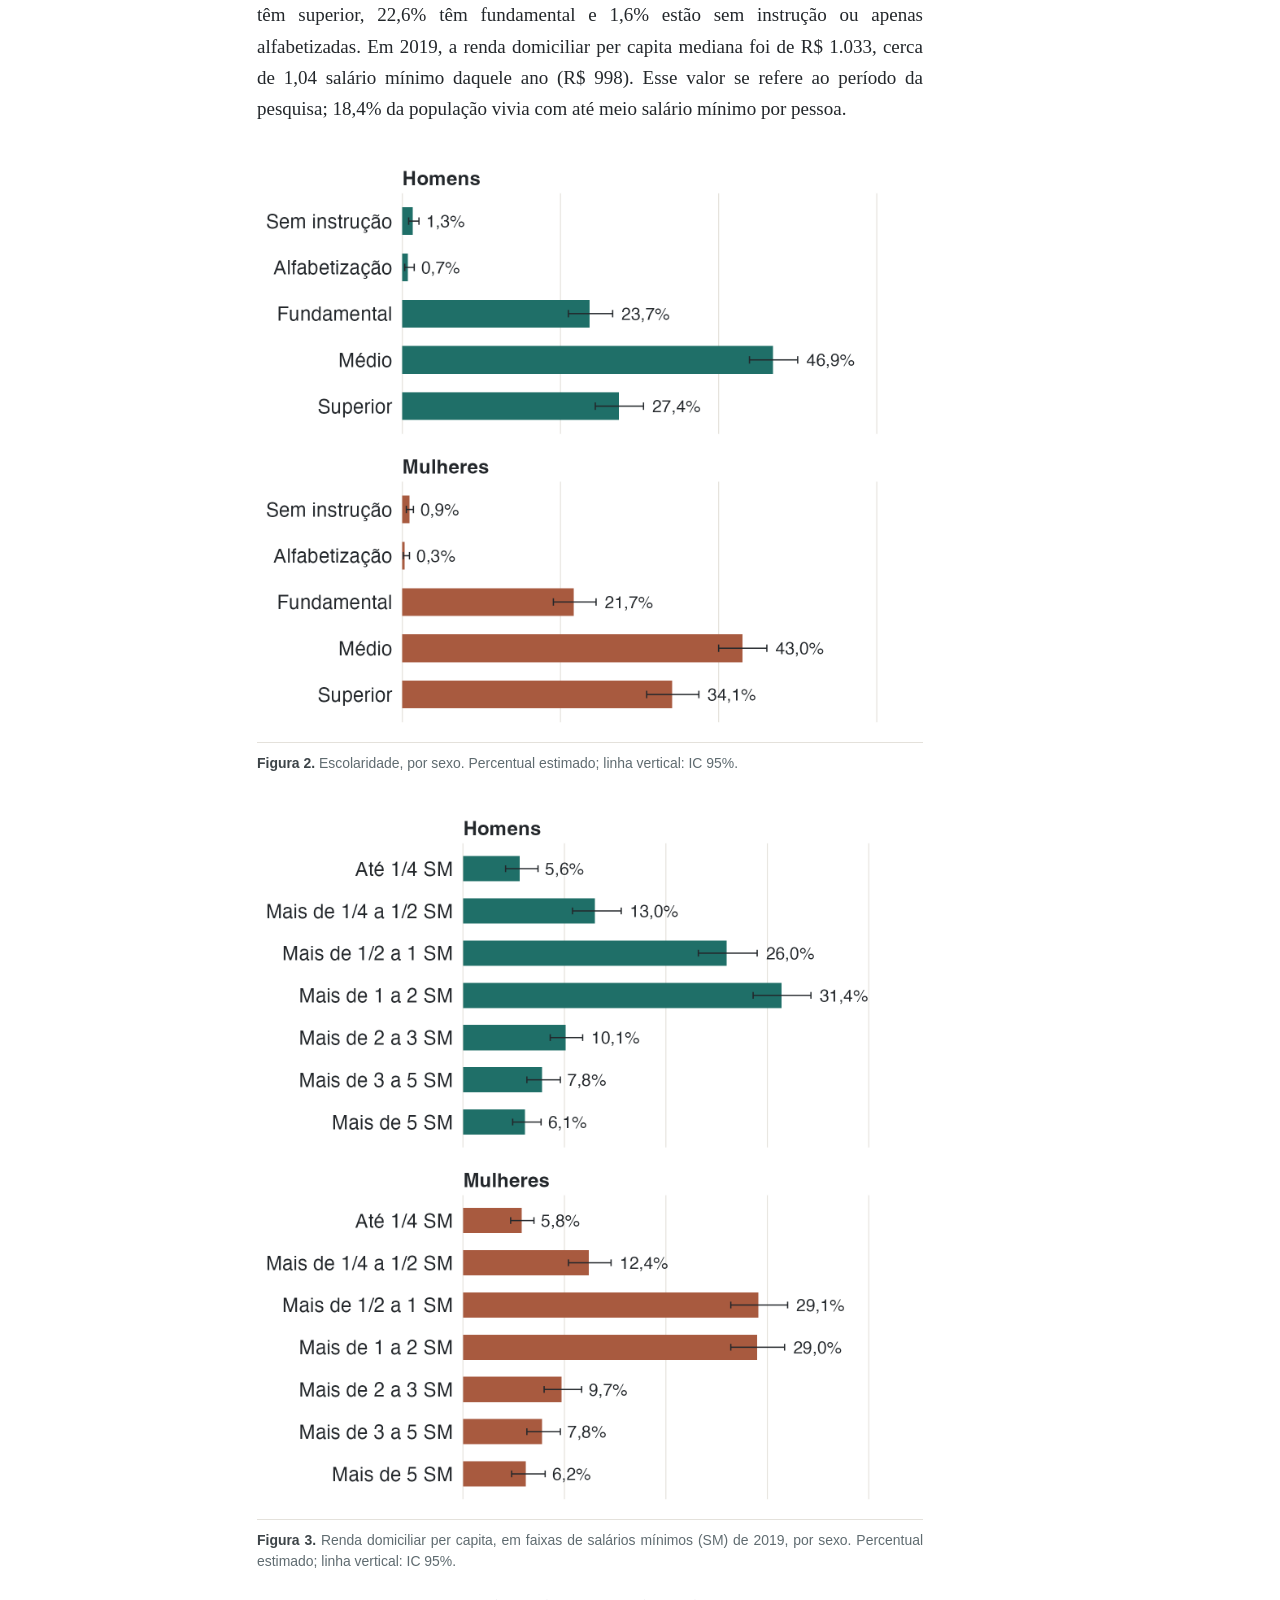
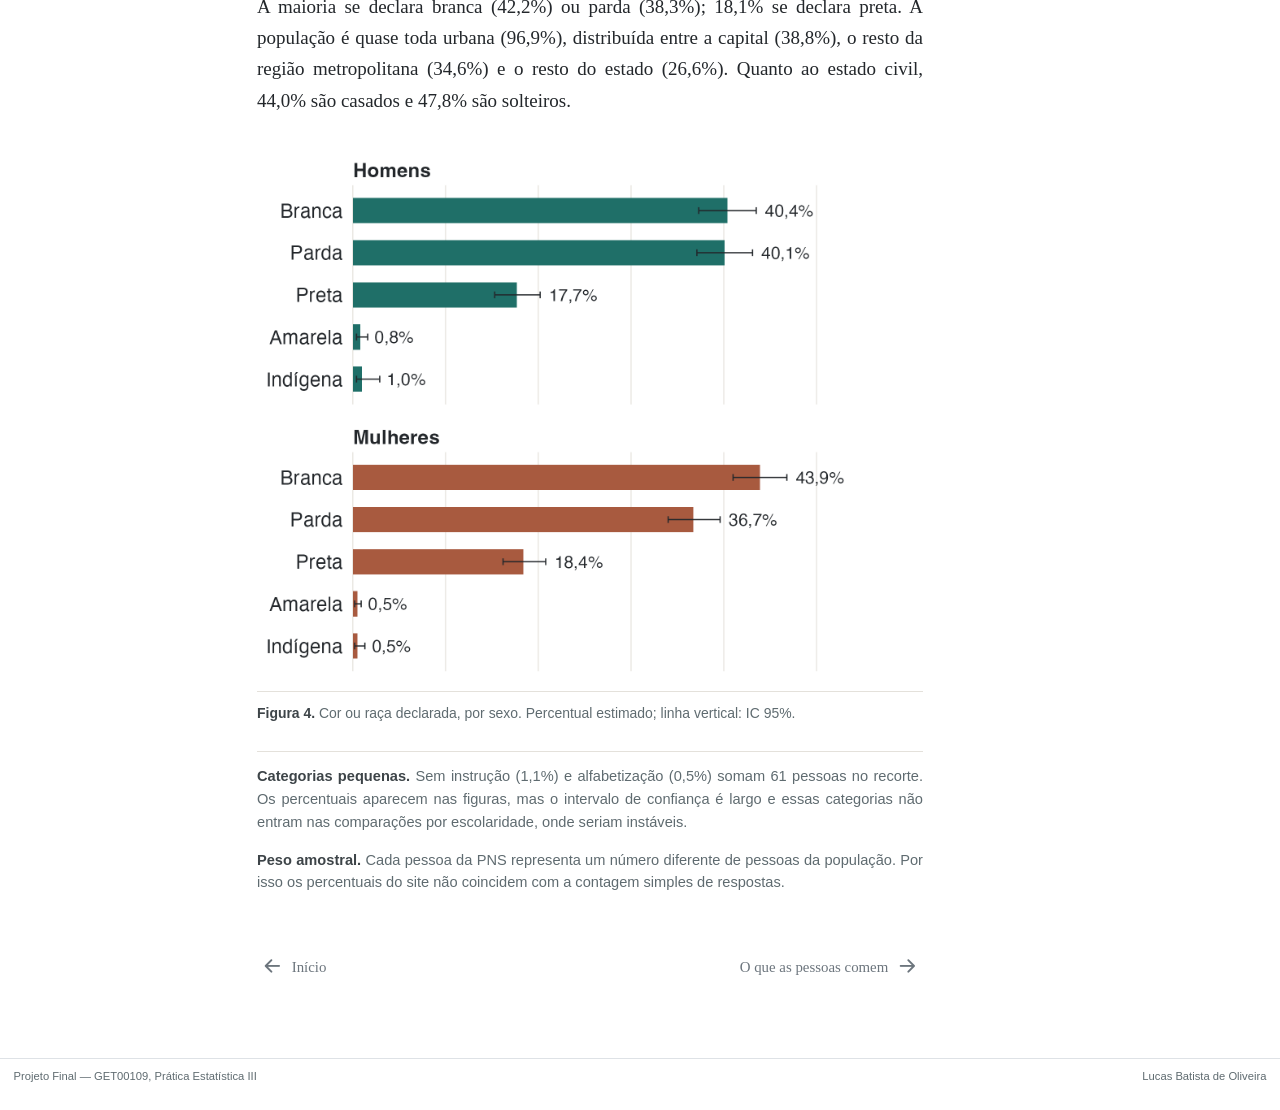
<file: quem-foi-estudado.html>
<!DOCTYPE html>
<html xmlns="http://www.w3.org/1999/xhtml" lang="pt-BR" xml:lang="pt-BR"><head>

<meta charset="utf-8">
<meta name="generator" content="quarto-1.10.18">

<meta name="viewport" content="width=device-width, initial-scale=1.0, user-scalable=yes">


<title>Quem foi estudado – Alimentação e saúde no Rio de Janeiro</title>
<style>
/* Default styles provided by pandoc.
** See https://pandoc.org/MANUAL.html#variables-for-html for config info.
*/
span.smallcaps{font-variant: small-caps;}
div.columns{display: flex; gap: 1.5em;}
div.column{flex: auto;}
@media screen {
div.columns{gap: min(4vw, 1.5em);}
div.column{overflow-x: auto;}
}
div.hanging-indent{margin-left: 1.5em; text-indent: -1.5em;}
ul.task-list{list-style: none;}
ul.task-list li input[type="checkbox"] {
  width: 0.8em;
  margin: 0 0.8em 0.2em -1em; /* quarto-specific, see https://github.com/quarto-dev/quarto-cli/issues/4556 */
  vertical-align: middle;
}
</style>


<script src="site_libs/quarto-nav/quarto-nav.js"></script>
<script src="site_libs/quarto-nav/headroom.min.js"></script>
<script src="site_libs/clipboard/clipboard.min.js"></script>
<script src="site_libs/quarto-search/autocomplete.umd.js"></script>
<script src="site_libs/quarto-search/fuse.min.js"></script>
<script src="site_libs/quarto-search/quarto-search.js"></script>
<meta name="quarto:offset" content="./">
<link href="./alimentacao.html" rel="next">
<link href="./index.html" rel="prev">
<script src="site_libs/quarto-html/quarto.js" type="module"></script>
<script src="site_libs/quarto-html/tabsets/tabsets.js" type="module"></script>
<script src="site_libs/quarto-html/popper.min.js"></script>
<script src="site_libs/quarto-html/tippy.umd.min.js"></script>
<script src="site_libs/quarto-html/anchor.min.js"></script>
<link href="site_libs/quarto-html/tippy.css" rel="stylesheet">
<link href="site_libs/quarto-html/quarto-syntax-highlighting-64a204ab8560d761af7679ceaba22944.css" rel="stylesheet" id="quarto-text-highlighting-styles">
<script src="site_libs/bootstrap/bootstrap.min.js"></script>
<link href="site_libs/bootstrap/bootstrap-icons.css" rel="stylesheet">
<link href="site_libs/bootstrap/bootstrap-2c353fb1ee9795f3e46801e7bd733d82.min.css" rel="stylesheet" append-hash="true" id="quarto-bootstrap" data-mode="light">
<script id="quarto-search-options" type="application/json">{
  "location": "sidebar",
  "copy-button": false,
  "collapse-after": 3,
  "panel-placement": "start",
  "type": "textbox",
  "limit": 50,
  "keyboard-shortcut": [
    "f",
    "/",
    "s"
  ],
  "show-item-context": false,
  "language": {
    "search-no-results-text": "Nenhum resultado",
    "search-matching-documents-text": "documentos correspondentes",
    "search-copy-link-title": "Copiar link para a busca",
    "search-hide-matches-text": "Esconder correspondências adicionais",
    "search-more-match-text": "mais correspondência neste documento",
    "search-more-matches-text": "mais correspondências neste documento",
    "search-clear-button-title": "Limpar",
    "search-text-placeholder": "",
    "search-detached-cancel-button-title": "Cancelar",
    "search-submit-button-title": "Enviar",
    "search-label": "Procurar"
  }
}</script>
<style>html{ scroll-behavior: smooth; }</style>
<meta name="description" content="Resultados da PNS 2019 para adultos de 18 a 59 anos no Rio de Janeiro, em linguagem acessível.">
<meta property="og:title" content="Quem foi estudado – Alimentação e saúde no Rio de Janeiro">
<meta property="og:description" content="O que a Pesquisa Nacional de Saúde de 2019 mostra sobre alimentação, doenças e uso de serviços entre adultos de 18 a 59 anos no estado do Rio de Janeiro.">
<meta property="og:type" content="website">


<link rel="stylesheet" href="styles.css">
</head>

<body class="nav-sidebar docked quarto-light">

<div id="quarto-search-results"></div>
  <header id="quarto-header" class="headroom fixed-top">
  <nav class="quarto-secondary-nav">
    <div class="container-fluid d-flex">
      <button type="button" class="quarto-btn-toggle btn" data-bs-toggle="collapse" role="button" data-bs-target=".quarto-sidebar-collapse-item" aria-controls="quarto-sidebar" aria-expanded="false" aria-label="Alternar barra lateral" onclick="if (window.quartoToggleHeadroom) { window.quartoToggleHeadroom(); }">
        <i class="bi bi-layout-text-sidebar-reverse"></i>
      </button>
        <a class="flex-grow-1 no-decor" role="navigation" data-bs-toggle="collapse" data-bs-target=".quarto-sidebar-collapse-item" aria-controls="quarto-sidebar" aria-expanded="false" aria-label="Alternar barra lateral" onclick="if (window.quartoToggleHeadroom) { window.quartoToggleHeadroom(); }">
          <h1 class="quarto-secondary-nav-title">Quem foi estudado</h1>
        </a>
      <button type="button" class="btn quarto-search-button" aria-label="Procurar" onclick="window.quartoOpenSearch();">
        <i class="bi bi-search"></i>
      </button>
    </div>
  </nav>
</header>
<!-- content -->
<div id="quarto-content" class="quarto-container page-columns page-rows-contents page-layout-article">
<!-- sidebar -->
  <nav id="quarto-sidebar" class="sidebar collapse collapse-horizontal quarto-sidebar-collapse-item sidebar-navigation docked overflow-auto">
    <div class="pt-lg-2 mt-2 text-left sidebar-header">
    <div class="sidebar-title mb-0 py-0">
      <a href="./">Alimentação e saúde no Rio de Janeiro</a>
    </div>
      </div>
        <div class="mt-2 flex-shrink-0 align-items-center">
        <div class="sidebar-search">
        <div id="quarto-search" class="" title="Procurar"></div>
        </div>
        </div>
    <div class="sidebar-menu-container">
    <ul class="list-unstyled mt-1">
        <li class="sidebar-item">
  <div class="sidebar-item-container">
  <a href="./index.html" class="sidebar-item-text sidebar-link">
 <span class="menu-text">Início</span></a>
  </div>
</li>
        <li class="sidebar-item sidebar-item-section">
      <div class="sidebar-item-container">
            <a class="sidebar-item-text sidebar-link text-start" data-bs-toggle="collapse" data-bs-target="#quarto-sidebar-section-1" role="navigation" aria-expanded="true">
 <span class="menu-text">O retrato</span></a>
          <a class="sidebar-item-toggle text-start" data-bs-toggle="collapse" data-bs-target="#quarto-sidebar-section-1" role="navigation" aria-expanded="true" aria-label="Alternar seção">
            <i class="bi bi-chevron-right ms-2"></i>
          </a>
      </div>
      <ul id="quarto-sidebar-section-1" class="collapse list-unstyled sidebar-section depth1 show">
          <li class="sidebar-item">
  <div class="sidebar-item-container">
  <a href="./quem-foi-estudado.html" class="sidebar-item-text sidebar-link active">
 <span class="menu-text">Quem foi estudado</span></a>
  </div>
</li>
          <li class="sidebar-item">
  <div class="sidebar-item-container">
  <a href="./alimentacao.html" class="sidebar-item-text sidebar-link">
 <span class="menu-text">O que as pessoas comem</span></a>
  </div>
</li>
          <li class="sidebar-item">
  <div class="sidebar-item-container">
  <a href="./saude.html" class="sidebar-item-text sidebar-link">
 <span class="menu-text">Como está a saúde</span></a>
  </div>
</li>
      </ul>
  </li>
        <li class="sidebar-item sidebar-item-section">
      <div class="sidebar-item-container">
            <a class="sidebar-item-text sidebar-link text-start" data-bs-toggle="collapse" data-bs-target="#quarto-sidebar-section-2" role="navigation" aria-expanded="true">
 <span class="menu-text">Comparações</span></a>
          <a class="sidebar-item-toggle text-start" data-bs-toggle="collapse" data-bs-target="#quarto-sidebar-section-2" role="navigation" aria-expanded="true" aria-label="Alternar seção">
            <i class="bi bi-chevron-right ms-2"></i>
          </a>
      </div>
      <ul id="quarto-sidebar-section-2" class="collapse list-unstyled sidebar-section depth1 show">
          <li class="sidebar-item">
  <div class="sidebar-item-container">
  <a href="./homens-mulheres.html" class="sidebar-item-text sidebar-link">
 <span class="menu-text">Homens e mulheres: retratos diferentes</span></a>
  </div>
</li>
          <li class="sidebar-item">
  <div class="sidebar-item-container">
  <a href="./percepcao.html" class="sidebar-item-text sidebar-link">
 <span class="menu-text">Sentir-se deprimido não é ter diagnóstico</span></a>
  </div>
</li>
          <li class="sidebar-item">
  <div class="sidebar-item-container">
  <a href="./desigualdade.html" class="sidebar-item-text sidebar-link">
 <span class="menu-text">Escolaridade e saúde</span></a>
  </div>
</li>
      </ul>
  </li>
        <li class="sidebar-item sidebar-item-section">
      <div class="sidebar-item-container">
            <a class="sidebar-item-text sidebar-link text-start" data-bs-toggle="collapse" data-bs-target="#quarto-sidebar-section-3" role="navigation" aria-expanded="true">
 <span class="menu-text">Alimentação e saúde</span></a>
          <a class="sidebar-item-toggle text-start" data-bs-toggle="collapse" data-bs-target="#quarto-sidebar-section-3" role="navigation" aria-expanded="true" aria-label="Alternar seção">
            <i class="bi bi-chevron-right ms-2"></i>
          </a>
      </div>
      <ul id="quarto-sidebar-section-3" class="collapse list-unstyled sidebar-section depth1 show">
          <li class="sidebar-item">
  <div class="sidebar-item-container">
  <a href="./alimentacao-e-saude.html" class="sidebar-item-text sidebar-link">
 <span class="menu-text">Alimentação e resultados de saúde</span></a>
  </div>
</li>
      </ul>
  </li>
        <li class="sidebar-item sidebar-item-section">
      <div class="sidebar-item-container">
            <a class="sidebar-item-text sidebar-link text-start" data-bs-toggle="collapse" data-bs-target="#quarto-sidebar-section-4" role="navigation" aria-expanded="true">
 <span class="menu-text">Sobre</span></a>
          <a class="sidebar-item-toggle text-start" data-bs-toggle="collapse" data-bs-target="#quarto-sidebar-section-4" role="navigation" aria-expanded="true" aria-label="Alternar seção">
            <i class="bi bi-chevron-right ms-2"></i>
          </a>
      </div>
      <ul id="quarto-sidebar-section-4" class="collapse list-unstyled sidebar-section depth1 show">
          <li class="sidebar-item">
  <div class="sidebar-item-container">
  <a href="./limites.html" class="sidebar-item-text sidebar-link">
 <span class="menu-text">O que os dados não dizem</span></a>
  </div>
</li>
          <li class="sidebar-item">
  <div class="sidebar-item-container">
  <a href="./metodos.html" class="sidebar-item-text sidebar-link">
 <span class="menu-text">Como foi feito</span></a>
  </div>
</li>
      </ul>
  </li>
    </ul>
    </div>
</nav>
<div id="quarto-sidebar-glass" class="quarto-sidebar-collapse-item" data-bs-toggle="collapse" data-bs-target=".quarto-sidebar-collapse-item"></div>
<!-- margin-sidebar -->
    <div id="quarto-margin-sidebar" class="sidebar margin-sidebar">
        <nav id="TOC" role="doc-toc" class="toc-active">
    <h2 id="toc-title">Nesta página</h2>

  <ul class="collapse">
  <li><a href="#o-retrato-da-população" id="toc-o-retrato-da-população" class="nav-link active" data-scroll-target="#o-retrato-da-população">O retrato da população</a></li>
  </ul>
</nav>
    </div>
<!-- main -->
<main class="content" id="quarto-document-content">

<header id="title-block-header" class="quarto-title-block default">
<div class="quarto-title">
<h1 class="title d-none d-lg-block">Quem foi estudado</h1>
</div>



<div class="quarto-title-meta">




  </div>



</header>


<p>A Pesquisa Nacional de Saúde de 2019 é uma pesquisa domiciliar do IBGE, feita em parceria com o Ministério da Saúde. Em cada domicílio pesquisado, um morador de 15 anos ou mais era selecionado para responder a um questionário individual mais detalhado sobre saúde, hábitos de vida e uso de serviços. No Brasil, foram selecionados 90.846 moradores.</p>
<p>Este estudo analisa moradores do estado do Rio de Janeiro com 18 a 59 anos. A tabela mostra como se chega a esse recorte.</p>
<table class="table">
<caption><strong>Tabela 1.</strong> Do Brasil ao recorte do estudo. A última coluna mostra quanto cada etapa representa da anterior. Fonte: PNS 2019.</caption>
<colgroup>
<col style="width: 62%">
<col style="width: 10%">
<col style="width: 27%">
</colgroup>
<thead>
<tr class="header">
<th style="text-align: left;">Etapa</th>
<th style="text-align: right;">Pessoas</th>
<th style="text-align: right;">% da etapa anterior</th>
</tr>
</thead>
<tbody>
<tr class="odd">
<td style="text-align: left;">PNS 2019, moradores selecionados (Brasil)</td>
<td style="text-align: right;">90.846</td>
<td style="text-align: right;">—</td>
</tr>
<tr class="even">
<td style="text-align: left;">Rio de Janeiro</td>
<td style="text-align: right;">4.966</td>
<td style="text-align: right;">5,5%</td>
</tr>
<tr class="odd">
<td style="text-align: left;">Rio de Janeiro, 18 a 59 anos (ambos os sexos)</td>
<td style="text-align: right;">3.242</td>
<td style="text-align: right;">65,3%</td>
</tr>
<tr class="even">
<td style="text-align: left;">Homens</td>
<td style="text-align: right;">1.498</td>
<td style="text-align: right;">46,2%</td>
</tr>
<tr class="odd">
<td style="text-align: left;">Mulheres</td>
<td style="text-align: right;">1.744</td>
<td style="text-align: right;">53,8%</td>
</tr>
</tbody>
</table>
<p>O recorte inclui 3.242 pessoas entrevistadas: 1.498 homens e 1.744 mulheres. As estimativas usam pesos amostrais, que levam em conta as diferentes chances de seleção e permitem representar a população do estado nessa faixa etária.</p>
<section id="o-retrato-da-população" class="level2">
<h2 class="anchored" data-anchor-id="o-retrato-da-população">O retrato da população</h2>
<p>A distribuição por idade é relativamente equilibrada: 27,6% têm de 18 a 29 anos, 36,0% têm de 30 a 44 e 36,4% têm de 45 a 59. A idade média é de 38,8 anos (IC 95% 38,6–39,0).</p>
<div class="quarto-figure quarto-figure-center">
<figure class="figure">
<p><img src="figuras/fig_perfil_idade.png" class="img-fluid figure-img" alt="Barras horizontais com a distribuição por faixa etária, separadas em dois painéis, homens e mulheres. As três faixas têm percentuais próximos entre si."></p>
<figcaption><strong>Figura 1.</strong> Faixa etária, por sexo. Percentual estimado para a população do recorte; a linha vertical indica o IC 95%.</figcaption>
</figure>
</div>
<p>A escolaridade se concentra no ensino médio: 44,9% das pessoas têm esse nível, 31,0% têm superior, 22,6% têm fundamental e 1,6% estão sem instrução ou apenas alfabetizadas. Em 2019, a renda domiciliar per capita mediana foi de R$ 1.033, cerca de 1,04 salário mínimo daquele ano (R$ 998). Esse valor se refere ao período da pesquisa; 18,4% da população vivia com até meio salário mínimo por pessoa.</p>
<div class="quarto-figure quarto-figure-center">
<figure class="figure">
<p><img src="figuras/fig_perfil_escolaridade.png" class="img-fluid figure-img" alt="Barras horizontais com a distribuição por escolaridade, em painéis de homens e mulheres. O ensino médio é a categoria mais frequente nos dois sexos."></p>
<figcaption><strong>Figura 2.</strong> Escolaridade, por sexo. Percentual estimado; linha vertical: IC 95%.</figcaption>
</figure>
</div>
<div class="quarto-figure quarto-figure-center">
<figure class="figure">
<p><img src="figuras/fig_perfil_renda.png" class="img-fluid figure-img" alt="Barras horizontais com a distribuição por faixas de renda domiciliar per capita, expressas em salários mínimos (SM) de 2019, separadas por sexo."></p>
<figcaption><strong>Figura 3.</strong> Renda domiciliar per capita, em faixas de salários mínimos (SM) de 2019, por sexo. Percentual estimado; linha vertical: IC 95%.</figcaption>
</figure>
</div>
<p>A maioria se declara branca (42,2%) ou parda (38,3%); 18,1% se declara preta. A população é quase toda urbana (96,9%), distribuída entre a capital (38,8%), o resto da região metropolitana (34,6%) e o resto do estado (26,6%). Quanto ao estado civil, 44,0% são casados e 47,8% são solteiros.</p>
<div class="quarto-figure quarto-figure-center">
<figure class="figure">
<p><img src="figuras/fig_perfil_raca.png" class="img-fluid figure-img" alt="Barras horizontais com a distribuição por cor ou raça declarada, em painéis de homens e mulheres. Branca e parda somam a maior parte."></p>
<figcaption><strong>Figura 4.</strong> Cor ou raça declarada, por sexo. Percentual estimado; linha vertical: IC 95%.</figcaption>
</figure>
</div>
<div class="nota">
<p><strong>Categorias pequenas.</strong> Sem instrução (1,1%) e alfabetização (0,5%) somam 61 pessoas no recorte. Os percentuais aparecem nas figuras, mas o intervalo de confiança é largo e essas categorias não entram nas comparações por escolaridade, onde seriam instáveis.</p>
<p><strong>Peso amostral.</strong> Cada pessoa da PNS representa um número diferente de pessoas da população. Por isso os percentuais do site não coincidem com a contagem simples de respostas.</p>
</div>


</section>

</main> <!-- /main -->
<script id="quarto-html-after-body" type="application/javascript">
  window.document.addEventListener("DOMContentLoaded", function (event) {
    const icon = "";
    const anchorJS = new window.AnchorJS();
    anchorJS.options = {
      placement: 'right',
      icon: icon
    };
    anchorJS.add('.anchored');
    const isCodeAnnotation = (el) => {
      for (const clz of el.classList) {
        if (clz.startsWith('code-annotation-')) {
          return true;
        }
      }
      return false;
    }
    const onCopySuccess = function(e) {
      // button target
      const button = e.trigger;
      // don't keep focus
      button.blur();
      // flash "checked"
      button.classList.add('code-copy-button-checked');
      var currentTitle = button.getAttribute("title");
      button.setAttribute("title", "Copiada");
      let tooltip;
      if (window.bootstrap) {
        button.setAttribute("data-bs-toggle", "tooltip");
        button.setAttribute("data-bs-placement", "left");
        button.setAttribute("data-bs-title", "Copiada");
        tooltip = new bootstrap.Tooltip(button,
          { trigger: "manual",
            customClass: "code-copy-button-tooltip",
            offset: [0, -8]});
        tooltip.show();
      }
      setTimeout(function() {
        if (tooltip) {
          tooltip.hide();
          button.removeAttribute("data-bs-title");
          button.removeAttribute("data-bs-toggle");
          button.removeAttribute("data-bs-placement");
        }
        button.setAttribute("title", currentTitle);
        button.classList.remove('code-copy-button-checked');
      }, 1000);
      // clear code selection
      e.clearSelection();
    }
    const getTextToCopy = function(trigger) {
      const outerScaffold = trigger.parentElement.cloneNode(true);
      const codeEl = outerScaffold.querySelector('code');
      for (const childEl of codeEl.children) {
        if (isCodeAnnotation(childEl)) {
          childEl.remove();
        }
      }
      return codeEl.innerText;
    }
    const clipboard = new window.ClipboardJS('.code-copy-button:not([data-in-quarto-modal])', {
      text: getTextToCopy
    });
    clipboard.on('success', onCopySuccess);
    if (window.document.getElementById('quarto-embedded-source-code-modal')) {
      const clipboardModal = new window.ClipboardJS('.code-copy-button[data-in-quarto-modal]', {
        text: getTextToCopy,
        container: window.document.getElementById('quarto-embedded-source-code-modal')
      });
      clipboardModal.on('success', onCopySuccess);
    }
      var localhostRegex = new RegExp(/^(?:http|https):\/\/localhost\:?[0-9]*\//);
      var mailtoRegex = new RegExp(/^mailto:/);
        var filterRegex = new RegExp("https:\/\/grugg8\.github\.io\/saude-e-alimentacao-rj\/");
      var isInternal = (href) => {
          return filterRegex.test(href) || localhostRegex.test(href) || mailtoRegex.test(href);
      }
      // Inspect non-navigation links and adorn them if external
     var links = window.document.querySelectorAll('a[href]:not(.nav-link):not(.navbar-brand):not(.toc-action):not(.sidebar-link):not(.sidebar-item-toggle):not(.pagination-link):not(.no-external):not([aria-hidden]):not(.dropdown-item):not(.quarto-navigation-tool):not(.about-link)');
      for (var i=0; i<links.length; i++) {
        const link = links[i];
        if (!isInternal(link.href)) {
          // undo the damage that might have been done by quarto-nav.js in the case of
          // links that we want to consider external
          if (link.dataset.originalHref !== undefined) {
            link.href = link.dataset.originalHref;
          }
            // target, if specified
            link.setAttribute("target", "_blank");
            if (link.getAttribute("rel") === null) {
              link.setAttribute("rel", "noopener");
            }
        }
      }
    function tippyHover(el, contentFn, onTriggerFn, onUntriggerFn) {
      const config = {
        allowHTML: true,
        maxWidth: 500,
        delay: 100,
        arrow: false,
        appendTo: function(el) {
            return el.parentElement;
        },
        interactive: true,
        interactiveBorder: 10,
        theme: 'quarto',
        placement: 'bottom-start',
      };
      if (contentFn) {
        config.content = contentFn;
      }
      if (onTriggerFn) {
        config.onTrigger = onTriggerFn;
      }
      if (onUntriggerFn) {
        config.onUntrigger = onUntriggerFn;
      }
      window.tippy(el, config);
    }
    const noterefs = window.document.querySelectorAll('a[role="doc-noteref"]');
    for (var i=0; i<noterefs.length; i++) {
      const ref = noterefs[i];
      tippyHover(ref, function() {
        // use id or data attribute instead here
        let href = ref.getAttribute('data-footnote-href') || ref.getAttribute('href');
        try { href = new URL(href).hash; } catch {}
        const id = href.replace(/^#\/?/, "");
        const note = window.document.getElementById(id);
        if (note) {
          return note.innerHTML;
        } else {
          return "";
        }
      });
    }
    const xrefs = window.document.querySelectorAll('a.quarto-xref');
    const processXRef = (id, note) => {
      // Strip column container classes
      const stripColumnClz = (el) => {
        el.classList.remove("page-full", "page-columns");
        if (el.children) {
          for (const child of el.children) {
            stripColumnClz(child);
          }
        }
      }
      stripColumnClz(note)
      if (id === null || id.startsWith('sec-')) {
        // Special case sections, only their first couple elements
        const container = document.createElement("div");
        if (note.children && note.children.length > 2) {
          container.appendChild(note.children[0].cloneNode(true));
          for (let i = 1; i < note.children.length; i++) {
            const child = note.children[i];
            if (child.tagName === "P" && child.innerText === "") {
              continue;
            } else {
              container.appendChild(child.cloneNode(true));
              break;
            }
          }
          if (window.Quarto?.typesetMath) {
            window.Quarto.typesetMath(container);
          }
          return container.innerHTML
        } else {
          if (window.Quarto?.typesetMath) {
            window.Quarto.typesetMath(note);
          }
          return note.innerHTML;
        }
      } else {
        // Remove any anchor links if they are present
        const anchorLink = note.querySelector('a.anchorjs-link');
        if (anchorLink) {
          anchorLink.remove();
        }
        if (window.Quarto?.typesetMath) {
          window.Quarto.typesetMath(note);
        }
        if (note.classList.contains("callout")) {
          return note.outerHTML;
        } else {
          return note.innerHTML;
        }
      }
    }
    for (var i=0; i<xrefs.length; i++) {
      const xref = xrefs[i];
      tippyHover(xref, undefined, function(instance) {
        instance.disable();
        let url = xref.getAttribute('href');
        let hash = undefined;
        if (url.startsWith('#')) {
          hash = url;
        } else {
          try { hash = new URL(url).hash; } catch {}
        }
        if (hash) {
          const id = hash.replace(/^#\/?/, "");
          const note = window.document.getElementById(id);
          if (note !== null) {
            try {
              const html = processXRef(id, note.cloneNode(true));
              instance.setContent(html);
            } finally {
              instance.enable();
              instance.show();
            }
          } else {
            // See if we can fetch this
            fetch(url.split('#')[0])
            .then(res => res.text())
            .then(html => {
              const parser = new DOMParser();
              const htmlDoc = parser.parseFromString(html, "text/html");
              const note = htmlDoc.getElementById(id);
              if (note !== null) {
                const html = processXRef(id, note);
                instance.setContent(html);
              }
            }).finally(() => {
              instance.enable();
              instance.show();
            });
          }
        } else {
          // See if we can fetch a full url (with no hash to target)
          // This is a special case and we should probably do some content thinning / targeting
          fetch(url)
          .then(res => res.text())
          .then(html => {
            const parser = new DOMParser();
            const htmlDoc = parser.parseFromString(html, "text/html");
            const note = htmlDoc.querySelector('main.content');
            if (note !== null) {
              // This should only happen for chapter cross references
              // (since there is no id in the URL)
              // remove the first header
              if (note.children.length > 0 && note.children[0].tagName === "HEADER") {
                note.children[0].remove();
              }
              const html = processXRef(null, note);
              instance.setContent(html);
            }
          }).finally(() => {
            instance.enable();
            instance.show();
          });
        }
      }, function(instance) {
      });
    }
        let selectedAnnoteEl;
        const selectorForAnnotation = ( cell, annotation) => {
          let cellAttr = 'data-code-cell="' + cell + '"';
          let lineAttr = 'data-code-annotation="' +  annotation + '"';
          const selector = 'span[' + cellAttr + '][' + lineAttr + ']';
          return selector;
        }
        const selectCodeLines = (annoteEl) => {
          const doc = window.document;
          const targetCell = annoteEl.getAttribute("data-target-cell");
          const targetAnnotation = annoteEl.getAttribute("data-target-annotation");
          const annoteSpan = window.document.querySelector(selectorForAnnotation(targetCell, targetAnnotation));
          const lines = annoteSpan.getAttribute("data-code-lines").split(",");
          const lineIds = lines.map((line) => {
            return targetCell + "-" + line;
          })
          let top = null;
          let height = null;
          let parent = null;
          if (lineIds.length > 0) {
              //compute the position of the single el (top and bottom and make a div)
              const el = window.document.getElementById(lineIds[0]);
              top = el.offsetTop;
              height = el.offsetHeight;
              parent = el.parentElement.parentElement;
            if (lineIds.length > 1) {
              const lastEl = window.document.getElementById(lineIds[lineIds.length - 1]);
              const bottom = lastEl.offsetTop + lastEl.offsetHeight;
              height = bottom - top;
            }
            if (top !== null && height !== null && parent !== null) {
              // cook up a div (if necessary) and position it
              let div = window.document.getElementById("code-annotation-line-highlight");
              if (div === null) {
                div = window.document.createElement("div");
                div.setAttribute("id", "code-annotation-line-highlight");
                div.style.position = 'absolute';
                parent.appendChild(div);
              }
              div.style.top = top - 2 + "px";
              div.style.height = height + 4 + "px";
              div.style.left = 0;
              let gutterDiv = window.document.getElementById("code-annotation-line-highlight-gutter");
              if (gutterDiv === null) {
                gutterDiv = window.document.createElement("div");
                gutterDiv.setAttribute("id", "code-annotation-line-highlight-gutter");
                gutterDiv.style.position = 'absolute';
                const codeCell = window.document.getElementById(targetCell);
                const gutter = codeCell.querySelector('.code-annotation-gutter');
                gutter.appendChild(gutterDiv);
              }
              gutterDiv.style.top = top - 2 + "px";
              gutterDiv.style.height = height + 4 + "px";
            }
            selectedAnnoteEl = annoteEl;
          }
        };
        const unselectCodeLines = () => {
          const elementsIds = ["code-annotation-line-highlight", "code-annotation-line-highlight-gutter"];
          elementsIds.forEach((elId) => {
            const div = window.document.getElementById(elId);
            if (div) {
              div.remove();
            }
          });
          selectedAnnoteEl = undefined;
        };
          // Handle positioning of the toggle
      window.addEventListener(
        "resize",
        throttle(() => {
          elRect = undefined;
          if (selectedAnnoteEl) {
            selectCodeLines(selectedAnnoteEl);
          }
        }, 10)
      );
      function throttle(fn, ms) {
      let throttle = false;
      let timer;
        return (...args) => {
          if(!throttle) { // first call gets through
              fn.apply(this, args);
              throttle = true;
          } else { // all the others get throttled
              if(timer) clearTimeout(timer); // cancel #2
              timer = setTimeout(() => {
                fn.apply(this, args);
                timer = throttle = false;
              }, ms);
          }
        };
      }
        // Attach click handler to the DT
        const annoteDls = window.document.querySelectorAll('dt[data-target-cell]');
        for (const annoteDlNode of annoteDls) {
          annoteDlNode.addEventListener('click', (event) => {
            const clickedEl = event.target;
            if (clickedEl !== selectedAnnoteEl) {
              unselectCodeLines();
              const activeEl = window.document.querySelector('dt[data-target-cell].code-annotation-active');
              if (activeEl) {
                activeEl.classList.remove('code-annotation-active');
              }
              selectCodeLines(clickedEl);
              clickedEl.classList.add('code-annotation-active');
            } else {
              // Unselect the line
              unselectCodeLines();
              clickedEl.classList.remove('code-annotation-active');
            }
          });
        }
    const findCites = (el) => {
      const parentEl = el.parentElement;
      if (parentEl) {
        const cites = parentEl.dataset.cites;
        if (cites) {
          return {
            el,
            cites: cites.split(' ')
          };
        } else {
          return findCites(el.parentElement)
        }
      } else {
        return undefined;
      }
    };
    var bibliorefs = window.document.querySelectorAll('a[role="doc-biblioref"]');
    for (var i=0; i<bibliorefs.length; i++) {
      const ref = bibliorefs[i];
      const citeInfo = findCites(ref);
      if (citeInfo) {
        tippyHover(citeInfo.el, function() {
          var popup = window.document.createElement('div');
          citeInfo.cites.forEach(function(cite) {
            var citeDiv = window.document.createElement('div');
            citeDiv.classList.add('hanging-indent');
            citeDiv.classList.add('csl-entry');
            var biblioDiv = window.document.getElementById('ref-' + cite);
            if (biblioDiv) {
              citeDiv.innerHTML = biblioDiv.innerHTML;
            }
            popup.appendChild(citeDiv);
          });
          return popup.innerHTML;
        });
      }
    }
  });
  </script>
<nav class="page-navigation">
  <div class="nav-page nav-page-previous">
      <a href="./index.html" class="pagination-link" aria-label="Início">
        <i class="bi bi-arrow-left-short"></i> <span class="nav-page-text">Início</span>
      </a>
  </div>
  <div class="nav-page nav-page-next">
      <a href="./alimentacao.html" class="pagination-link" aria-label="O que as pessoas comem">
        <span class="nav-page-text">O que as pessoas comem</span> <i class="bi bi-arrow-right-short"></i>
      </a>
  </div>
</nav>
</div> <!-- /content -->
<footer class="footer">
  <div class="nav-footer">
    <div class="nav-footer-left">
<p>Projeto Final — GET00109, Prática Estatística III</p>
</div>
    <div class="nav-footer-center">
      &nbsp;
    </div>
    <div class="nav-footer-right">
<p>Lucas Batista de Oliveira</p>
</div>
  </div>
</footer>
<script src="assets/tabelas.js"></script>




<script src="site_libs/quarto-html/zenscroll-min.js"></script>
</body></html>
</file>
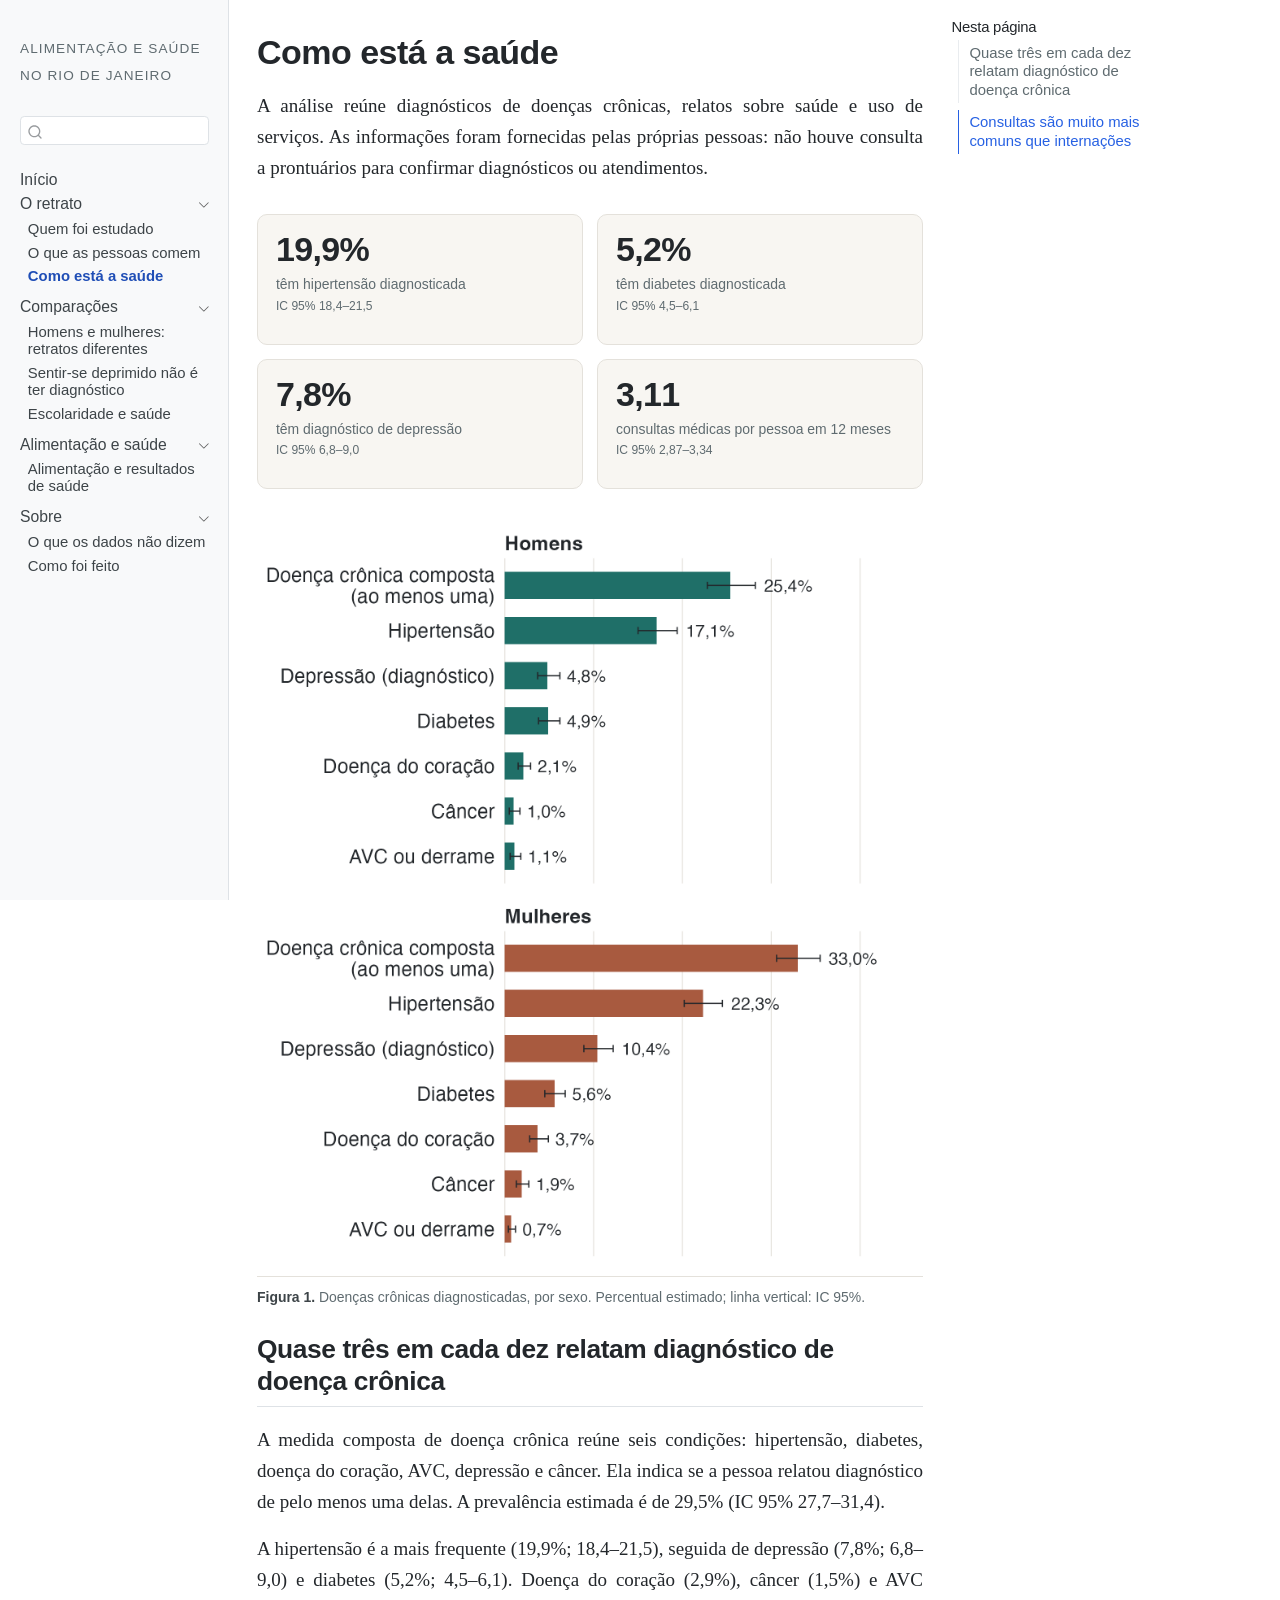
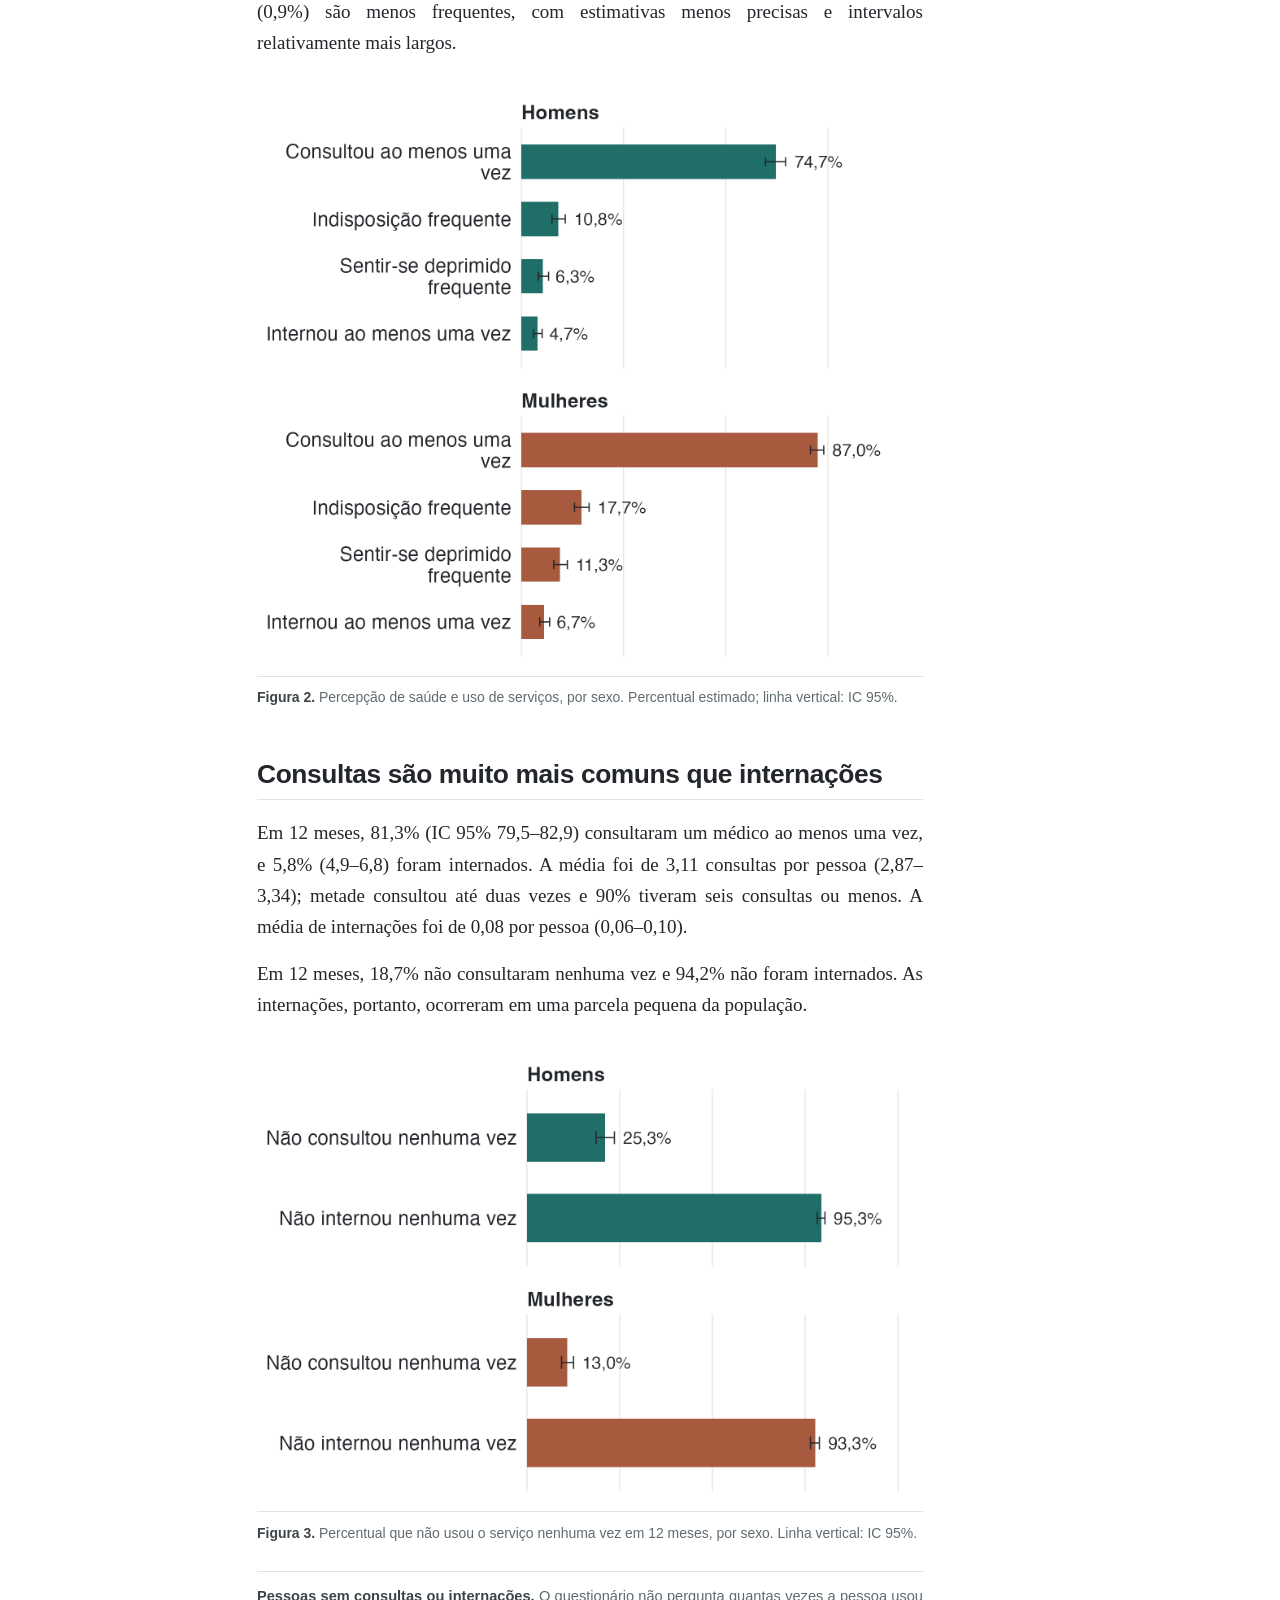
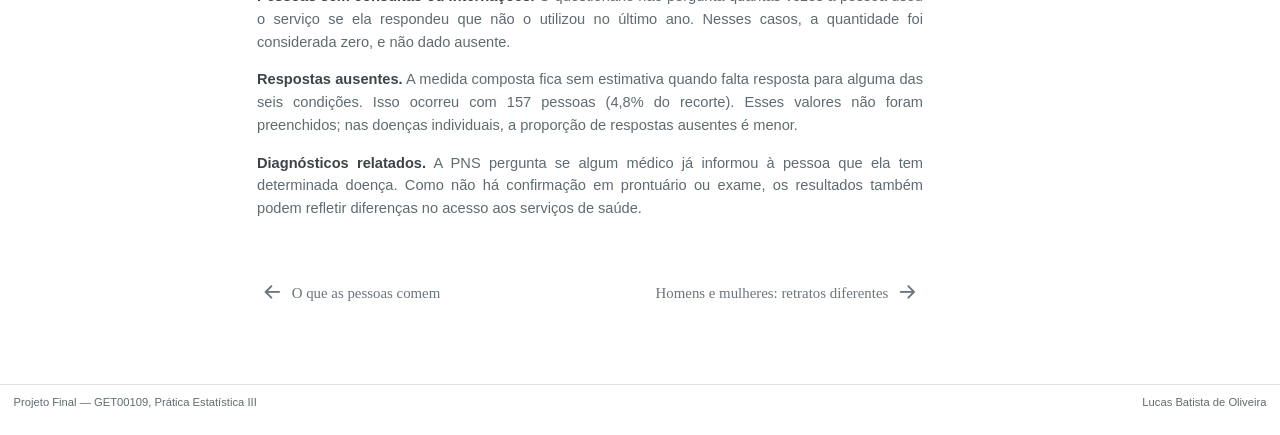
<file: saude.html>
<!DOCTYPE html>
<html xmlns="http://www.w3.org/1999/xhtml" lang="pt-BR" xml:lang="pt-BR"><head>

<meta charset="utf-8">
<meta name="generator" content="quarto-1.10.18">

<meta name="viewport" content="width=device-width, initial-scale=1.0, user-scalable=yes">


<title>Como está a saúde – Alimentação e saúde no Rio de Janeiro</title>
<style>
/* Default styles provided by pandoc.
** See https://pandoc.org/MANUAL.html#variables-for-html for config info.
*/
span.smallcaps{font-variant: small-caps;}
div.columns{display: flex; gap: 1.5em;}
div.column{flex: auto;}
@media screen {
div.columns{gap: min(4vw, 1.5em);}
div.column{overflow-x: auto;}
}
div.hanging-indent{margin-left: 1.5em; text-indent: -1.5em;}
ul.task-list{list-style: none;}
ul.task-list li input[type="checkbox"] {
  width: 0.8em;
  margin: 0 0.8em 0.2em -1em; /* quarto-specific, see https://github.com/quarto-dev/quarto-cli/issues/4556 */
  vertical-align: middle;
}
</style>


<script src="site_libs/quarto-nav/quarto-nav.js"></script>
<script src="site_libs/quarto-nav/headroom.min.js"></script>
<script src="site_libs/clipboard/clipboard.min.js"></script>
<script src="site_libs/quarto-search/autocomplete.umd.js"></script>
<script src="site_libs/quarto-search/fuse.min.js"></script>
<script src="site_libs/quarto-search/quarto-search.js"></script>
<meta name="quarto:offset" content="./">
<link href="./homens-mulheres.html" rel="next">
<link href="./alimentacao.html" rel="prev">
<script src="site_libs/quarto-html/quarto.js" type="module"></script>
<script src="site_libs/quarto-html/tabsets/tabsets.js" type="module"></script>
<script src="site_libs/quarto-html/popper.min.js"></script>
<script src="site_libs/quarto-html/tippy.umd.min.js"></script>
<script src="site_libs/quarto-html/anchor.min.js"></script>
<link href="site_libs/quarto-html/tippy.css" rel="stylesheet">
<link href="site_libs/quarto-html/quarto-syntax-highlighting-64a204ab8560d761af7679ceaba22944.css" rel="stylesheet" id="quarto-text-highlighting-styles">
<script src="site_libs/bootstrap/bootstrap.min.js"></script>
<link href="site_libs/bootstrap/bootstrap-icons.css" rel="stylesheet">
<link href="site_libs/bootstrap/bootstrap-2c353fb1ee9795f3e46801e7bd733d82.min.css" rel="stylesheet" append-hash="true" id="quarto-bootstrap" data-mode="light">
<script id="quarto-search-options" type="application/json">{
  "location": "sidebar",
  "copy-button": false,
  "collapse-after": 3,
  "panel-placement": "start",
  "type": "textbox",
  "limit": 50,
  "keyboard-shortcut": [
    "f",
    "/",
    "s"
  ],
  "show-item-context": false,
  "language": {
    "search-no-results-text": "Nenhum resultado",
    "search-matching-documents-text": "documentos correspondentes",
    "search-copy-link-title": "Copiar link para a busca",
    "search-hide-matches-text": "Esconder correspondências adicionais",
    "search-more-match-text": "mais correspondência neste documento",
    "search-more-matches-text": "mais correspondências neste documento",
    "search-clear-button-title": "Limpar",
    "search-text-placeholder": "",
    "search-detached-cancel-button-title": "Cancelar",
    "search-submit-button-title": "Enviar",
    "search-label": "Procurar"
  }
}</script>
<style>html{ scroll-behavior: smooth; }</style>
<meta name="description" content="Resultados da PNS 2019 para adultos de 18 a 59 anos no Rio de Janeiro, em linguagem acessível.">
<meta property="og:title" content="Como está a saúde – Alimentação e saúde no Rio de Janeiro">
<meta property="og:description" content="O que a Pesquisa Nacional de Saúde de 2019 mostra sobre alimentação, doenças e uso de serviços entre adultos de 18 a 59 anos no estado do Rio de Janeiro.">
<meta property="og:type" content="website">


<link rel="stylesheet" href="styles.css">
</head>

<body class="nav-sidebar docked quarto-light">

<div id="quarto-search-results"></div>
  <header id="quarto-header" class="headroom fixed-top">
  <nav class="quarto-secondary-nav">
    <div class="container-fluid d-flex">
      <button type="button" class="quarto-btn-toggle btn" data-bs-toggle="collapse" role="button" data-bs-target=".quarto-sidebar-collapse-item" aria-controls="quarto-sidebar" aria-expanded="false" aria-label="Alternar barra lateral" onclick="if (window.quartoToggleHeadroom) { window.quartoToggleHeadroom(); }">
        <i class="bi bi-layout-text-sidebar-reverse"></i>
      </button>
        <a class="flex-grow-1 no-decor" role="navigation" data-bs-toggle="collapse" data-bs-target=".quarto-sidebar-collapse-item" aria-controls="quarto-sidebar" aria-expanded="false" aria-label="Alternar barra lateral" onclick="if (window.quartoToggleHeadroom) { window.quartoToggleHeadroom(); }">
          <h1 class="quarto-secondary-nav-title">Como está a saúde</h1>
        </a>
      <button type="button" class="btn quarto-search-button" aria-label="Procurar" onclick="window.quartoOpenSearch();">
        <i class="bi bi-search"></i>
      </button>
    </div>
  </nav>
</header>
<!-- content -->
<div id="quarto-content" class="quarto-container page-columns page-rows-contents page-layout-article">
<!-- sidebar -->
  <nav id="quarto-sidebar" class="sidebar collapse collapse-horizontal quarto-sidebar-collapse-item sidebar-navigation docked overflow-auto">
    <div class="pt-lg-2 mt-2 text-left sidebar-header">
    <div class="sidebar-title mb-0 py-0">
      <a href="./">Alimentação e saúde no Rio de Janeiro</a>
    </div>
      </div>
        <div class="mt-2 flex-shrink-0 align-items-center">
        <div class="sidebar-search">
        <div id="quarto-search" class="" title="Procurar"></div>
        </div>
        </div>
    <div class="sidebar-menu-container">
    <ul class="list-unstyled mt-1">
        <li class="sidebar-item">
  <div class="sidebar-item-container">
  <a href="./index.html" class="sidebar-item-text sidebar-link">
 <span class="menu-text">Início</span></a>
  </div>
</li>
        <li class="sidebar-item sidebar-item-section">
      <div class="sidebar-item-container">
            <a class="sidebar-item-text sidebar-link text-start" data-bs-toggle="collapse" data-bs-target="#quarto-sidebar-section-1" role="navigation" aria-expanded="true">
 <span class="menu-text">O retrato</span></a>
          <a class="sidebar-item-toggle text-start" data-bs-toggle="collapse" data-bs-target="#quarto-sidebar-section-1" role="navigation" aria-expanded="true" aria-label="Alternar seção">
            <i class="bi bi-chevron-right ms-2"></i>
          </a>
      </div>
      <ul id="quarto-sidebar-section-1" class="collapse list-unstyled sidebar-section depth1 show">
          <li class="sidebar-item">
  <div class="sidebar-item-container">
  <a href="./quem-foi-estudado.html" class="sidebar-item-text sidebar-link">
 <span class="menu-text">Quem foi estudado</span></a>
  </div>
</li>
          <li class="sidebar-item">
  <div class="sidebar-item-container">
  <a href="./alimentacao.html" class="sidebar-item-text sidebar-link">
 <span class="menu-text">O que as pessoas comem</span></a>
  </div>
</li>
          <li class="sidebar-item">
  <div class="sidebar-item-container">
  <a href="./saude.html" class="sidebar-item-text sidebar-link active">
 <span class="menu-text">Como está a saúde</span></a>
  </div>
</li>
      </ul>
  </li>
        <li class="sidebar-item sidebar-item-section">
      <div class="sidebar-item-container">
            <a class="sidebar-item-text sidebar-link text-start" data-bs-toggle="collapse" data-bs-target="#quarto-sidebar-section-2" role="navigation" aria-expanded="true">
 <span class="menu-text">Comparações</span></a>
          <a class="sidebar-item-toggle text-start" data-bs-toggle="collapse" data-bs-target="#quarto-sidebar-section-2" role="navigation" aria-expanded="true" aria-label="Alternar seção">
            <i class="bi bi-chevron-right ms-2"></i>
          </a>
      </div>
      <ul id="quarto-sidebar-section-2" class="collapse list-unstyled sidebar-section depth1 show">
          <li class="sidebar-item">
  <div class="sidebar-item-container">
  <a href="./homens-mulheres.html" class="sidebar-item-text sidebar-link">
 <span class="menu-text">Homens e mulheres: retratos diferentes</span></a>
  </div>
</li>
          <li class="sidebar-item">
  <div class="sidebar-item-container">
  <a href="./percepcao.html" class="sidebar-item-text sidebar-link">
 <span class="menu-text">Sentir-se deprimido não é ter diagnóstico</span></a>
  </div>
</li>
          <li class="sidebar-item">
  <div class="sidebar-item-container">
  <a href="./desigualdade.html" class="sidebar-item-text sidebar-link">
 <span class="menu-text">Escolaridade e saúde</span></a>
  </div>
</li>
      </ul>
  </li>
        <li class="sidebar-item sidebar-item-section">
      <div class="sidebar-item-container">
            <a class="sidebar-item-text sidebar-link text-start" data-bs-toggle="collapse" data-bs-target="#quarto-sidebar-section-3" role="navigation" aria-expanded="true">
 <span class="menu-text">Alimentação e saúde</span></a>
          <a class="sidebar-item-toggle text-start" data-bs-toggle="collapse" data-bs-target="#quarto-sidebar-section-3" role="navigation" aria-expanded="true" aria-label="Alternar seção">
            <i class="bi bi-chevron-right ms-2"></i>
          </a>
      </div>
      <ul id="quarto-sidebar-section-3" class="collapse list-unstyled sidebar-section depth1 show">
          <li class="sidebar-item">
  <div class="sidebar-item-container">
  <a href="./alimentacao-e-saude.html" class="sidebar-item-text sidebar-link">
 <span class="menu-text">Alimentação e resultados de saúde</span></a>
  </div>
</li>
      </ul>
  </li>
        <li class="sidebar-item sidebar-item-section">
      <div class="sidebar-item-container">
            <a class="sidebar-item-text sidebar-link text-start" data-bs-toggle="collapse" data-bs-target="#quarto-sidebar-section-4" role="navigation" aria-expanded="true">
 <span class="menu-text">Sobre</span></a>
          <a class="sidebar-item-toggle text-start" data-bs-toggle="collapse" data-bs-target="#quarto-sidebar-section-4" role="navigation" aria-expanded="true" aria-label="Alternar seção">
            <i class="bi bi-chevron-right ms-2"></i>
          </a>
      </div>
      <ul id="quarto-sidebar-section-4" class="collapse list-unstyled sidebar-section depth1 show">
          <li class="sidebar-item">
  <div class="sidebar-item-container">
  <a href="./limites.html" class="sidebar-item-text sidebar-link">
 <span class="menu-text">O que os dados não dizem</span></a>
  </div>
</li>
          <li class="sidebar-item">
  <div class="sidebar-item-container">
  <a href="./metodos.html" class="sidebar-item-text sidebar-link">
 <span class="menu-text">Como foi feito</span></a>
  </div>
</li>
      </ul>
  </li>
    </ul>
    </div>
</nav>
<div id="quarto-sidebar-glass" class="quarto-sidebar-collapse-item" data-bs-toggle="collapse" data-bs-target=".quarto-sidebar-collapse-item"></div>
<!-- margin-sidebar -->
    <div id="quarto-margin-sidebar" class="sidebar margin-sidebar">
        <nav id="TOC" role="doc-toc" class="toc-active">
    <h2 id="toc-title">Nesta página</h2>

  <ul class="collapse">
  <li><a href="#quase-três-em-cada-dez-relatam-diagnóstico-de-doença-crônica" id="toc-quase-três-em-cada-dez-relatam-diagnóstico-de-doença-crônica" class="nav-link active" data-scroll-target="#quase-três-em-cada-dez-relatam-diagnóstico-de-doença-crônica">Quase três em cada dez relatam diagnóstico de doença crônica</a></li>
  <li><a href="#consultas-são-muito-mais-comuns-que-internações" id="toc-consultas-são-muito-mais-comuns-que-internações" class="nav-link" data-scroll-target="#consultas-são-muito-mais-comuns-que-internações">Consultas são muito mais comuns que internações</a></li>
  </ul>
</nav>
    </div>
<!-- main -->
<main class="content" id="quarto-document-content">

<header id="title-block-header" class="quarto-title-block default">
<div class="quarto-title">
<h1 class="title d-none d-lg-block">Como está a saúde</h1>
</div>



<div class="quarto-title-meta">




  </div>



</header>


<p>A análise reúne diagnósticos de doenças crônicas, relatos sobre saúde e uso de serviços. As informações foram fornecidas pelas próprias pessoas: não houve consulta a prontuários para confirmar diagnósticos ou atendimentos.</p>
<div class="cartoes-saude">
<div class="cartoes">
<div class="cartao">
<p><span class="valor">19,9%</span> <span class="rotulo">têm hipertensão diagnosticada</span> <span class="fonte">IC 95% 18,4–21,5</span></p>
</div>
<div class="cartao">
<p><span class="valor">5,2%</span> <span class="rotulo">têm diabetes diagnosticada</span> <span class="fonte">IC 95% 4,5–6,1</span></p>
</div>
<div class="cartao">
<p><span class="valor">7,8%</span> <span class="rotulo">têm diagnóstico de depressão</span> <span class="fonte">IC 95% 6,8–9,0</span></p>
</div>
<div class="cartao">
<p><span class="valor">3,11</span> <span class="rotulo">consultas médicas por pessoa em 12 meses</span> <span class="fonte">IC 95% 2,87–3,34</span></p>
</div>
</div>
</div>
<div class="quarto-figure quarto-figure-center">
<figure class="figure">
<p><img src="figuras/fig_doencas.png" class="img-fluid figure-img" alt="Barras horizontais com a prevalência de doença crônica composta, hipertensão, depressão, diabetes, doença do coração, câncer e AVC, em painéis de homens e mulheres."></p>
<figcaption><strong>Figura 1.</strong> Doenças crônicas diagnosticadas, por sexo. Percentual estimado; linha vertical: IC 95%.</figcaption>
</figure>
</div>
<section id="quase-três-em-cada-dez-relatam-diagnóstico-de-doença-crônica" class="level2">
<h2 class="anchored" data-anchor-id="quase-três-em-cada-dez-relatam-diagnóstico-de-doença-crônica">Quase três em cada dez relatam diagnóstico de doença crônica</h2>
<p>A medida composta de doença crônica reúne seis condições: hipertensão, diabetes, doença do coração, AVC, depressão e câncer. Ela indica se a pessoa relatou diagnóstico de pelo menos uma delas. A prevalência estimada é de 29,5% (IC 95% 27,7–31,4).</p>
<p>A hipertensão é a mais frequente (19,9%; 18,4–21,5), seguida de depressão (7,8%; 6,8–9,0) e diabetes (5,2%; 4,5–6,1). Doença do coração (2,9%), câncer (1,5%) e AVC (0,9%) são menos frequentes, com estimativas menos precisas e intervalos relativamente mais largos.</p>
<div class="quarto-figure quarto-figure-center">
<figure class="figure">
<p><img src="figuras/fig_percepcao_uso.png" class="img-fluid figure-img" alt="Barras horizontais com a prevalência de consulta médica, indisposição frequente, sentir-se deprimido com frequência e internação, em painéis de homens e mulheres."></p>
<figcaption><strong>Figura 2.</strong> Percepção de saúde e uso de serviços, por sexo. Percentual estimado; linha vertical: IC 95%.</figcaption>
</figure>
</div>
</section>
<section id="consultas-são-muito-mais-comuns-que-internações" class="level2">
<h2 class="anchored" data-anchor-id="consultas-são-muito-mais-comuns-que-internações">Consultas são muito mais comuns que internações</h2>
<p>Em 12 meses, 81,3% (IC 95% 79,5–82,9) consultaram um médico ao menos uma vez, e 5,8% (4,9–6,8) foram internados. A média foi de 3,11 consultas por pessoa (2,87–3,34); metade consultou até duas vezes e 90% tiveram seis consultas ou menos. A média de internações foi de 0,08 por pessoa (0,06–0,10).</p>
<p>Em 12 meses, 18,7% não consultaram nenhuma vez e 94,2% não foram internados. As internações, portanto, ocorreram em uma parcela pequena da população.</p>
<div class="quarto-figure quarto-figure-center">
<figure class="figure">
<p><img src="figuras/fig_zeros.png" class="img-fluid figure-img" alt="Barras horizontais com o percentual de pessoas que não consultaram e que não internaram nenhuma vez em 12 meses, em painéis de homens e mulheres."></p>
<figcaption><strong>Figura 3.</strong> Percentual que não usou o serviço nenhuma vez em 12 meses, por sexo. Linha vertical: IC 95%.</figcaption>
</figure>
</div>
<div class="nota">
<p><strong>Pessoas sem consultas ou internações.</strong> O questionário não pergunta quantas vezes a pessoa usou o serviço se ela respondeu que não o utilizou no último ano. Nesses casos, a quantidade foi considerada zero, e não dado ausente.</p>
<p><strong>Respostas ausentes.</strong> A medida composta fica sem estimativa quando falta resposta para alguma das seis condições. Isso ocorreu com 157 pessoas (4,8% do recorte). Esses valores não foram preenchidos; nas doenças individuais, a proporção de respostas ausentes é menor.</p>
<p><strong>Diagnósticos relatados.</strong> A PNS pergunta se algum médico já informou à pessoa que ela tem determinada doença. Como não há confirmação em prontuário ou exame, os resultados também podem refletir diferenças no acesso aos serviços de saúde.</p>
</div>


</section>

</main> <!-- /main -->
<script id="quarto-html-after-body" type="application/javascript">
  window.document.addEventListener("DOMContentLoaded", function (event) {
    const icon = "";
    const anchorJS = new window.AnchorJS();
    anchorJS.options = {
      placement: 'right',
      icon: icon
    };
    anchorJS.add('.anchored');
    const isCodeAnnotation = (el) => {
      for (const clz of el.classList) {
        if (clz.startsWith('code-annotation-')) {
          return true;
        }
      }
      return false;
    }
    const onCopySuccess = function(e) {
      // button target
      const button = e.trigger;
      // don't keep focus
      button.blur();
      // flash "checked"
      button.classList.add('code-copy-button-checked');
      var currentTitle = button.getAttribute("title");
      button.setAttribute("title", "Copiada");
      let tooltip;
      if (window.bootstrap) {
        button.setAttribute("data-bs-toggle", "tooltip");
        button.setAttribute("data-bs-placement", "left");
        button.setAttribute("data-bs-title", "Copiada");
        tooltip = new bootstrap.Tooltip(button,
          { trigger: "manual",
            customClass: "code-copy-button-tooltip",
            offset: [0, -8]});
        tooltip.show();
      }
      setTimeout(function() {
        if (tooltip) {
          tooltip.hide();
          button.removeAttribute("data-bs-title");
          button.removeAttribute("data-bs-toggle");
          button.removeAttribute("data-bs-placement");
        }
        button.setAttribute("title", currentTitle);
        button.classList.remove('code-copy-button-checked');
      }, 1000);
      // clear code selection
      e.clearSelection();
    }
    const getTextToCopy = function(trigger) {
      const outerScaffold = trigger.parentElement.cloneNode(true);
      const codeEl = outerScaffold.querySelector('code');
      for (const childEl of codeEl.children) {
        if (isCodeAnnotation(childEl)) {
          childEl.remove();
        }
      }
      return codeEl.innerText;
    }
    const clipboard = new window.ClipboardJS('.code-copy-button:not([data-in-quarto-modal])', {
      text: getTextToCopy
    });
    clipboard.on('success', onCopySuccess);
    if (window.document.getElementById('quarto-embedded-source-code-modal')) {
      const clipboardModal = new window.ClipboardJS('.code-copy-button[data-in-quarto-modal]', {
        text: getTextToCopy,
        container: window.document.getElementById('quarto-embedded-source-code-modal')
      });
      clipboardModal.on('success', onCopySuccess);
    }
      var localhostRegex = new RegExp(/^(?:http|https):\/\/localhost\:?[0-9]*\//);
      var mailtoRegex = new RegExp(/^mailto:/);
        var filterRegex = new RegExp("https:\/\/grugg8\.github\.io\/saude-e-alimentacao-rj\/");
      var isInternal = (href) => {
          return filterRegex.test(href) || localhostRegex.test(href) || mailtoRegex.test(href);
      }
      // Inspect non-navigation links and adorn them if external
     var links = window.document.querySelectorAll('a[href]:not(.nav-link):not(.navbar-brand):not(.toc-action):not(.sidebar-link):not(.sidebar-item-toggle):not(.pagination-link):not(.no-external):not([aria-hidden]):not(.dropdown-item):not(.quarto-navigation-tool):not(.about-link)');
      for (var i=0; i<links.length; i++) {
        const link = links[i];
        if (!isInternal(link.href)) {
          // undo the damage that might have been done by quarto-nav.js in the case of
          // links that we want to consider external
          if (link.dataset.originalHref !== undefined) {
            link.href = link.dataset.originalHref;
          }
            // target, if specified
            link.setAttribute("target", "_blank");
            if (link.getAttribute("rel") === null) {
              link.setAttribute("rel", "noopener");
            }
        }
      }
    function tippyHover(el, contentFn, onTriggerFn, onUntriggerFn) {
      const config = {
        allowHTML: true,
        maxWidth: 500,
        delay: 100,
        arrow: false,
        appendTo: function(el) {
            return el.parentElement;
        },
        interactive: true,
        interactiveBorder: 10,
        theme: 'quarto',
        placement: 'bottom-start',
      };
      if (contentFn) {
        config.content = contentFn;
      }
      if (onTriggerFn) {
        config.onTrigger = onTriggerFn;
      }
      if (onUntriggerFn) {
        config.onUntrigger = onUntriggerFn;
      }
      window.tippy(el, config);
    }
    const noterefs = window.document.querySelectorAll('a[role="doc-noteref"]');
    for (var i=0; i<noterefs.length; i++) {
      const ref = noterefs[i];
      tippyHover(ref, function() {
        // use id or data attribute instead here
        let href = ref.getAttribute('data-footnote-href') || ref.getAttribute('href');
        try { href = new URL(href).hash; } catch {}
        const id = href.replace(/^#\/?/, "");
        const note = window.document.getElementById(id);
        if (note) {
          return note.innerHTML;
        } else {
          return "";
        }
      });
    }
    const xrefs = window.document.querySelectorAll('a.quarto-xref');
    const processXRef = (id, note) => {
      // Strip column container classes
      const stripColumnClz = (el) => {
        el.classList.remove("page-full", "page-columns");
        if (el.children) {
          for (const child of el.children) {
            stripColumnClz(child);
          }
        }
      }
      stripColumnClz(note)
      if (id === null || id.startsWith('sec-')) {
        // Special case sections, only their first couple elements
        const container = document.createElement("div");
        if (note.children && note.children.length > 2) {
          container.appendChild(note.children[0].cloneNode(true));
          for (let i = 1; i < note.children.length; i++) {
            const child = note.children[i];
            if (child.tagName === "P" && child.innerText === "") {
              continue;
            } else {
              container.appendChild(child.cloneNode(true));
              break;
            }
          }
          if (window.Quarto?.typesetMath) {
            window.Quarto.typesetMath(container);
          }
          return container.innerHTML
        } else {
          if (window.Quarto?.typesetMath) {
            window.Quarto.typesetMath(note);
          }
          return note.innerHTML;
        }
      } else {
        // Remove any anchor links if they are present
        const anchorLink = note.querySelector('a.anchorjs-link');
        if (anchorLink) {
          anchorLink.remove();
        }
        if (window.Quarto?.typesetMath) {
          window.Quarto.typesetMath(note);
        }
        if (note.classList.contains("callout")) {
          return note.outerHTML;
        } else {
          return note.innerHTML;
        }
      }
    }
    for (var i=0; i<xrefs.length; i++) {
      const xref = xrefs[i];
      tippyHover(xref, undefined, function(instance) {
        instance.disable();
        let url = xref.getAttribute('href');
        let hash = undefined;
        if (url.startsWith('#')) {
          hash = url;
        } else {
          try { hash = new URL(url).hash; } catch {}
        }
        if (hash) {
          const id = hash.replace(/^#\/?/, "");
          const note = window.document.getElementById(id);
          if (note !== null) {
            try {
              const html = processXRef(id, note.cloneNode(true));
              instance.setContent(html);
            } finally {
              instance.enable();
              instance.show();
            }
          } else {
            // See if we can fetch this
            fetch(url.split('#')[0])
            .then(res => res.text())
            .then(html => {
              const parser = new DOMParser();
              const htmlDoc = parser.parseFromString(html, "text/html");
              const note = htmlDoc.getElementById(id);
              if (note !== null) {
                const html = processXRef(id, note);
                instance.setContent(html);
              }
            }).finally(() => {
              instance.enable();
              instance.show();
            });
          }
        } else {
          // See if we can fetch a full url (with no hash to target)
          // This is a special case and we should probably do some content thinning / targeting
          fetch(url)
          .then(res => res.text())
          .then(html => {
            const parser = new DOMParser();
            const htmlDoc = parser.parseFromString(html, "text/html");
            const note = htmlDoc.querySelector('main.content');
            if (note !== null) {
              // This should only happen for chapter cross references
              // (since there is no id in the URL)
              // remove the first header
              if (note.children.length > 0 && note.children[0].tagName === "HEADER") {
                note.children[0].remove();
              }
              const html = processXRef(null, note);
              instance.setContent(html);
            }
          }).finally(() => {
            instance.enable();
            instance.show();
          });
        }
      }, function(instance) {
      });
    }
        let selectedAnnoteEl;
        const selectorForAnnotation = ( cell, annotation) => {
          let cellAttr = 'data-code-cell="' + cell + '"';
          let lineAttr = 'data-code-annotation="' +  annotation + '"';
          const selector = 'span[' + cellAttr + '][' + lineAttr + ']';
          return selector;
        }
        const selectCodeLines = (annoteEl) => {
          const doc = window.document;
          const targetCell = annoteEl.getAttribute("data-target-cell");
          const targetAnnotation = annoteEl.getAttribute("data-target-annotation");
          const annoteSpan = window.document.querySelector(selectorForAnnotation(targetCell, targetAnnotation));
          const lines = annoteSpan.getAttribute("data-code-lines").split(",");
          const lineIds = lines.map((line) => {
            return targetCell + "-" + line;
          })
          let top = null;
          let height = null;
          let parent = null;
          if (lineIds.length > 0) {
              //compute the position of the single el (top and bottom and make a div)
              const el = window.document.getElementById(lineIds[0]);
              top = el.offsetTop;
              height = el.offsetHeight;
              parent = el.parentElement.parentElement;
            if (lineIds.length > 1) {
              const lastEl = window.document.getElementById(lineIds[lineIds.length - 1]);
              const bottom = lastEl.offsetTop + lastEl.offsetHeight;
              height = bottom - top;
            }
            if (top !== null && height !== null && parent !== null) {
              // cook up a div (if necessary) and position it
              let div = window.document.getElementById("code-annotation-line-highlight");
              if (div === null) {
                div = window.document.createElement("div");
                div.setAttribute("id", "code-annotation-line-highlight");
                div.style.position = 'absolute';
                parent.appendChild(div);
              }
              div.style.top = top - 2 + "px";
              div.style.height = height + 4 + "px";
              div.style.left = 0;
              let gutterDiv = window.document.getElementById("code-annotation-line-highlight-gutter");
              if (gutterDiv === null) {
                gutterDiv = window.document.createElement("div");
                gutterDiv.setAttribute("id", "code-annotation-line-highlight-gutter");
                gutterDiv.style.position = 'absolute';
                const codeCell = window.document.getElementById(targetCell);
                const gutter = codeCell.querySelector('.code-annotation-gutter');
                gutter.appendChild(gutterDiv);
              }
              gutterDiv.style.top = top - 2 + "px";
              gutterDiv.style.height = height + 4 + "px";
            }
            selectedAnnoteEl = annoteEl;
          }
        };
        const unselectCodeLines = () => {
          const elementsIds = ["code-annotation-line-highlight", "code-annotation-line-highlight-gutter"];
          elementsIds.forEach((elId) => {
            const div = window.document.getElementById(elId);
            if (div) {
              div.remove();
            }
          });
          selectedAnnoteEl = undefined;
        };
          // Handle positioning of the toggle
      window.addEventListener(
        "resize",
        throttle(() => {
          elRect = undefined;
          if (selectedAnnoteEl) {
            selectCodeLines(selectedAnnoteEl);
          }
        }, 10)
      );
      function throttle(fn, ms) {
      let throttle = false;
      let timer;
        return (...args) => {
          if(!throttle) { // first call gets through
              fn.apply(this, args);
              throttle = true;
          } else { // all the others get throttled
              if(timer) clearTimeout(timer); // cancel #2
              timer = setTimeout(() => {
                fn.apply(this, args);
                timer = throttle = false;
              }, ms);
          }
        };
      }
        // Attach click handler to the DT
        const annoteDls = window.document.querySelectorAll('dt[data-target-cell]');
        for (const annoteDlNode of annoteDls) {
          annoteDlNode.addEventListener('click', (event) => {
            const clickedEl = event.target;
            if (clickedEl !== selectedAnnoteEl) {
              unselectCodeLines();
              const activeEl = window.document.querySelector('dt[data-target-cell].code-annotation-active');
              if (activeEl) {
                activeEl.classList.remove('code-annotation-active');
              }
              selectCodeLines(clickedEl);
              clickedEl.classList.add('code-annotation-active');
            } else {
              // Unselect the line
              unselectCodeLines();
              clickedEl.classList.remove('code-annotation-active');
            }
          });
        }
    const findCites = (el) => {
      const parentEl = el.parentElement;
      if (parentEl) {
        const cites = parentEl.dataset.cites;
        if (cites) {
          return {
            el,
            cites: cites.split(' ')
          };
        } else {
          return findCites(el.parentElement)
        }
      } else {
        return undefined;
      }
    };
    var bibliorefs = window.document.querySelectorAll('a[role="doc-biblioref"]');
    for (var i=0; i<bibliorefs.length; i++) {
      const ref = bibliorefs[i];
      const citeInfo = findCites(ref);
      if (citeInfo) {
        tippyHover(citeInfo.el, function() {
          var popup = window.document.createElement('div');
          citeInfo.cites.forEach(function(cite) {
            var citeDiv = window.document.createElement('div');
            citeDiv.classList.add('hanging-indent');
            citeDiv.classList.add('csl-entry');
            var biblioDiv = window.document.getElementById('ref-' + cite);
            if (biblioDiv) {
              citeDiv.innerHTML = biblioDiv.innerHTML;
            }
            popup.appendChild(citeDiv);
          });
          return popup.innerHTML;
        });
      }
    }
  });
  </script>
<nav class="page-navigation">
  <div class="nav-page nav-page-previous">
      <a href="./alimentacao.html" class="pagination-link" aria-label="O que as pessoas comem">
        <i class="bi bi-arrow-left-short"></i> <span class="nav-page-text">O que as pessoas comem</span>
      </a>
  </div>
  <div class="nav-page nav-page-next">
      <a href="./homens-mulheres.html" class="pagination-link" aria-label="Homens e mulheres: retratos diferentes">
        <span class="nav-page-text">Homens e mulheres: retratos diferentes</span> <i class="bi bi-arrow-right-short"></i>
      </a>
  </div>
</nav>
</div> <!-- /content -->
<footer class="footer">
  <div class="nav-footer">
    <div class="nav-footer-left">
<p>Projeto Final — GET00109, Prática Estatística III</p>
</div>
    <div class="nav-footer-center">
      &nbsp;
    </div>
    <div class="nav-footer-right">
<p>Lucas Batista de Oliveira</p>
</div>
  </div>
</footer>
<script src="assets/tabelas.js"></script>




<script src="site_libs/quarto-html/zenscroll-min.js"></script>
</body></html>
</file>
<file: site_libs/quarto-html/tippy.css>
.tippy-box[data-animation=fade][data-state=hidden]{opacity:0}[data-tippy-root]{max-width:calc(100vw - 10px)}.tippy-box{position:relative;background-color:#333;color:#fff;border-radius:4px;font-size:14px;line-height:1.4;white-space:normal;outline:0;transition-property:transform,visibility,opacity}.tippy-box[data-placement^=top]>.tippy-arrow{bottom:0}.tippy-box[data-placement^=top]>.tippy-arrow:before{bottom:-7px;left:0;border-width:8px 8px 0;border-top-color:initial;transform-origin:center top}.tippy-box[data-placement^=bottom]>.tippy-arrow{top:0}.tippy-box[data-placement^=bottom]>.tippy-arrow:before{top:-7px;left:0;border-width:0 8px 8px;border-bottom-color:initial;transform-origin:center bottom}.tippy-box[data-placement^=left]>.tippy-arrow{right:0}.tippy-box[data-placement^=left]>.tippy-arrow:before{border-width:8px 0 8px 8px;border-left-color:initial;right:-7px;transform-origin:center left}.tippy-box[data-placement^=right]>.tippy-arrow{left:0}.tippy-box[data-placement^=right]>.tippy-arrow:before{left:-7px;border-width:8px 8px 8px 0;border-right-color:initial;transform-origin:center right}.tippy-box[data-inertia][data-state=visible]{transition-timing-function:cubic-bezier(.54,1.5,.38,1.11)}.tippy-arrow{width:16px;height:16px;color:#333}.tippy-arrow:before{content:"";position:absolute;border-color:transparent;border-style:solid}.tippy-content{position:relative;padding:5px 9px;z-index:1}
</file>
<file: site_libs/quarto-html/quarto-syntax-highlighting-64a204ab8560d761af7679ceaba22944.css>
/* quarto syntax highlight colors */
:root {
  --quarto-hl-ot-color: #003B4F;
  --quarto-hl-at-color: #657422;
  --quarto-hl-ss-color: #20794D;
  --quarto-hl-an-color: #5E5E5E;
  --quarto-hl-fu-color: #4758AB;
  --quarto-hl-st-color: #20794D;
  --quarto-hl-cf-color: #003B4F;
  --quarto-hl-op-color: #5E5E5E;
  --quarto-hl-er-color: #AD0000;
  --quarto-hl-bn-color: #AD0000;
  --quarto-hl-al-color: #AD0000;
  --quarto-hl-va-color: #111111;
  --quarto-hl-bu-color: inherit;
  --quarto-hl-ex-color: inherit;
  --quarto-hl-pp-color: #AD0000;
  --quarto-hl-in-color: #5E5E5E;
  --quarto-hl-vs-color: #20794D;
  --quarto-hl-wa-color: #5E5E5E;
  --quarto-hl-do-color: #5E5E5E;
  --quarto-hl-im-color: #00769E;
  --quarto-hl-ch-color: #20794D;
  --quarto-hl-dt-color: #AD0000;
  --quarto-hl-fl-color: #AD0000;
  --quarto-hl-co-color: #5E5E5E;
  --quarto-hl-cv-color: #5E5E5E;
  --quarto-hl-cn-color: #8f5902;
  --quarto-hl-sc-color: #5E5E5E;
  --quarto-hl-dv-color: #AD0000;
  --quarto-hl-kw-color: #003B4F;
}

/* other quarto variables */
:root {
  --quarto-font-monospace: SFMono-Regular, Menlo, Monaco, Consolas, "Liberation Mono", "Courier New", monospace;
}

/* syntax highlight based on Pandoc's rules */
pre > code.sourceCode > span {
  color: #003B4F;
}

code.sourceCode > span {
  color: #003B4F;
}

div.sourceCode,
div.sourceCode pre.sourceCode {
  color: #003B4F;
}

/* Normal */
code span {
  color: #003B4F;
}

/* Alert */
code span.al {
  color: #AD0000;
  font-style: inherit;
}

/* Annotation */
code span.an {
  color: #5E5E5E;
  font-style: inherit;
}

/* Attribute */
code span.at {
  color: #657422;
  font-style: inherit;
}

/* BaseN */
code span.bn {
  color: #AD0000;
  font-style: inherit;
}

/* BuiltIn */
code span.bu {
  font-style: inherit;
}

/* ControlFlow */
code span.cf {
  color: #003B4F;
  font-weight: bold;
  font-style: inherit;
}

/* Char */
code span.ch {
  color: #20794D;
  font-style: inherit;
}

/* Constant */
code span.cn {
  color: #8f5902;
  font-style: inherit;
}

/* Comment */
code span.co {
  color: #5E5E5E;
  font-style: inherit;
}

/* CommentVar */
code span.cv {
  color: #5E5E5E;
  font-style: italic;
}

/* Documentation */
code span.do {
  color: #5E5E5E;
  font-style: italic;
}

/* DataType */
code span.dt {
  color: #AD0000;
  font-style: inherit;
}

/* DecVal */
code span.dv {
  color: #AD0000;
  font-style: inherit;
}

/* Error */
code span.er {
  color: #AD0000;
  font-style: inherit;
}

/* Extension */
code span.ex {
  font-style: inherit;
}

/* Float */
code span.fl {
  color: #AD0000;
  font-style: inherit;
}

/* Function */
code span.fu {
  color: #4758AB;
  font-style: inherit;
}

/* Import */
code span.im {
  color: #00769E;
  font-style: inherit;
}

/* Information */
code span.in {
  color: #5E5E5E;
  font-style: inherit;
}

/* Keyword */
code span.kw {
  color: #003B4F;
  font-weight: bold;
  font-style: inherit;
}

/* Operator */
code span.op {
  color: #5E5E5E;
  font-style: inherit;
}

/* Other */
code span.ot {
  color: #003B4F;
  font-style: inherit;
}

/* Preprocessor */
code span.pp {
  color: #AD0000;
  font-style: inherit;
}

/* SpecialChar */
code span.sc {
  color: #5E5E5E;
  font-style: inherit;
}

/* SpecialString */
code span.ss {
  color: #20794D;
  font-style: inherit;
}

/* String */
code span.st {
  color: #20794D;
  font-style: inherit;
}

/* Variable */
code span.va {
  color: #111111;
  font-style: inherit;
}

/* VerbatimString */
code span.vs {
  color: #20794D;
  font-style: inherit;
}

/* Warning */
code span.wa {
  color: #5E5E5E;
  font-style: italic;
}

.prevent-inlining {
  content: "</";
}

/*# sourceMappingURL=9d8d5bb603a83b8298b89080a598c93b.css.map */
</file>
<file: styles.css>
/* Página pública — PNS 2019, RJ
   Tipografia do sistema, sem fontes externas e sem dependência de CDN. */

:root {
  --ink: #23272B;
  --ink-soft: #3D4448;
  --muted: #5F6B70;
  --rule: #E4E1DB;
  --paper: #FFFFFF;
  --soft: #F8F6F2;
  --teal: #1F6F68;
  --teal-dark: #17544F;
  --terra: #A85A3F;
  --max: 46rem;
}

body {
  color: var(--ink);
  font-family: Georgia, "Times New Roman", serif;
  font-size: 19px;
  line-height: 1.65;
  background: var(--paper);
}

h1, h2, h3, h4, h5,
.navbar, .sidebar, .quarto-title-meta, figcaption,
.cartao, .legenda, .nota, .destaque .rotulo,
table, .callout, .btn, .nav-tabs, .quarto-title-block .title {
  font-family: "Helvetica Neue", Helvetica, Arial, sans-serif;
}

h1, h2, h3, h4 {
  color: var(--ink);
  letter-spacing: -0.015em;
  line-height: 1.2;
}

h2 {
  font-size: 1.55rem;
  margin-top: 2.6rem;
  padding-top: 0.4rem;
}

h3 {
  font-size: 1.15rem;
  margin-top: 1.9rem;
  color: var(--ink-soft);
}

p { margin-bottom: 0.9rem; }

main.content p,
main.content li,
main.content figcaption {
  text-align: justify;
  hyphens: auto;
}
.creditos-home p,
.creditos-home li { text-align: left; }

a {
  color: var(--teal-dark);
  text-decoration: underline;
  text-decoration-thickness: 1px;
  text-underline-offset: 2px;
}

a:hover { color: var(--terra); }

/* Largura de leitura */
#quarto-content { max-width: 1180px; }
main.content { max-width: var(--max); margin-inline: auto; }
#quarto-document-content { max-width: 100%; }
.quarto-title-block { max-width: var(--max); margin-inline: auto; }

/* Cabeçalho / capa */
.hero {
  padding: 1.2rem 0 2rem;
  border-bottom: 1px solid var(--rule);
  margin-bottom: 2.2rem;
}
.hero .kicker {
  font-family: "Helvetica Neue", Helvetica, Arial, sans-serif;
  font-size: 0.76rem;
  letter-spacing: 0.14em;
  text-transform: uppercase;
  font-weight: 600;
  color: var(--terra);
  margin-bottom: 0.5rem;
}
.hero h1 {
  font-size: 2.65rem;
  line-height: 1.08;
  margin: 0 0 0.9rem;
  letter-spacing: -0.025em;
}
.hero p.lead {
  font-size: 1.22rem;
  line-height: 1.55;
  color: var(--ink-soft);
  margin: 0;
}
.creditos-home {
  border-top: 1px solid var(--rule);
  margin-top: 1rem;
  padding-top: 0.8rem;
  color: var(--ink-soft);
  font-family: "Helvetica Neue", Helvetica, Arial, sans-serif;
  font-size: 0.78rem;
  line-height: 1.45;
}
.creditos-curso {
  display: block;
  color: var(--muted);
  font-size: 0.74rem;
  margin-bottom: 0.7rem;
}
.creditos-grid {
  display: grid;
  grid-template-columns: minmax(0, 0.8fr) minmax(0, 2fr);
  gap: 1rem;
}
.creditos-grupo h3 {
  color: var(--muted);
  font-size: 0.75rem;
  letter-spacing: 0.08em;
  margin: 0 0 0.35rem;
  text-transform: uppercase;
}
.creditos-grupo p { margin: 0; }
.creditos-grupo ul { margin: 0; padding-left: 1rem; }
.creditos-grupo li { margin-bottom: 0.35rem; }

/* Cartões de indicadores */
.cartoes {
  display: grid;
  grid-template-columns: repeat(auto-fit, minmax(165px, 1fr));
  gap: 14px;
  margin: 1.8rem 0 2rem;
}
.cartoes-sexo .cartoes,
.cartoes-saude .cartoes {
  grid-template-columns: repeat(2, minmax(0, 1fr));
}
.cartao {
  background: var(--soft);
  border: 1px solid var(--rule);
  border-radius: 10px;
  padding: 16px 18px 14px;
}
.cartao .valor {
  display: block;
  font-size: 2rem;
  font-weight: 600;
  letter-spacing: -0.02em;
  line-height: 1.08;
  color: var(--ink);
}
.cartao .rotulo {
  display: block;
  font-size: 0.82rem;
  color: var(--muted);
  line-height: 1.35;
  margin-top: 7px;
}
.cartao .fonte {
  display: block;
  font-size: 0.71rem;
  color: var(--muted);
  line-height: 1.3;
  margin-top: 5px;
}

/* Mensagem principal de uma seção */
.destaque {
  background: var(--soft);
  border-left: 3px solid var(--teal);
  padding: 1rem 1.3rem;
  margin: 1.8rem 0;
  font-size: 1.06rem;
  line-height: 1.6;
}
.destaque p:last-child { margin-bottom: 0; }
.destaque strong { color: var(--ink); }

/* Nota metodológica */
.nota {
  font-size: 0.86rem;
  line-height: 1.55;
  color: var(--muted);
  border-top: 1px solid var(--rule);
  padding-top: 0.8rem;
  margin-top: 1.6rem;
}
.nota strong { color: var(--ink-soft); }

/* Figuras */
figure {
  margin: 2.1rem 0;
}
figure img, figure svg {
  width: 100%;
  height: auto;
  display: block;
}
figcaption {
  font-size: 0.82rem;
  line-height: 1.5;
  color: var(--muted);
  margin-top: 0.65rem;
  padding-top: 0.6rem;
  border-top: 1px solid var(--rule);
}
figcaption strong { color: var(--ink-soft); }

/* Tabelas */
table {
  font-size: 0.85rem;
  line-height: 1.45;
  border-collapse: collapse;
  width: 100%;
  margin: 1.4rem 0 1.8rem;
}
thead th {
  border-bottom: 2px solid var(--ink);
  text-align: left;
  font-weight: 600;
  padding: 0.5rem 0.55rem;
  vertical-align: bottom;
}
tbody td {
  border-bottom: 1px solid var(--rule);
  padding: 0.42rem 0.55rem;
  vertical-align: top;
}
tbody tr:last-child td { border-bottom: 1px solid var(--rule); }
th.num, td.num { text-align: right; font-variant-numeric: tabular-nums; }

.table-responsive, .cell-output { overflow-x: auto; }

/* Tabelas largas rolam dentro da própria caixa no celular. */
.tabela-scroll {
  overflow-x: auto;
  -webkit-overflow-scrolling: touch;
  margin: 1.4rem 0 1.8rem;
  border-bottom: 1px solid var(--rule);
}
.tabela-scroll table { margin: 0; }
.tabela-scroll td:not(:first-child),
.tabela-scroll th:not(:first-child) { white-space: nowrap; }

/* Abas */
.panel-tabset .nav-tabs {
  border-bottom: 1px solid var(--rule);
  margin-bottom: 1rem;
}
.panel-tabset .nav-tabs .nav-link {
  font-size: 0.88rem;
  color: var(--muted);
  border: none;
  border-bottom: 2px solid transparent;
  border-radius: 0;
  padding: 0.5rem 0.9rem;
}
.panel-tabset .nav-tabs .nav-link.active {
  color: var(--ink);
  background: transparent;
  border-bottom-color: var(--teal);
}

/* Callouts mais discretos */
.callout {
  font-size: 0.92rem;
  border-radius: 8px;
}
.callout.callout-style-default > .callout-header {
  font-size: 0.92rem;
  padding: 0.55rem 0.9rem;
}
.callout .callout-body { padding: 0.7rem 0.9rem; }
.callout .callout-body li {
  text-align: justify;
  hyphens: auto;
}

/* Botão de sumário e navegação */
.sidebar-title { font-size: 0.8rem; letter-spacing: 0.08em; text-transform: uppercase; color: var(--muted); }
.sidebar-item { font-size: 0.88rem; }
.sidebar-item .sidebar-item-text { color: var(--ink-soft); }
.sidebar-item .active { color: var(--teal-dark); font-weight: 600; }
#TOC { font-size: 0.82rem; }
#TOC a { text-decoration: none; color: var(--muted); }
#TOC a.active { color: var(--ink); }

/* Rodapé */
.nav-footer {
  font-family: "Helvetica Neue", Helvetica, Arial, sans-serif;
  font-size: 0.8rem;
  color: var(--muted);
  border-top: 1px solid var(--rule);
  margin-top: 3rem;
}

/* Listas mais legíveis */
ul, ol { padding-left: 1.3rem; }
li { margin-bottom: 0.4rem; }

/* Destaque numérico no texto */
.num {
  font-variant-numeric: tabular-nums;
  white-space: nowrap;
}

/* Sumário lateral da página em telas pequenas */
@media (max-width: 991px) {
  #TOC { display: none; }
}

@media (max-width: 640px) {
  body { font-size: 18px; }
  .hero h1 { font-size: 2rem; }
  .hero p.lead { font-size: 1.08rem; }
  .creditos-grid { grid-template-columns: 1fr; gap: 0.75rem; }
  .cartoes { grid-template-columns: 1fr 1fr; gap: 10px; }
  .cartao { padding: 13px 14px 12px; }
  .cartao .valor { font-size: 1.55rem; }
  .cartao .rotulo { font-size: 0.76rem; }
  h2 { font-size: 1.35rem; }
  table { font-size: 0.78rem; }
}

@media print {
  .sidebar, #TOC, .nav-footer { display: none; }
  body { font-size: 11pt; }
}
</file>
